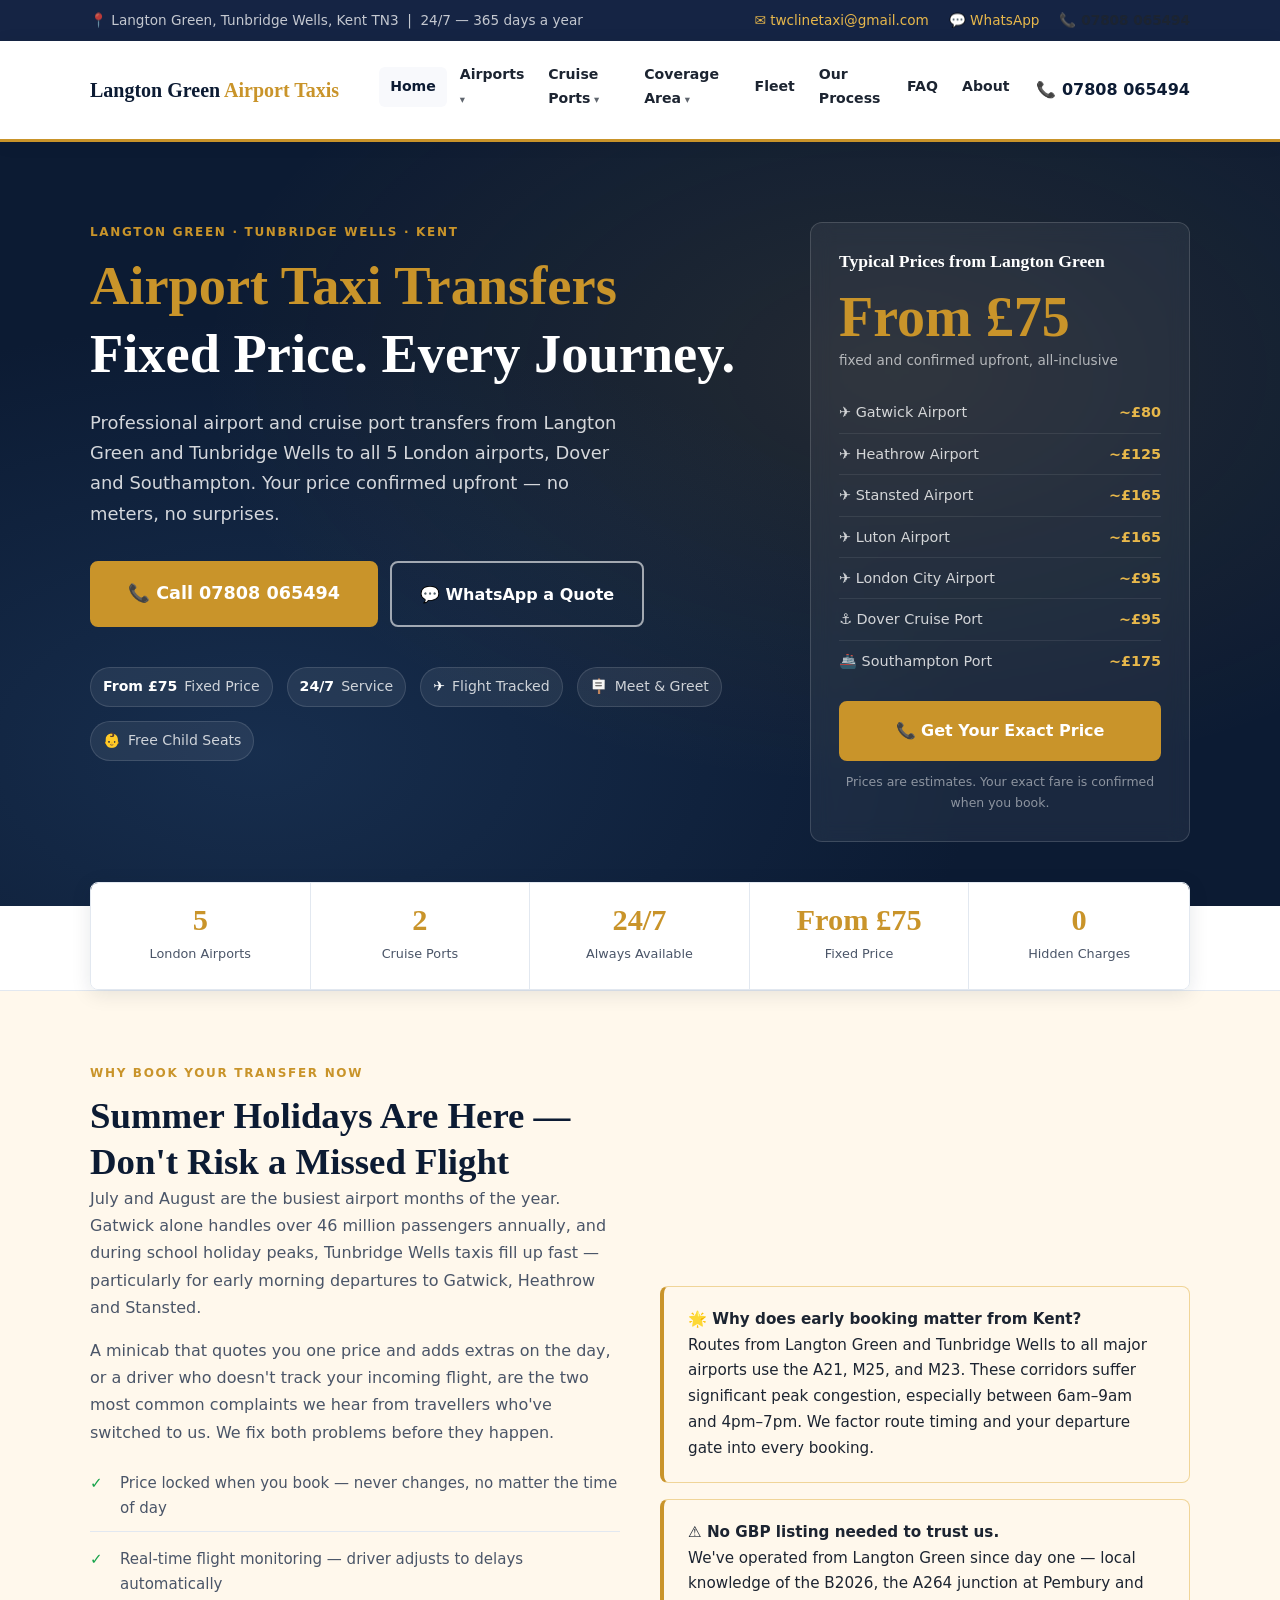
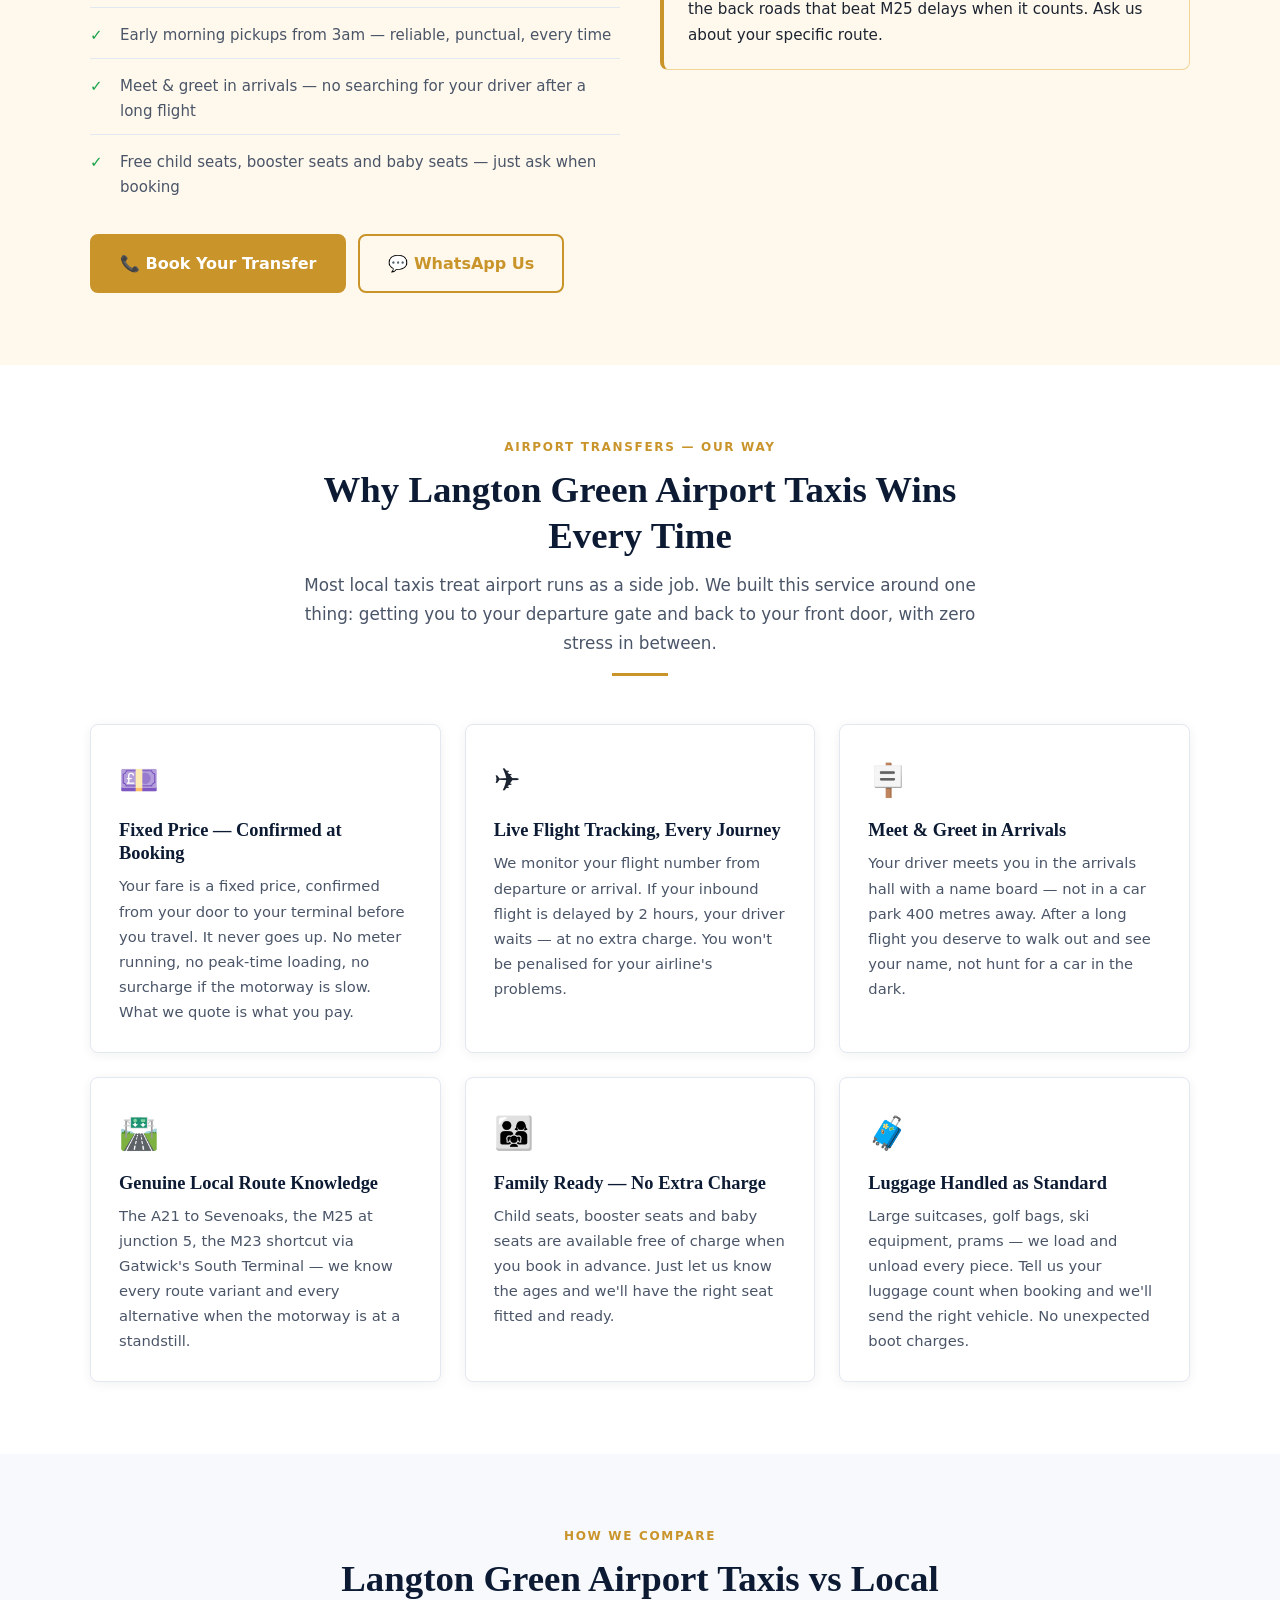
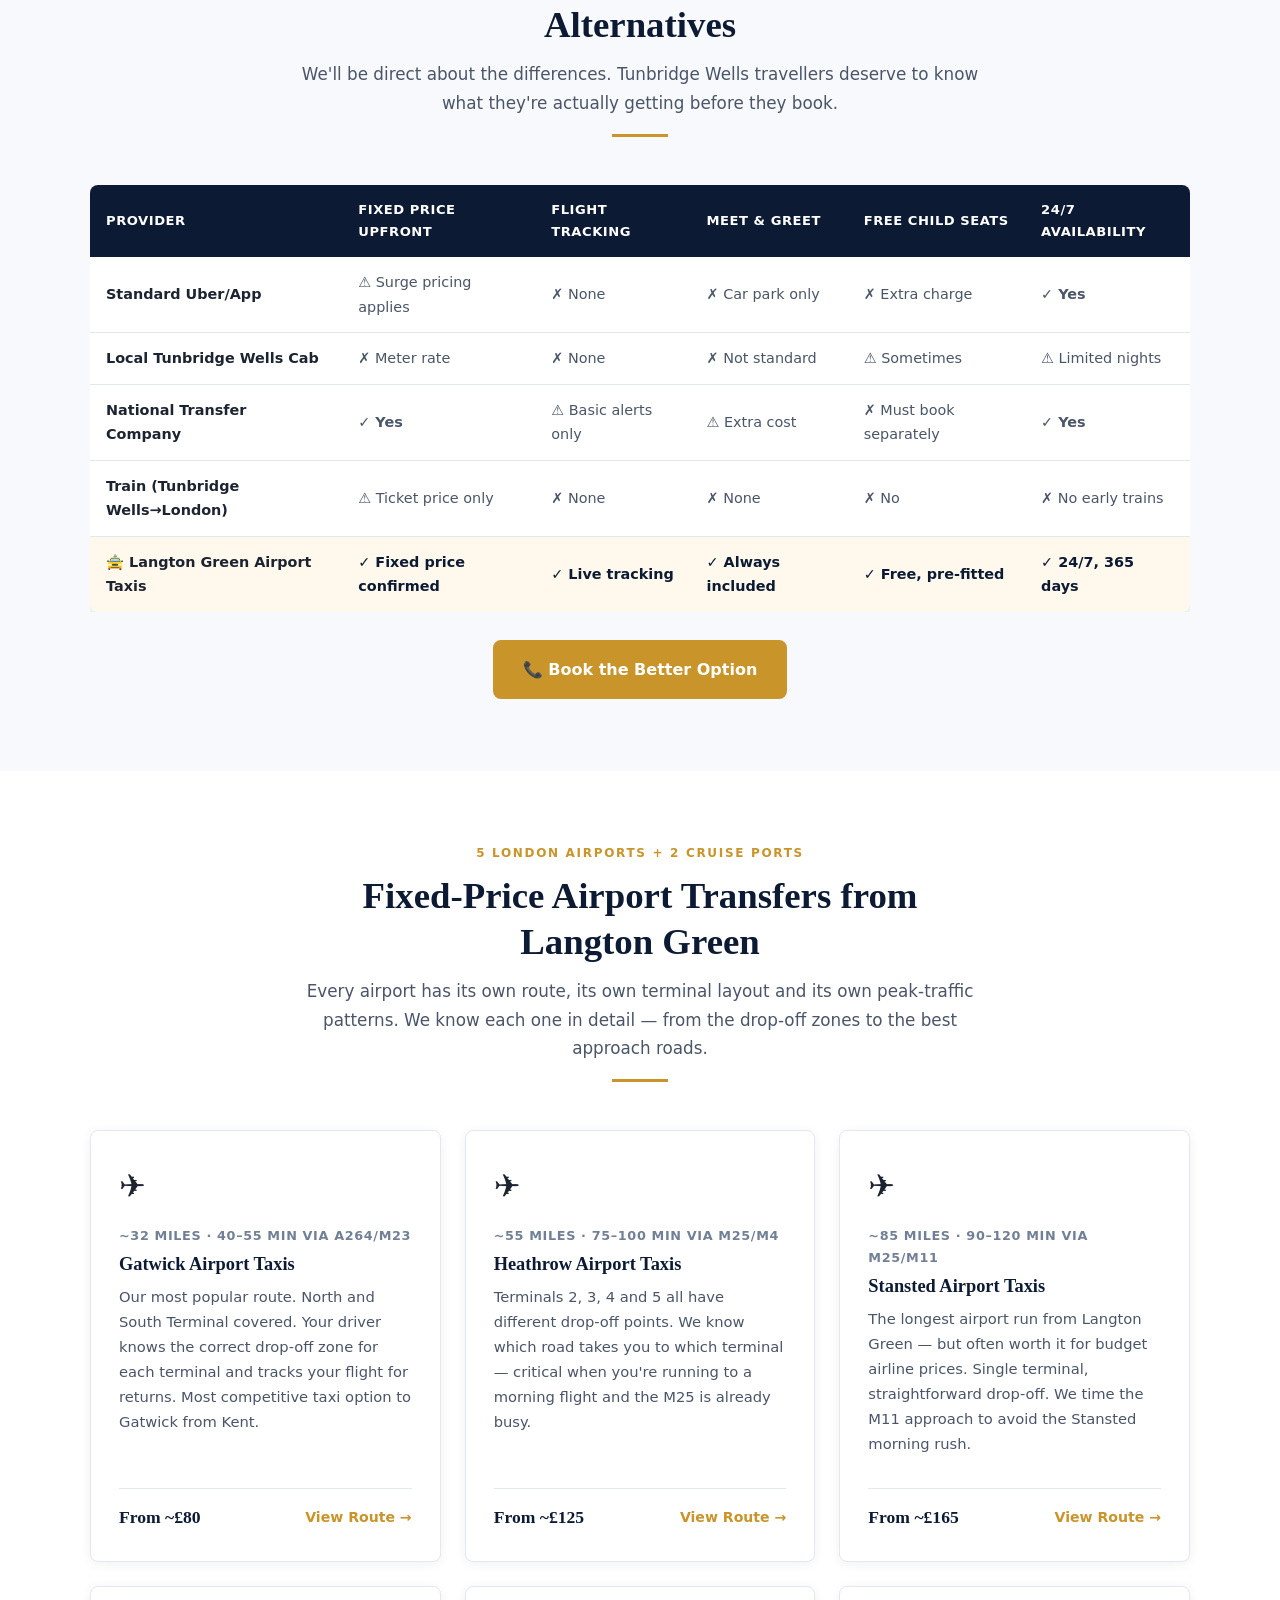
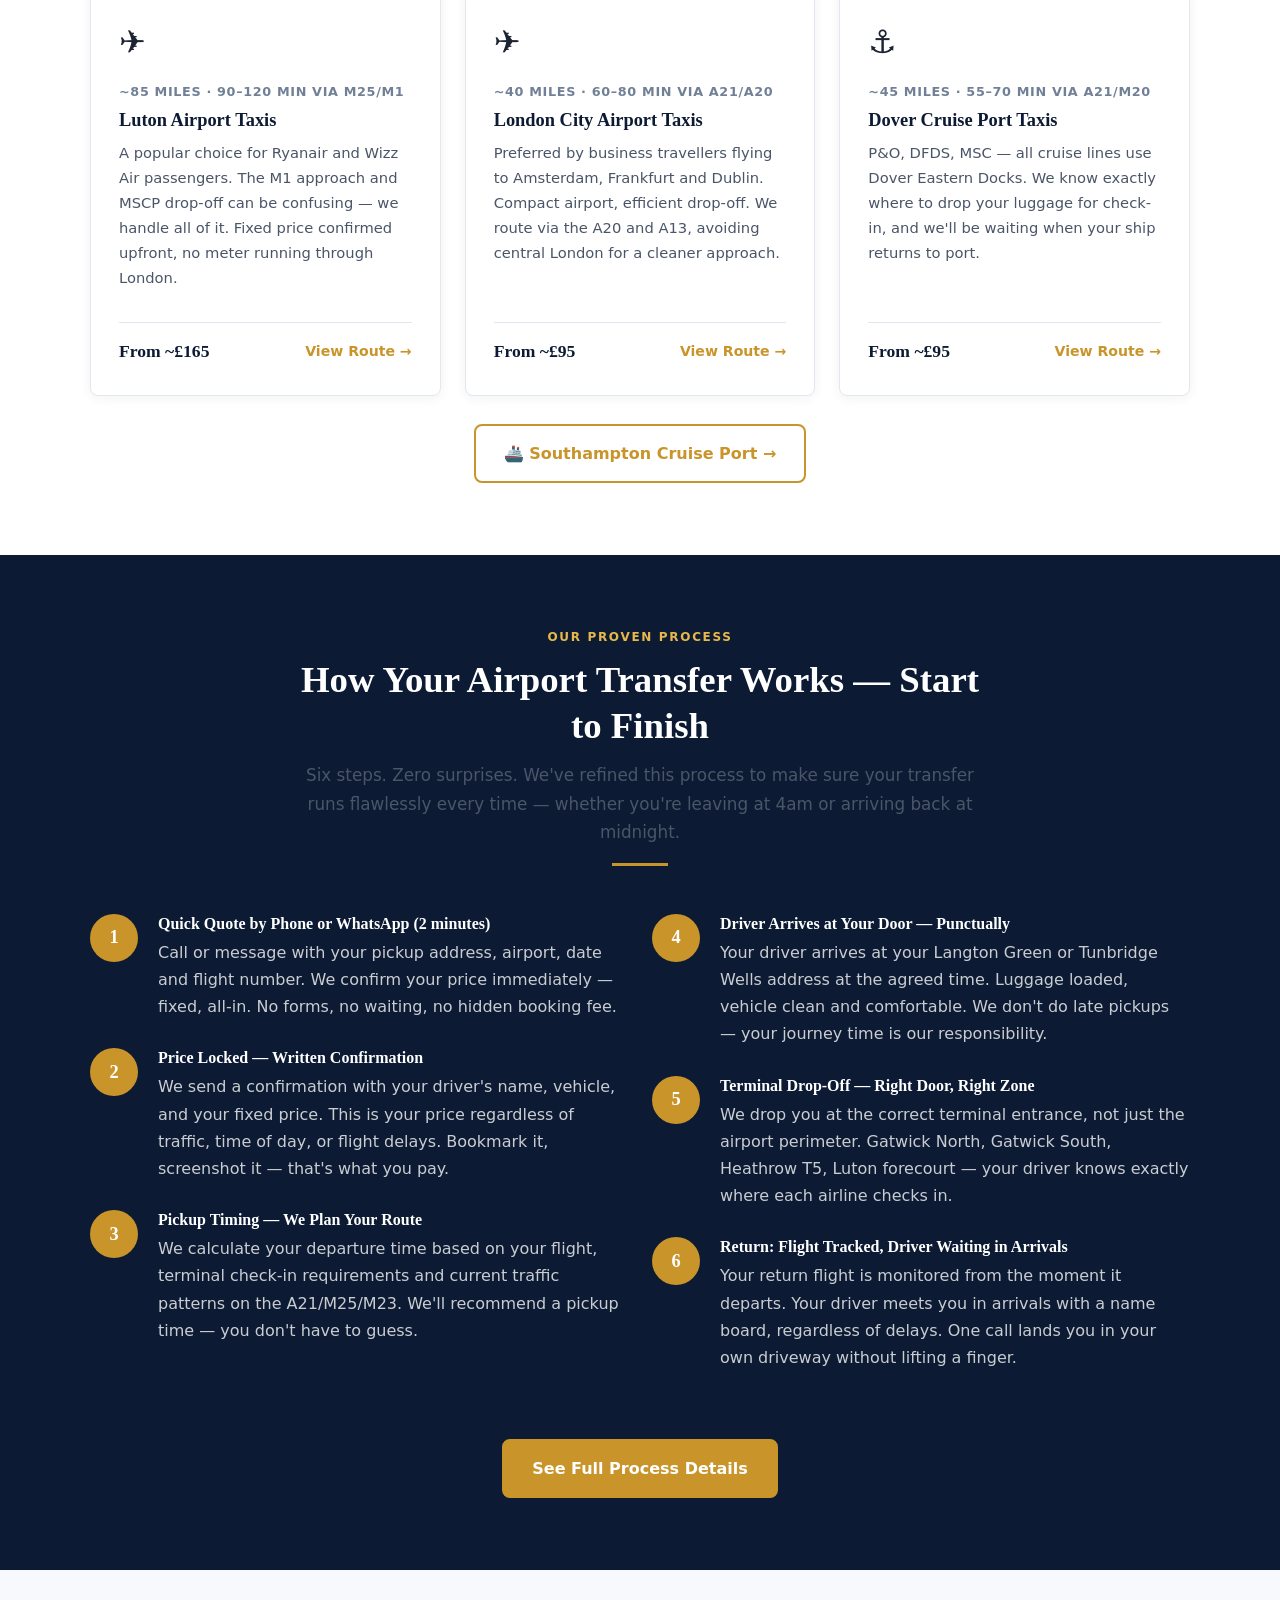
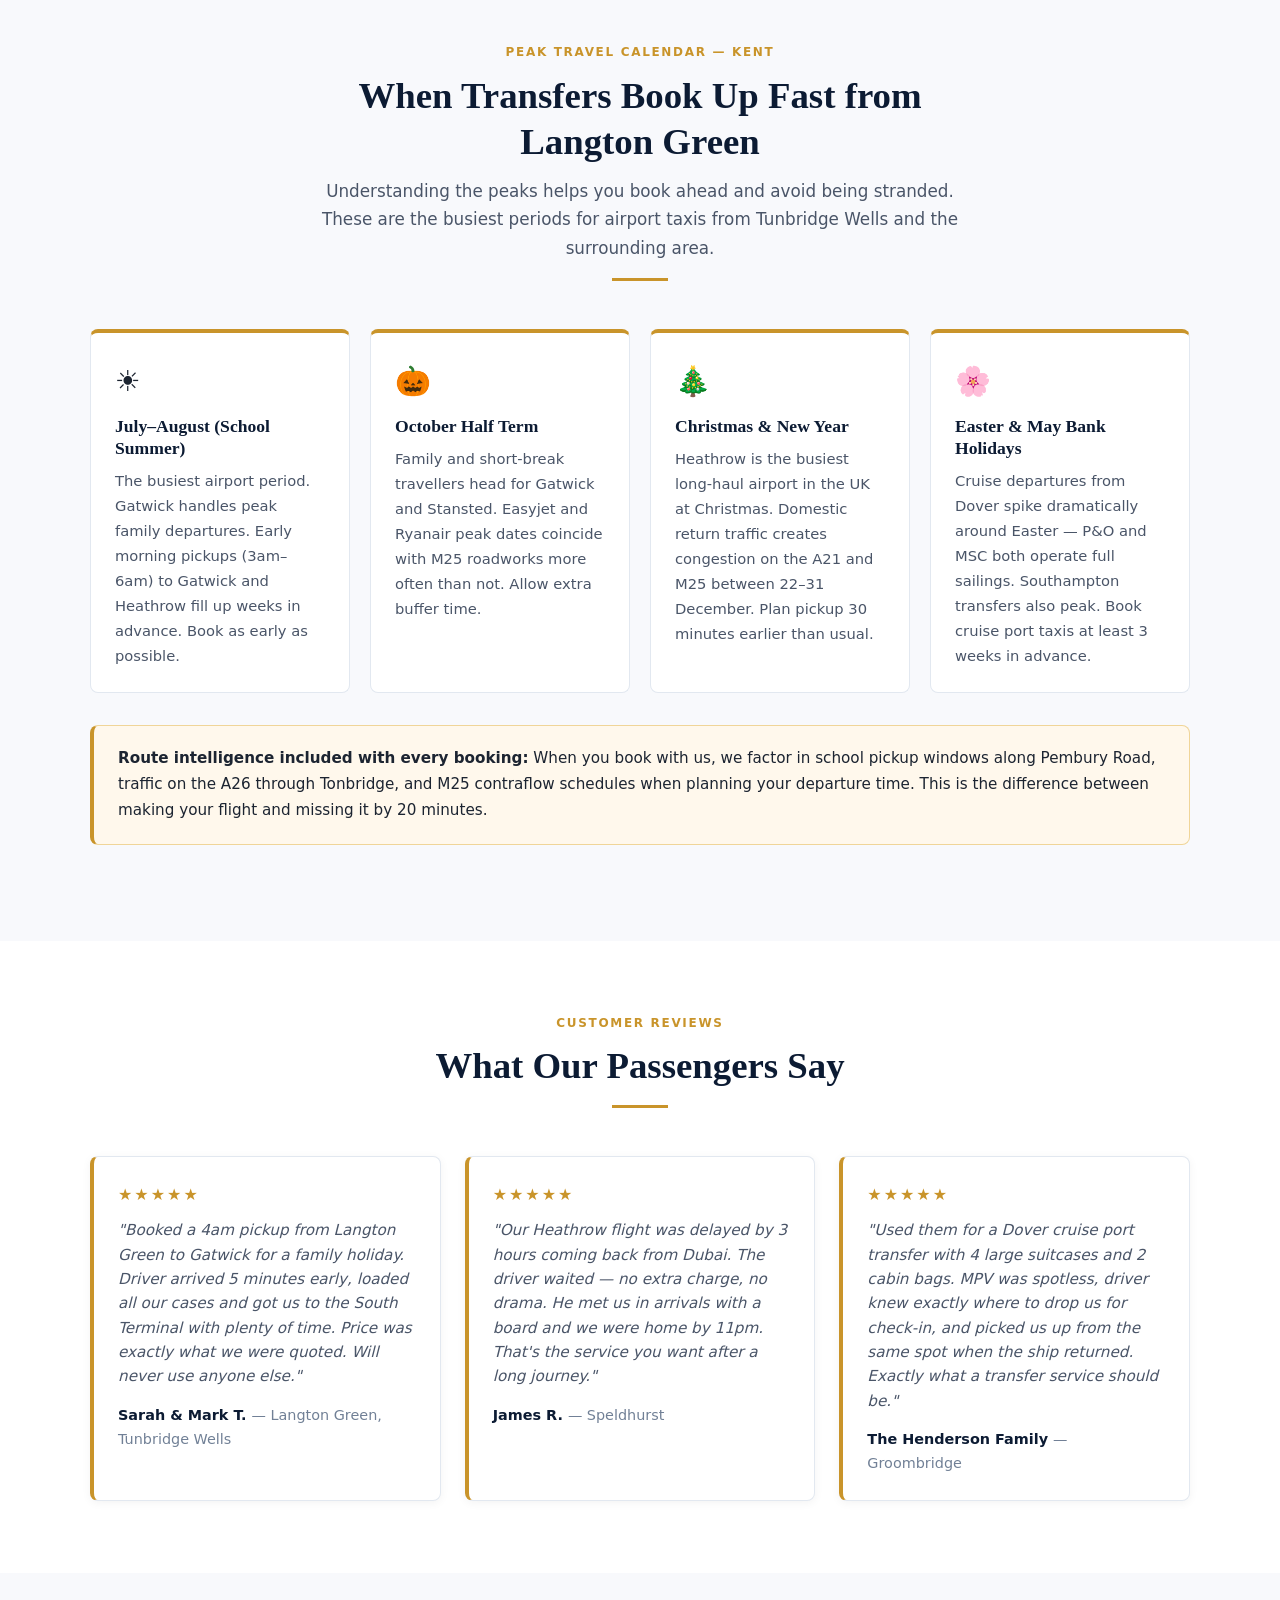
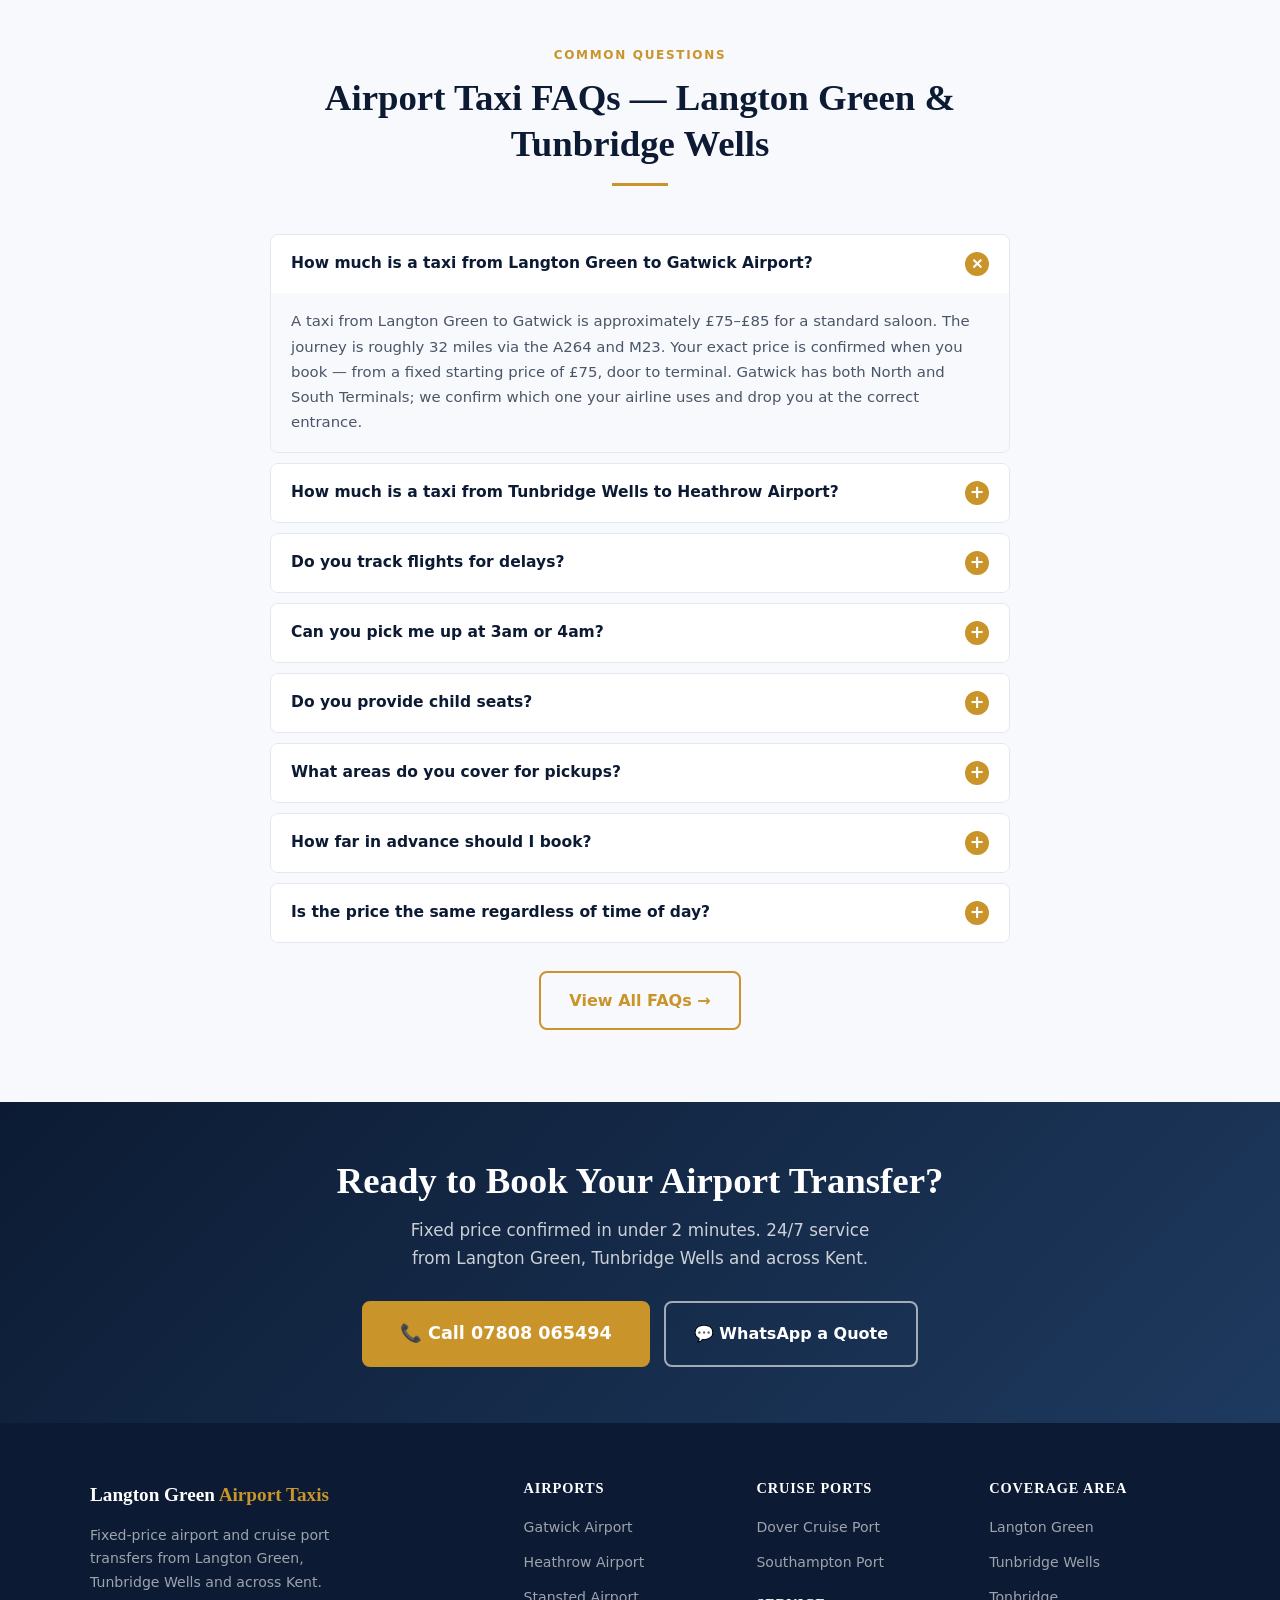
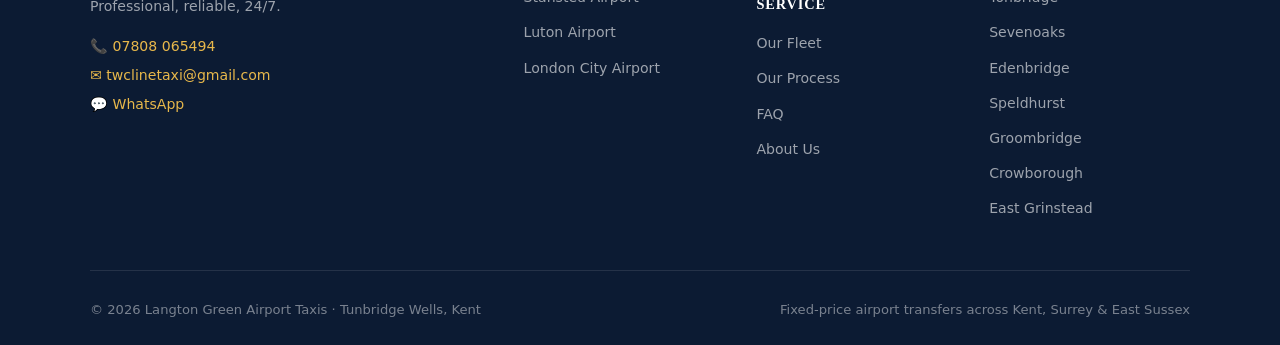
<file: index.html>
<!DOCTYPE html>
<html lang="en">
<head>
<meta charset="UTF-8">
<meta name="viewport" content="width=device-width, initial-scale=1.0">
<meta name="google-site-verification" content="K6M7xZlvAvr0ytrG1b_oMGAnGDMA5GBLVTsDiV_0CNE" />
<title>Langton Green Airport Taxis | Fixed-Price Kent Transfers</title>
<meta name="description" content="Airport taxi from Langton Green & Tunbridge Wells. Fixed prices to Gatwick, Heathrow, Stansted, Luton, London City, Dover & Southampton. 24/7. Call 07808 065494.">
<meta name="keywords" content="airport taxi Langton Green, airport transfers Tunbridge Wells, Gatwick taxi Kent, Heathrow taxi Langton Green, airport transfers Kent, cruise transfer Kent, taxi 07808 065494">
<meta property="og:type" content="website">
<meta property="og:title" content="Langton Green Airport Taxis — Fixed Price to All 5 London Airports">
<meta property="og:description" content="Professional airport transfers from Langton Green & Tunbridge Wells. Fixed prices, flight tracked, meet & greet. 24/7.">
<meta property="og:url" content="https://langtongreenairporttaxis.co.uk/">
<meta property="og:site_name" content="Langton Green Airport Taxis">
<meta name="twitter:card" content="summary">
<meta name="twitter:title" content="Langton Green Airport Taxis — Fixed Price to All 5 London Airports">
<meta name="twitter:description" content="Professional airport transfers from Langton Green & Tunbridge Wells. Fixed prices, flight tracked, meet & greet. 24/7.">
<link rel="canonical" href="https://langtongreenairporttaxis.co.uk/">
<link rel="stylesheet" href="style.css">
<script type="application/ld+json">
{
  "@context": "https://schema.org",
  "@type": "TaxiService",
  "name": "Langton Green Airport Taxis",
  "description": "Fixed-price airport and cruise port taxi transfers from Langton Green and Tunbridge Wells, Kent to all 5 London airports, Dover and Southampton.",
  "url": "https://langtongreenairporttaxis.co.uk/",
  "telephone": "+447808065494",
  "email": "twclinetaxi@gmail.com",
  "areaServed": ["Langton Green", "Tunbridge Wells", "Tonbridge", "Sevenoaks", "Edenbridge", "Penshurst", "Speldhurst", "Groombridge", "Rusthall", "Crowborough", "Uckfield", "East Grinstead", "Forest Row"],
  "priceRange": "From £60",
  "openingHours": "Mo-Su 00:00-23:59",
  "serviceType": ["Airport Transfer", "Cruise Port Transfer", "Executive Taxi"],
  "hasOfferCatalog": {
    "@type": "OfferCatalog",
    "name": "Airport Transfer Services",
    "itemListElement": [
      {"@type": "Offer", "itemOffered": {"@type": "Service", "name": "Gatwick Airport Taxi from Langton Green"}},
      {"@type": "Offer", "itemOffered": {"@type": "Service", "name": "Heathrow Airport Taxi from Langton Green"}},
      {"@type": "Offer", "itemOffered": {"@type": "Service", "name": "Stansted Airport Taxi from Langton Green"}},
      {"@type": "Offer", "itemOffered": {"@type": "Service", "name": "Luton Airport Taxi from Langton Green"}},
      {"@type": "Offer", "itemOffered": {"@type": "Service", "name": "London City Airport Taxi from Langton Green"}}
    ]
  }
}
</script>
<script type="application/ld+json">
{
  "@context": "https://schema.org",
  "@type": "FAQPage",
  "mainEntity": [
    {
      "@type": "Question",
      "name": "How much is a taxi from Langton Green to Gatwick Airport?",
      "acceptedAnswer": {"@type": "Answer", "text": "A taxi from Langton Green to Gatwick Airport is approximately £75–£85 for a standard saloon at a fixed starting price of £75. The journey is roughly 32 miles via the A264 and M23. Your exact price is confirmed before you book — no surprises."}
    },
    {
      "@type": "Question",
      "name": "Do you offer fixed-price airport transfers from Tunbridge Wells?",
      "acceptedAnswer": {"@type": "Answer", "text": "Yes. All our airport transfers are offered at a fixed price agreed before you travel, calculated from your exact pickup address to the airport terminal. The price is confirmed before you travel — no meter running, no peak-time surcharges."}
    },
    {
      "@type": "Question",
      "name": "Do you track flights for delays?",
      "acceptedAnswer": {"@type": "Answer", "text": "Yes. We monitor your flight in real time. If your flight is delayed, your driver adjusts automatically — you are never charged waiting time for delays caused by the airline."}
    },
    {
      "@type": "Question",
      "name": "Can you pick up from any address in Kent?",
      "acceptedAnswer": {"@type": "Answer", "text": "We pick up from Langton Green, Tunbridge Wells, Tonbridge, Sevenoaks, Edenbridge, Crowborough, Uckfield, East Grinstead and surrounding villages in Kent, Surrey and East Sussex. Call or WhatsApp to confirm your address."}
    }
  ]
}
</script>
</head>
<body>

<!-- TOPBAR -->
<div class="topbar">
  <div class="container topbar-inner">
    <span>📍 Langton Green, Tunbridge Wells, Kent TN3 &nbsp;|&nbsp; 24/7 — 365 days a year</span>
    <div class="topbar-right">
      <a href="mailto:twclinetaxi@gmail.com">✉ twclinetaxi@gmail.com</a>
      <a href="https://wa.me/447808065494">💬 WhatsApp</a>
      <a href="tel:+447808065494"><strong>📞 07808 065494</strong></a>
    </div>
  </div>
</div>

<!-- NAV -->
<nav>
  <div class="nav-inner">
    <a href="/" class="logo">Langton Green <span>Airport Taxis</span></a>
    <ul class="nav-links" id="navLinks">
      <li><a href="/" class="active">Home</a></li>
      <li class="has-dropdown">
        <a href="#">Airports</a>
        <div class="dropdown">
          <a href="gatwick.html">✈️ Gatwick Airport</a>
          <a href="heathrow.html">✈️ Heathrow Airport</a>
          <a href="stansted.html">✈️ Stansted Airport</a>
          <a href="luton.html">✈️ Luton Airport</a>
          <a href="london-city.html">✈️ London City Airport</a>
        </div>
      </li>
      <li class="has-dropdown">
        <a href="#">Cruise Ports</a>
        <div class="dropdown">
          <a href="dover.html">⚓ Dover Cruise Port</a>
          <a href="southampton.html">🚢 Southampton Cruise Port</a>
        </div>
      </li>
      <li class="has-dropdown">
        <a href="#">Coverage Area</a>
        <div class="dropdown">
          <a href="tonbridge.html">📍 Tonbridge</a>
          <a href="sevenoaks.html">📍 Sevenoaks</a>
        </div>
      </li>
      <li><a href="fleet.html">Fleet</a></li>
      <li><a href="process.html">Our Process</a></li>
      <li><a href="faq.html">FAQ</a></li>
      <li><a href="about.html">About</a></li>
    </ul>
    <div class="nav-cta">
      <a href="tel:+447808065494" class="nav-phone-link">📞 07808 065494</a>
      <button class="hamburger" id="menuBtn" aria-label="Menu">
        <span></span><span></span><span></span>
      </button>
    </div>
  </div>
</nav>

<!-- HERO -->
<section class="hero">
  <div class="container">
    <div class="hero-grid">
      <div class="hero-content">
        <span class="eyebrow">Langton Green · Tunbridge Wells · Kent</span>
        <h1><em>Airport Taxi Transfers</em><br>Fixed Price. Every Journey.</h1>
        <p class="hero-lead">Professional airport and cruise port transfers from Langton Green and Tunbridge Wells to all 5 London airports, Dover and Southampton. Your price confirmed upfront — no meters, no surprises.</p>
        <div class="hero-ctas">
          <a href="tel:+447808065494" class="btn btn-gold btn-lg">📞 Call 07808 065494</a>
          <a href="https://wa.me/447808065494?text=Hi, I need an airport transfer quote" class="btn btn-outline-white">💬 WhatsApp a Quote</a>
        </div>
        <div class="hero-badges">
          <span class="h-badge"><strong>From £75</strong> Fixed Price</span>
          <span class="h-badge"><strong>24/7</strong> Service</span>
          <span class="h-badge"><strong>✈</strong> Flight Tracked</span>
          <span class="h-badge"><strong>🪧</strong> Meet & Greet</span>
          <span class="h-badge"><strong>👶</strong> Free Child Seats</span>
        </div>
      </div>
      <div class="hero-card">
        <h3>Typical Prices from Langton Green</h3>
        <div class="price-big">From £75</div>
        <div class="price-label">fixed and confirmed upfront, all-inclusive</div>
        <ul class="airport-list">
          <li>✈️ Gatwick Airport <span>~£80</span></li>
          <li>✈️ Heathrow Airport <span>~£125</span></li>
          <li>✈️ Stansted Airport <span>~£165</span></li>
          <li>✈️ Luton Airport <span>~£165</span></li>
          <li>✈️ London City Airport <span>~£95</span></li>
          <li>⚓ Dover Cruise Port <span>~£95</span></li>
          <li>🚢 Southampton Port <span>~£175</span></li>
        </ul>
        <a href="tel:+447808065494" class="btn btn-gold" style="width:100%; justify-content:center;">📞 Get Your Exact Price</a>
        <p style="color:rgba(255,255,255,0.5); font-size:0.78rem; margin-top:10px; text-align:center;">Prices are estimates. Your exact fare is confirmed when you book.</p>
      </div>
    </div>
  </div>
</section>

<!-- TRUST STRIP -->
<div class="trust-strip">
  <div class="container">
    <div class="trust-grid">
      <div class="t-item"><span class="t-num">5</span><span class="t-label">London Airports</span></div>
      <div class="t-item"><span class="t-num">2</span><span class="t-label">Cruise Ports</span></div>
      <div class="t-item"><span class="t-num">24/7</span><span class="t-label">Always Available</span></div>
      <div class="t-item"><span class="t-num">From £75</span><span class="t-label">Fixed Price</span></div>
      <div class="t-item"><span class="t-num">0</span><span class="t-label">Hidden Charges</span></div>
    </div>
  </div>
</div>

<!-- WHAT SETS US APART (urgency / why act now — mirrors teacher site's seasonal urgency) -->
<section class="section section-gold-pale">
  <div class="container">
    <div class="grid-2" style="align-items:center; gap:40px;">
      <div>
        <span class="eyebrow">Why Book Your Transfer Now</span>
        <h2>Summer Holidays Are Here — Don't Risk a Missed Flight</h2>
        <p>July and August are the busiest airport months of the year. Gatwick alone handles over 46 million passengers annually, and during school holiday peaks, Tunbridge Wells taxis fill up fast — particularly for early morning departures to Gatwick, Heathrow and Stansted.</p>
        <p>A minicab that quotes you one price and adds extras on the day, or a driver who doesn't track your incoming flight, are the two most common complaints we hear from travellers who've switched to us. We fix both problems before they happen.</p>
        <ul class="check-list">
          <li>Price locked when you book — never changes, no matter the time of day</li>
          <li>Real-time flight monitoring — driver adjusts to delays automatically</li>
          <li>Early morning pickups from 3am — reliable, punctual, every time</li>
          <li>Meet & greet in arrivals — no searching for your driver after a long flight</li>
          <li>Free child seats, booster seats and baby seats — just ask when booking</li>
        </ul>
        <div style="margin-top:24px; display:flex; gap:12px; flex-wrap:wrap;">
          <a href="tel:+447808065494" class="btn btn-gold">📞 Book Your Transfer</a>
          <a href="https://wa.me/447808065494" class="btn btn-outline-gold">💬 WhatsApp Us</a>
        </div>
      </div>
      <div>
        <div class="info-box" style="margin:0 0 16px;">
          <p><strong>🌟 Why does early booking matter from Kent?</strong><br>Routes from Langton Green and Tunbridge Wells to all major airports use the A21, M25, and M23. These corridors suffer significant peak congestion, especially between 6am–9am and 4pm–7pm. We factor route timing and your departure gate into every booking.</p>
        </div>
        <div class="info-box" style="margin:0;">
          <p><strong>⚠️ No GBP listing needed to trust us.</strong><br>We've operated from Langton Green since day one — local knowledge of the B2026, the A264 junction at Pembury and the back roads that beat M25 delays when it counts. Ask us about your specific route.</p>
        </div>
      </div>
    </div>
  </div>
</section>

<!-- WHY US (mirrors teacher site differentiation section) -->
<section class="section">
  <div class="container">
    <div class="section-header">
      <span class="eyebrow">Airport Transfers — Our Way</span>
      <h2>Why Langton Green Airport Taxis Wins Every Time</h2>
      <p>Most local taxis treat airport runs as a side job. We built this service around one thing: getting you to your departure gate and back to your front door, with zero stress in between.</p>
      <div class="divider"></div>
    </div>
    <div class="grid-3">
      <div class="service-card">
        <span class="sc-icon">💷</span>
        <h3>Fixed Price — Confirmed at Booking</h3>
        <p>Your fare is a fixed price, confirmed from your door to your terminal before you travel. It never goes up. No meter running, no peak-time loading, no surcharge if the motorway is slow. What we quote is what you pay.</p>
      </div>
      <div class="service-card">
        <span class="sc-icon">✈️</span>
        <h3>Live Flight Tracking, Every Journey</h3>
        <p>We monitor your flight number from departure or arrival. If your inbound flight is delayed by 2 hours, your driver waits — at no extra charge. You won't be penalised for your airline's problems.</p>
      </div>
      <div class="service-card">
        <span class="sc-icon">🪧</span>
        <h3>Meet & Greet in Arrivals</h3>
        <p>Your driver meets you in the arrivals hall with a name board — not in a car park 400 metres away. After a long flight you deserve to walk out and see your name, not hunt for a car in the dark.</p>
      </div>
      <div class="service-card">
        <span class="sc-icon">🛣️</span>
        <h3>Genuine Local Route Knowledge</h3>
        <p>The A21 to Sevenoaks, the M25 at junction 5, the M23 shortcut via Gatwick's South Terminal — we know every route variant and every alternative when the motorway is at a standstill.</p>
      </div>
      <div class="service-card">
        <span class="sc-icon">👨‍👩‍👧</span>
        <h3>Family Ready — No Extra Charge</h3>
        <p>Child seats, booster seats and baby seats are available free of charge when you book in advance. Just let us know the ages and we'll have the right seat fitted and ready.</p>
      </div>
      <div class="service-card">
        <span class="sc-icon">🧳</span>
        <h3>Luggage Handled as Standard</h3>
        <p>Large suitcases, golf bags, ski equipment, prams — we load and unload every piece. Tell us your luggage count when booking and we'll send the right vehicle. No unexpected boot charges.</p>
      </div>
    </div>
  </div>
</section>

<!-- COMPARE TABLE (mirrors teacher site) -->
<section class="section section-light">
  <div class="container">
    <div class="section-header">
      <span class="eyebrow">How We Compare</span>
      <h2>Langton Green Airport Taxis vs Local Alternatives</h2>
      <p>We'll be direct about the differences. Tunbridge Wells travellers deserve to know what they're actually getting before they book.</p>
      <div class="divider"></div>
    </div>
    <div class="compare-wrap">
      <table class="compare-table">
        <thead>
          <tr>
            <th>Provider</th>
            <th>Fixed Price Upfront</th>
            <th>Flight Tracking</th>
            <th>Meet & Greet</th>
            <th>Free Child Seats</th>
            <th>24/7 Availability</th>
          </tr>
        </thead>
        <tbody>
          <tr>
            <td><strong>Standard Uber/App</strong></td>
            <td class="maybe">⚠️ Surge pricing applies</td>
            <td class="no">✗ None</td>
            <td class="no">✗ Car park only</td>
            <td class="no">✗ Extra charge</td>
            <td class="yes">✓ Yes</td>
          </tr>
          <tr>
            <td><strong>Local Tunbridge Wells Cab</strong></td>
            <td class="no">✗ Meter rate</td>
            <td class="no">✗ None</td>
            <td class="no">✗ Not standard</td>
            <td class="maybe">⚠️ Sometimes</td>
            <td class="maybe">⚠️ Limited nights</td>
          </tr>
          <tr>
            <td><strong>National Transfer Company</strong></td>
            <td class="yes">✓ Yes</td>
            <td class="maybe">⚠️ Basic alerts only</td>
            <td class="maybe">⚠️ Extra cost</td>
            <td class="no">✗ Must book separately</td>
            <td class="yes">✓ Yes</td>
          </tr>
          <tr>
            <td><strong>Train (Tunbridge Wells→London)</strong></td>
            <td class="maybe">⚠️ Ticket price only</td>
            <td class="no">✗ None</td>
            <td class="no">✗ None</td>
            <td class="no">✗ No</td>
            <td class="no">✗ No early trains</td>
          </tr>
          <tr class="us-row">
            <td><strong>🚖 Langton Green Airport Taxis</strong></td>
            <td class="yes">✓ Fixed price confirmed</td>
            <td class="yes">✓ Live tracking</td>
            <td class="yes">✓ Always included</td>
            <td class="yes">✓ Free, pre-fitted</td>
            <td class="yes">✓ 24/7, 365 days</td>
          </tr>
        </tbody>
      </table>
    </div>
    <div style="text-align:center; margin-top:28px;">
      <a href="tel:+447808065494" class="btn btn-gold">📞 Book the Better Option</a>
    </div>
  </div>
</section>

<!-- AIRPORTS SECTION -->
<section class="section">
  <div class="container">
    <div class="section-header">
      <span class="eyebrow">5 London Airports + 2 Cruise Ports</span>
      <h2>Fixed-Price Airport Transfers from Langton Green</h2>
      <p>Every airport has its own route, its own terminal layout and its own peak-traffic patterns. We know each one in detail — from the drop-off zones to the best approach roads.</p>
      <div class="divider"></div>
    </div>
    <div class="grid-3">
      <a href="gatwick.html" class="service-card" style="text-decoration:none; color:inherit;">
        <span class="sc-icon">✈️</span>
        <span class="sc-dist">~32 miles · 40–55 min via A264/M23</span>
        <h3>Gatwick Airport Taxis</h3>
        <p>Our most popular route. North and South Terminal covered. Your driver knows the correct drop-off zone for each terminal and tracks your flight for returns. Most competitive taxi option to Gatwick from Kent.</p>
        <div class="sc-price"><span class="sc-price-val">From ~£80</span><span class="sc-link">View Route →</span></div>
      </a>
      <a href="heathrow.html" class="service-card" style="text-decoration:none; color:inherit;">
        <span class="sc-icon">✈️</span>
        <span class="sc-dist">~55 miles · 75–100 min via M25/M4</span>
        <h3>Heathrow Airport Taxis</h3>
        <p>Terminals 2, 3, 4 and 5 all have different drop-off points. We know which road takes you to which terminal — critical when you're running to a morning flight and the M25 is already busy.</p>
        <div class="sc-price"><span class="sc-price-val">From ~£125</span><span class="sc-link">View Route →</span></div>
      </a>
      <a href="stansted.html" class="service-card" style="text-decoration:none; color:inherit;">
        <span class="sc-icon">✈️</span>
        <span class="sc-dist">~85 miles · 90–120 min via M25/M11</span>
        <h3>Stansted Airport Taxis</h3>
        <p>The longest airport run from Langton Green — but often worth it for budget airline prices. Single terminal, straightforward drop-off. We time the M11 approach to avoid the Stansted morning rush.</p>
        <div class="sc-price"><span class="sc-price-val">From ~£165</span><span class="sc-link">View Route →</span></div>
      </a>
      <a href="luton.html" class="service-card" style="text-decoration:none; color:inherit;">
        <span class="sc-icon">✈️</span>
        <span class="sc-dist">~85 miles · 90–120 min via M25/M1</span>
        <h3>Luton Airport Taxis</h3>
        <p>A popular choice for Ryanair and Wizz Air passengers. The M1 approach and MSCP drop-off can be confusing — we handle all of it. Fixed price confirmed upfront, no meter running through London.</p>
        <div class="sc-price"><span class="sc-price-val">From ~£165</span><span class="sc-link">View Route →</span></div>
      </a>
      <a href="london-city.html" class="service-card" style="text-decoration:none; color:inherit;">
        <span class="sc-icon">✈️</span>
        <span class="sc-dist">~40 miles · 60–80 min via A21/A20</span>
        <h3>London City Airport Taxis</h3>
        <p>Preferred by business travellers flying to Amsterdam, Frankfurt and Dublin. Compact airport, efficient drop-off. We route via the A20 and A13, avoiding central London for a cleaner approach.</p>
        <div class="sc-price"><span class="sc-price-val">From ~£95</span><span class="sc-link">View Route →</span></div>
      </a>
      <a href="dover.html" class="service-card" style="text-decoration:none; color:inherit;">
        <span class="sc-icon">⚓</span>
        <span class="sc-dist">~45 miles · 55–70 min via A21/M20</span>
        <h3>Dover Cruise Port Taxis</h3>
        <p>P&O, DFDS, MSC — all cruise lines use Dover Eastern Docks. We know exactly where to drop your luggage for check-in, and we'll be waiting when your ship returns to port.</p>
        <div class="sc-price"><span class="sc-price-val">From ~£95</span><span class="sc-link">View Route →</span></div>
      </a>
    </div>
    <div style="text-align:center; margin-top:28px;">
      <a href="southampton.html" class="btn btn-outline-gold">🚢 Southampton Cruise Port →</a>
    </div>
  </div>
</section>

<!-- 6-STEP PROCESS (mirrors teacher site) -->
<section class="section section-dark">
  <div class="container">
    <div class="section-header">
      <span class="eyebrow">Our Proven Process</span>
      <h2>How Your Airport Transfer Works — Start to Finish</h2>
      <p>Six steps. Zero surprises. We've refined this process to make sure your transfer runs flawlessly every time — whether you're leaving at 4am or arriving back at midnight.</p>
      <div class="divider"></div>
    </div>
    <div class="grid-2">
      <div>
        <div class="step-row">
          <div class="step-num-circle">1</div>
          <div class="step-body">
            <h4>Quick Quote by Phone or WhatsApp (2 minutes)</h4>
            <p>Call or message with your pickup address, airport, date and flight number. We confirm your price immediately — fixed, all-in. No forms, no waiting, no hidden booking fee.</p>
          </div>
        </div>
        <div class="step-row">
          <div class="step-num-circle">2</div>
          <div class="step-body">
            <h4>Price Locked — Written Confirmation</h4>
            <p>We send a confirmation with your driver's name, vehicle, and your fixed price. This is your price regardless of traffic, time of day, or flight delays. Bookmark it, screenshot it — that's what you pay.</p>
          </div>
        </div>
        <div class="step-row">
          <div class="step-num-circle">3</div>
          <div class="step-body">
            <h4>Pickup Timing — We Plan Your Route</h4>
            <p>We calculate your departure time based on your flight, terminal check-in requirements and current traffic patterns on the A21/M25/M23. We'll recommend a pickup time — you don't have to guess.</p>
          </div>
        </div>
      </div>
      <div>
        <div class="step-row">
          <div class="step-num-circle">4</div>
          <div class="step-body">
            <h4>Driver Arrives at Your Door — Punctually</h4>
            <p>Your driver arrives at your Langton Green or Tunbridge Wells address at the agreed time. Luggage loaded, vehicle clean and comfortable. We don't do late pickups — your journey time is our responsibility.</p>
          </div>
        </div>
        <div class="step-row">
          <div class="step-num-circle">5</div>
          <div class="step-body">
            <h4>Terminal Drop-Off — Right Door, Right Zone</h4>
            <p>We drop you at the correct terminal entrance, not just the airport perimeter. Gatwick North, Gatwick South, Heathrow T5, Luton forecourt — your driver knows exactly where each airline checks in.</p>
          </div>
        </div>
        <div class="step-row">
          <div class="step-num-circle">6</div>
          <div class="step-body">
            <h4>Return: Flight Tracked, Driver Waiting in Arrivals</h4>
            <p>Your return flight is monitored from the moment it departs. Your driver meets you in arrivals with a name board, regardless of delays. One call lands you in your own driveway without lifting a finger.</p>
          </div>
        </div>
      </div>
    </div>
    <div style="text-align:center; margin-top:40px;">
      <a href="process.html" class="btn btn-gold">See Full Process Details</a>
    </div>
  </div>
</section>

<!-- SEASONAL / TIMING SECTION -->
<section class="section section-light">
  <div class="container">
    <div class="section-header">
      <span class="eyebrow">Peak Travel Calendar — Kent</span>
      <h2>When Transfers Book Up Fast from Langton Green</h2>
      <p>Understanding the peaks helps you book ahead and avoid being stranded. These are the busiest periods for airport taxis from Tunbridge Wells and the surrounding area.</p>
      <div class="divider"></div>
    </div>
    <div class="grid-4">
      <div class="season-card">
        <span class="season-emoji">☀️</span>
        <h3>July–August (School Summer)</h3>
        <p>The busiest airport period. Gatwick handles peak family departures. Early morning pickups (3am–6am) to Gatwick and Heathrow fill up weeks in advance. Book as early as possible.</p>
      </div>
      <div class="season-card">
        <span class="season-emoji">🎃</span>
        <h3>October Half Term</h3>
        <p>Family and short-break travellers head for Gatwick and Stansted. Easyjet and Ryanair peak dates coincide with M25 roadworks more often than not. Allow extra buffer time.</p>
      </div>
      <div class="season-card">
        <span class="season-emoji">🎄</span>
        <h3>Christmas & New Year</h3>
        <p>Heathrow is the busiest long-haul airport in the UK at Christmas. Domestic return traffic creates congestion on the A21 and M25 between 22–31 December. Plan pickup 30 minutes earlier than usual.</p>
      </div>
      <div class="season-card">
        <span class="season-emoji">🌸</span>
        <h3>Easter & May Bank Holidays</h3>
        <p>Cruise departures from Dover spike dramatically around Easter — P&O and MSC both operate full sailings. Southampton transfers also peak. Book cruise port taxis at least 3 weeks in advance.</p>
      </div>
    </div>
    <div class="info-box mt-32">
      <p><strong>Route intelligence included with every booking:</strong> When you book with us, we factor in school pickup windows along Pembury Road, traffic on the A26 through Tonbridge, and M25 contraflow schedules when planning your departure time. This is the difference between making your flight and missing it by 20 minutes.</p>
    </div>
  </div>
</section>

<!-- REVIEWS (mirrors teacher testimonials) -->
<section class="section">
  <div class="container">
    <div class="section-header">
      <span class="eyebrow">Customer Reviews</span>
      <h2>What Our Passengers Say</h2>
      <div class="divider"></div>
    </div>
    <div class="grid-3">
      <div class="review-card">
        <div class="stars">★★★★★</div>
        <p class="review-text">"Booked a 4am pickup from Langton Green to Gatwick for a family holiday. Driver arrived 5 minutes early, loaded all our cases and got us to the South Terminal with plenty of time. Price was exactly what we were quoted. Will never use anyone else."</p>
        <div class="review-meta">Sarah & Mark T. <span>— Langton Green, Tunbridge Wells</span></div>
      </div>
      <div class="review-card">
        <div class="stars">★★★★★</div>
        <p class="review-text">"Our Heathrow flight was delayed by 3 hours coming back from Dubai. The driver waited — no extra charge, no drama. He met us in arrivals with a board and we were home by 11pm. That's the service you want after a long journey."</p>
        <div class="review-meta">James R. <span>— Speldhurst</span></div>
      </div>
      <div class="review-card">
        <div class="stars">★★★★★</div>
        <p class="review-text">"Used them for a Dover cruise port transfer with 4 large suitcases and 2 cabin bags. MPV was spotless, driver knew exactly where to drop us for check-in, and picked us up from the same spot when the ship returned. Exactly what a transfer service should be."</p>
        <div class="review-meta">The Henderson Family <span>— Groombridge</span></div>
      </div>
    </div>
  </div>
</section>

<!-- FAQ SECTION -->
<section class="section section-light">
  <div class="container">
    <div class="section-header">
      <span class="eyebrow">Common Questions</span>
      <h2>Airport Taxi FAQs — Langton Green & Tunbridge Wells</h2>
      <div class="divider"></div>
    </div>
    <div style="max-width:740px; margin:0 auto;">
      <div class="faq-item open">
        <div class="faq-q" onclick="toggleFaq(this)">How much is a taxi from Langton Green to Gatwick Airport?<span class="faq-toggle">+</span></div>
        <div class="faq-a"><p>A taxi from Langton Green to Gatwick is approximately £75–£85 for a standard saloon. The journey is roughly 32 miles via the A264 and M23. Your exact price is confirmed when you book — from a fixed starting price of £75, door to terminal. Gatwick has both North and South Terminals; we confirm which one your airline uses and drop you at the correct entrance.</p></div>
      </div>
      <div class="faq-item">
        <div class="faq-q" onclick="toggleFaq(this)">How much is a taxi from Tunbridge Wells to Heathrow Airport?<span class="faq-toggle">+</span></div>
        <div class="faq-a"><p>A taxi from Tunbridge Wells to Heathrow Airport is typically £120–£135 for a saloon. The route goes via the A21 to the M25 (junction 5) and then west on the M25 to the M4 slip for Heathrow. Travel time is usually 75–100 minutes outside peak hours — we recommend allowing 2 hours if your flight departs between 6am and 9am due to M25 traffic around the Godstone and Clacket Lane sections.</p></div>
      </div>
      <div class="faq-item">
        <div class="faq-q" onclick="toggleFaq(this)">Do you track flights for delays?<span class="faq-toggle">+</span></div>
        <div class="faq-a"><p>Yes, always. We monitor your flight number in real time for both departures and arrivals. If your inbound flight is delayed, your driver adjusts automatically — you're never charged for waiting caused by airline delays. We ask for your flight number at the time of booking, and we monitor it from the moment you provide it.</p></div>
      </div>
      <div class="faq-item">
        <div class="faq-q" onclick="toggleFaq(this)">Can you pick me up at 3am or 4am?<span class="faq-toggle">+</span></div>
        <div class="faq-a"><p>Yes. We operate 24 hours a day, 365 days a year. Early morning pickups — 3am, 4am, 5am — are among our most common bookings from the Langton Green and Tunbridge Wells area. The road is clear at that hour and the journey to Gatwick typically takes 35–40 minutes at that time of day. We simply ask that you book in advance so we can confirm your driver and vehicle.</p></div>
      </div>
      <div class="faq-item">
        <div class="faq-q" onclick="toggleFaq(this)">Do you provide child seats?<span class="faq-toggle">+</span></div>
        <div class="faq-a"><p>Yes, free of charge. We carry infant carriers, child seats and booster seats. When you book, tell us the ages of the children travelling and we'll fit the correct seat. Child seats are fitted before your driver arrives at your address — not installed in the car park at the airport.</p></div>
      </div>
      <div class="faq-item">
        <div class="faq-q" onclick="toggleFaq(this)">What areas do you cover for pickups?<span class="faq-toggle">+</span></div>
        <div class="faq-a"><p>We pick up from Langton Green, Tunbridge Wells, Tonbridge, Sevenoaks, Edenbridge, Penshurst, Speldhurst, Groombridge, Rusthall, Crowborough, Uckfield, East Grinstead, Forest Row and surrounding villages in Kent, Surrey and East Sussex. If you're unsure whether we cover your address, call or WhatsApp us — we'll confirm within minutes.</p></div>
      </div>
      <div class="faq-item">
        <div class="faq-q" onclick="toggleFaq(this)">How far in advance should I book?<span class="faq-toggle">+</span></div>
        <div class="faq-a"><p>For regular transfers, 24–48 hours notice is usually sufficient. For peak periods — school summer holidays (July–August), Christmas and New Year, Easter, and May bank holidays — we recommend booking 1–3 weeks ahead. Early morning slots (3am–6am) to Gatwick and Heathrow fill up particularly fast during school holidays.</p></div>
      </div>
      <div class="faq-item">
        <div class="faq-q" onclick="toggleFaq(this)">Is the price the same regardless of time of day?<span class="faq-toggle">+</span></div>
        <div class="faq-a"><p>Yes. Our fixed prices apply 24 hours a day, 7 days a week, 365 days a year. There are no peak surcharges, no night rates and no Sunday premiums. The price you're quoted when you book is the price you pay when you arrive.</p></div>
      </div>
    </div>
    <div style="text-align:center; margin-top:28px;">
      <a href="faq.html" class="btn btn-outline-gold">View All FAQs →</a>
    </div>
  </div>
</section>

<!-- CTA STRIP -->
<section class="cta-strip">
  <div class="container">
    <h2>Ready to Book Your Airport Transfer?</h2>
    <p>Fixed price confirmed in under 2 minutes. 24/7 service from Langton Green, Tunbridge Wells and across Kent.</p>
    <div class="btn-ctas">
      <a href="tel:+447808065494" class="btn btn-gold btn-lg">📞 Call 07808 065494</a>
      <a href="https://wa.me/447808065494?text=Hi, I need an airport transfer from Langton Green" class="btn btn-outline-white">💬 WhatsApp a Quote</a>
    </div>
  </div>
</section>

<!-- FOOTER -->
<footer>
  <div class="container">
    <div class="footer-grid">
      <div class="footer-brand">
        <span class="footer-logo-txt">Langton Green <span>Airport Taxis</span></span>
        <p>Fixed-price airport and cruise port transfers from Langton Green, Tunbridge Wells and across Kent. Professional, reliable, 24/7.</p>
        <div class="footer-contact">
          <a href="tel:+447808065494">📞 07808 065494</a>
          <a href="mailto:twclinetaxi@gmail.com">✉ twclinetaxi@gmail.com</a>
          <a href="https://wa.me/447808065494">💬 WhatsApp</a>
        </div>
      </div>
      <div>
        <h4>Airports</h4>
        <ul>
          <li><a href="gatwick.html">Gatwick Airport</a></li>
          <li><a href="heathrow.html">Heathrow Airport</a></li>
          <li><a href="stansted.html">Stansted Airport</a></li>
          <li><a href="luton.html">Luton Airport</a></li>
          <li><a href="london-city.html">London City Airport</a></li>
        </ul>
      </div>
      <div>
        <h4>Cruise Ports</h4>
        <ul>
          <li><a href="dover.html">Dover Cruise Port</a></li>
          <li><a href="southampton.html">Southampton Port</a></li>
        </ul>
        <h4 style="margin-top:20px;">Service</h4>
        <ul>
          <li><a href="fleet.html">Our Fleet</a></li>
          <li><a href="process.html">Our Process</a></li>
          <li><a href="faq.html">FAQ</a></li>
          <li><a href="about.html">About Us</a></li>
        </ul>
      </div>
      <div>
        <h4>Coverage Area</h4>
        <ul>
          <li><a href="/">Langton Green</a></li>
          <li><a href="/">Tunbridge Wells</a></li>
          <li><a href="tonbridge.html">Tonbridge</a></li>
          <li><a href="sevenoaks.html">Sevenoaks</a></li>
          <li><a href="/">Edenbridge</a></li>
          <li><a href="/">Speldhurst</a></li>
          <li><a href="/">Groombridge</a></li>
          <li><a href="/">Crowborough</a></li>
          <li><a href="/">East Grinstead</a></li>
        </ul>
      </div>
    </div>
    <div class="footer-bottom">
      <span>© 2026 Langton Green Airport Taxis · Tunbridge Wells, Kent</span>
      <span>Fixed-price airport transfers across Kent, Surrey & East Sussex</span>
    </div>
  </div>
</footer>

<script>
// Mobile menu
const menuBtn = document.getElementById('menuBtn');
const navLinks = document.getElementById('navLinks');
menuBtn.addEventListener('click', () => navLinks.classList.toggle('open'));

// FAQ toggle
function toggleFaq(el) {
  const item = el.parentElement;
  const isOpen = item.classList.contains('open');
  document.querySelectorAll('.faq-item').forEach(i => i.classList.remove('open'));
  if (!isOpen) item.classList.add('open');
}
</script>
</body>
</html>
</file>
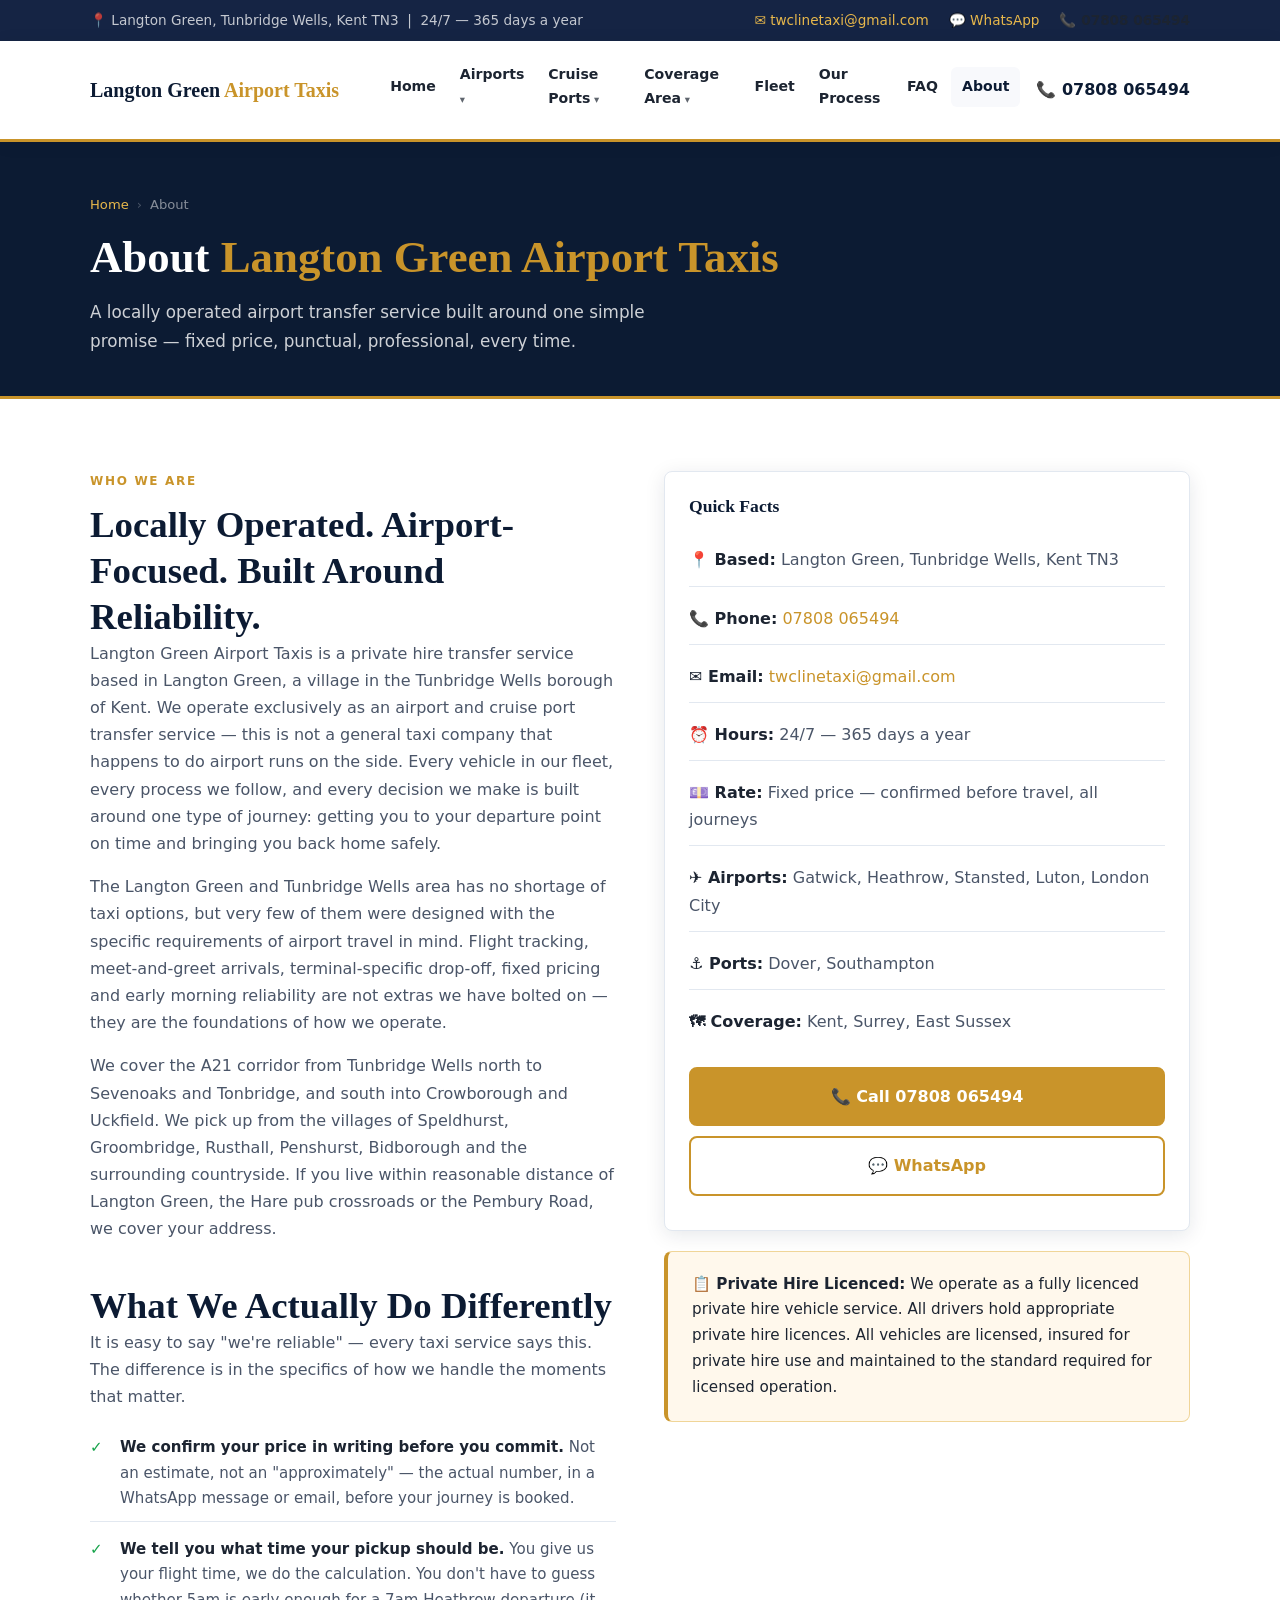
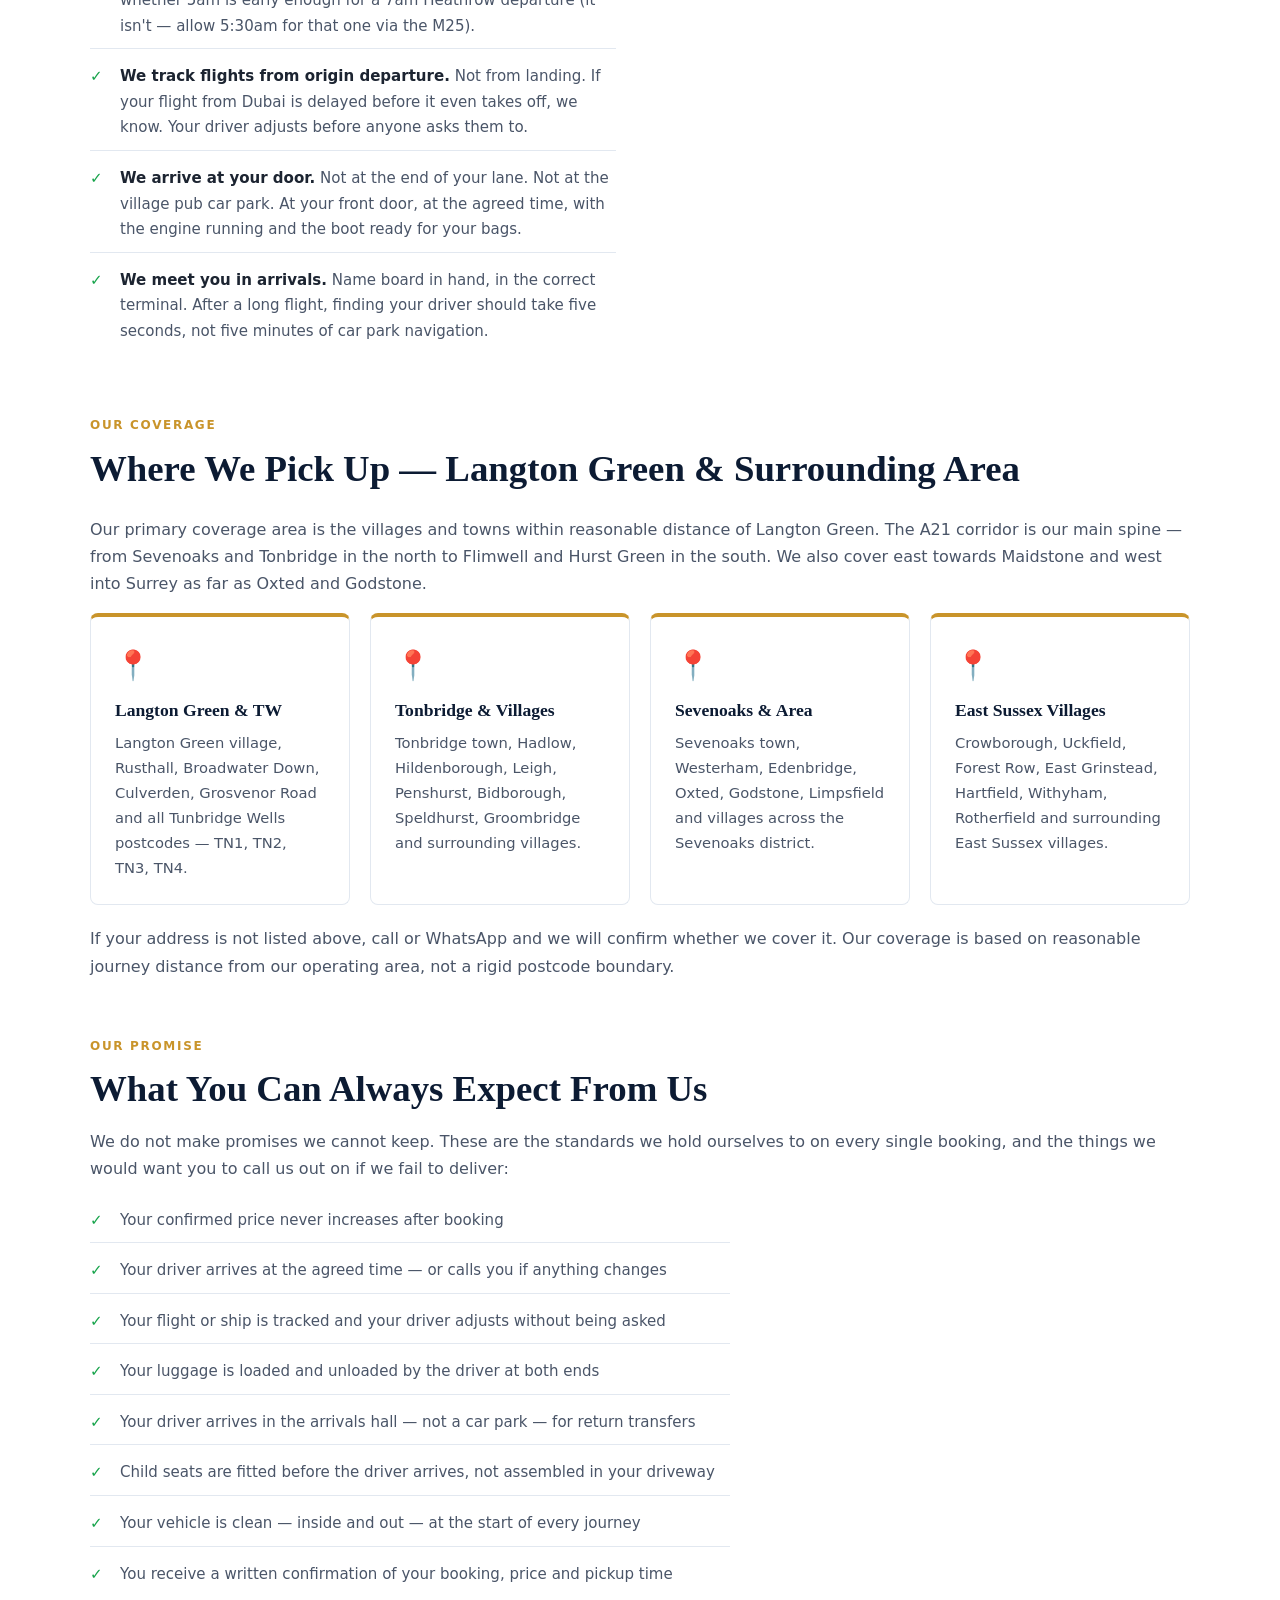
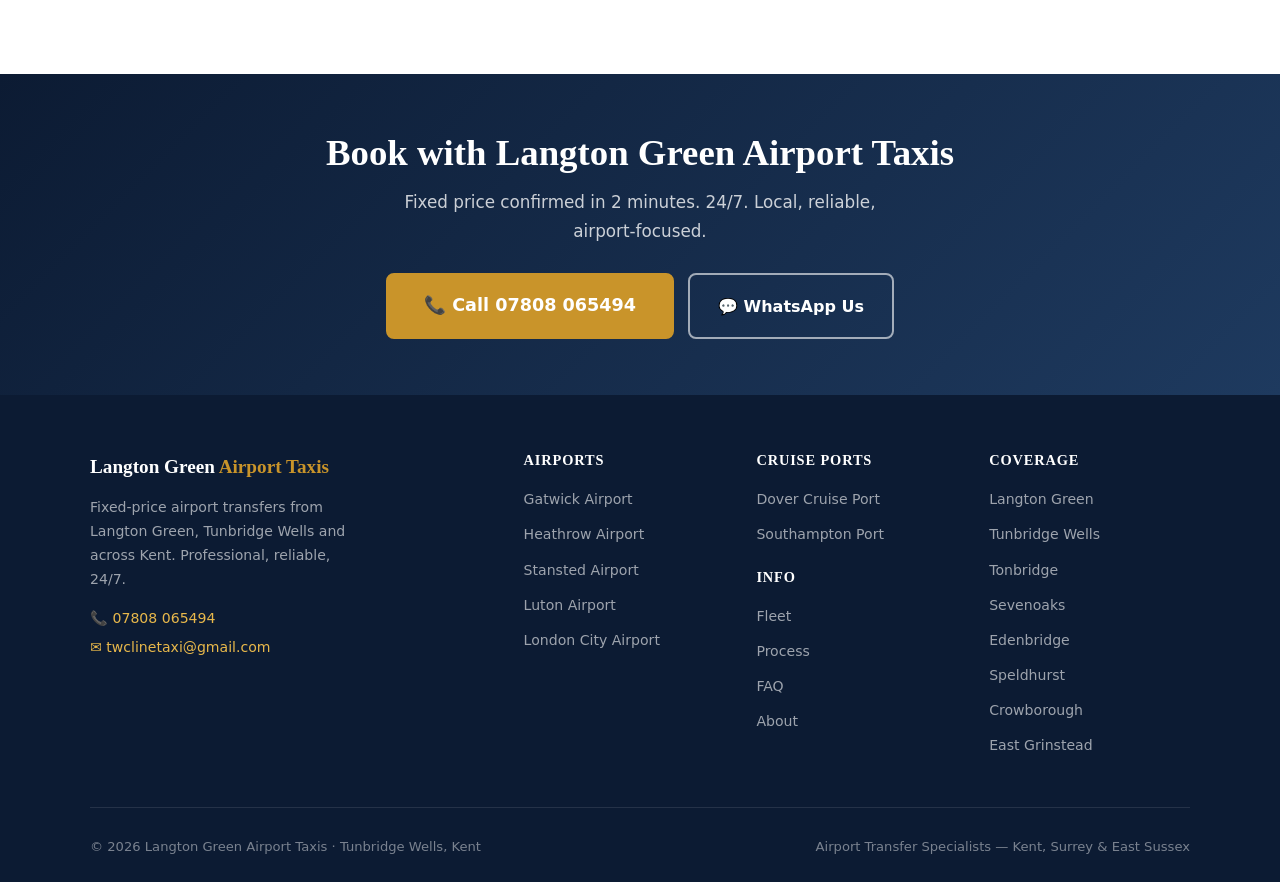
<file: about.html>
<!DOCTYPE html>
<html lang="en">
<head>
<meta charset="UTF-8">
<meta name="viewport" content="width=device-width, initial-scale=1.0">
<title>About Us | Langton Green Airport Taxis | Kent</title>
<meta name="description" content="Langton Green Airport Taxis — locally operated fixed-price transfer service for Tunbridge Wells, Kent, Surrey and East Sussex. 24/7. Call 07808 065494.">
<meta property="og:type" content="website">
<meta property="og:title" content="About Langton Green Airport Taxis">
<meta property="og:description" content="Locally operated airport transfer service from Langton Green. Fixed price, 24/7, flight tracked. Covering Kent, Surrey & East Sussex.">
<meta property="og:url" content="https://langtongreenairporttaxis.co.uk/about.html">
<meta property="og:site_name" content="Langton Green Airport Taxis">
<meta name="twitter:card" content="summary">
<meta name="twitter:title" content="About Langton Green Airport Taxis">
<meta name="twitter:description" content="Locally operated airport transfer service from Langton Green. Fixed price, 24/7, flight tracked. Covering Kent, Surrey & East Sussex.">
<link rel="canonical" href="https://langtongreenairporttaxis.co.uk/about.html">
<link rel="stylesheet" href="style.css">
<script type="application/ld+json">
{
  "@context": "https://schema.org",
  "@type": "LocalBusiness",
  "name": "Langton Green Airport Taxis",
  "url": "https://langtongreenairporttaxis.co.uk/",
  "telephone": "+447808065494",
  "email": "twclinetaxi@gmail.com",
  "description": "Fixed-price airport and cruise port transfers from Langton Green and Tunbridge Wells, Kent.",
  "areaServed": ["Langton Green", "Tunbridge Wells", "Tonbridge", "Sevenoaks", "Edenbridge", "Penshurst", "Speldhurst", "Groombridge", "Rusthall", "Crowborough", "Uckfield", "East Grinstead", "Forest Row"]
}
</script>
</head>
<body>
<div class="topbar"><div class="container topbar-inner"><span>📍 Langton Green, Tunbridge Wells, Kent TN3 &nbsp;|&nbsp; 24/7 — 365 days a year</span><div class="topbar-right"><a href="mailto:twclinetaxi@gmail.com">✉ twclinetaxi@gmail.com</a><a href="https://wa.me/447808065494">💬 WhatsApp</a><a href="tel:+447808065494"><strong>📞 07808 065494</strong></a></div></div></div>
<nav><div class="nav-inner"><a href="/" class="logo">Langton Green <span>Airport Taxis</span></a><ul class="nav-links" id="navLinks"><li><a href="/">Home</a></li><li class="has-dropdown"><a href="#">Airports</a><div class="dropdown"><a href="gatwick.html">✈️ Gatwick Airport</a><a href="heathrow.html">✈️ Heathrow Airport</a><a href="stansted.html">✈️ Stansted Airport</a><a href="luton.html">✈️ Luton Airport</a><a href="london-city.html">✈️ London City Airport</a></div></li><li class="has-dropdown"><a href="#">Cruise Ports</a><div class="dropdown"><a href="dover.html">⚓ Dover Cruise Port</a><a href="southampton.html">🚢 Southampton Cruise Port</a></div></li><li class="has-dropdown"><a href="#">Coverage Area</a><div class="dropdown"><a href="tonbridge.html">📍 Tonbridge</a><a href="sevenoaks.html">📍 Sevenoaks</a></div></li><li><a href="fleet.html">Fleet</a></li><li><a href="process.html">Our Process</a></li><li><a href="faq.html">FAQ</a></li><li><a href="about.html" class="active">About</a></li></ul><div class="nav-cta"><a href="tel:+447808065494" class="nav-phone-link">📞 07808 065494</a><button class="hamburger" id="menuBtn" aria-label="Menu"><span></span><span></span><span></span></button></div></div></nav>

<section class="page-hero">
  <div class="container">
    <div class="breadcrumb"><a href="/">Home</a> <span>›</span> About</div>
    <h1>About <em>Langton Green Airport Taxis</em></h1>
    <p>A locally operated airport transfer service built around one simple promise — fixed price, punctual, professional, every time.</p>
  </div>
</section>

<section class="section">
  <div class="container">
    <div class="grid-2" style="gap:48px; align-items:start;">
      <div>
        <span class="eyebrow">Who We Are</span>
        <h2>Locally Operated. Airport-Focused. Built Around Reliability.</h2>
        <p>Langton Green Airport Taxis is a private hire transfer service based in Langton Green, a village in the Tunbridge Wells borough of Kent. We operate exclusively as an airport and cruise port transfer service — this is not a general taxi company that happens to do airport runs on the side. Every vehicle in our fleet, every process we follow, and every decision we make is built around one type of journey: getting you to your departure point on time and bringing you back home safely.</p>
        <p>The Langton Green and Tunbridge Wells area has no shortage of taxi options, but very few of them were designed with the specific requirements of airport travel in mind. Flight tracking, meet-and-greet arrivals, terminal-specific drop-off, fixed pricing and early morning reliability are not extras we have bolted on — they are the foundations of how we operate.</p>
        <p>We cover the A21 corridor from Tunbridge Wells north to Sevenoaks and Tonbridge, and south into Crowborough and Uckfield. We pick up from the villages of Speldhurst, Groombridge, Rusthall, Penshurst, Bidborough and the surrounding countryside. If you live within reasonable distance of Langton Green, the Hare pub crossroads or the Pembury Road, we cover your address.</p>

        <h2 style="margin-top:40px;">What We Actually Do Differently</h2>
        <p>It is easy to say "we're reliable" — every taxi service says this. The difference is in the specifics of how we handle the moments that matter.</p>
        <ul class="check-list">
          <li><strong>We confirm your price in writing before you commit.</strong> Not an estimate, not an "approximately" — the actual number, in a WhatsApp message or email, before your journey is booked.</li>
          <li><strong>We tell you what time your pickup should be.</strong> You give us your flight time, we do the calculation. You don't have to guess whether 5am is early enough for a 7am Heathrow departure (it isn't — allow 5:30am for that one via the M25).</li>
          <li><strong>We track flights from origin departure.</strong> Not from landing. If your flight from Dubai is delayed before it even takes off, we know. Your driver adjusts before anyone asks them to.</li>
          <li><strong>We arrive at your door.</strong> Not at the end of your lane. Not at the village pub car park. At your front door, at the agreed time, with the engine running and the boot ready for your bags.</li>
          <li><strong>We meet you in arrivals.</strong> Name board in hand, in the correct terminal. After a long flight, finding your driver should take five seconds, not five minutes of car park navigation.</li>
        </ul>
      </div>

      <div>
        <div class="sidebar-card" style="position:static;">
          <h3>Quick Facts</h3>
          <ul style="list-style:none; padding:0;">
            <li style="padding:12px 0; border-bottom:1px solid var(--border);"><strong>📍 Based:</strong> Langton Green, Tunbridge Wells, Kent TN3</li>
            <li style="padding:12px 0; border-bottom:1px solid var(--border);"><strong>📞 Phone:</strong> <a href="tel:+447808065494">07808 065494</a></li>
            <li style="padding:12px 0; border-bottom:1px solid var(--border);"><strong>✉ Email:</strong> <a href="mailto:twclinetaxi@gmail.com">twclinetaxi@gmail.com</a></li>
            <li style="padding:12px 0; border-bottom:1px solid var(--border);"><strong>⏰ Hours:</strong> 24/7 — 365 days a year</li>
            <li style="padding:12px 0; border-bottom:1px solid var(--border);"><strong>💷 Rate:</strong> Fixed price — confirmed before travel, all journeys</li>
            <li style="padding:12px 0; border-bottom:1px solid var(--border);"><strong>✈ Airports:</strong> Gatwick, Heathrow, Stansted, Luton, London City</li>
            <li style="padding:12px 0; border-bottom:1px solid var(--border);"><strong>⚓ Ports:</strong> Dover, Southampton</li>
            <li style="padding:12px 0;"><strong>🗺 Coverage:</strong> Kent, Surrey, East Sussex</li>
          </ul>
          <div style="margin-top:20px;">
            <a href="tel:+447808065494" class="btn btn-gold" style="width:100%; justify-content:center; margin-bottom:10px;">📞 Call 07808 065494</a>
            <a href="https://wa.me/447808065494" class="btn btn-outline-gold" style="width:100%; justify-content:center;">💬 WhatsApp</a>
          </div>
        </div>

        <div class="info-box" style="margin-top:20px;">
          <p><strong>📋 Private Hire Licenced:</strong> We operate as a fully licenced private hire vehicle service. All drivers hold appropriate private hire licences. All vehicles are licensed, insured for private hire use and maintained to the standard required for licensed operation.</p>
        </div>
      </div>
    </div>

    <div style="margin-top:56px;">
      <span class="eyebrow">Our Coverage</span>
      <h2 class="mb-24">Where We Pick Up — Langton Green & Surrounding Area</h2>
      <p>Our primary coverage area is the villages and towns within reasonable distance of Langton Green. The A21 corridor is our main spine — from Sevenoaks and Tonbridge in the north to Flimwell and Hurst Green in the south. We also cover east towards Maidstone and west into Surrey as far as Oxted and Godstone.</p>

      <div class="grid-4">
        <div class="season-card">
          <span class="season-emoji">📍</span>
          <h3>Langton Green & TW</h3>
          <p>Langton Green village, Rusthall, Broadwater Down, Culverden, Grosvenor Road and all Tunbridge Wells postcodes — TN1, TN2, TN3, TN4.</p>
        </div>
        <div class="season-card">
          <span class="season-emoji">📍</span>
          <h3>Tonbridge & Villages</h3>
          <p>Tonbridge town, Hadlow, Hildenborough, Leigh, Penshurst, Bidborough, Speldhurst, Groombridge and surrounding villages.</p>
        </div>
        <div class="season-card">
          <span class="season-emoji">📍</span>
          <h3>Sevenoaks & Area</h3>
          <p>Sevenoaks town, Westerham, Edenbridge, Oxted, Godstone, Limpsfield and villages across the Sevenoaks district.</p>
        </div>
        <div class="season-card">
          <span class="season-emoji">📍</span>
          <h3>East Sussex Villages</h3>
          <p>Crowborough, Uckfield, Forest Row, East Grinstead, Hartfield, Withyham, Rotherfield and surrounding East Sussex villages.</p>
        </div>
      </div>
      <p style="margin-top:20px;">If your address is not listed above, call or WhatsApp and we will confirm whether we cover it. Our coverage is based on reasonable journey distance from our operating area, not a rigid postcode boundary.</p>
    </div>

    <div style="margin-top:56px;">
      <span class="eyebrow">Our Promise</span>
      <h2 class="mb-16">What You Can Always Expect From Us</h2>
      <p>We do not make promises we cannot keep. These are the standards we hold ourselves to on every single booking, and the things we would want you to call us out on if we fail to deliver:</p>
      <ul class="check-list" style="max-width:640px;">
        <li>Your confirmed price never increases after booking</li>
        <li>Your driver arrives at the agreed time — or calls you if anything changes</li>
        <li>Your flight or ship is tracked and your driver adjusts without being asked</li>
        <li>Your luggage is loaded and unloaded by the driver at both ends</li>
        <li>Your driver arrives in the arrivals hall — not a car park — for return transfers</li>
        <li>Child seats are fitted before the driver arrives, not assembled in your driveway</li>
        <li>Your vehicle is clean — inside and out — at the start of every journey</li>
        <li>You receive a written confirmation of your booking, price and pickup time</li>
      </ul>
    </div>

  </div>
</section>

<section class="cta-strip"><div class="container"><h2>Book with Langton Green Airport Taxis</h2><p>Fixed price confirmed in 2 minutes. 24/7. Local, reliable, airport-focused.</p><div class="btn-ctas"><a href="tel:+447808065494" class="btn btn-gold btn-lg">📞 Call 07808 065494</a><a href="https://wa.me/447808065494" class="btn btn-outline-white">💬 WhatsApp Us</a></div></div></section>

<footer><div class="container"><div class="footer-grid"><div class="footer-brand"><span class="footer-logo-txt">Langton Green <span>Airport Taxis</span></span><p>Fixed-price airport transfers from Langton Green, Tunbridge Wells and across Kent. Professional, reliable, 24/7.</p><div class="footer-contact"><a href="tel:+447808065494">📞 07808 065494</a><a href="mailto:twclinetaxi@gmail.com">✉ twclinetaxi@gmail.com</a></div></div><div><h4>Airports</h4><ul><li><a href="gatwick.html">Gatwick Airport</a></li><li><a href="heathrow.html">Heathrow Airport</a></li><li><a href="stansted.html">Stansted Airport</a></li><li><a href="luton.html">Luton Airport</a></li><li><a href="london-city.html">London City Airport</a></li></ul></div><div><h4>Cruise Ports</h4><ul><li><a href="dover.html">Dover Cruise Port</a></li><li><a href="southampton.html">Southampton Port</a></li></ul><h4 style="margin-top:20px;">Info</h4><ul><li><a href="fleet.html">Fleet</a></li><li><a href="process.html">Process</a></li><li><a href="faq.html">FAQ</a></li><li><a href="about.html">About</a></li></ul></div><div><h4>Coverage</h4><ul><li><a href="/">Langton Green</a></li><li><a href="/">Tunbridge Wells</a></li><li><a href="tonbridge.html">Tonbridge</a></li><li><a href="sevenoaks.html">Sevenoaks</a></li><li><a href="/">Edenbridge</a></li><li><a href="/">Speldhurst</a></li><li><a href="/">Crowborough</a></li><li><a href="/">East Grinstead</a></li></ul></div></div><div class="footer-bottom"><span>© 2026 Langton Green Airport Taxis · Tunbridge Wells, Kent</span><span>Airport Transfer Specialists — Kent, Surrey & East Sussex</span></div></div></footer>
<script>const menuBtn=document.getElementById('menuBtn');const navLinks=document.getElementById('navLinks');menuBtn.addEventListener('click',()=>navLinks.classList.toggle('open'));</script>
</body>
</html>
</file>
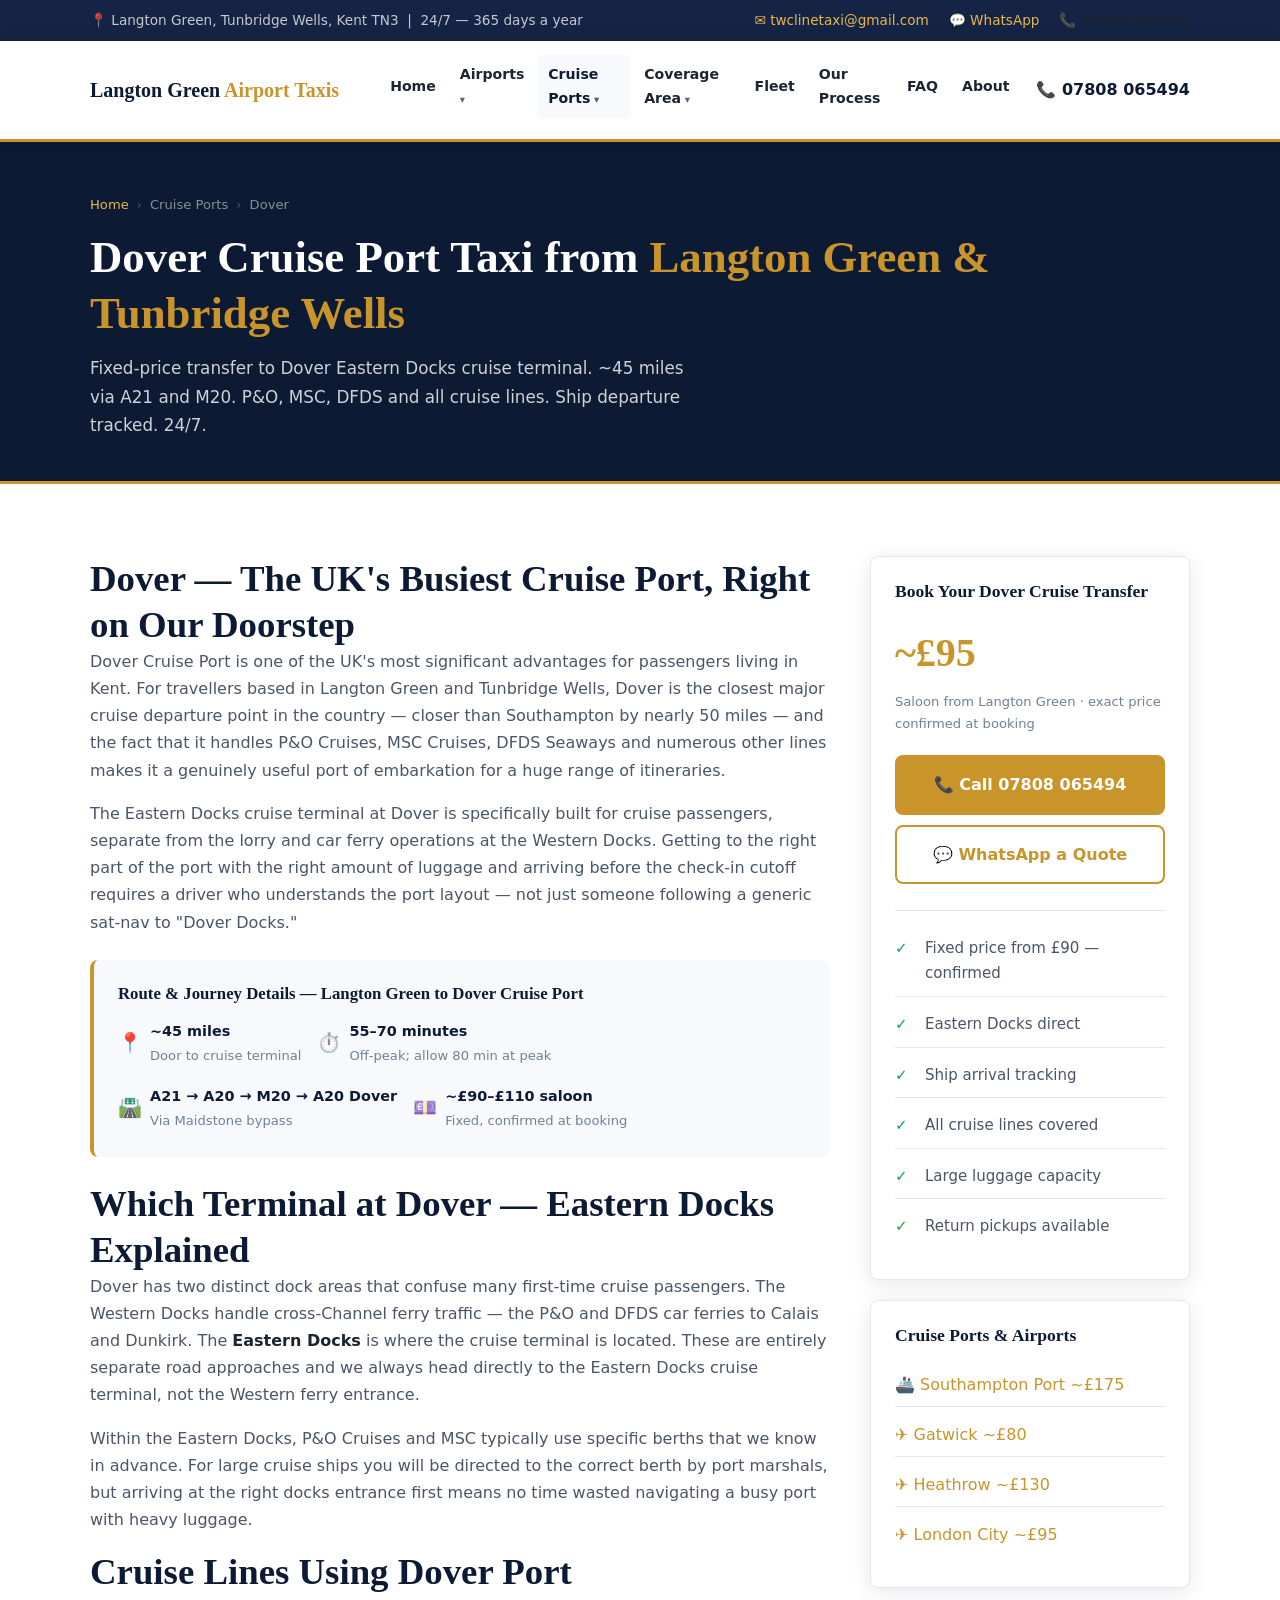
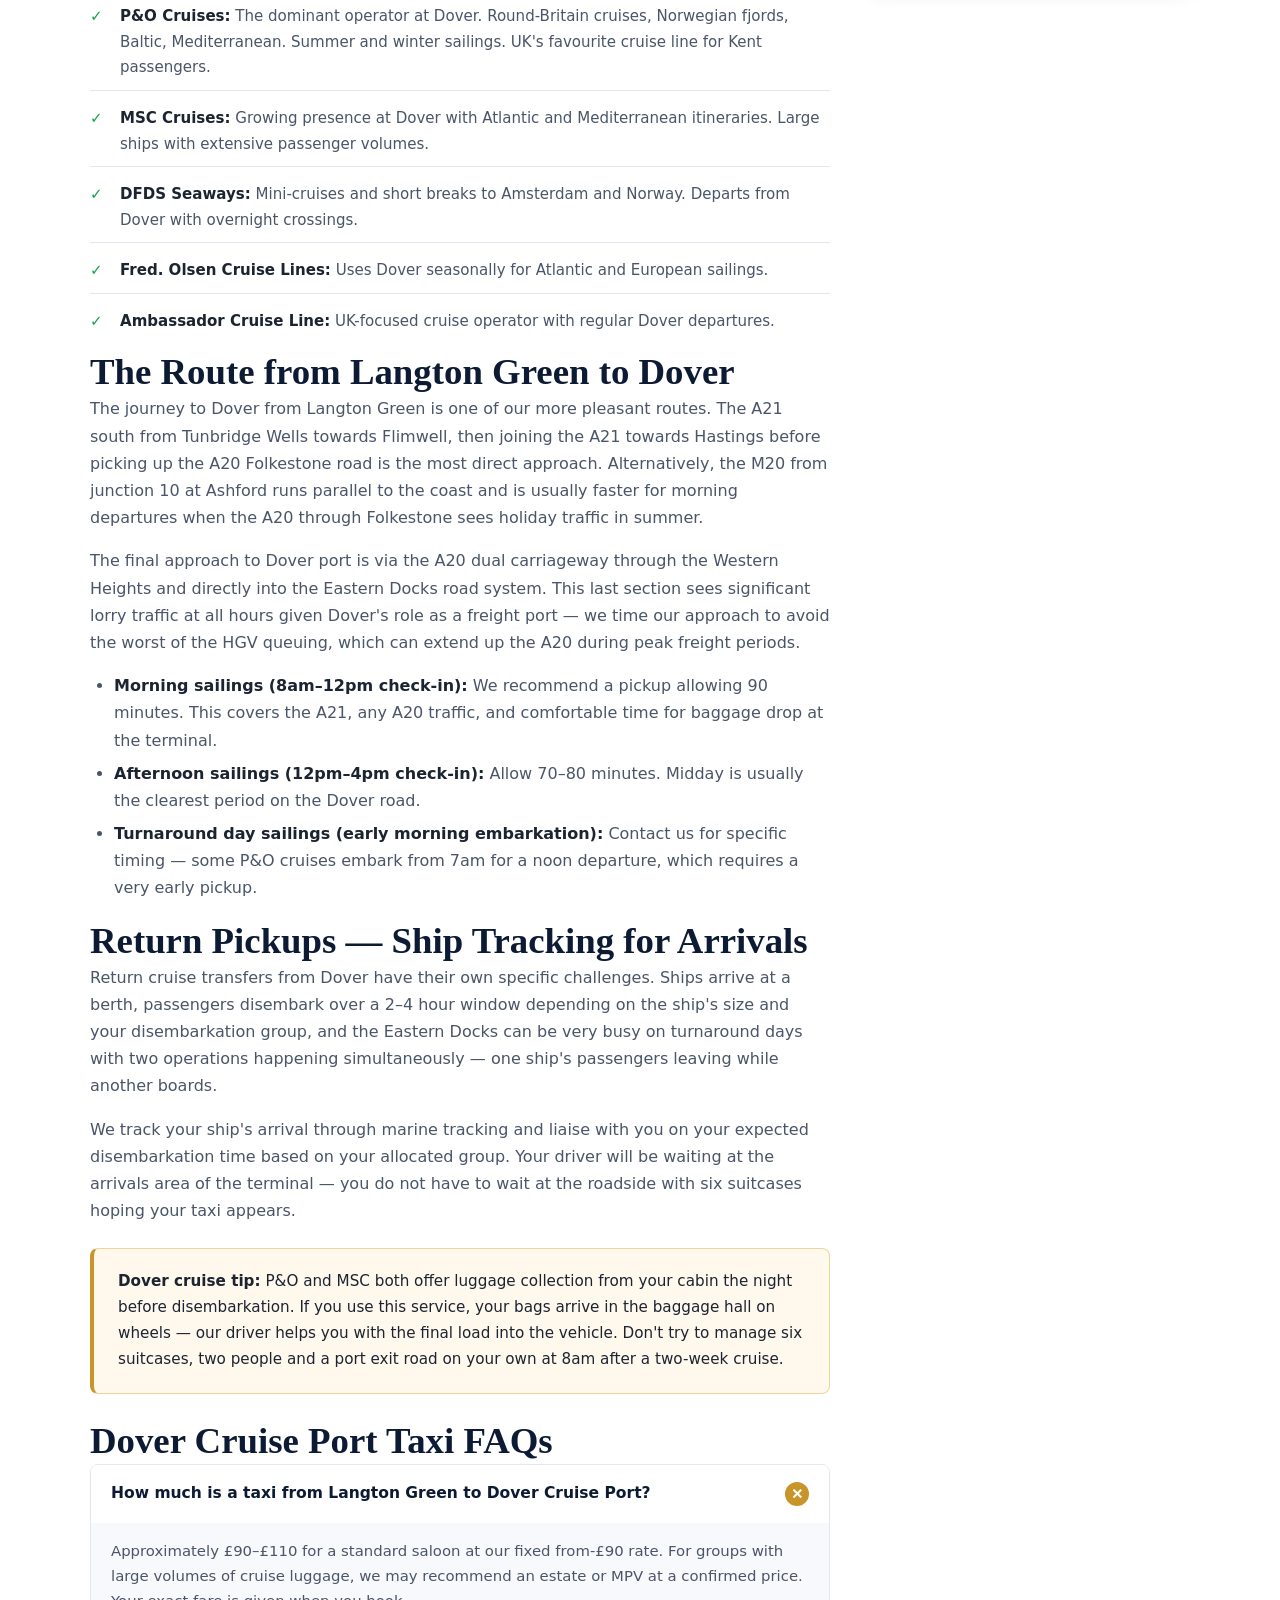
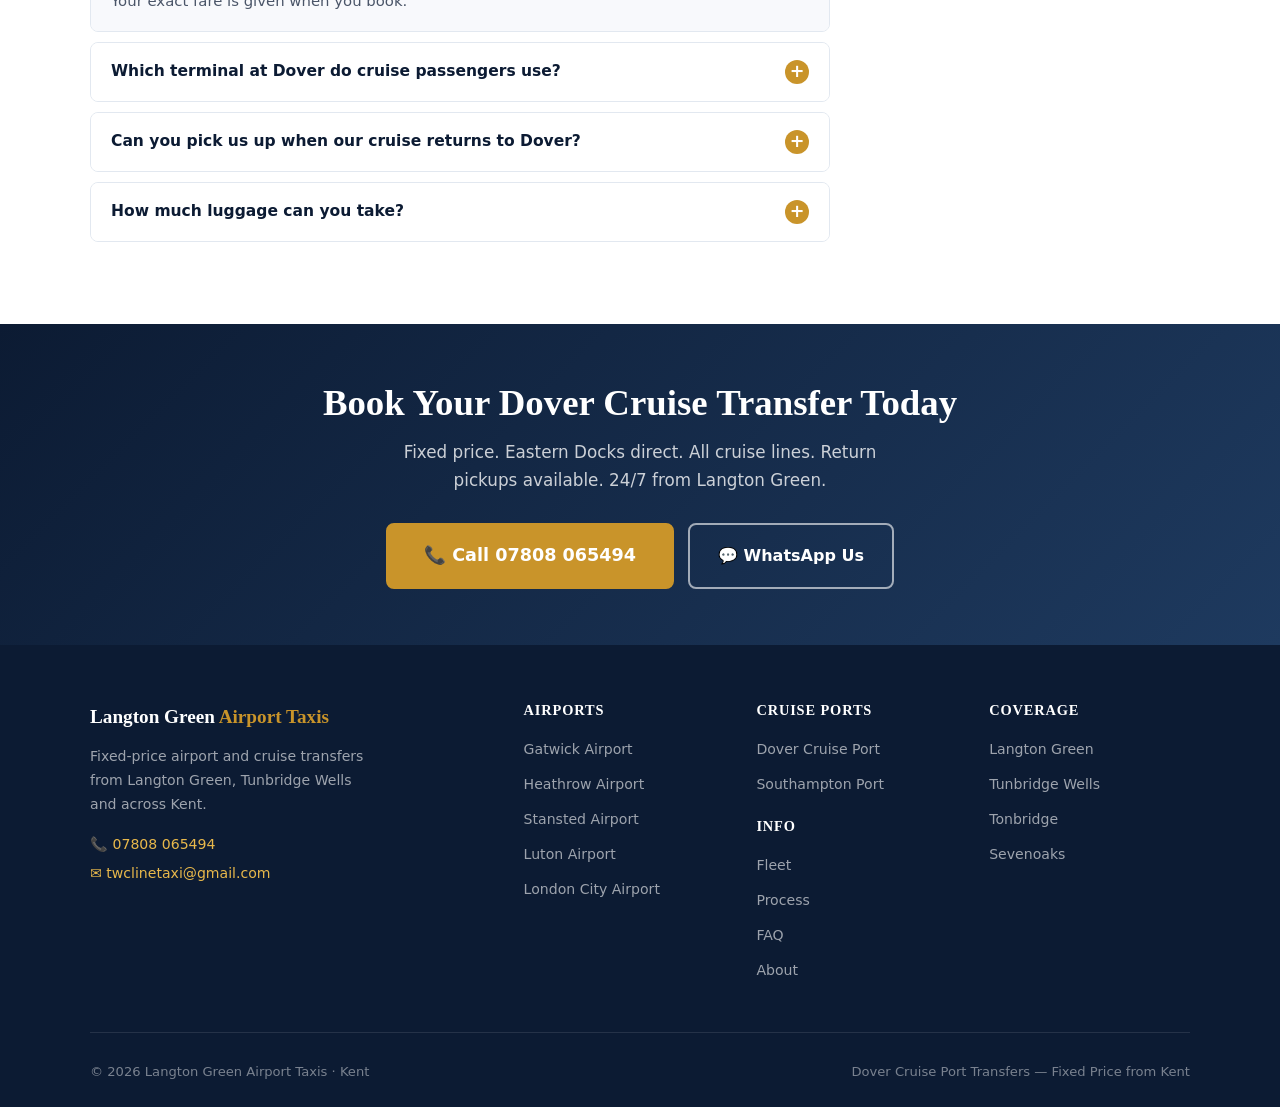
<file: dover.html>
<!DOCTYPE html>
<html lang="en">
<head>
<meta charset="UTF-8">
<meta name="viewport" content="width=device-width, initial-scale=1.0">
<title>Dover Cruise Port Taxi from Langton Green | Fixed Price</title>
<meta name="description" content="Fixed-price Dover cruise taxi from Langton Green & Tunbridge Wells. P&O, MSC, DFDS. from £90, ship tracking, meet & greet. 24/7. Call 07808 065494.">
<meta property="og:type" content="website">
<meta property="og:title" content="Dover Cruise Port Taxi from Langton Green — Fixed Price">
<meta property="og:description" content="Fixed price from £90 to Dover Eastern Docks cruise terminal. All cruise lines. Ship tracked. Return pickups. 24/7.">
<meta property="og:url" content="https://langtongreenairporttaxis.co.uk/dover.html">
<meta property="og:site_name" content="Langton Green Airport Taxis">
<meta name="twitter:card" content="summary">
<meta name="twitter:title" content="Dover Cruise Port Taxi from Langton Green — Fixed Price">
<meta name="twitter:description" content="Fixed price from £90 to Dover Eastern Docks cruise terminal. All cruise lines. Ship tracked. Return pickups. 24/7.">
<link rel="canonical" href="https://langtongreenairporttaxis.co.uk/dover.html">
<link rel="stylesheet" href="style.css">
<script type="application/ld+json">
{
  "@context": "https://schema.org",
  "@type": "TaxiService",
  "name": "Langton Green Airport Taxis",
  "url": "https://langtongreenairporttaxis.co.uk/",
  "telephone": "+447808065494",
  "email": "twclinetaxi@gmail.com",
  "description": "Fixed-price airport and cruise port transfers from Langton Green and Tunbridge Wells, Kent.",
  "areaServed": ["Langton Green", "Tunbridge Wells", "Tonbridge", "Sevenoaks", "Edenbridge", "Penshurst", "Speldhurst", "Groombridge", "Rusthall", "Crowborough", "Uckfield", "East Grinstead", "Forest Row"],
  "openingHours": "Mo-Su 00:00-23:59",
  "priceRange": "From £60"
}
</script>
</head>
<body>
<div class="topbar"><div class="container topbar-inner"><span>📍 Langton Green, Tunbridge Wells, Kent TN3 &nbsp;|&nbsp; 24/7 — 365 days a year</span><div class="topbar-right"><a href="mailto:twclinetaxi@gmail.com">✉ twclinetaxi@gmail.com</a><a href="https://wa.me/447808065494">💬 WhatsApp</a><a href="tel:+447808065494"><strong>📞 07808 065494</strong></a></div></div></div>
<nav><div class="nav-inner"><a href="/" class="logo">Langton Green <span>Airport Taxis</span></a><ul class="nav-links" id="navLinks"><li><a href="/">Home</a></li><li class="has-dropdown"><a href="#">Airports</a><div class="dropdown"><a href="gatwick.html">✈️ Gatwick Airport</a><a href="heathrow.html">✈️ Heathrow Airport</a><a href="stansted.html">✈️ Stansted Airport</a><a href="luton.html">✈️ Luton Airport</a><a href="london-city.html">✈️ London City Airport</a></div></li><li class="has-dropdown"><a href="#" class="active">Cruise Ports</a><div class="dropdown"><a href="dover.html">⚓ Dover Cruise Port</a><a href="southampton.html">🚢 Southampton Cruise Port</a></div></li><li class="has-dropdown"><a href="#">Coverage Area</a><div class="dropdown"><a href="tonbridge.html">📍 Tonbridge</a><a href="sevenoaks.html">📍 Sevenoaks</a></div></li><li><a href="fleet.html">Fleet</a></li><li><a href="process.html">Our Process</a></li><li><a href="faq.html">FAQ</a></li><li><a href="about.html">About</a></li></ul><div class="nav-cta"><a href="tel:+447808065494" class="nav-phone-link">📞 07808 065494</a><button class="hamburger" id="menuBtn" aria-label="Menu"><span></span><span></span><span></span></button></div></div></nav>

<section class="page-hero">
  <div class="container">
    <div class="breadcrumb"><a href="/">Home</a> <span>›</span> Cruise Ports <span>›</span> Dover</div>
    <h1>Dover Cruise Port Taxi from <em>Langton Green & Tunbridge Wells</em></h1>
    <p>Fixed-price transfer to Dover Eastern Docks cruise terminal. ~45 miles via A21 and M20. P&O, MSC, DFDS and all cruise lines. Ship departure tracked. 24/7.</p>
  </div>
</section>

<section class="section">
  <div class="container">
    <div class="content-layout">
      <div>
        <h2>Dover — The UK's Busiest Cruise Port, Right on Our Doorstep</h2>
        <p>Dover Cruise Port is one of the UK's most significant advantages for passengers living in Kent. For travellers based in Langton Green and Tunbridge Wells, Dover is the closest major cruise departure point in the country — closer than Southampton by nearly 50 miles — and the fact that it handles P&O Cruises, MSC Cruises, DFDS Seaways and numerous other lines makes it a genuinely useful port of embarkation for a huge range of itineraries.</p>
        <p>The Eastern Docks cruise terminal at Dover is specifically built for cruise passengers, separate from the lorry and car ferry operations at the Western Docks. Getting to the right part of the port with the right amount of luggage and arriving before the check-in cutoff requires a driver who understands the port layout — not just someone following a generic sat-nav to "Dover Docks."</p>

        <div class="route-box">
          <h4>Route & Journey Details — Langton Green to Dover Cruise Port</h4>
          <div class="route-stats">
            <div class="r-stat"><span class="icon">📍</span><div><strong>~45 miles</strong><span>Door to cruise terminal</span></div></div>
            <div class="r-stat"><span class="icon">⏱️</span><div><strong>55–70 minutes</strong><span>Off-peak; allow 80 min at peak</span></div></div>
            <div class="r-stat"><span class="icon">🛣️</span><div><strong>A21 → A20 → M20 → A20 Dover</strong><span>Via Maidstone bypass</span></div></div>
            <div class="r-stat"><span class="icon">💷</span><div><strong>~£90–£110 saloon</strong><span>Fixed, confirmed at booking</span></div></div>
          </div>
        </div>

        <h2>Which Terminal at Dover — Eastern Docks Explained</h2>
        <p>Dover has two distinct dock areas that confuse many first-time cruise passengers. The Western Docks handle cross-Channel ferry traffic — the P&O and DFDS car ferries to Calais and Dunkirk. The <strong>Eastern Docks</strong> is where the cruise terminal is located. These are entirely separate road approaches and we always head directly to the Eastern Docks cruise terminal, not the Western ferry entrance.</p>
        <p>Within the Eastern Docks, P&O Cruises and MSC typically use specific berths that we know in advance. For large cruise ships you will be directed to the correct berth by port marshals, but arriving at the right docks entrance first means no time wasted navigating a busy port with heavy luggage.</p>

        <h2>Cruise Lines Using Dover Port</h2>
        <ul class="check-list">
          <li><strong>P&O Cruises:</strong> The dominant operator at Dover. Round-Britain cruises, Norwegian fjords, Baltic, Mediterranean. Summer and winter sailings. UK's favourite cruise line for Kent passengers.</li>
          <li><strong>MSC Cruises:</strong> Growing presence at Dover with Atlantic and Mediterranean itineraries. Large ships with extensive passenger volumes.</li>
          <li><strong>DFDS Seaways:</strong> Mini-cruises and short breaks to Amsterdam and Norway. Departs from Dover with overnight crossings.</li>
          <li><strong>Fred. Olsen Cruise Lines:</strong> Uses Dover seasonally for Atlantic and European sailings.</li>
          <li><strong>Ambassador Cruise Line:</strong> UK-focused cruise operator with regular Dover departures.</li>
        </ul>

        <h2>The Route from Langton Green to Dover</h2>
        <p>The journey to Dover from Langton Green is one of our more pleasant routes. The A21 south from Tunbridge Wells towards Flimwell, then joining the A21 towards Hastings before picking up the A20 Folkestone road is the most direct approach. Alternatively, the M20 from junction 10 at Ashford runs parallel to the coast and is usually faster for morning departures when the A20 through Folkestone sees holiday traffic in summer.</p>
        <p>The final approach to Dover port is via the A20 dual carriageway through the Western Heights and directly into the Eastern Docks road system. This last section sees significant lorry traffic at all hours given Dover's role as a freight port — we time our approach to avoid the worst of the HGV queuing, which can extend up the A20 during peak freight periods.</p>
        <ul style="margin:16px 0;">
          <li><strong>Morning sailings (8am–12pm check-in):</strong> We recommend a pickup allowing 90 minutes. This covers the A21, any A20 traffic, and comfortable time for baggage drop at the terminal.</li>
          <li><strong>Afternoon sailings (12pm–4pm check-in):</strong> Allow 70–80 minutes. Midday is usually the clearest period on the Dover road.</li>
          <li><strong>Turnaround day sailings (early morning embarkation):</strong> Contact us for specific timing — some P&O cruises embark from 7am for a noon departure, which requires a very early pickup.</li>
        </ul>

        <h2>Return Pickups — Ship Tracking for Arrivals</h2>
        <p>Return cruise transfers from Dover have their own specific challenges. Ships arrive at a berth, passengers disembark over a 2–4 hour window depending on the ship's size and your disembarkation group, and the Eastern Docks can be very busy on turnaround days with two operations happening simultaneously — one ship's passengers leaving while another boards.</p>
        <p>We track your ship's arrival through marine tracking and liaise with you on your expected disembarkation time based on your allocated group. Your driver will be waiting at the arrivals area of the terminal — you do not have to wait at the roadside with six suitcases hoping your taxi appears.</p>

        <div class="info-box">
          <p><strong>Dover cruise tip:</strong> P&O and MSC both offer luggage collection from your cabin the night before disembarkation. If you use this service, your bags arrive in the baggage hall on wheels — our driver helps you with the final load into the vehicle. Don't try to manage six suitcases, two people and a port exit road on your own at 8am after a two-week cruise.</p>
        </div>

        <h2>Dover Cruise Port Taxi FAQs</h2>
        <div class="faq-item open">
          <div class="faq-q" onclick="toggleFaq(this)">How much is a taxi from Langton Green to Dover Cruise Port?<span class="faq-toggle">+</span></div>
          <div class="faq-a"><p>Approximately £90–£110 for a standard saloon at our fixed from-£90 rate. For groups with large volumes of cruise luggage, we may recommend an estate or MPV at a confirmed price. Your exact fare is given when you book.</p></div>
        </div>
        <div class="faq-item">
          <div class="faq-q" onclick="toggleFaq(this)">Which terminal at Dover do cruise passengers use?<span class="faq-toggle">+</span></div>
          <div class="faq-a"><p>Cruise passengers use the Eastern Docks cruise terminal, not the Western Docks (which handle car ferries to France). We always drive directly to the Eastern Docks. Within the terminal, you'll be directed to your cruise line's specific berth by port staff on arrival.</p></div>
        </div>
        <div class="faq-item">
          <div class="faq-q" onclick="toggleFaq(this)">Can you pick us up when our cruise returns to Dover?<span class="faq-toggle">+</span></div>
          <div class="faq-a"><p>Yes. We track your ship's arrival and work with you on your disembarkation group timing. Your driver will be at the Eastern Docks arrivals area when you come through. Disembarkation days at Dover can be very busy — having a driver waiting means you don't wait at the roadside with all your luggage.</p></div>
        </div>
        <div class="faq-item">
          <div class="faq-q" onclick="toggleFaq(this)">How much luggage can you take?<span class="faq-toggle">+</span></div>
          <div class="faq-a"><p>Tell us your passenger count and luggage volumes when booking and we'll send the right vehicle. A saloon handles 2–3 large suitcases plus hand luggage. An estate handles 4–5 large cases. An MPV is ideal for groups with 6+ large suitcases. We accommodate everything — no luggage charge.</p></div>
        </div>
      </div>
      <div>
        <div class="sidebar-card">
          <h3>Book Your Dover Cruise Transfer</h3>
          <div class="price-display">~£95</div>
          <div class="price-note">Saloon from Langton Green · exact price confirmed at booking</div>
          <a href="tel:+447808065494" class="btn btn-gold">📞 Call 07808 065494</a>
          <a href="https://wa.me/447808065494?text=Hi, I need a Dover cruise port transfer from Langton Green" class="btn btn-outline-gold">💬 WhatsApp a Quote</a>
          <hr class="sidebar-divider">
          <ul class="check-list"><li>Fixed price from £90 — confirmed</li><li>Eastern Docks direct</li><li>Ship arrival tracking</li><li>All cruise lines covered</li><li>Large luggage capacity</li><li>Return pickups available</li></ul>
        </div>
        <div class="sidebar-card" style="margin-top:20px;"><h3>Cruise Ports & Airports</h3><ul style="list-style:none; padding:0;"><li style="padding:8px 0; border-bottom:1px solid var(--border);"><a href="southampton.html">🚢 Southampton Port ~£175</a></li><li style="padding:8px 0; border-bottom:1px solid var(--border);"><a href="gatwick.html">✈️ Gatwick ~£80</a></li><li style="padding:8px 0; border-bottom:1px solid var(--border);"><a href="heathrow.html">✈️ Heathrow ~£130</a></li><li style="padding:8px 0;"><a href="london-city.html">✈️ London City ~£95</a></li></ul></div>
      </div>
    </div>
  </div>
</section>
<section class="cta-strip"><div class="container"><h2>Book Your Dover Cruise Transfer Today</h2><p>Fixed price. Eastern Docks direct. All cruise lines. Return pickups available. 24/7 from Langton Green.</p><div class="btn-ctas"><a href="tel:+447808065494" class="btn btn-gold btn-lg">📞 Call 07808 065494</a><a href="https://wa.me/447808065494" class="btn btn-outline-white">💬 WhatsApp Us</a></div></div></section>
<footer><div class="container"><div class="footer-grid"><div class="footer-brand"><span class="footer-logo-txt">Langton Green <span>Airport Taxis</span></span><p>Fixed-price airport and cruise transfers from Langton Green, Tunbridge Wells and across Kent.</p><div class="footer-contact"><a href="tel:+447808065494">📞 07808 065494</a><a href="mailto:twclinetaxi@gmail.com">✉ twclinetaxi@gmail.com</a></div></div><div><h4>Airports</h4><ul><li><a href="gatwick.html">Gatwick Airport</a></li><li><a href="heathrow.html">Heathrow Airport</a></li><li><a href="stansted.html">Stansted Airport</a></li><li><a href="luton.html">Luton Airport</a></li><li><a href="london-city.html">London City Airport</a></li></ul></div><div><h4>Cruise Ports</h4><ul><li><a href="dover.html">Dover Cruise Port</a></li><li><a href="southampton.html">Southampton Port</a></li></ul><h4 style="margin-top:20px;">Info</h4><ul><li><a href="fleet.html">Fleet</a></li><li><a href="process.html">Process</a></li><li><a href="faq.html">FAQ</a></li><li><a href="about.html">About</a></li></ul></div><div><h4>Coverage</h4><ul><li><a href="/">Langton Green</a></li><li><a href="/">Tunbridge Wells</a></li><li><a href="tonbridge.html">Tonbridge</a></li><li><a href="sevenoaks.html">Sevenoaks</a></li></ul></div></div><div class="footer-bottom"><span>© 2026 Langton Green Airport Taxis · Kent</span><span>Dover Cruise Port Transfers — Fixed Price from Kent</span></div></div></footer>
<script>const menuBtn=document.getElementById('menuBtn');const navLinks=document.getElementById('navLinks');menuBtn.addEventListener('click',()=>navLinks.classList.toggle('open'));function toggleFaq(el){const item=el.parentElement;const isOpen=item.classList.contains('open');document.querySelectorAll('.faq-item').forEach(i=>i.classList.remove('open'));if(!isOpen)item.classList.add('open');}</script>
</body>
</html>
</file>
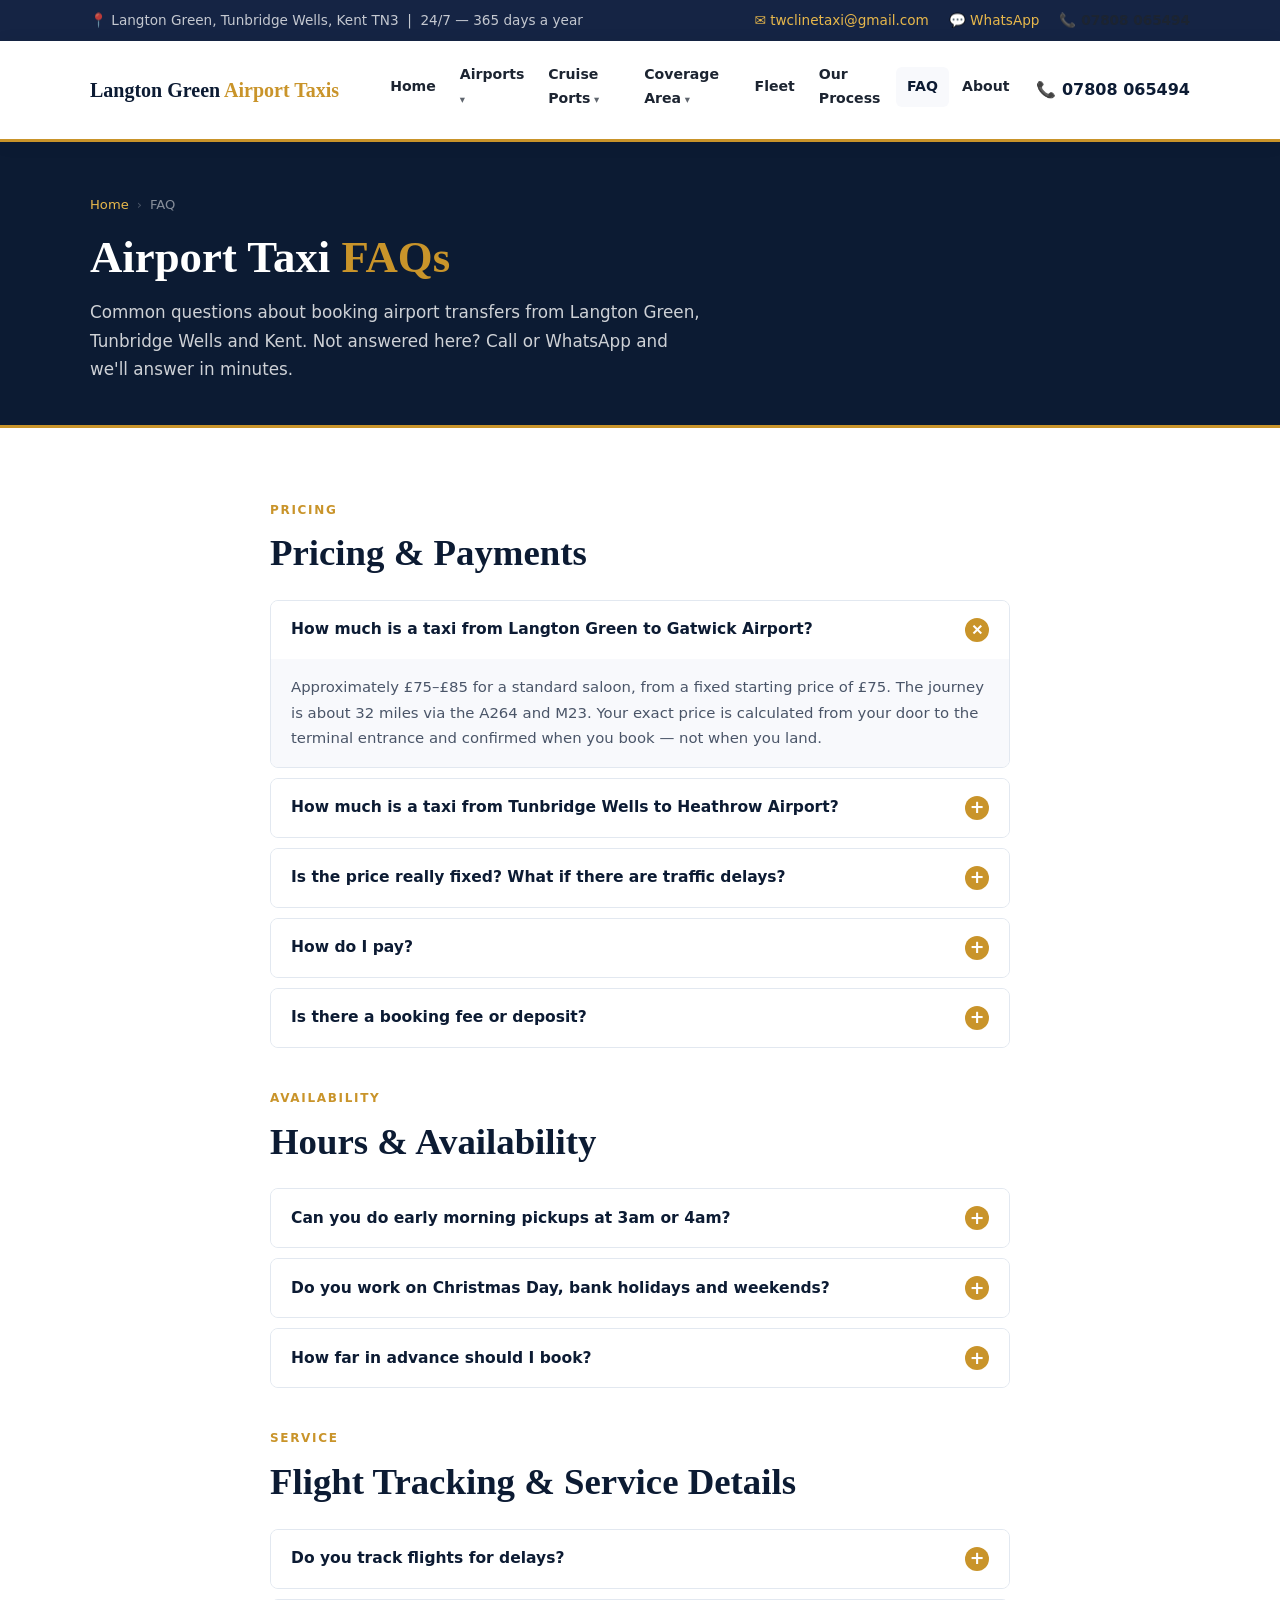
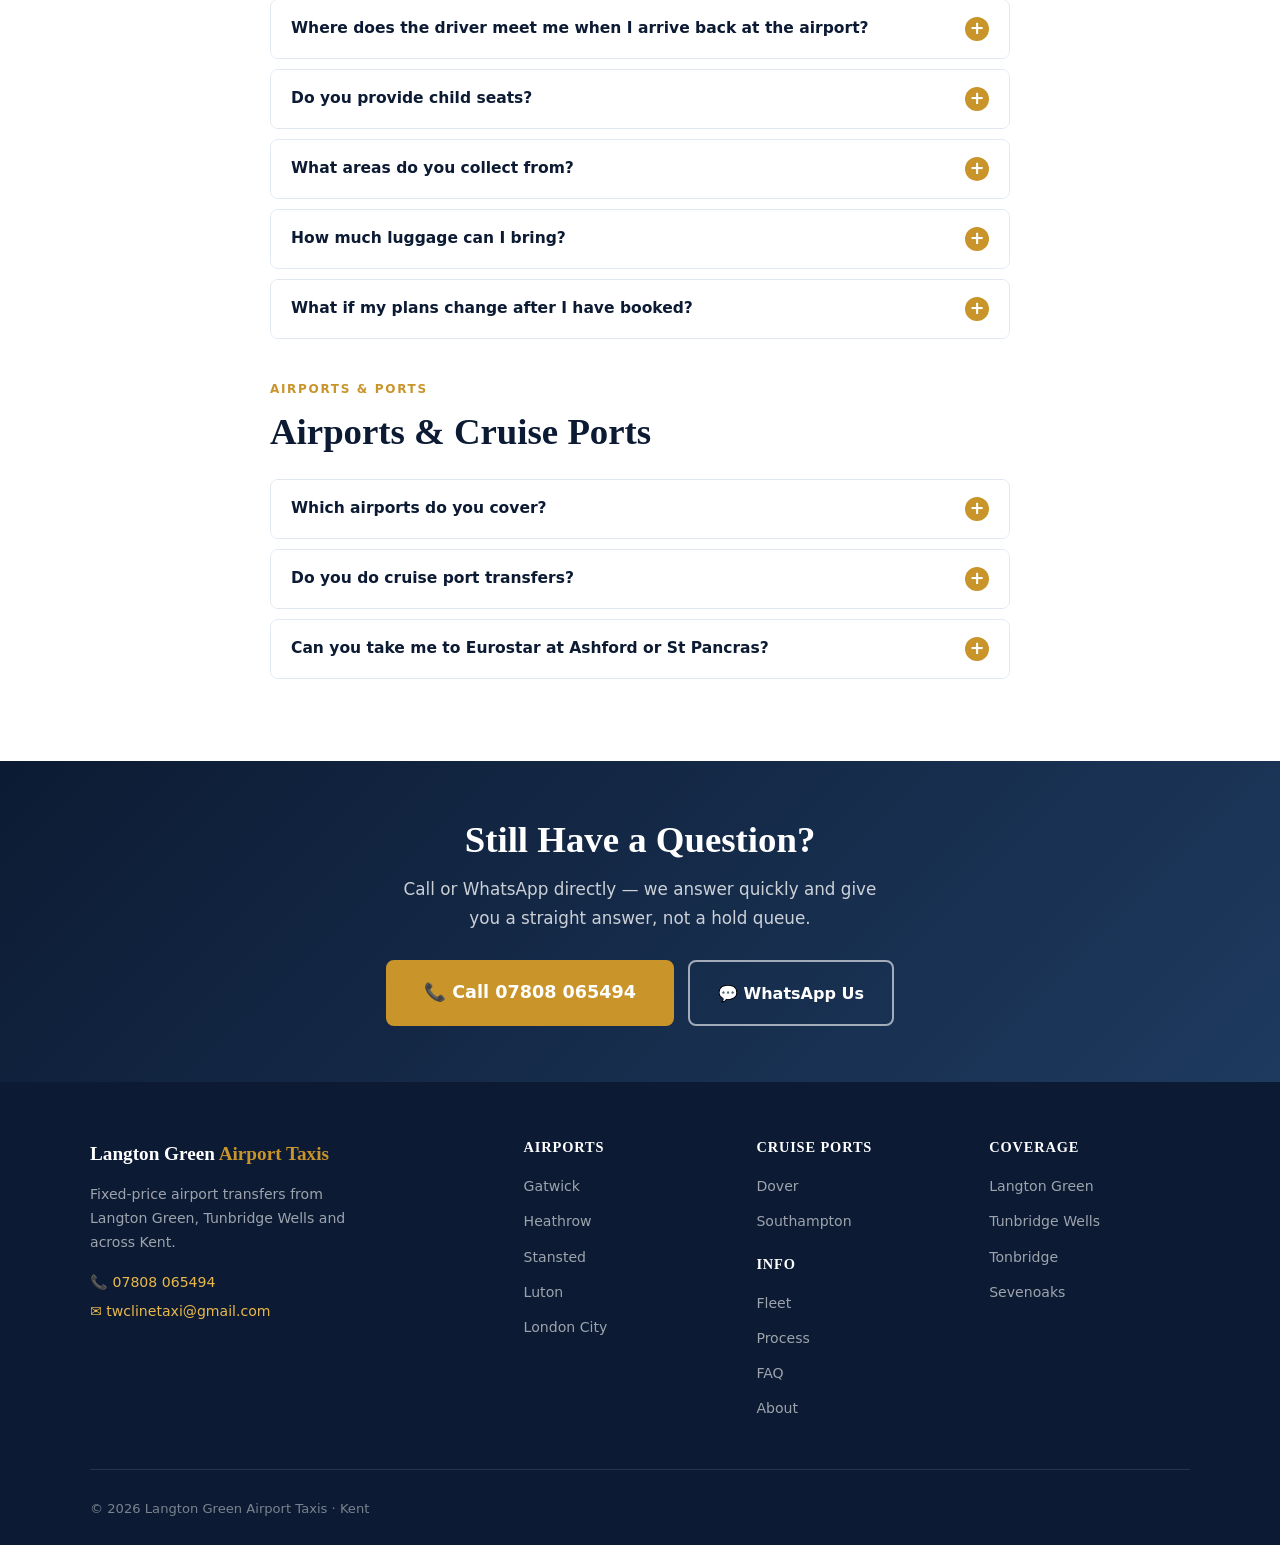
<file: faq.html>
<!DOCTYPE html>
<html lang="en">
<head>
<meta charset="UTF-8">
<meta name="viewport" content="width=device-width, initial-scale=1.0">
<title>Airport Taxi FAQs | Langton Green Taxis | Kent</title>
<meta name="description" content="Common questions about airport transfers from Langton Green & Tunbridge Wells. Pricing, flight tracking, child seats, timing, coverage and more.">
<meta property="og:type" content="website">
<meta property="og:title" content="Airport Taxi FAQs — Langton Green Airport Taxis">
<meta property="og:description" content="Pricing, timing, flight tracking, child seats, coverage — all your airport taxi questions answered for Kent passengers.">
<meta property="og:url" content="https://langtongreenairporttaxis.co.uk/faq.html">
<meta property="og:site_name" content="Langton Green Airport Taxis">
<meta name="twitter:card" content="summary">
<meta name="twitter:title" content="Airport Taxi FAQs — Langton Green Airport Taxis">
<meta name="twitter:description" content="Pricing, timing, flight tracking, child seats, coverage — all your airport taxi questions answered for Kent passengers.">
<link rel="canonical" href="https://langtongreenairporttaxis.co.uk/faq.html">
<link rel="stylesheet" href="style.css">
<script type="application/ld+json">
{
  "@context": "https://schema.org",
  "@type": "FAQPage",
  "mainEntity": [
    {"@type":"Question","name":"How much is a taxi from Langton Green to Gatwick Airport?","acceptedAnswer":{"@type":"Answer","text":"Approximately £75–£85 for a standard saloon, from a fixed starting price of £75. The journey is about 32 miles via the A264 and M23. Your exact price is confirmed when you book."}},
    {"@type":"Question","name":"How much is a taxi from Tunbridge Wells to Heathrow Airport?","acceptedAnswer":{"@type":"Answer","text":"Approximately £120–£135 for a standard saloon, from a fixed starting price of £120. The route goes via the A21, M25 and M4. Your exact price is confirmed before you travel."}},
    {"@type":"Question","name":"Do you track flights for delays?","acceptedAnswer":{"@type":"Answer","text":"Yes. We monitor your flight from departure. If your flight is delayed, your driver adjusts automatically at no extra charge. We ask for your flight number at booking and monitor it actively."}},
    {"@type":"Question","name":"Is the price really fixed? No hidden charges?","acceptedAnswer":{"@type":"Answer","text":"Yes. The price is a fixed fare calculated from your door to your terminal. It is confirmed in writing when you book and does not change. No peak surcharges, no night rates, no traffic surcharges, no waiting charges for airline delays."}},
    {"@type":"Question","name":"Can you do early morning pickups at 3am or 4am?","acceptedAnswer":{"@type":"Answer","text":"Yes. We operate 24 hours a day, 365 days a year. Early morning pickups (3am, 4am, 5am) are among our most common bookings from the Langton Green and Tunbridge Wells area. We ask you to book in advance to confirm your driver and vehicle."}},
    {"@type":"Question","name":"Do you provide child seats?","acceptedAnswer":{"@type":"Answer","text":"Yes, free of charge. Infant carriers, child seats and booster seats are available. Tell us the ages of the children when booking and we fit the correct seat before arriving at your address."}},
    {"@type":"Question","name":"What areas do you collect from?","acceptedAnswer":{"@type":"Answer","text":"We collect from Langton Green, Tunbridge Wells, Tonbridge, Sevenoaks, Edenbridge, Speldhurst, Groombridge, Rusthall, Crowborough, Uckfield, East Grinstead and surrounding villages in Kent, Surrey and East Sussex."}},
    {"@type":"Question","name":"How far in advance should I book?","acceptedAnswer":{"@type":"Answer","text":"24–48 hours is usually sufficient for regular transfers. For peak periods (July–August, Christmas, Easter) and early morning slots, 1–3 weeks advance booking is recommended."}},
    {"@type":"Question","name":"What if my plans change?","acceptedAnswer":{"@type":"Answer","text":"Contact us as soon as possible. Flight number changes are updated in our tracking system immediately. Date or time changes are accommodated where availability allows. Cancellations with 24 hours notice receive a full refund where a deposit has been taken."}}
  ]
}
</script>
</head>
<body>
<div class="topbar"><div class="container topbar-inner"><span>📍 Langton Green, Tunbridge Wells, Kent TN3 &nbsp;|&nbsp; 24/7 — 365 days a year</span><div class="topbar-right"><a href="mailto:twclinetaxi@gmail.com">✉ twclinetaxi@gmail.com</a><a href="https://wa.me/447808065494">💬 WhatsApp</a><a href="tel:+447808065494"><strong>📞 07808 065494</strong></a></div></div></div>
<nav><div class="nav-inner"><a href="/" class="logo">Langton Green <span>Airport Taxis</span></a><ul class="nav-links" id="navLinks"><li><a href="/">Home</a></li><li class="has-dropdown"><a href="#">Airports</a><div class="dropdown"><a href="gatwick.html">✈️ Gatwick Airport</a><a href="heathrow.html">✈️ Heathrow Airport</a><a href="stansted.html">✈️ Stansted Airport</a><a href="luton.html">✈️ Luton Airport</a><a href="london-city.html">✈️ London City Airport</a></div></li><li class="has-dropdown"><a href="#">Cruise Ports</a><div class="dropdown"><a href="dover.html">⚓ Dover Cruise Port</a><a href="southampton.html">🚢 Southampton Cruise Port</a></div></li><li class="has-dropdown"><a href="#">Coverage Area</a><div class="dropdown"><a href="tonbridge.html">📍 Tonbridge</a><a href="sevenoaks.html">📍 Sevenoaks</a></div></li><li><a href="fleet.html">Fleet</a></li><li><a href="process.html">Our Process</a></li><li><a href="faq.html" class="active">FAQ</a></li><li><a href="about.html">About</a></li></ul><div class="nav-cta"><a href="tel:+447808065494" class="nav-phone-link">📞 07808 065494</a><button class="hamburger" id="menuBtn" aria-label="Menu"><span></span><span></span><span></span></button></div></div></nav>

<section class="page-hero">
  <div class="container">
    <div class="breadcrumb"><a href="/">Home</a> <span>›</span> FAQ</div>
    <h1>Airport Taxi <em>FAQs</em></h1>
    <p>Common questions about booking airport transfers from Langton Green, Tunbridge Wells and Kent. Not answered here? Call or WhatsApp and we'll answer in minutes.</p>
  </div>
</section>

<section class="section">
  <div class="container">
    <div style="max-width:740px; margin:0 auto;">

      <span class="eyebrow">Pricing</span>
      <h2 class="mb-24">Pricing & Payments</h2>

      <div class="faq-item open">
        <div class="faq-q" onclick="toggleFaq(this)">How much is a taxi from Langton Green to Gatwick Airport?<span class="faq-toggle">+</span></div>
        <div class="faq-a"><p>Approximately £75–£85 for a standard saloon, from a fixed starting price of £75. The journey is about 32 miles via the A264 and M23. Your exact price is calculated from your door to the terminal entrance and confirmed when you book — not when you land.</p></div>
      </div>
      <div class="faq-item">
        <div class="faq-q" onclick="toggleFaq(this)">How much is a taxi from Tunbridge Wells to Heathrow Airport?<span class="faq-toggle">+</span></div>
        <div class="faq-a"><p>Approximately £120–£135 for a standard saloon. The route goes via the A21, M25 Junction 5 and M4 to Heathrow. Your confirmed price includes the correct terminal drop-off — no extra charge for T5 via the Junction 14 spur.</p></div>
      </div>
      <div class="faq-item">
        <div class="faq-q" onclick="toggleFaq(this)">Is the price really fixed? What if there are traffic delays?<span class="faq-toggle">+</span></div>
        <div class="faq-a"><p>Yes. Genuinely fixed. The price is a fixed fare from your door to your terminal, calculated at booking and confirmed in writing. If the M25 adds 45 minutes to your Heathrow journey, you pay the same confirmed price. There are no peak surcharges, no night rates, no traffic supplements and no waiting charges for airline delays. The number in your confirmation is the number you pay.</p></div>
      </div>
      <div class="faq-item">
        <div class="faq-q" onclick="toggleFaq(this)">How do I pay?<span class="faq-toggle">+</span></div>
        <div class="faq-a"><p>Payment is made at the end of the journey in cash or by bank transfer. We can provide an invoice and VAT receipt for business travellers who need to claim on expenses. We do not accept card payments at the vehicle currently — please have cash or be prepared to transfer on the day.</p></div>
      </div>
      <div class="faq-item">
        <div class="faq-q" onclick="toggleFaq(this)">Is there a booking fee or deposit?<span class="faq-toggle">+</span></div>
        <div class="faq-a"><p>For most standard bookings, no deposit is required. For longer transfers (Stansted, Luton, Southampton) or peak period bookings where driver commitment is required well in advance, we may ask for a small deposit to secure the booking. This is confirmed at the time of booking.</p></div>
      </div>

      <span class="eyebrow" style="margin-top:40px; display:block;">Availability</span>
      <h2 class="mb-24">Hours & Availability</h2>

      <div class="faq-item">
        <div class="faq-q" onclick="toggleFaq(this)">Can you do early morning pickups at 3am or 4am?<span class="faq-toggle">+</span></div>
        <div class="faq-a"><p>Yes. We operate 24 hours a day, 365 days a year. Early morning pickups — 3am, 4am and 5am — are among our most frequently booked slots from Langton Green and Tunbridge Wells, particularly for Gatwick and Heathrow. A 4am pickup from Langton Green puts you at Gatwick by 4:40–4:50am in clear conditions. We simply ask you to book in advance so we can confirm your driver and vehicle.</p></div>
      </div>
      <div class="faq-item">
        <div class="faq-q" onclick="toggleFaq(this)">Do you work on Christmas Day, bank holidays and weekends?<span class="faq-toggle">+</span></div>
        <div class="faq-a"><p>Yes. 365 days a year includes Christmas Day, Boxing Day, New Year's Day and all bank holidays. The price does not change on bank holidays — our fixed prices apply every day of the year. We recommend booking Christmas and New Year transfers well in advance as slots fill quickly.</p></div>
      </div>
      <div class="faq-item">
        <div class="faq-q" onclick="toggleFaq(this)">How far in advance should I book?<span class="faq-toggle">+</span></div>
        <div class="faq-a"><p>For regular transfers, 24–48 hours notice is usually sufficient. For peak periods — school summer holidays (July–August), Christmas and New Year, Easter and May bank holidays — we recommend 1–3 weeks advance booking. Early morning slots (3am–6am) to Gatwick and Heathrow during school holidays fill up particularly quickly. As a rule, book as early as you know your travel dates.</p></div>
      </div>

      <span class="eyebrow" style="margin-top:40px; display:block;">Service</span>
      <h2 class="mb-24">Flight Tracking & Service Details</h2>

      <div class="faq-item">
        <div class="faq-q" onclick="toggleFaq(this)">Do you track flights for delays?<span class="faq-toggle">+</span></div>
        <div class="faq-a"><p>Yes, always. We monitor your flight number from the moment it departs its origin airport. If your inbound flight from Barcelona is delayed by 2 hours, we know before you do and your driver adjusts automatically. You are never charged extra for delays caused by your airline. We ask for your flight number at the time of booking and it is monitored actively until you are collected.</p></div>
      </div>
      <div class="faq-item">
        <div class="faq-q" onclick="toggleFaq(this)">Where does the driver meet me when I arrive back at the airport?<span class="faq-toggle">+</span></div>
        <div class="faq-a"><p>Your driver meets you inside the terminal arrivals hall with a name board bearing your name. Not in a car park, not at a roadside pick-up zone — in the arrivals hall itself. You walk out of customs and your driver is waiting. For Gatwick, we specify North or South Terminal. For Heathrow, we go to the arrivals area of your specific terminal (T2, T3, T4 or T5). For Luton, we meet you inside and then collect the vehicle from the MSCP.</p></div>
      </div>
      <div class="faq-item">
        <div class="faq-q" onclick="toggleFaq(this)">Do you provide child seats?<span class="faq-toggle">+</span></div>
        <div class="faq-a"><p>Yes, free of charge. We carry infant carriers (rearward-facing for newborns to approximately 13kg), forward-facing child seats (approximately 9kg–18kg) and high-back booster seats (approximately 15kg–36kg). Tell us the ages and approximate weights of the children when booking and we will fit the correct seats before the driver arrives at your address.</p></div>
      </div>
      <div class="faq-item">
        <div class="faq-q" onclick="toggleFaq(this)">What areas do you collect from?<span class="faq-toggle">+</span></div>
        <div class="faq-a"><p>We collect from Langton Green, Tunbridge Wells, Tonbridge, Sevenoaks, Edenbridge, Penshurst, Speldhurst, Groombridge, Rusthall, Bidborough, Southborough, Crowborough, Uckfield, Forest Row, East Grinstead and surrounding villages in Kent, Surrey and East Sussex. If you are unsure whether we cover your address, call or WhatsApp us — we confirm within minutes.</p></div>
      </div>
      <div class="faq-item">
        <div class="faq-q" onclick="toggleFaq(this)">How much luggage can I bring?<span class="faq-toggle">+</span></div>
        <div class="faq-a"><p>Tell us your passenger count and luggage load when booking. A saloon comfortably handles 2–3 large suitcases plus hand luggage. An estate handles 4–5 large suitcases. An MPV is ideal for groups with 6+ large cases. We recommend the correct vehicle based on your luggage — there is no additional luggage charge, but you do need the right size vehicle for everything to fit safely and comfortably.</p></div>
      </div>
      <div class="faq-item">
        <div class="faq-q" onclick="toggleFaq(this)">What if my plans change after I have booked?<span class="faq-toggle">+</span></div>
        <div class="faq-a"><p>Contact us as soon as possible. Flight number changes are updated in our tracking immediately. Date or time changes are accommodated where availability allows. For cancellations with 24 hours or more notice, any deposit taken is refunded in full. For cancellations with less than 24 hours notice on peak-period bookings, we may retain the deposit to cover the driver commitment.</p></div>
      </div>

      <span class="eyebrow" style="margin-top:40px; display:block;">Airports & Ports</span>
      <h2 class="mb-24">Airports & Cruise Ports</h2>

      <div class="faq-item">
        <div class="faq-q" onclick="toggleFaq(this)">Which airports do you cover?<span class="faq-toggle">+</span></div>
        <div class="faq-a"><p>We cover all five London airports: Gatwick (North and South Terminal), Heathrow (Terminals 2, 3, 4 and 5), Stansted, Luton and London City Airport. We also serve Dover Cruise Port (Eastern Docks) and Southampton Cruise Port (all four terminals).</p></div>
      </div>
      <div class="faq-item">
        <div class="faq-q" onclick="toggleFaq(this)">Do you do cruise port transfers?<span class="faq-toggle">+</span></div>
        <div class="faq-a"><p>Yes. We regularly transfer passengers to Dover Cruise Port (Eastern Docks — P&O, MSC, DFDS, Fred. Olsen) and Southampton Cruise Port (all four terminals — Cunard, Royal Caribbean, Celebrity, P&O, Norwegian and others). We track ship departure and arrival times the same way we track flights, and we handle large luggage volumes as standard.</p></div>
      </div>
      <div class="faq-item">
        <div class="faq-q" onclick="toggleFaq(this)">Can you take me to Eurostar at Ashford or St Pancras?<span class="faq-toggle">+</span></div>
        <div class="faq-a"><p>Yes. Ashford International is a straightforward run south on the A21 and A20 — approximately 35 miles from Langton Green. St Pancras International in London is accessible via the A21 and A20 into south-east London. Call us with your Eurostar departure details and we will confirm the price and pickup time.</p></div>
      </div>
    </div>
  </div>
</section>

<section class="cta-strip"><div class="container"><h2>Still Have a Question?</h2><p>Call or WhatsApp directly — we answer quickly and give you a straight answer, not a hold queue.</p><div class="btn-ctas"><a href="tel:+447808065494" class="btn btn-gold btn-lg">📞 Call 07808 065494</a><a href="https://wa.me/447808065494?text=Hi, I have a question about an airport transfer" class="btn btn-outline-white">💬 WhatsApp Us</a></div></div></section>

<footer><div class="container"><div class="footer-grid"><div class="footer-brand"><span class="footer-logo-txt">Langton Green <span>Airport Taxis</span></span><p>Fixed-price airport transfers from Langton Green, Tunbridge Wells and across Kent.</p><div class="footer-contact"><a href="tel:+447808065494">📞 07808 065494</a><a href="mailto:twclinetaxi@gmail.com">✉ twclinetaxi@gmail.com</a></div></div><div><h4>Airports</h4><ul><li><a href="gatwick.html">Gatwick</a></li><li><a href="heathrow.html">Heathrow</a></li><li><a href="stansted.html">Stansted</a></li><li><a href="luton.html">Luton</a></li><li><a href="london-city.html">London City</a></li></ul></div><div><h4>Cruise Ports</h4><ul><li><a href="dover.html">Dover</a></li><li><a href="southampton.html">Southampton</a></li></ul><h4 style="margin-top:20px;">Info</h4><ul><li><a href="fleet.html">Fleet</a></li><li><a href="process.html">Process</a></li><li><a href="faq.html">FAQ</a></li><li><a href="about.html">About</a></li></ul></div><div><h4>Coverage</h4><ul><li><a href="/">Langton Green</a></li><li><a href="/">Tunbridge Wells</a></li><li><a href="tonbridge.html">Tonbridge</a></li><li><a href="sevenoaks.html">Sevenoaks</a></li></ul></div></div><div class="footer-bottom"><span>© 2026 Langton Green Airport Taxis · Kent</span></div></div></footer>
<script>const menuBtn=document.getElementById('menuBtn');const navLinks=document.getElementById('navLinks');menuBtn.addEventListener('click',()=>navLinks.classList.toggle('open'));function toggleFaq(el){const item=el.parentElement;const isOpen=item.classList.contains('open');document.querySelectorAll('.faq-item').forEach(i=>i.classList.remove('open'));if(!isOpen)item.classList.add('open');}</script>
</body>
</html>
</file>
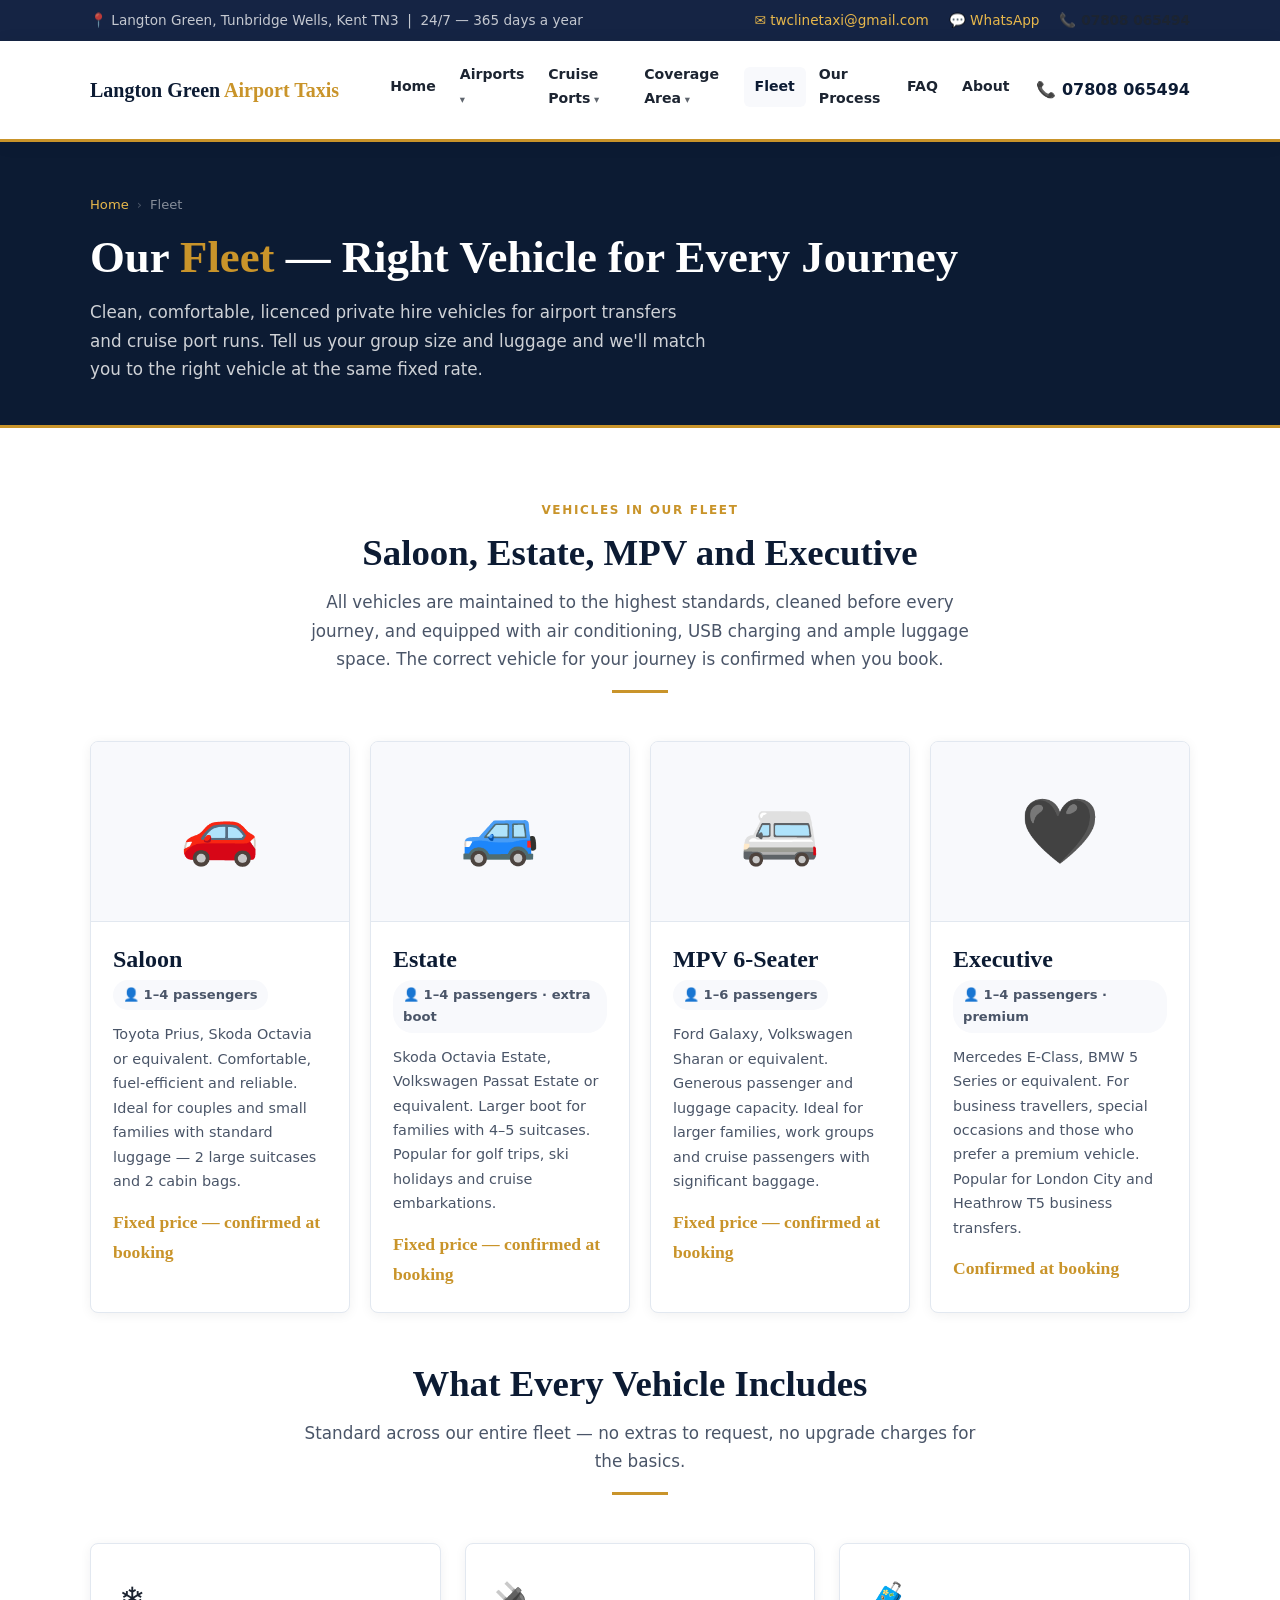
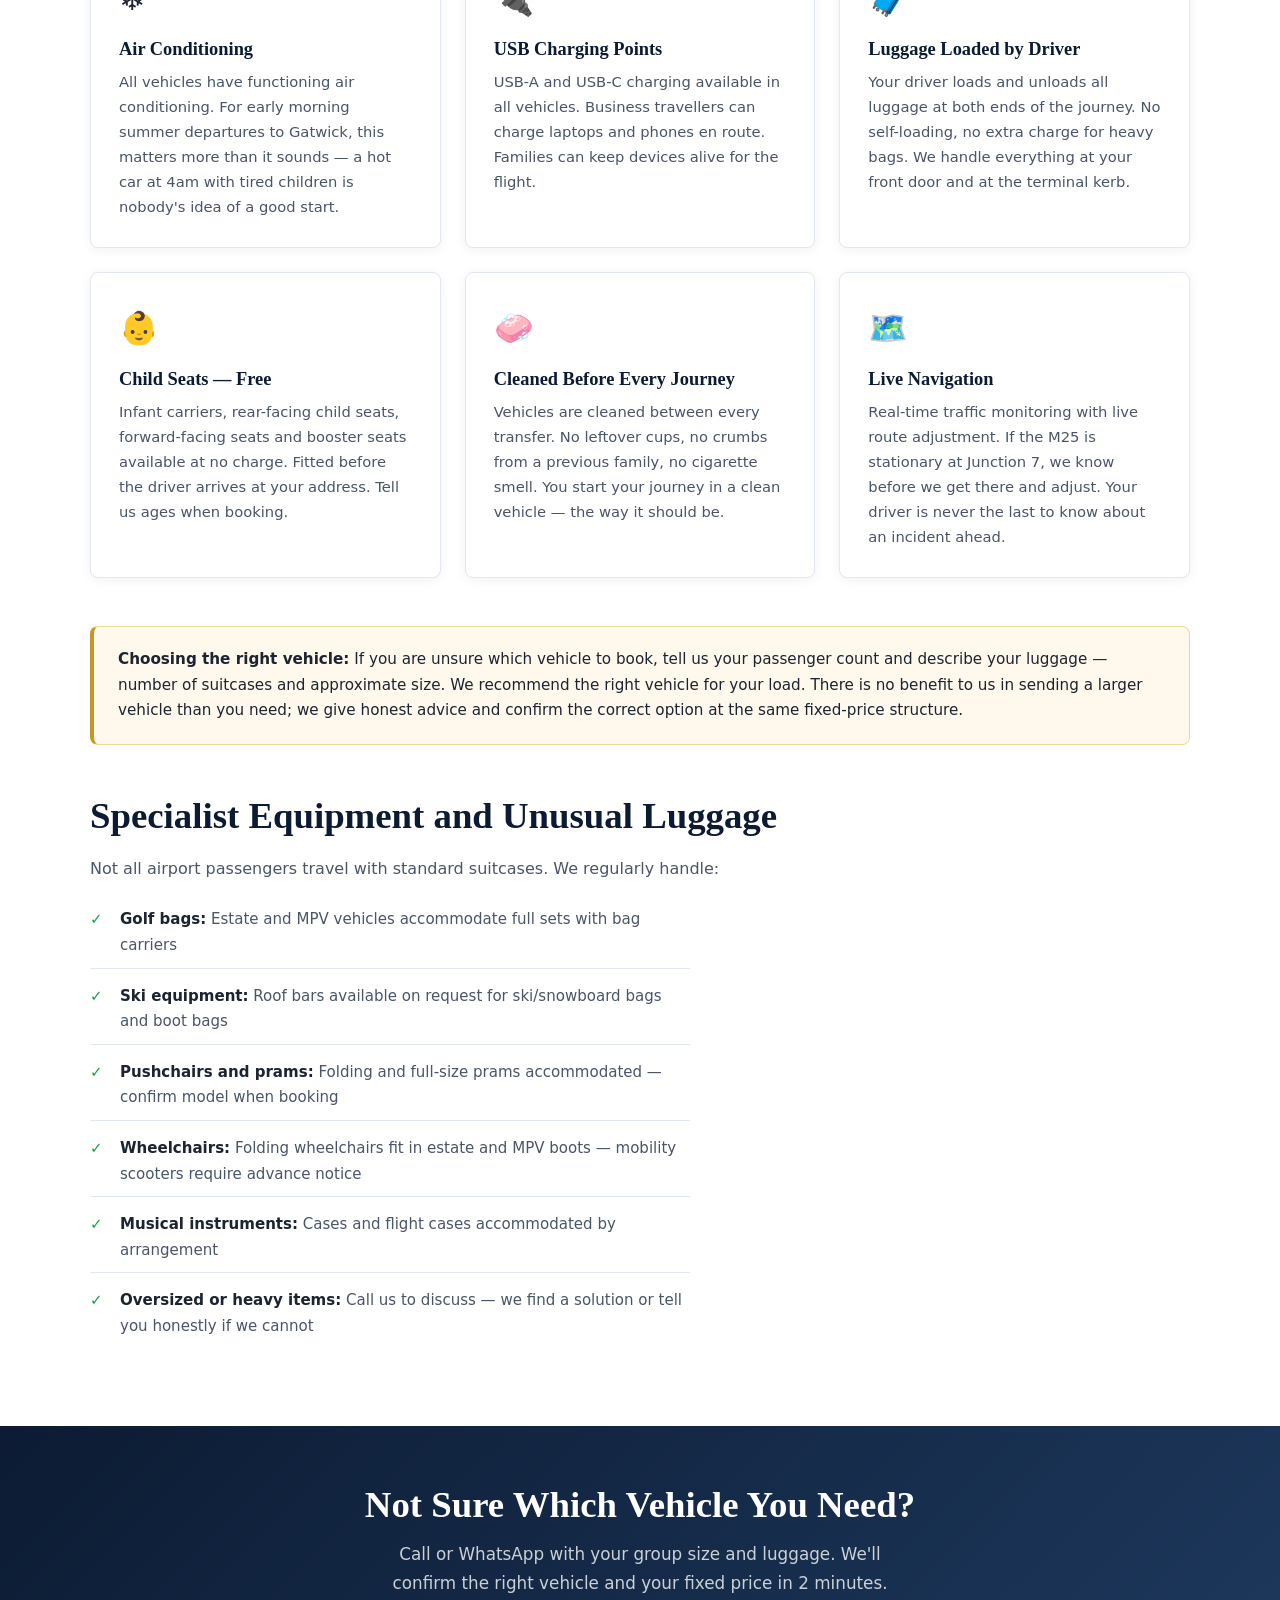
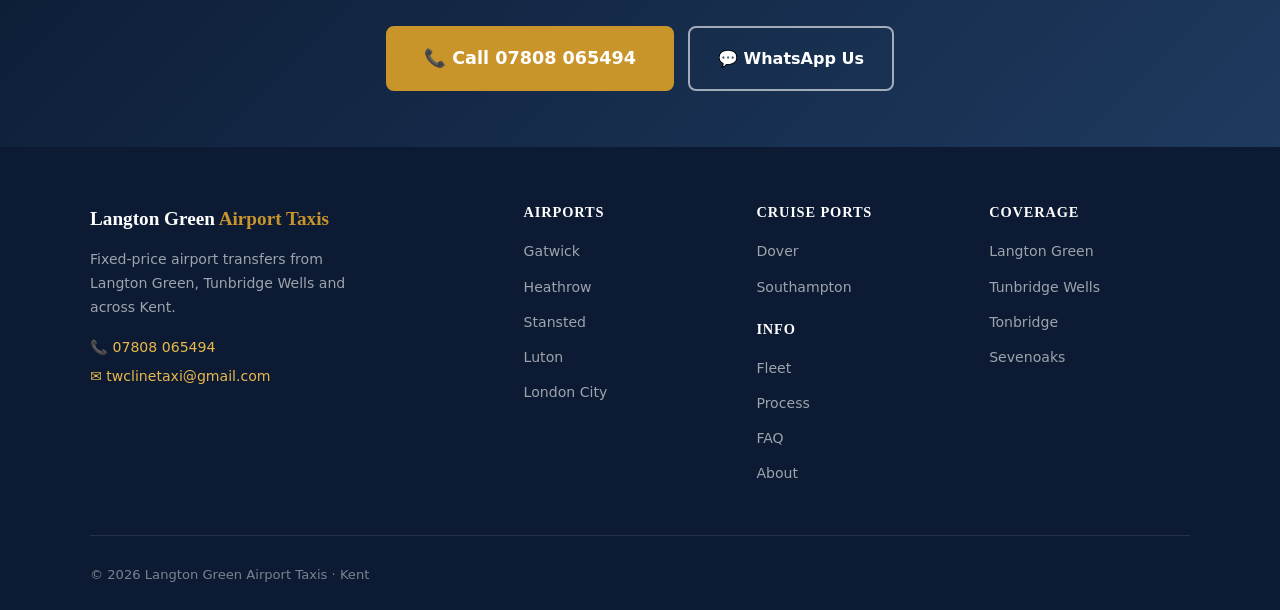
<file: fleet.html>
<!DOCTYPE html>
<html lang="en">
<head>
<meta charset="UTF-8">
<meta name="viewport" content="width=device-width, initial-scale=1.0">
<title>Our Fleet | Langton Green Airport Taxis | Kent</title>
<meta name="description" content="Saloon, estate, MPV and executive vehicles for airport transfers from Langton Green. Free child seats, luggage loaded. Fixed price. Call 07808 065494.">
<meta property="og:type" content="website">
<meta property="og:title" content="Our Fleet — Langton Green Airport Taxis">
<meta property="og:description" content="Saloon, estate, MPV and executive options from Langton Green. Clean, comfortable, fixed price. Free child seats.">
<meta property="og:url" content="https://langtongreenairporttaxis.co.uk/fleet.html">
<meta property="og:site_name" content="Langton Green Airport Taxis">
<meta name="twitter:card" content="summary">
<meta name="twitter:title" content="Our Fleet — Langton Green Airport Taxis">
<meta name="twitter:description" content="Saloon, estate, MPV and executive options from Langton Green. Clean, comfortable, fixed price. Free child seats.">
<link rel="canonical" href="https://langtongreenairporttaxis.co.uk/fleet.html">
<link rel="stylesheet" href="style.css">
<script type="application/ld+json">
{
  "@context": "https://schema.org",
  "@type": "LocalBusiness",
  "name": "Langton Green Airport Taxis",
  "url": "https://langtongreenairporttaxis.co.uk/",
  "telephone": "+447808065494",
  "email": "twclinetaxi@gmail.com",
  "description": "Fixed-price airport and cruise port transfers from Langton Green and Tunbridge Wells, Kent.",
  "areaServed": ["Langton Green", "Tunbridge Wells", "Tonbridge", "Sevenoaks", "Edenbridge", "Penshurst", "Speldhurst", "Groombridge", "Rusthall", "Crowborough", "Uckfield", "East Grinstead", "Forest Row"]
}
</script>
</head>
<body>
<div class="topbar"><div class="container topbar-inner"><span>📍 Langton Green, Tunbridge Wells, Kent TN3 &nbsp;|&nbsp; 24/7 — 365 days a year</span><div class="topbar-right"><a href="mailto:twclinetaxi@gmail.com">✉ twclinetaxi@gmail.com</a><a href="https://wa.me/447808065494">💬 WhatsApp</a><a href="tel:+447808065494"><strong>📞 07808 065494</strong></a></div></div></div>
<nav><div class="nav-inner"><a href="/" class="logo">Langton Green <span>Airport Taxis</span></a><ul class="nav-links" id="navLinks"><li><a href="/">Home</a></li><li class="has-dropdown"><a href="#">Airports</a><div class="dropdown"><a href="gatwick.html">✈️ Gatwick Airport</a><a href="heathrow.html">✈️ Heathrow Airport</a><a href="stansted.html">✈️ Stansted Airport</a><a href="luton.html">✈️ Luton Airport</a><a href="london-city.html">✈️ London City Airport</a></div></li><li class="has-dropdown"><a href="#">Cruise Ports</a><div class="dropdown"><a href="dover.html">⚓ Dover Cruise Port</a><a href="southampton.html">🚢 Southampton Cruise Port</a></div></li><li class="has-dropdown"><a href="#">Coverage Area</a><div class="dropdown"><a href="tonbridge.html">📍 Tonbridge</a><a href="sevenoaks.html">📍 Sevenoaks</a></div></li><li><a href="fleet.html" class="active">Fleet</a></li><li><a href="process.html">Our Process</a></li><li><a href="faq.html">FAQ</a></li><li><a href="about.html">About</a></li></ul><div class="nav-cta"><a href="tel:+447808065494" class="nav-phone-link">📞 07808 065494</a><button class="hamburger" id="menuBtn" aria-label="Menu"><span></span><span></span><span></span></button></div></div></nav>

<section class="page-hero">
  <div class="container">
    <div class="breadcrumb"><a href="/">Home</a> <span>›</span> Fleet</div>
    <h1>Our <em>Fleet</em> — Right Vehicle for Every Journey</h1>
    <p>Clean, comfortable, licenced private hire vehicles for airport transfers and cruise port runs. Tell us your group size and luggage and we'll match you to the right vehicle at the same fixed rate.</p>
  </div>
</section>

<section class="section">
  <div class="container">

    <div class="section-header">
      <span class="eyebrow">Vehicles in Our Fleet</span>
      <h2>Saloon, Estate, MPV and Executive</h2>
      <p>All vehicles are maintained to the highest standards, cleaned before every journey, and equipped with air conditioning, USB charging and ample luggage space. The correct vehicle for your journey is confirmed when you book.</p>
      <div class="divider"></div>
    </div>

    <div class="grid-4" style="margin-bottom:48px;">
      <div class="fleet-card">
        <div class="fleet-img">🚗</div>
        <div class="fleet-body">
          <h3>Saloon</h3>
          <span class="fleet-capacity">👤 1–4 passengers</span>
          <p>Toyota Prius, Skoda Octavia or equivalent. Comfortable, fuel-efficient and reliable. Ideal for couples and small families with standard luggage — 2 large suitcases and 2 cabin bags.</p>
          <div class="fleet-price">Fixed price — confirmed at booking</div>
        </div>
      </div>
      <div class="fleet-card">
        <div class="fleet-img">🚙</div>
        <div class="fleet-body">
          <h3>Estate</h3>
          <span class="fleet-capacity">👤 1–4 passengers · extra boot</span>
          <p>Skoda Octavia Estate, Volkswagen Passat Estate or equivalent. Larger boot for families with 4–5 suitcases. Popular for golf trips, ski holidays and cruise embarkations.</p>
          <div class="fleet-price">Fixed price — confirmed at booking</div>
        </div>
      </div>
      <div class="fleet-card">
        <div class="fleet-img">🚐</div>
        <div class="fleet-body">
          <h3>MPV 6-Seater</h3>
          <span class="fleet-capacity">👤 1–6 passengers</span>
          <p>Ford Galaxy, Volkswagen Sharan or equivalent. Generous passenger and luggage capacity. Ideal for larger families, work groups and cruise passengers with significant baggage.</p>
          <div class="fleet-price">Fixed price — confirmed at booking</div>
        </div>
      </div>
      <div class="fleet-card">
        <div class="fleet-img">🖤</div>
        <div class="fleet-body">
          <h3>Executive</h3>
          <span class="fleet-capacity">👤 1–4 passengers · premium</span>
          <p>Mercedes E-Class, BMW 5 Series or equivalent. For business travellers, special occasions and those who prefer a premium vehicle. Popular for London City and Heathrow T5 business transfers.</p>
          <div class="fleet-price">Confirmed at booking</div>
        </div>
      </div>
    </div>

    <div class="section-header">
      <h2>What Every Vehicle Includes</h2>
      <p>Standard across our entire fleet — no extras to request, no upgrade charges for the basics.</p>
      <div class="divider"></div>
    </div>

    <div class="grid-3" style="margin-bottom:48px;">
      <div class="service-card">
        <span class="sc-icon">❄️</span>
        <h3>Air Conditioning</h3>
        <p>All vehicles have functioning air conditioning. For early morning summer departures to Gatwick, this matters more than it sounds — a hot car at 4am with tired children is nobody's idea of a good start.</p>
      </div>
      <div class="service-card">
        <span class="sc-icon">🔌</span>
        <h3>USB Charging Points</h3>
        <p>USB-A and USB-C charging available in all vehicles. Business travellers can charge laptops and phones en route. Families can keep devices alive for the flight.</p>
      </div>
      <div class="service-card">
        <span class="sc-icon">🧳</span>
        <h3>Luggage Loaded by Driver</h3>
        <p>Your driver loads and unloads all luggage at both ends of the journey. No self-loading, no extra charge for heavy bags. We handle everything at your front door and at the terminal kerb.</p>
      </div>
      <div class="service-card">
        <span class="sc-icon">👶</span>
        <h3>Child Seats — Free</h3>
        <p>Infant carriers, rear-facing child seats, forward-facing seats and booster seats available at no charge. Fitted before the driver arrives at your address. Tell us ages when booking.</p>
      </div>
      <div class="service-card">
        <span class="sc-icon">🧼</span>
        <h3>Cleaned Before Every Journey</h3>
        <p>Vehicles are cleaned between every transfer. No leftover cups, no crumbs from a previous family, no cigarette smell. You start your journey in a clean vehicle — the way it should be.</p>
      </div>
      <div class="service-card">
        <span class="sc-icon">🗺️</span>
        <h3>Live Navigation</h3>
        <p>Real-time traffic monitoring with live route adjustment. If the M25 is stationary at Junction 7, we know before we get there and adjust. Your driver is never the last to know about an incident ahead.</p>
      </div>
    </div>

    <div class="info-box">
      <p><strong>Choosing the right vehicle:</strong> If you are unsure which vehicle to book, tell us your passenger count and describe your luggage — number of suitcases and approximate size. We recommend the right vehicle for your load. There is no benefit to us in sending a larger vehicle than you need; we give honest advice and confirm the correct option at the same fixed-price structure.</p>
    </div>

    <h2 style="margin-top:48px; margin-bottom:16px;">Specialist Equipment and Unusual Luggage</h2>
    <p>Not all airport passengers travel with standard suitcases. We regularly handle:</p>
    <ul class="check-list" style="max-width:600px;">
      <li><strong>Golf bags:</strong> Estate and MPV vehicles accommodate full sets with bag carriers</li>
      <li><strong>Ski equipment:</strong> Roof bars available on request for ski/snowboard bags and boot bags</li>
      <li><strong>Pushchairs and prams:</strong> Folding and full-size prams accommodated — confirm model when booking</li>
      <li><strong>Wheelchairs:</strong> Folding wheelchairs fit in estate and MPV boots — mobility scooters require advance notice</li>
      <li><strong>Musical instruments:</strong> Cases and flight cases accommodated by arrangement</li>
      <li><strong>Oversized or heavy items:</strong> Call us to discuss — we find a solution or tell you honestly if we cannot</li>
    </ul>
  </div>
</section>

<section class="cta-strip"><div class="container"><h2>Not Sure Which Vehicle You Need?</h2><p>Call or WhatsApp with your group size and luggage. We'll confirm the right vehicle and your fixed price in 2 minutes.</p><div class="btn-ctas"><a href="tel:+447808065494" class="btn btn-gold btn-lg">📞 Call 07808 065494</a><a href="https://wa.me/447808065494?text=Hi, I need help choosing the right vehicle for my transfer" class="btn btn-outline-white">💬 WhatsApp Us</a></div></div></section>

<footer><div class="container"><div class="footer-grid"><div class="footer-brand"><span class="footer-logo-txt">Langton Green <span>Airport Taxis</span></span><p>Fixed-price airport transfers from Langton Green, Tunbridge Wells and across Kent.</p><div class="footer-contact"><a href="tel:+447808065494">📞 07808 065494</a><a href="mailto:twclinetaxi@gmail.com">✉ twclinetaxi@gmail.com</a></div></div><div><h4>Airports</h4><ul><li><a href="gatwick.html">Gatwick</a></li><li><a href="heathrow.html">Heathrow</a></li><li><a href="stansted.html">Stansted</a></li><li><a href="luton.html">Luton</a></li><li><a href="london-city.html">London City</a></li></ul></div><div><h4>Cruise Ports</h4><ul><li><a href="dover.html">Dover</a></li><li><a href="southampton.html">Southampton</a></li></ul><h4 style="margin-top:20px;">Info</h4><ul><li><a href="fleet.html">Fleet</a></li><li><a href="process.html">Process</a></li><li><a href="faq.html">FAQ</a></li><li><a href="about.html">About</a></li></ul></div><div><h4>Coverage</h4><ul><li><a href="/">Langton Green</a></li><li><a href="/">Tunbridge Wells</a></li><li><a href="tonbridge.html">Tonbridge</a></li><li><a href="sevenoaks.html">Sevenoaks</a></li></ul></div></div><div class="footer-bottom"><span>© 2026 Langton Green Airport Taxis · Kent</span></div></div></footer>
<script>const menuBtn=document.getElementById('menuBtn');const navLinks=document.getElementById('navLinks');menuBtn.addEventListener('click',()=>navLinks.classList.toggle('open'));</script>
</body>
</html>
</file>
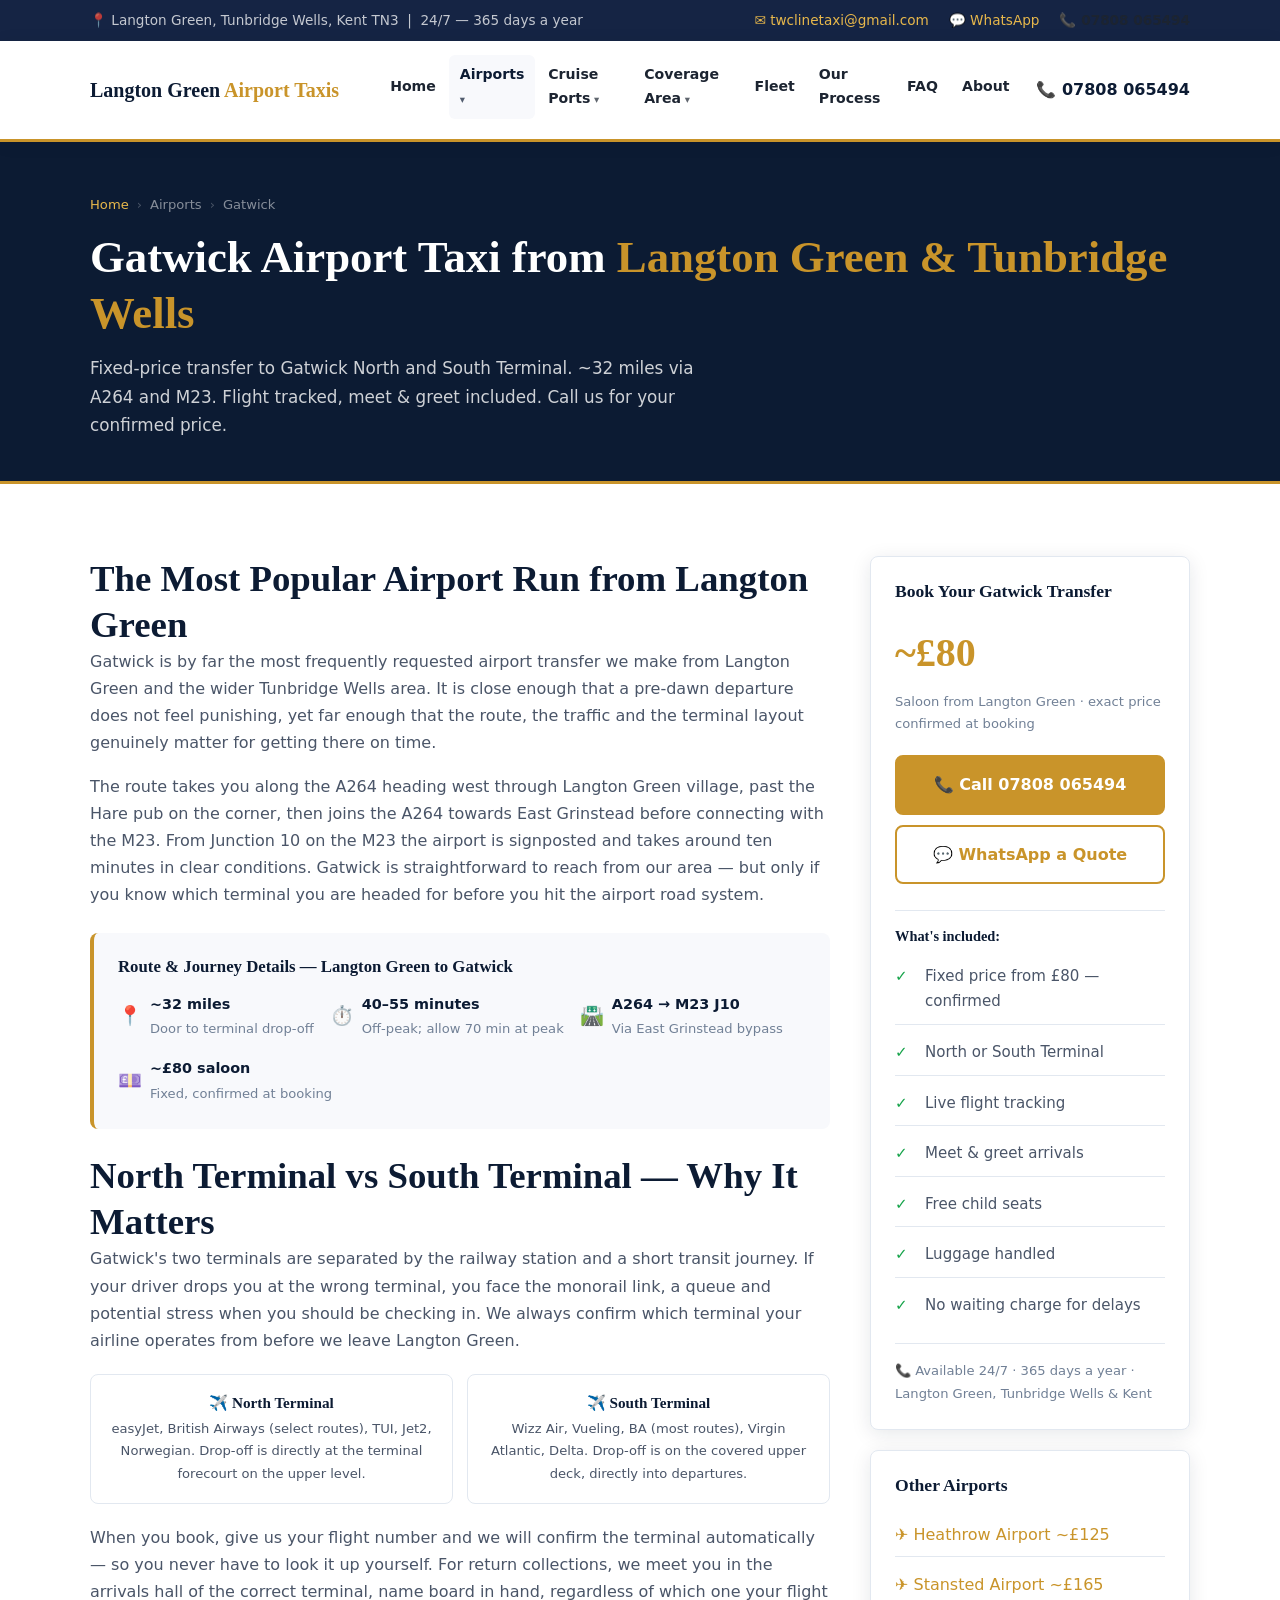
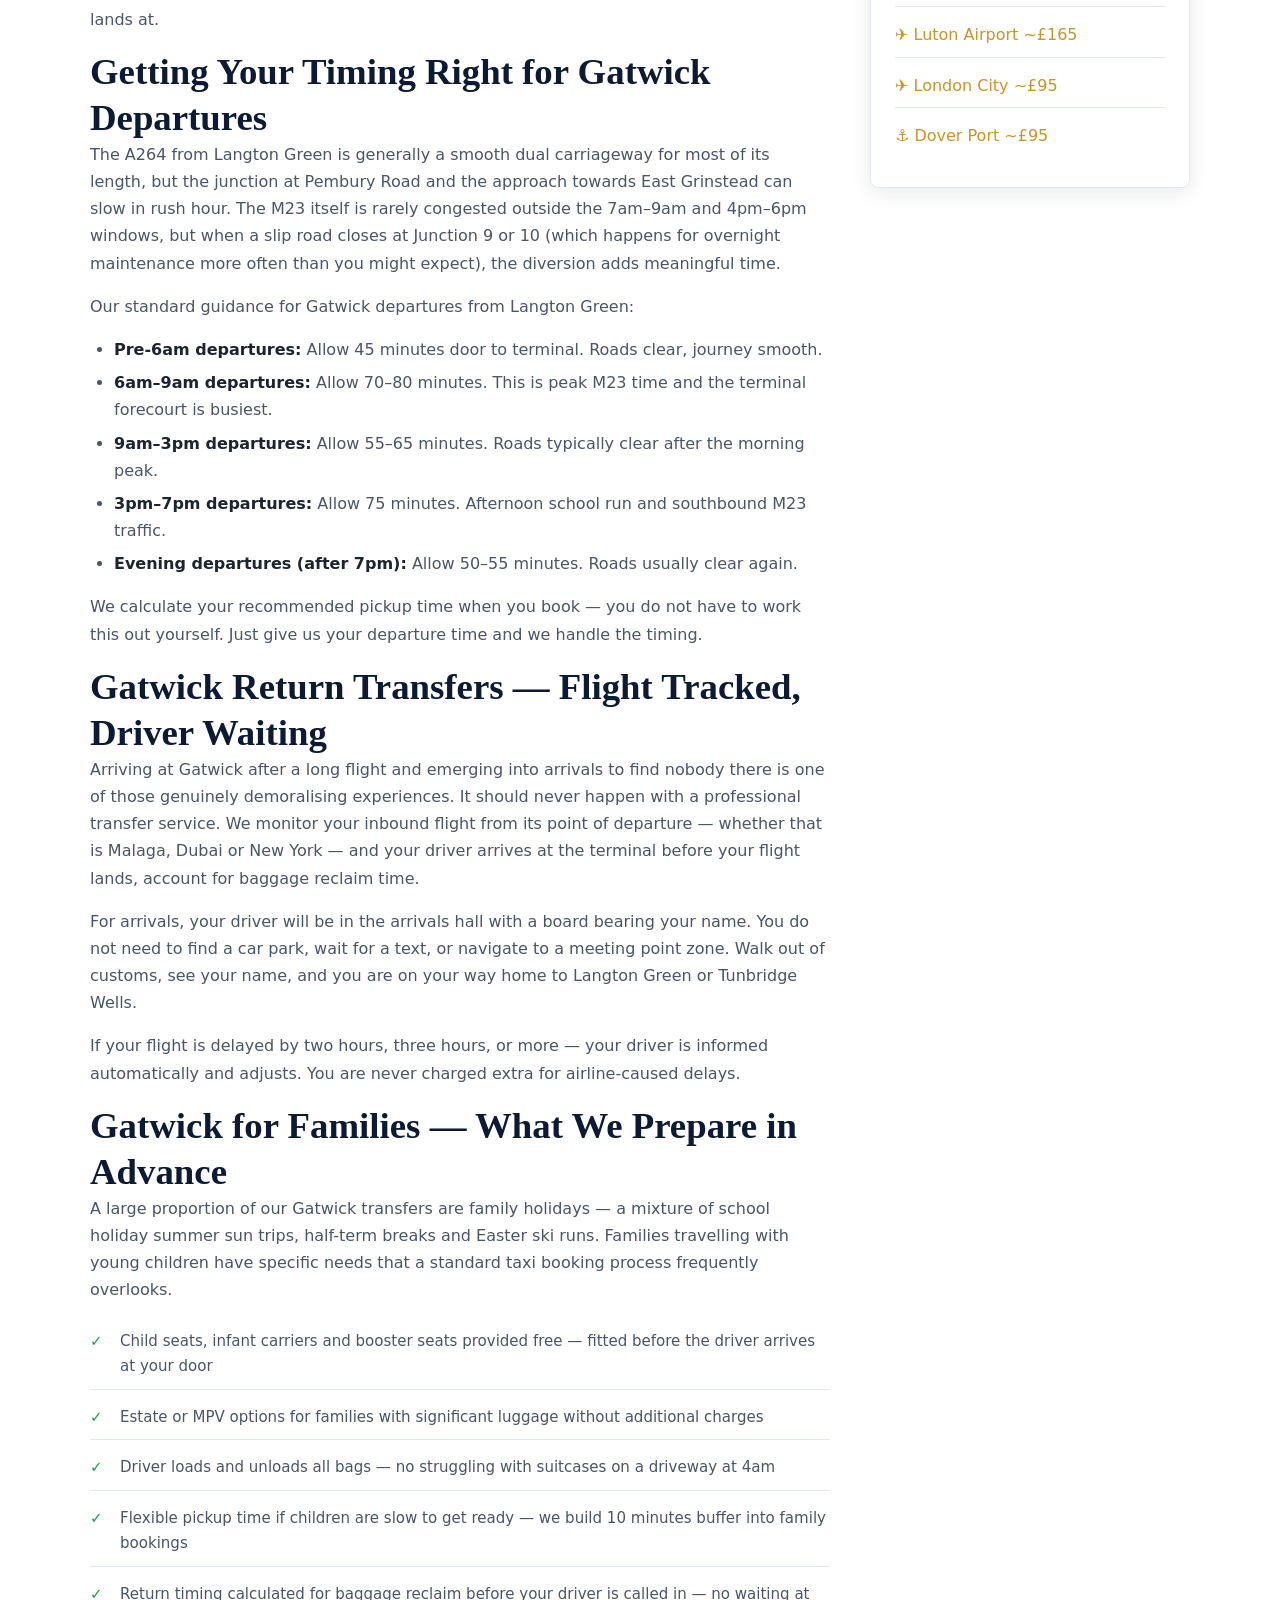
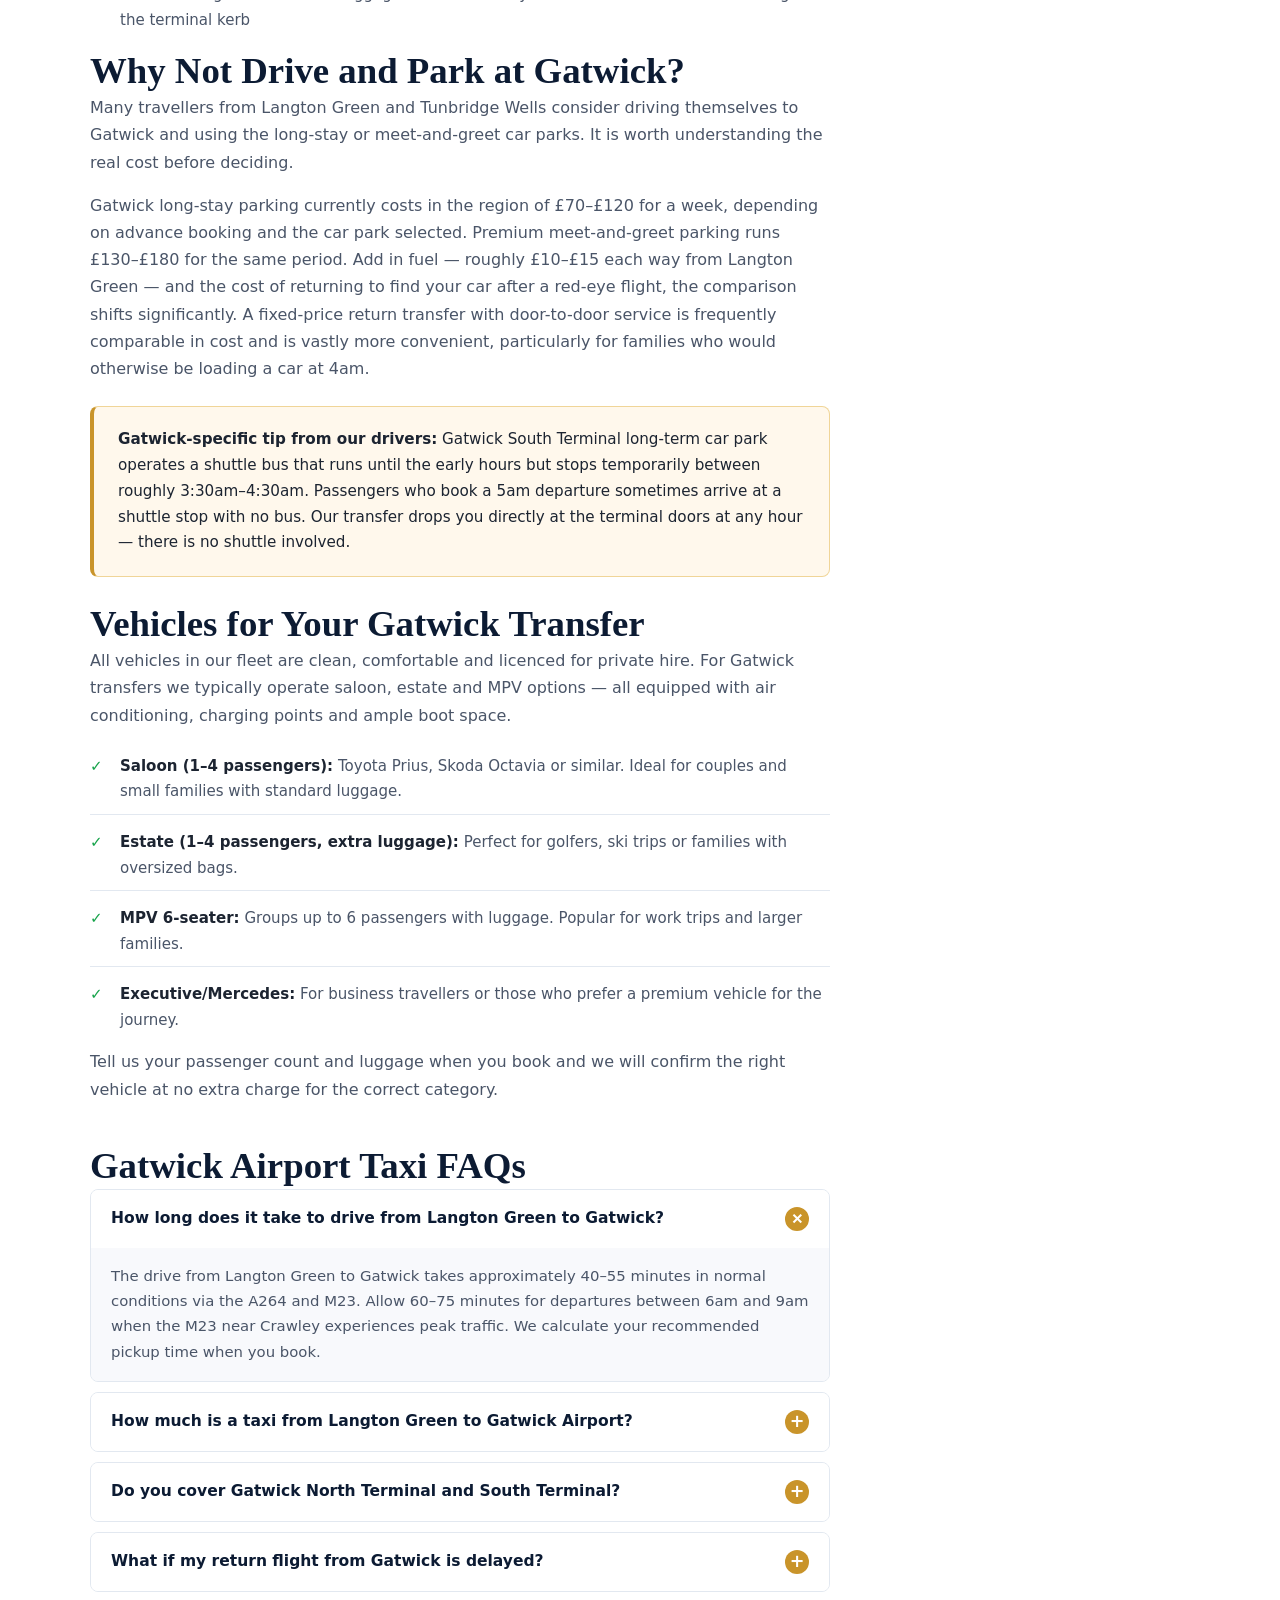
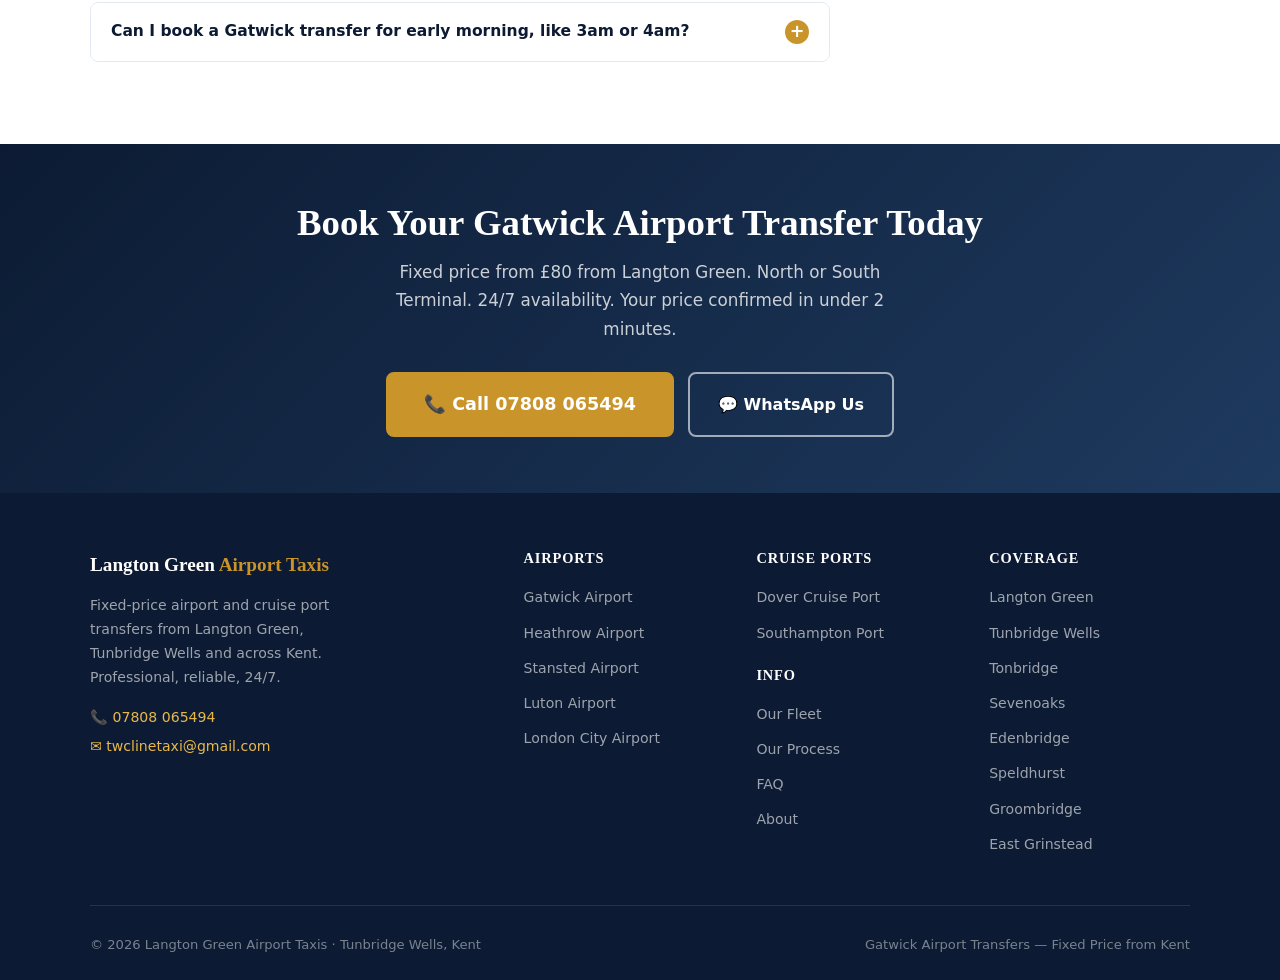
<file: gatwick.html>
<!DOCTYPE html>
<html lang="en">
<head>
<meta charset="UTF-8">
<meta name="viewport" content="width=device-width, initial-scale=1.0">
<title>Gatwick Airport Taxi from Langton Green | From £80 Fixed</title>
<meta name="description" content="Fixed-price Gatwick taxi from Langton Green & Tunbridge Wells. North & South Terminal, from £80, flight tracking, meet & greet. 24/7. Call 07808 065494.">
<meta property="og:type" content="website">
<meta property="og:title" content="Gatwick Airport Taxi from Langton Green — Fixed Price">
<meta property="og:description" content="Fixed price from £80, door to Gatwick North or South Terminal. Flight tracked, meet & greet. 24/7 from Kent.">
<meta property="og:url" content="https://langtongreenairporttaxis.co.uk/gatwick.html">
<meta property="og:site_name" content="Langton Green Airport Taxis">
<meta name="twitter:card" content="summary">
<meta name="twitter:title" content="Gatwick Airport Taxi from Langton Green — Fixed Price">
<meta name="twitter:description" content="Fixed price from £80, door to Gatwick North or South Terminal. Flight tracked, meet & greet. 24/7 from Kent.">
<link rel="canonical" href="https://langtongreenairporttaxis.co.uk/gatwick.html">
<link rel="stylesheet" href="style.css">
<script type="application/ld+json">
{
  "@context": "https://schema.org",
  "@type": "TaxiService",
  "name": "Langton Green Airport Taxis — Gatwick Service",
  "description": "Fixed-price taxi transfers from Langton Green and Tunbridge Wells to Gatwick Airport North and South Terminal.",
  "url": "https://langtongreenairporttaxis.co.uk/gatwick.html",
  "telephone": "+447808065494",
  "areaServed": ["Langton Green", "Tunbridge Wells", "Tonbridge", "Sevenoaks", "Edenbridge", "Penshurst", "Speldhurst", "Groombridge", "Rusthall", "Crowborough", "Uckfield", "East Grinstead", "Forest Row"]
}
</script>
<script type="application/ld+json">
{
  "@context": "https://schema.org",
  "@type": "FAQPage",
  "mainEntity": [
    {
      "@type": "Question",
      "name": "How long does it take to drive from Langton Green to Gatwick?",
      "acceptedAnswer": {"@type": "Answer", "text": "The drive from Langton Green to Gatwick Airport takes approximately 40–55 minutes in normal conditions via the A264 and M23. Allow 60–75 minutes for morning peak travel (6am–9am), especially if your departure is from the South Terminal which adds a short additional approach via Junction 9."}
    },
    {
      "@type": "Question",
      "name": "How much is a taxi from Langton Green to Gatwick Airport?",
      "acceptedAnswer": {"@type": "Answer", "text": "A taxi from Langton Green to Gatwick Airport costs approximately £80 for a standard saloon at our fixed £80 rate. The exact price depends on your precise pickup address and which terminal (North or South). Your fare is confirmed before you travel — no surprises."}
    },
    {
      "@type": "Question",
      "name": "Do you cover both Gatwick North and South Terminal?",
      "acceptedAnswer": {"@type": "Answer", "text": "Yes. We drop off and collect from both Gatwick North Terminal and South Terminal. The two terminals have different drop-off zones and the approach roads are separate. We confirm which terminal your airline uses at the time of booking so we take the correct route from the M23."}
    }
  ]
}
</script>
</head>
<body>

<!-- TOPBAR -->
<div class="topbar">
  <div class="container topbar-inner">
    <span>📍 Langton Green, Tunbridge Wells, Kent TN3 &nbsp;|&nbsp; 24/7 — 365 days a year</span>
    <div class="topbar-right">
      <a href="mailto:twclinetaxi@gmail.com">✉ twclinetaxi@gmail.com</a>
      <a href="https://wa.me/447808065494">💬 WhatsApp</a>
      <a href="tel:+447808065494"><strong>📞 07808 065494</strong></a>
    </div>
  </div>
</div>

<!-- NAV -->
<nav>
  <div class="nav-inner">
    <a href="/" class="logo">Langton Green <span>Airport Taxis</span></a>
    <ul class="nav-links" id="navLinks">
      <li><a href="/">Home</a></li>
      <li class="has-dropdown">
        <a href="#" class="active">Airports</a>
        <div class="dropdown">
          <a href="gatwick.html">✈️ Gatwick Airport</a>
          <a href="heathrow.html">✈️ Heathrow Airport</a>
          <a href="stansted.html">✈️ Stansted Airport</a>
          <a href="luton.html">✈️ Luton Airport</a>
          <a href="london-city.html">✈️ London City Airport</a>
        </div>
      </li>
      <li class="has-dropdown">
        <a href="#">Cruise Ports</a>
        <div class="dropdown">
          <a href="dover.html">⚓ Dover Cruise Port</a>
          <a href="southampton.html">🚢 Southampton Cruise Port</a>
        </div>
      </li>
      <li class="has-dropdown">
        <a href="#">Coverage Area</a>
        <div class="dropdown">
          <a href="tonbridge.html">📍 Tonbridge</a>
          <a href="sevenoaks.html">📍 Sevenoaks</a>
        </div>
      </li>
      <li><a href="fleet.html">Fleet</a></li>
      <li><a href="process.html">Our Process</a></li>
      <li><a href="faq.html">FAQ</a></li>
      <li><a href="about.html">About</a></li>
    </ul>
    <div class="nav-cta">
      <a href="tel:+447808065494" class="nav-phone-link">📞 07808 065494</a>
      <button class="hamburger" id="menuBtn" aria-label="Menu"><span></span><span></span><span></span></button>
    </div>
  </div>
</nav>

<!-- PAGE HERO -->
<section class="page-hero">
  <div class="container">
    <div class="breadcrumb"><a href="/">Home</a> <span>›</span> Airports <span>›</span> Gatwick</div>
    <h1>Gatwick Airport Taxi from <em>Langton Green & Tunbridge Wells</em></h1>
    <p>Fixed-price transfer to Gatwick North and South Terminal. ~32 miles via A264 and M23. Flight tracked, meet & greet included. Call us for your confirmed price.</p>
  </div>
</section>

<!-- MAIN CONTENT -->
<section class="section">
  <div class="container">
    <div class="content-layout">
      <!-- MAIN BODY -->
      <div>
        <h2>The Most Popular Airport Run from Langton Green</h2>
        <p>Gatwick is by far the most frequently requested airport transfer we make from Langton Green and the wider Tunbridge Wells area. It is close enough that a pre-dawn departure does not feel punishing, yet far enough that the route, the traffic and the terminal layout genuinely matter for getting there on time.</p>
        <p>The route takes you along the A264 heading west through Langton Green village, past the Hare pub on the corner, then joins the A264 towards East Grinstead before connecting with the M23. From Junction 10 on the M23 the airport is signposted and takes around ten minutes in clear conditions. Gatwick is straightforward to reach from our area — but only if you know which terminal you are headed for before you hit the airport road system.</p>

        <div class="route-box">
          <h4>Route & Journey Details — Langton Green to Gatwick</h4>
          <div class="route-stats">
            <div class="r-stat"><span class="icon">📍</span><div><strong>~32 miles</strong><span>Door to terminal drop-off</span></div></div>
            <div class="r-stat"><span class="icon">⏱️</span><div><strong>40–55 minutes</strong><span>Off-peak; allow 70 min at peak</span></div></div>
            <div class="r-stat"><span class="icon">🛣️</span><div><strong>A264 → M23 J10</strong><span>Via East Grinstead bypass</span></div></div>
            <div class="r-stat"><span class="icon">💷</span><div><strong>~£80 saloon</strong><span>Fixed, confirmed at booking</span></div></div>
          </div>
        </div>

        <h2>North Terminal vs South Terminal — Why It Matters</h2>
        <p>Gatwick's two terminals are separated by the railway station and a short transit journey. If your driver drops you at the wrong terminal, you face the monorail link, a queue and potential stress when you should be checking in. We always confirm which terminal your airline operates from before we leave Langton Green.</p>

        <div class="terminal-grid">
          <div class="terminal-card">
            <h4>✈️ North Terminal</h4>
            <p>easyJet, British Airways (select routes), TUI, Jet2, Norwegian. Drop-off is directly at the terminal forecourt on the upper level.</p>
          </div>
          <div class="terminal-card">
            <h4>✈️ South Terminal</h4>
            <p>Wizz Air, Vueling, BA (most routes), Virgin Atlantic, Delta. Drop-off is on the covered upper deck, directly into departures.</p>
          </div>
        </div>

        <p>When you book, give us your flight number and we will confirm the terminal automatically — so you never have to look it up yourself. For return collections, we meet you in the arrivals hall of the correct terminal, name board in hand, regardless of which one your flight lands at.</p>

        <h2>Getting Your Timing Right for Gatwick Departures</h2>
        <p>The A264 from Langton Green is generally a smooth dual carriageway for most of its length, but the junction at Pembury Road and the approach towards East Grinstead can slow in rush hour. The M23 itself is rarely congested outside the 7am–9am and 4pm–6pm windows, but when a slip road closes at Junction 9 or 10 (which happens for overnight maintenance more often than you might expect), the diversion adds meaningful time.</p>
        <p>Our standard guidance for Gatwick departures from Langton Green:</p>
        <ul style="margin:16px 0;">
          <li><strong>Pre-6am departures:</strong> Allow 45 minutes door to terminal. Roads clear, journey smooth.</li>
          <li><strong>6am–9am departures:</strong> Allow 70–80 minutes. This is peak M23 time and the terminal forecourt is busiest.</li>
          <li><strong>9am–3pm departures:</strong> Allow 55–65 minutes. Roads typically clear after the morning peak.</li>
          <li><strong>3pm–7pm departures:</strong> Allow 75 minutes. Afternoon school run and southbound M23 traffic.</li>
          <li><strong>Evening departures (after 7pm):</strong> Allow 50–55 minutes. Roads usually clear again.</li>
        </ul>
        <p>We calculate your recommended pickup time when you book — you do not have to work this out yourself. Just give us your departure time and we handle the timing.</p>

        <h2>Gatwick Return Transfers — Flight Tracked, Driver Waiting</h2>
        <p>Arriving at Gatwick after a long flight and emerging into arrivals to find nobody there is one of those genuinely demoralising experiences. It should never happen with a professional transfer service. We monitor your inbound flight from its point of departure — whether that is Malaga, Dubai or New York — and your driver arrives at the terminal before your flight lands, account for baggage reclaim time.</p>
        <p>For arrivals, your driver will be in the arrivals hall with a board bearing your name. You do not need to find a car park, wait for a text, or navigate to a meeting point zone. Walk out of customs, see your name, and you are on your way home to Langton Green or Tunbridge Wells.</p>
        <p>If your flight is delayed by two hours, three hours, or more — your driver is informed automatically and adjusts. You are never charged extra for airline-caused delays.</p>

        <h2>Gatwick for Families — What We Prepare in Advance</h2>
        <p>A large proportion of our Gatwick transfers are family holidays — a mixture of school holiday summer sun trips, half-term breaks and Easter ski runs. Families travelling with young children have specific needs that a standard taxi booking process frequently overlooks.</p>
        <ul class="check-list">
          <li>Child seats, infant carriers and booster seats provided free — fitted before the driver arrives at your door</li>
          <li>Estate or MPV options for families with significant luggage without additional charges</li>
          <li>Driver loads and unloads all bags — no struggling with suitcases on a driveway at 4am</li>
          <li>Flexible pickup time if children are slow to get ready — we build 10 minutes buffer into family bookings</li>
          <li>Return timing calculated for baggage reclaim before your driver is called in — no waiting at the terminal kerb</li>
        </ul>

        <h2>Why Not Drive and Park at Gatwick?</h2>
        <p>Many travellers from Langton Green and Tunbridge Wells consider driving themselves to Gatwick and using the long-stay or meet-and-greet car parks. It is worth understanding the real cost before deciding.</p>
        <p>Gatwick long-stay parking currently costs in the region of £70–£120 for a week, depending on advance booking and the car park selected. Premium meet-and-greet parking runs £130–£180 for the same period. Add in fuel — roughly £10–£15 each way from Langton Green — and the cost of returning to find your car after a red-eye flight, the comparison shifts significantly. A fixed-price return transfer with door-to-door service is frequently comparable in cost and is vastly more convenient, particularly for families who would otherwise be loading a car at 4am.</p>

        <div class="info-box">
          <p><strong>Gatwick-specific tip from our drivers:</strong> Gatwick South Terminal long-term car park operates a shuttle bus that runs until the early hours but stops temporarily between roughly 3:30am–4:30am. Passengers who book a 5am departure sometimes arrive at a shuttle stop with no bus. Our transfer drops you directly at the terminal doors at any hour — there is no shuttle involved.</p>
        </div>

        <h2>Vehicles for Your Gatwick Transfer</h2>
        <p>All vehicles in our fleet are clean, comfortable and licenced for private hire. For Gatwick transfers we typically operate saloon, estate and MPV options — all equipped with air conditioning, charging points and ample boot space.</p>
        <ul class="check-list">
          <li><strong>Saloon (1–4 passengers):</strong> Toyota Prius, Skoda Octavia or similar. Ideal for couples and small families with standard luggage.</li>
          <li><strong>Estate (1–4 passengers, extra luggage):</strong> Perfect for golfers, ski trips or families with oversized bags.</li>
          <li><strong>MPV 6-seater:</strong> Groups up to 6 passengers with luggage. Popular for work trips and larger families.</li>
          <li><strong>Executive/Mercedes:</strong> For business travellers or those who prefer a premium vehicle for the journey.</li>
        </ul>
        <p>Tell us your passenger count and luggage when you book and we will confirm the right vehicle at no extra charge for the correct category.</p>

        <!-- FAQs -->
        <h2 style="margin-top:40px;">Gatwick Airport Taxi FAQs</h2>
        <div class="faq-item open">
          <div class="faq-q" onclick="toggleFaq(this)">How long does it take to drive from Langton Green to Gatwick?<span class="faq-toggle">+</span></div>
          <div class="faq-a"><p>The drive from Langton Green to Gatwick takes approximately 40–55 minutes in normal conditions via the A264 and M23. Allow 60–75 minutes for departures between 6am and 9am when the M23 near Crawley experiences peak traffic. We calculate your recommended pickup time when you book.</p></div>
        </div>
        <div class="faq-item">
          <div class="faq-q" onclick="toggleFaq(this)">How much is a taxi from Langton Green to Gatwick Airport?<span class="faq-toggle">+</span></div>
          <div class="faq-a"><p>A taxi from Langton Green to Gatwick Airport costs approximately £80 for a standard saloon at our fixed £80 rate. Your exact price is confirmed when you book based on your precise pickup address. There are no hidden charges, no peak surcharges and no meter running.</p></div>
        </div>
        <div class="faq-item">
          <div class="faq-q" onclick="toggleFaq(this)">Do you cover Gatwick North Terminal and South Terminal?<span class="faq-toggle">+</span></div>
          <div class="faq-a"><p>Yes. We drop off and collect at both terminals. At the time of booking, give us your flight number and we confirm which terminal your airline uses. We drop you at the correct level and zone for departures, and for returns we meet you in the right arrivals hall.</p></div>
        </div>
        <div class="faq-item">
          <div class="faq-q" onclick="toggleFaq(this)">What if my return flight from Gatwick is delayed?<span class="faq-toggle">+</span></div>
          <div class="faq-a"><p>We monitor your inbound flight in real time. If your flight is delayed by any amount, your driver adjusts automatically. You are never charged waiting time for airline-caused delays. Our driver will be in the arrivals hall when you come through customs, regardless of when your flight actually lands.</p></div>
        </div>
        <div class="faq-item">
          <div class="faq-q" onclick="toggleFaq(this)">Can I book a Gatwick transfer for early morning, like 3am or 4am?<span class="faq-toggle">+</span></div>
          <div class="faq-a"><p>Yes. Early morning pickups are our most common Gatwick bookings. We operate 24 hours a day, 365 days a year. A 3am pickup from Langton Green means a 3:40am–3:45am arrival at Gatwick, well ahead of most 6am departures. We simply ask you to book in advance so we can confirm your driver and vehicle.</p></div>
        </div>
      </div>

      <!-- SIDEBAR -->
      <div>
        <div class="sidebar-card">
          <h3>Book Your Gatwick Transfer</h3>
          <div class="price-display">~£80</div>
          <div class="price-note">Saloon from Langton Green · exact price confirmed at booking</div>
          <a href="tel:+447808065494" class="btn btn-gold">📞 Call 07808 065494</a>
          <a href="https://wa.me/447808065494?text=Hi, I need a Gatwick airport transfer quote from Langton Green" class="btn btn-outline-gold">💬 WhatsApp a Quote</a>
          <hr class="sidebar-divider">
          <h4 style="font-size:0.9rem; margin-bottom:10px;">What's included:</h4>
          <ul class="check-list">
            <li>Fixed price from £80 — confirmed</li>
            <li>North or South Terminal</li>
            <li>Live flight tracking</li>
            <li>Meet & greet arrivals</li>
            <li>Free child seats</li>
            <li>Luggage handled</li>
            <li>No waiting charge for delays</li>
          </ul>
          <hr class="sidebar-divider">
          <p style="font-size:0.82rem; color:var(--text-light);">📞 Available 24/7 · 365 days a year · Langton Green, Tunbridge Wells & Kent</p>
        </div>
        <div class="sidebar-card" style="margin-top:20px;">
          <h3>Other Airports</h3>
          <ul style="list-style:none; padding:0;">
            <li style="padding:8px 0; border-bottom:1px solid var(--border);"><a href="heathrow.html">✈️ Heathrow Airport ~£125</a></li>
            <li style="padding:8px 0; border-bottom:1px solid var(--border);"><a href="stansted.html">✈️ Stansted Airport ~£165</a></li>
            <li style="padding:8px 0; border-bottom:1px solid var(--border);"><a href="luton.html">✈️ Luton Airport ~£165</a></li>
            <li style="padding:8px 0; border-bottom:1px solid var(--border);"><a href="london-city.html">✈️ London City ~£95</a></li>
            <li style="padding:8px 0;"><a href="dover.html">⚓ Dover Port ~£95</a></li>
          </ul>
        </div>
      </div>
    </div>
  </div>
</section>

<!-- CTA STRIP -->
<section class="cta-strip">
  <div class="container">
    <h2>Book Your Gatwick Airport Transfer Today</h2>
    <p>Fixed price from £80 from Langton Green. North or South Terminal. 24/7 availability. Your price confirmed in under 2 minutes.</p>
    <div class="btn-ctas">
      <a href="tel:+447808065494" class="btn btn-gold btn-lg">📞 Call 07808 065494</a>
      <a href="https://wa.me/447808065494?text=Hi, I need a Gatwick taxi from Langton Green" class="btn btn-outline-white">💬 WhatsApp Us</a>
    </div>
  </div>
</section>

<!-- FOOTER -->
<footer>
  <div class="container">
    <div class="footer-grid">
      <div class="footer-brand">
        <span class="footer-logo-txt">Langton Green <span>Airport Taxis</span></span>
        <p>Fixed-price airport and cruise port transfers from Langton Green, Tunbridge Wells and across Kent. Professional, reliable, 24/7.</p>
        <div class="footer-contact">
          <a href="tel:+447808065494">📞 07808 065494</a>
          <a href="mailto:twclinetaxi@gmail.com">✉ twclinetaxi@gmail.com</a>
        </div>
      </div>
      <div>
        <h4>Airports</h4>
        <ul>
          <li><a href="gatwick.html">Gatwick Airport</a></li>
          <li><a href="heathrow.html">Heathrow Airport</a></li>
          <li><a href="stansted.html">Stansted Airport</a></li>
          <li><a href="luton.html">Luton Airport</a></li>
          <li><a href="london-city.html">London City Airport</a></li>
        </ul>
      </div>
      <div>
        <h4>Cruise Ports</h4>
        <ul>
          <li><a href="dover.html">Dover Cruise Port</a></li>
          <li><a href="southampton.html">Southampton Port</a></li>
        </ul>
        <h4 style="margin-top:20px;">Info</h4>
        <ul>
          <li><a href="fleet.html">Our Fleet</a></li>
          <li><a href="process.html">Our Process</a></li>
          <li><a href="faq.html">FAQ</a></li>
          <li><a href="about.html">About</a></li>
        </ul>
      </div>
      <div>
        <h4>Coverage</h4>
        <ul>
          <li><a href="/">Langton Green</a></li>
          <li><a href="/">Tunbridge Wells</a></li>
          <li><a href="tonbridge.html">Tonbridge</a></li>
          <li><a href="sevenoaks.html">Sevenoaks</a></li>
          <li><a href="/">Edenbridge</a></li>
          <li><a href="/">Speldhurst</a></li>
          <li><a href="/">Groombridge</a></li>
          <li><a href="/">East Grinstead</a></li>
        </ul>
      </div>
    </div>
    <div class="footer-bottom">
      <span>© 2026 Langton Green Airport Taxis · Tunbridge Wells, Kent</span>
      <span>Gatwick Airport Transfers — Fixed Price from Kent</span>
    </div>
  </div>
</footer>
<script>
const menuBtn = document.getElementById('menuBtn');
const navLinks = document.getElementById('navLinks');
menuBtn.addEventListener('click', () => navLinks.classList.toggle('open'));
function toggleFaq(el) {
  const item = el.parentElement;
  const isOpen = item.classList.contains('open');
  document.querySelectorAll('.faq-item').forEach(i => i.classList.remove('open'));
  if (!isOpen) item.classList.add('open');
}
</script>
</body>
</html>
</file>
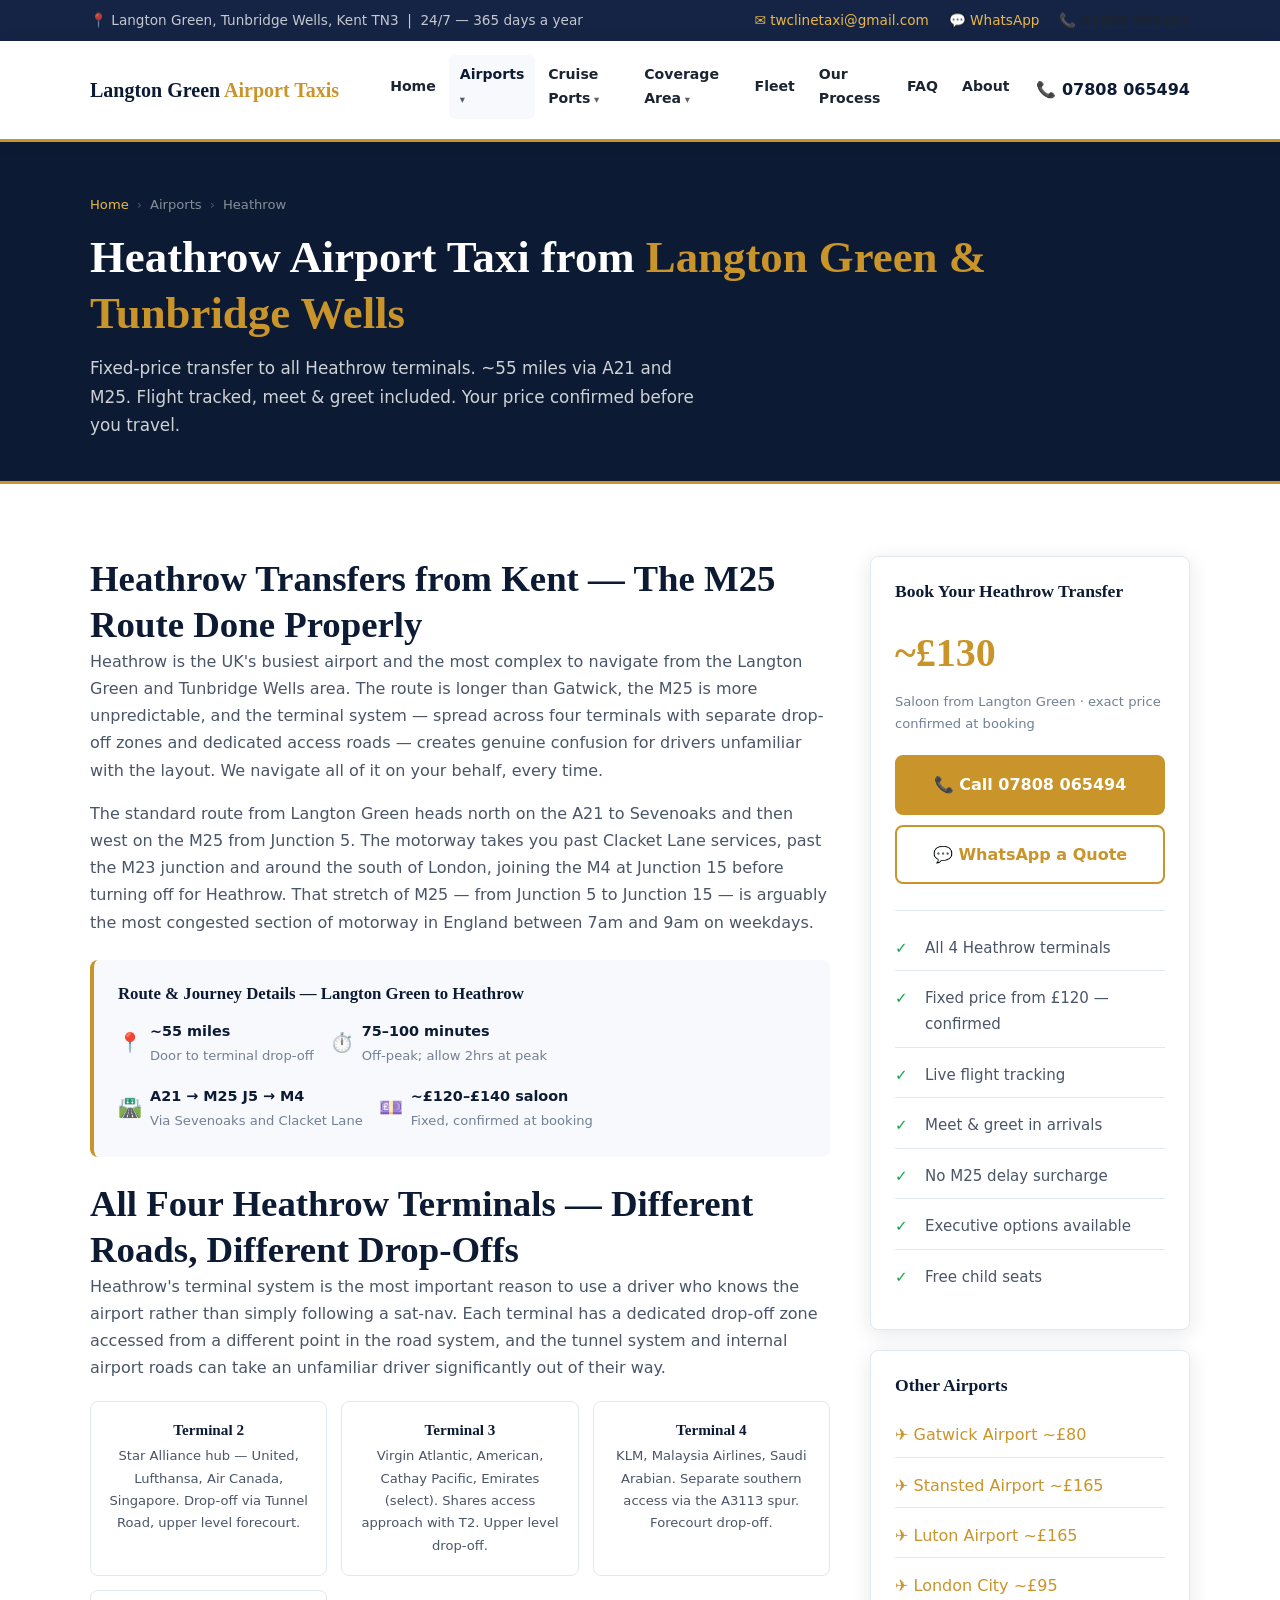
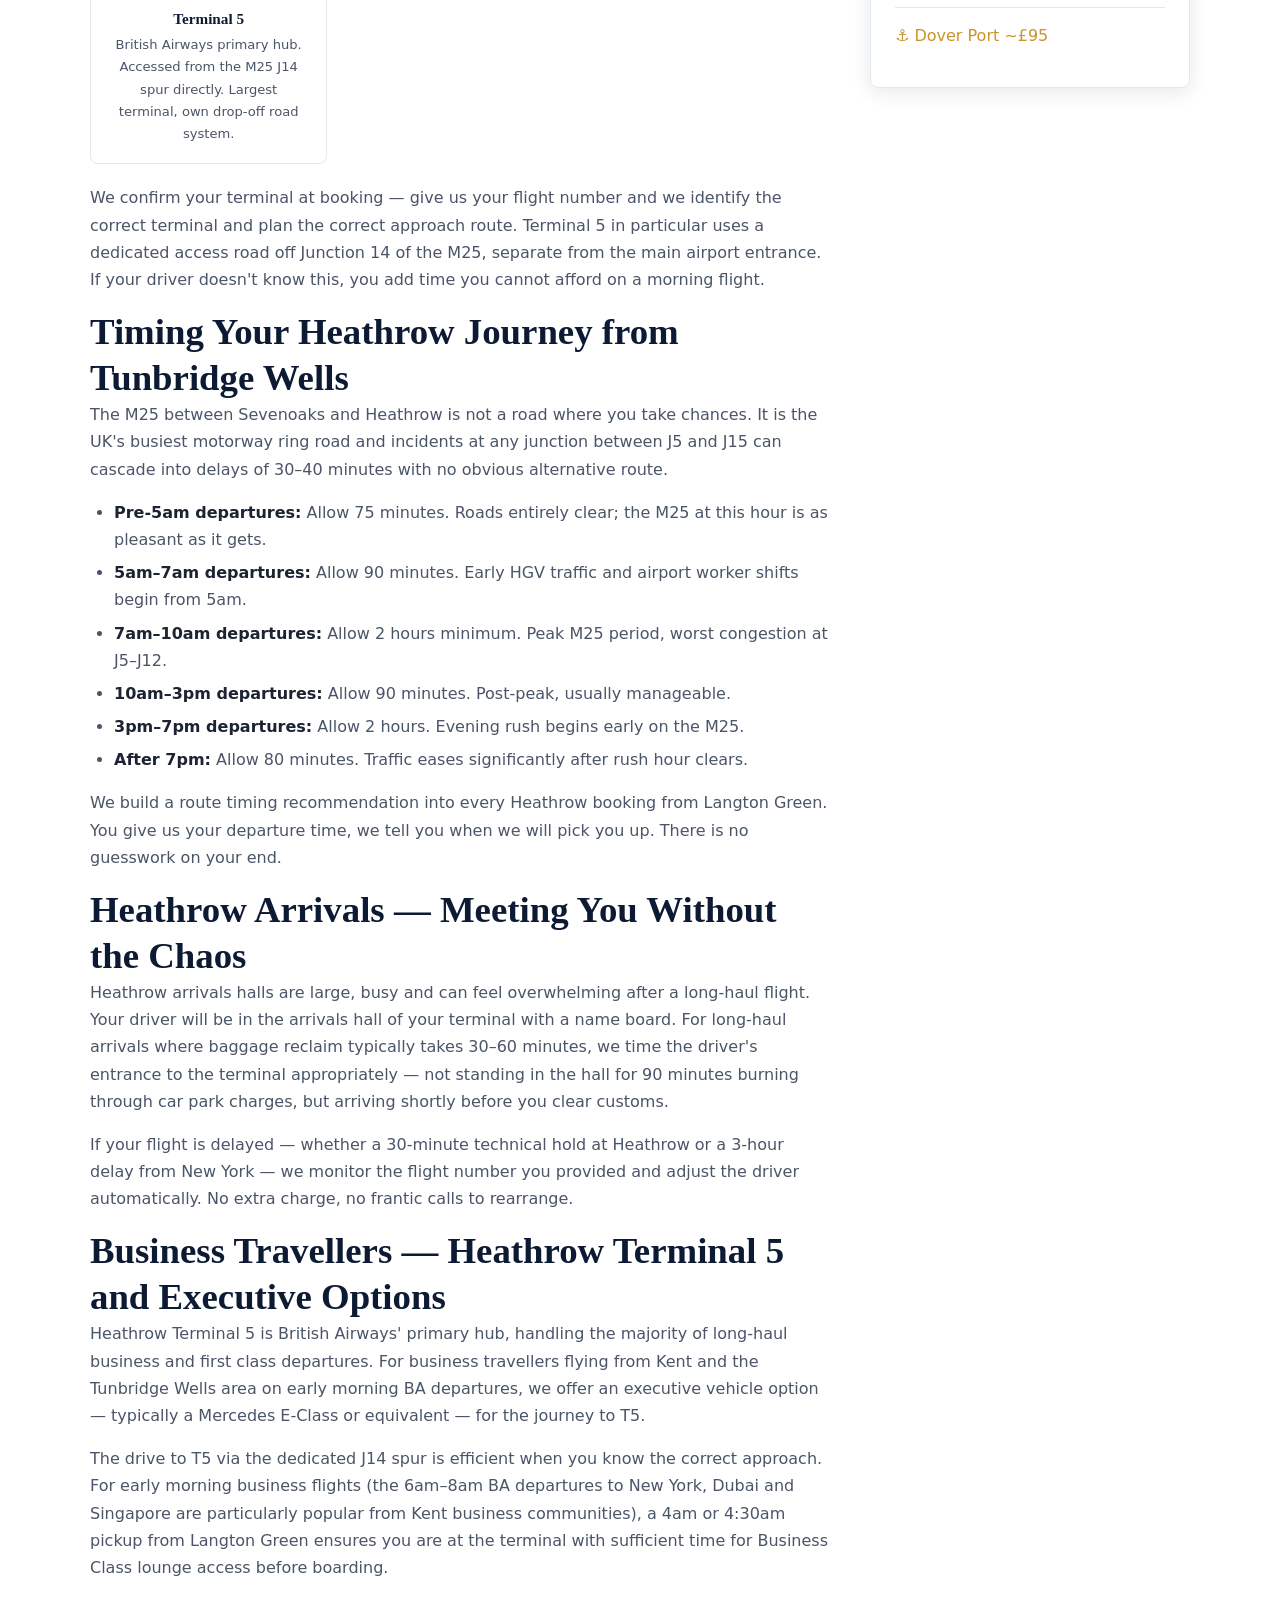
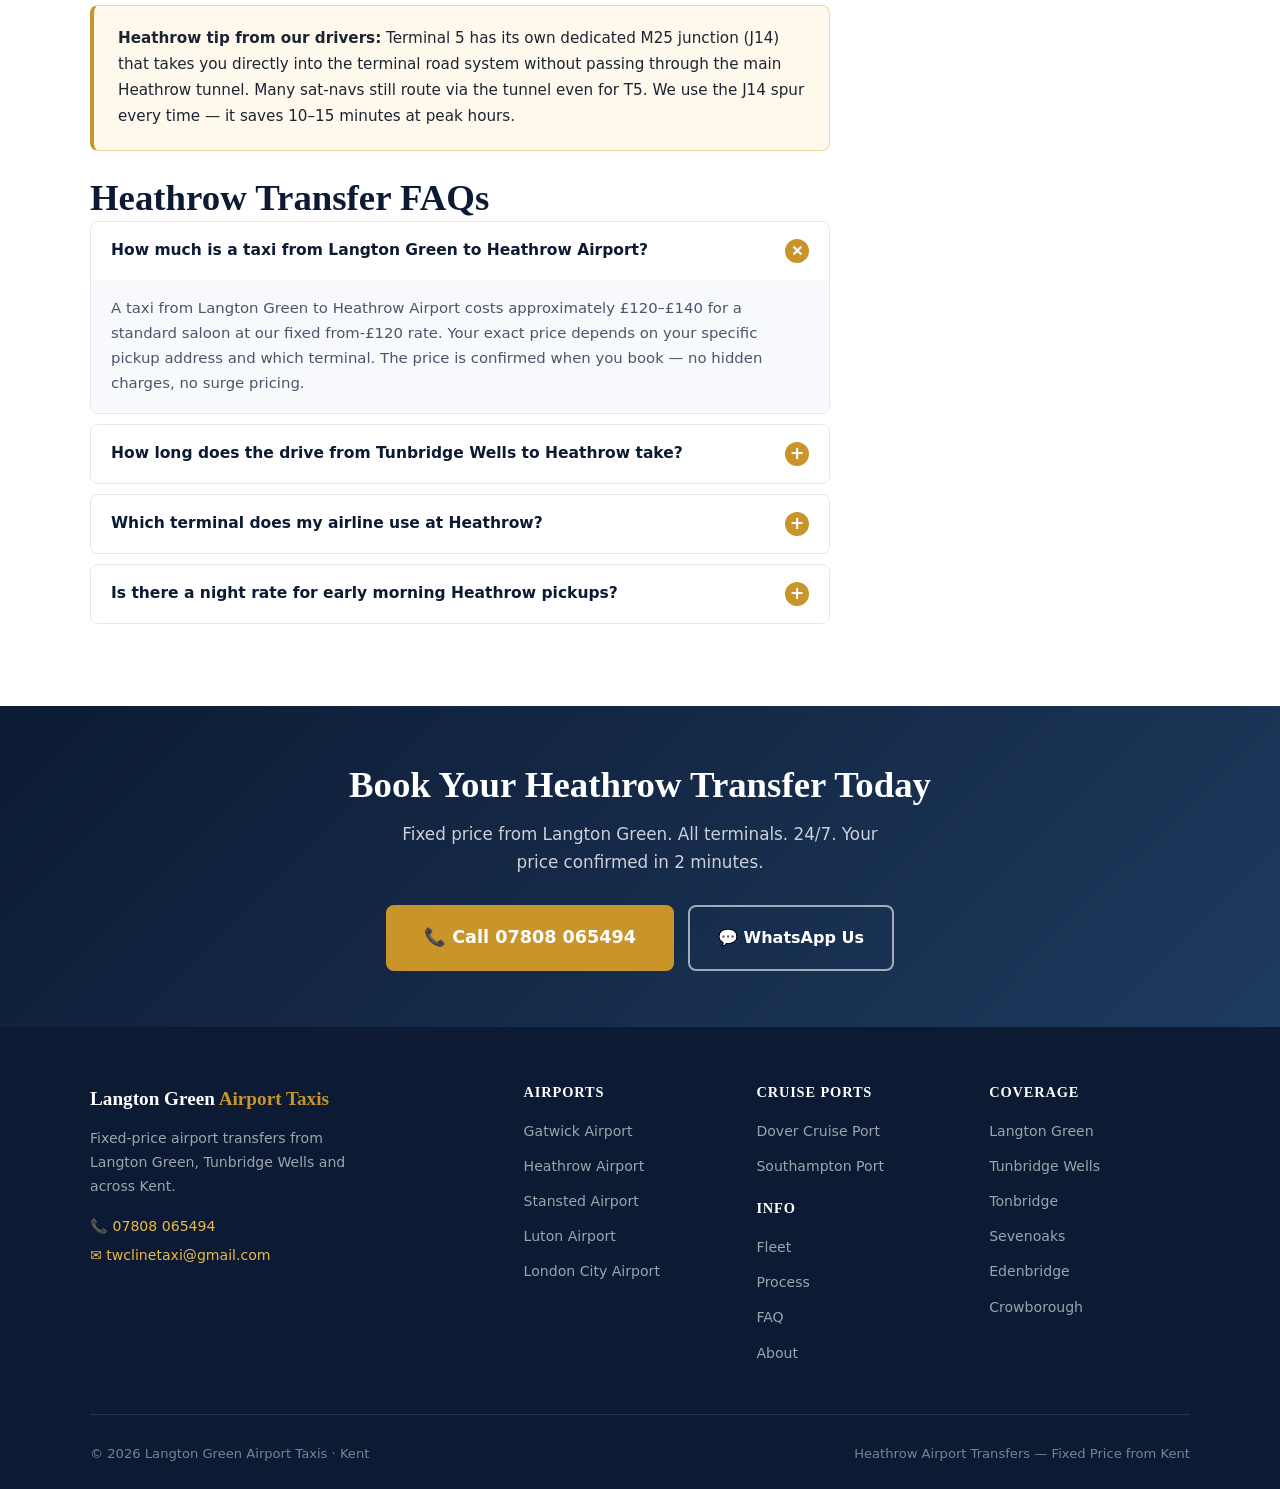
<file: heathrow.html>
<!DOCTYPE html>
<html lang="en">
<head>
<meta charset="UTF-8">
<meta name="viewport" content="width=device-width, initial-scale=1.0">
<title>Heathrow Airport Taxi from Langton Green | Fixed Price</title>
<meta name="description" content="Fixed-price Heathrow taxi from Langton Green & Tunbridge Wells. All 4 terminals, from £120, live flight tracking, meet & greet. 24/7. Call 07808 065494.">
<meta property="og:type" content="website">
<meta property="og:title" content="Heathrow Airport Taxi from Langton Green — Fixed Price">
<meta property="og:description" content="Fixed price from £120, Langton Green to all Heathrow terminals. Flight tracked, meet & greet. 24/7 from Kent.">
<meta property="og:url" content="https://langtongreenairporttaxis.co.uk/heathrow.html">
<meta property="og:site_name" content="Langton Green Airport Taxis">
<meta name="twitter:card" content="summary">
<meta name="twitter:title" content="Heathrow Airport Taxi from Langton Green — Fixed Price">
<meta name="twitter:description" content="Fixed price from £120, Langton Green to all Heathrow terminals. Flight tracked, meet & greet. 24/7 from Kent.">
<link rel="canonical" href="https://langtongreenairporttaxis.co.uk/heathrow.html">
<link rel="stylesheet" href="style.css">
<script type="application/ld+json">
{
  "@context": "https://schema.org",
  "@type": "FAQPage",
  "mainEntity": [
    {
      "@type": "Question",
      "name": "How much is a taxi from Langton Green to Heathrow Airport?",
      "acceptedAnswer": {"@type": "Answer", "text": "A taxi from Langton Green to Heathrow Airport is approximately £120–£140 for a standard saloon at our fixed from-£120 rate. The journey is roughly 55 miles via the A21, M25 and M4. Your exact price is confirmed at booking — no meter, no surcharge."}
    },
    {
      "@type": "Question",
      "name": "How long is the drive from Tunbridge Wells to Heathrow?",
      "acceptedAnswer": {"@type": "Answer", "text": "The drive from Tunbridge Wells to Heathrow takes 75–100 minutes outside peak hours. Allow 2 hours for morning departures between 6am and 9am. The M25 between Junction 5 (Sevenoaks) and the M4 junction is the most variable section of the journey."}
    }
  ]
}
</script>
</head>
<body>
<div class="topbar"><div class="container topbar-inner"><span>📍 Langton Green, Tunbridge Wells, Kent TN3 &nbsp;|&nbsp; 24/7 — 365 days a year</span><div class="topbar-right"><a href="mailto:twclinetaxi@gmail.com">✉ twclinetaxi@gmail.com</a><a href="https://wa.me/447808065494">💬 WhatsApp</a><a href="tel:+447808065494"><strong>📞 07808 065494</strong></a></div></div></div>
<nav><div class="nav-inner"><a href="/" class="logo">Langton Green <span>Airport Taxis</span></a><ul class="nav-links" id="navLinks"><li><a href="/">Home</a></li><li class="has-dropdown"><a href="#" class="active">Airports</a><div class="dropdown"><a href="gatwick.html">✈️ Gatwick Airport</a><a href="heathrow.html">✈️ Heathrow Airport</a><a href="stansted.html">✈️ Stansted Airport</a><a href="luton.html">✈️ Luton Airport</a><a href="london-city.html">✈️ London City Airport</a></div></li><li class="has-dropdown"><a href="#">Cruise Ports</a><div class="dropdown"><a href="dover.html">⚓ Dover Cruise Port</a><a href="southampton.html">🚢 Southampton Cruise Port</a></div></li><li class="has-dropdown"><a href="#">Coverage Area</a><div class="dropdown"><a href="tonbridge.html">📍 Tonbridge</a><a href="sevenoaks.html">📍 Sevenoaks</a></div></li><li><a href="fleet.html">Fleet</a></li><li><a href="process.html">Our Process</a></li><li><a href="faq.html">FAQ</a></li><li><a href="about.html">About</a></li></ul><div class="nav-cta"><a href="tel:+447808065494" class="nav-phone-link">📞 07808 065494</a><button class="hamburger" id="menuBtn" aria-label="Menu"><span></span><span></span><span></span></button></div></div></nav>

<section class="page-hero">
  <div class="container">
    <div class="breadcrumb"><a href="/">Home</a> <span>›</span> Airports <span>›</span> Heathrow</div>
    <h1>Heathrow Airport Taxi from <em>Langton Green & Tunbridge Wells</em></h1>
    <p>Fixed-price transfer to all Heathrow terminals. ~55 miles via A21 and M25. Flight tracked, meet & greet included. Your price confirmed before you travel.</p>
  </div>
</section>

<section class="section">
  <div class="container">
    <div class="content-layout">
      <div>
        <h2>Heathrow Transfers from Kent — The M25 Route Done Properly</h2>
        <p>Heathrow is the UK's busiest airport and the most complex to navigate from the Langton Green and Tunbridge Wells area. The route is longer than Gatwick, the M25 is more unpredictable, and the terminal system — spread across four terminals with separate drop-off zones and dedicated access roads — creates genuine confusion for drivers unfamiliar with the layout. We navigate all of it on your behalf, every time.</p>
        <p>The standard route from Langton Green heads north on the A21 to Sevenoaks and then west on the M25 from Junction 5. The motorway takes you past Clacket Lane services, past the M23 junction and around the south of London, joining the M4 at Junction 15 before turning off for Heathrow. That stretch of M25 — from Junction 5 to Junction 15 — is arguably the most congested section of motorway in England between 7am and 9am on weekdays.</p>

        <div class="route-box">
          <h4>Route & Journey Details — Langton Green to Heathrow</h4>
          <div class="route-stats">
            <div class="r-stat"><span class="icon">📍</span><div><strong>~55 miles</strong><span>Door to terminal drop-off</span></div></div>
            <div class="r-stat"><span class="icon">⏱️</span><div><strong>75–100 minutes</strong><span>Off-peak; allow 2hrs at peak</span></div></div>
            <div class="r-stat"><span class="icon">🛣️</span><div><strong>A21 → M25 J5 → M4</strong><span>Via Sevenoaks and Clacket Lane</span></div></div>
            <div class="r-stat"><span class="icon">💷</span><div><strong>~£120–£140 saloon</strong><span>Fixed, confirmed at booking</span></div></div>
          </div>
        </div>

        <h2>All Four Heathrow Terminals — Different Roads, Different Drop-Offs</h2>
        <p>Heathrow's terminal system is the most important reason to use a driver who knows the airport rather than simply following a sat-nav. Each terminal has a dedicated drop-off zone accessed from a different point in the road system, and the tunnel system and internal airport roads can take an unfamiliar driver significantly out of their way.</p>

        <div class="terminal-grid">
          <div class="terminal-card">
            <h4>Terminal 2</h4>
            <p>Star Alliance hub — United, Lufthansa, Air Canada, Singapore. Drop-off via Tunnel Road, upper level forecourt.</p>
          </div>
          <div class="terminal-card">
            <h4>Terminal 3</h4>
            <p>Virgin Atlantic, American, Cathay Pacific, Emirates (select). Shares access approach with T2. Upper level drop-off.</p>
          </div>
          <div class="terminal-card">
            <h4>Terminal 4</h4>
            <p>KLM, Malaysia Airlines, Saudi Arabian. Separate southern access via the A3113 spur. Forecourt drop-off.</p>
          </div>
          <div class="terminal-card">
            <h4>Terminal 5</h4>
            <p>British Airways primary hub. Accessed from the M25 J14 spur directly. Largest terminal, own drop-off road system.</p>
          </div>
        </div>

        <p>We confirm your terminal at booking — give us your flight number and we identify the correct terminal and plan the correct approach route. Terminal 5 in particular uses a dedicated access road off Junction 14 of the M25, separate from the main airport entrance. If your driver doesn't know this, you add time you cannot afford on a morning flight.</p>

        <h2>Timing Your Heathrow Journey from Tunbridge Wells</h2>
        <p>The M25 between Sevenoaks and Heathrow is not a road where you take chances. It is the UK's busiest motorway ring road and incidents at any junction between J5 and J15 can cascade into delays of 30–40 minutes with no obvious alternative route.</p>
        <ul style="margin:16px 0;">
          <li><strong>Pre-5am departures:</strong> Allow 75 minutes. Roads entirely clear; the M25 at this hour is as pleasant as it gets.</li>
          <li><strong>5am–7am departures:</strong> Allow 90 minutes. Early HGV traffic and airport worker shifts begin from 5am.</li>
          <li><strong>7am–10am departures:</strong> Allow 2 hours minimum. Peak M25 period, worst congestion at J5–J12.</li>
          <li><strong>10am–3pm departures:</strong> Allow 90 minutes. Post-peak, usually manageable.</li>
          <li><strong>3pm–7pm departures:</strong> Allow 2 hours. Evening rush begins early on the M25.</li>
          <li><strong>After 7pm:</strong> Allow 80 minutes. Traffic eases significantly after rush hour clears.</li>
        </ul>
        <p>We build a route timing recommendation into every Heathrow booking from Langton Green. You give us your departure time, we tell you when we will pick you up. There is no guesswork on your end.</p>

        <h2>Heathrow Arrivals — Meeting You Without the Chaos</h2>
        <p>Heathrow arrivals halls are large, busy and can feel overwhelming after a long-haul flight. Your driver will be in the arrivals hall of your terminal with a name board. For long-haul arrivals where baggage reclaim typically takes 30–60 minutes, we time the driver's entrance to the terminal appropriately — not standing in the hall for 90 minutes burning through car park charges, but arriving shortly before you clear customs.</p>
        <p>If your flight is delayed — whether a 30-minute technical hold at Heathrow or a 3-hour delay from New York — we monitor the flight number you provided and adjust the driver automatically. No extra charge, no frantic calls to rearrange.</p>

        <h2>Business Travellers — Heathrow Terminal 5 and Executive Options</h2>
        <p>Heathrow Terminal 5 is British Airways' primary hub, handling the majority of long-haul business and first class departures. For business travellers flying from Kent and the Tunbridge Wells area on early morning BA departures, we offer an executive vehicle option — typically a Mercedes E-Class or equivalent — for the journey to T5.</p>
        <p>The drive to T5 via the dedicated J14 spur is efficient when you know the correct approach. For early morning business flights (the 6am–8am BA departures to New York, Dubai and Singapore are particularly popular from Kent business communities), a 4am or 4:30am pickup from Langton Green ensures you are at the terminal with sufficient time for Business Class lounge access before boarding.</p>

        <div class="info-box">
          <p><strong>Heathrow tip from our drivers:</strong> Terminal 5 has its own dedicated M25 junction (J14) that takes you directly into the terminal road system without passing through the main Heathrow tunnel. Many sat-navs still route via the tunnel even for T5. We use the J14 spur every time — it saves 10–15 minutes at peak hours.</p>
        </div>

        <h2>Heathrow Transfer FAQs</h2>
        <div class="faq-item open">
          <div class="faq-q" onclick="toggleFaq(this)">How much is a taxi from Langton Green to Heathrow Airport?<span class="faq-toggle">+</span></div>
          <div class="faq-a"><p>A taxi from Langton Green to Heathrow Airport costs approximately £120–£140 for a standard saloon at our fixed from-£120 rate. Your exact price depends on your specific pickup address and which terminal. The price is confirmed when you book — no hidden charges, no surge pricing.</p></div>
        </div>
        <div class="faq-item">
          <div class="faq-q" onclick="toggleFaq(this)">How long does the drive from Tunbridge Wells to Heathrow take?<span class="faq-toggle">+</span></div>
          <div class="faq-a"><p>75–100 minutes outside peak hours. Allow a full 2 hours for 7am–10am departures due to M25 congestion between Junction 5 (Sevenoaks) and the M4 turnoff. We recommend your pickup time based on your flight and terminal when you book.</p></div>
        </div>
        <div class="faq-item">
          <div class="faq-q" onclick="toggleFaq(this)">Which terminal does my airline use at Heathrow?<span class="faq-toggle">+</span></div>
          <div class="faq-a"><p>Give us your flight number when you book and we confirm your terminal. As a guide: British Airways is mainly T5, Virgin Atlantic and American are T3, most Star Alliance carriers use T2, and KLM uses T4. T5 has a dedicated M25 approach via Junction 14 which we always use.</p></div>
        </div>
        <div class="faq-item">
          <div class="faq-q" onclick="toggleFaq(this)">Is there a night rate for early morning Heathrow pickups?<span class="faq-toggle">+</span></div>
          <div class="faq-a"><p>No. Our fixed prices apply at any time of day or night. A 3am pickup from Langton Green to Heathrow costs exactly the same as a 10am pickup. There are no night rates, no unsociable hours surcharges and no weekend premiums.</p></div>
        </div>
      </div>

      <!-- SIDEBAR -->
      <div>
        <div class="sidebar-card">
          <h3>Book Your Heathrow Transfer</h3>
          <div class="price-display">~£130</div>
          <div class="price-note">Saloon from Langton Green · exact price confirmed at booking</div>
          <a href="tel:+447808065494" class="btn btn-gold">📞 Call 07808 065494</a>
          <a href="https://wa.me/447808065494?text=Hi, I need a Heathrow airport transfer quote from Langton Green" class="btn btn-outline-gold">💬 WhatsApp a Quote</a>
          <hr class="sidebar-divider">
          <ul class="check-list">
            <li>All 4 Heathrow terminals</li>
            <li>Fixed price from £120 — confirmed</li>
            <li>Live flight tracking</li>
            <li>Meet & greet in arrivals</li>
            <li>No M25 delay surcharge</li>
            <li>Executive options available</li>
            <li>Free child seats</li>
          </ul>
        </div>
        <div class="sidebar-card" style="margin-top:20px;">
          <h3>Other Airports</h3>
          <ul style="list-style:none; padding:0;">
            <li style="padding:8px 0; border-bottom:1px solid var(--border);"><a href="gatwick.html">✈️ Gatwick Airport ~£80</a></li>
            <li style="padding:8px 0; border-bottom:1px solid var(--border);"><a href="stansted.html">✈️ Stansted Airport ~£165</a></li>
            <li style="padding:8px 0; border-bottom:1px solid var(--border);"><a href="luton.html">✈️ Luton Airport ~£165</a></li>
            <li style="padding:8px 0; border-bottom:1px solid var(--border);"><a href="london-city.html">✈️ London City ~£95</a></li>
            <li style="padding:8px 0;"><a href="dover.html">⚓ Dover Port ~£95</a></li>
          </ul>
        </div>
      </div>
    </div>
  </div>
</section>

<section class="cta-strip"><div class="container"><h2>Book Your Heathrow Transfer Today</h2><p>Fixed price from Langton Green. All terminals. 24/7. Your price confirmed in 2 minutes.</p><div class="btn-ctas"><a href="tel:+447808065494" class="btn btn-gold btn-lg">📞 Call 07808 065494</a><a href="https://wa.me/447808065494" class="btn btn-outline-white">💬 WhatsApp Us</a></div></div></section>

<footer><div class="container"><div class="footer-grid"><div class="footer-brand"><span class="footer-logo-txt">Langton Green <span>Airport Taxis</span></span><p>Fixed-price airport transfers from Langton Green, Tunbridge Wells and across Kent.</p><div class="footer-contact"><a href="tel:+447808065494">📞 07808 065494</a><a href="mailto:twclinetaxi@gmail.com">✉ twclinetaxi@gmail.com</a></div></div><div><h4>Airports</h4><ul><li><a href="gatwick.html">Gatwick Airport</a></li><li><a href="heathrow.html">Heathrow Airport</a></li><li><a href="stansted.html">Stansted Airport</a></li><li><a href="luton.html">Luton Airport</a></li><li><a href="london-city.html">London City Airport</a></li></ul></div><div><h4>Cruise Ports</h4><ul><li><a href="dover.html">Dover Cruise Port</a></li><li><a href="southampton.html">Southampton Port</a></li></ul><h4 style="margin-top:20px;">Info</h4><ul><li><a href="fleet.html">Fleet</a></li><li><a href="process.html">Process</a></li><li><a href="faq.html">FAQ</a></li><li><a href="about.html">About</a></li></ul></div><div><h4>Coverage</h4><ul><li><a href="/">Langton Green</a></li><li><a href="/">Tunbridge Wells</a></li><li><a href="tonbridge.html">Tonbridge</a></li><li><a href="sevenoaks.html">Sevenoaks</a></li><li><a href="/">Edenbridge</a></li><li><a href="/">Crowborough</a></li></ul></div></div><div class="footer-bottom"><span>© 2026 Langton Green Airport Taxis · Kent</span><span>Heathrow Airport Transfers — Fixed Price from Kent</span></div></div></footer>
<script>
const menuBtn = document.getElementById('menuBtn');
const navLinks = document.getElementById('navLinks');
menuBtn.addEventListener('click', () => navLinks.classList.toggle('open'));
function toggleFaq(el) {
  const item = el.parentElement;
  const isOpen = item.classList.contains('open');
  document.querySelectorAll('.faq-item').forEach(i => i.classList.remove('open'));
  if (!isOpen) item.classList.add('open');
}
</script>
</body>
</html>
</file>
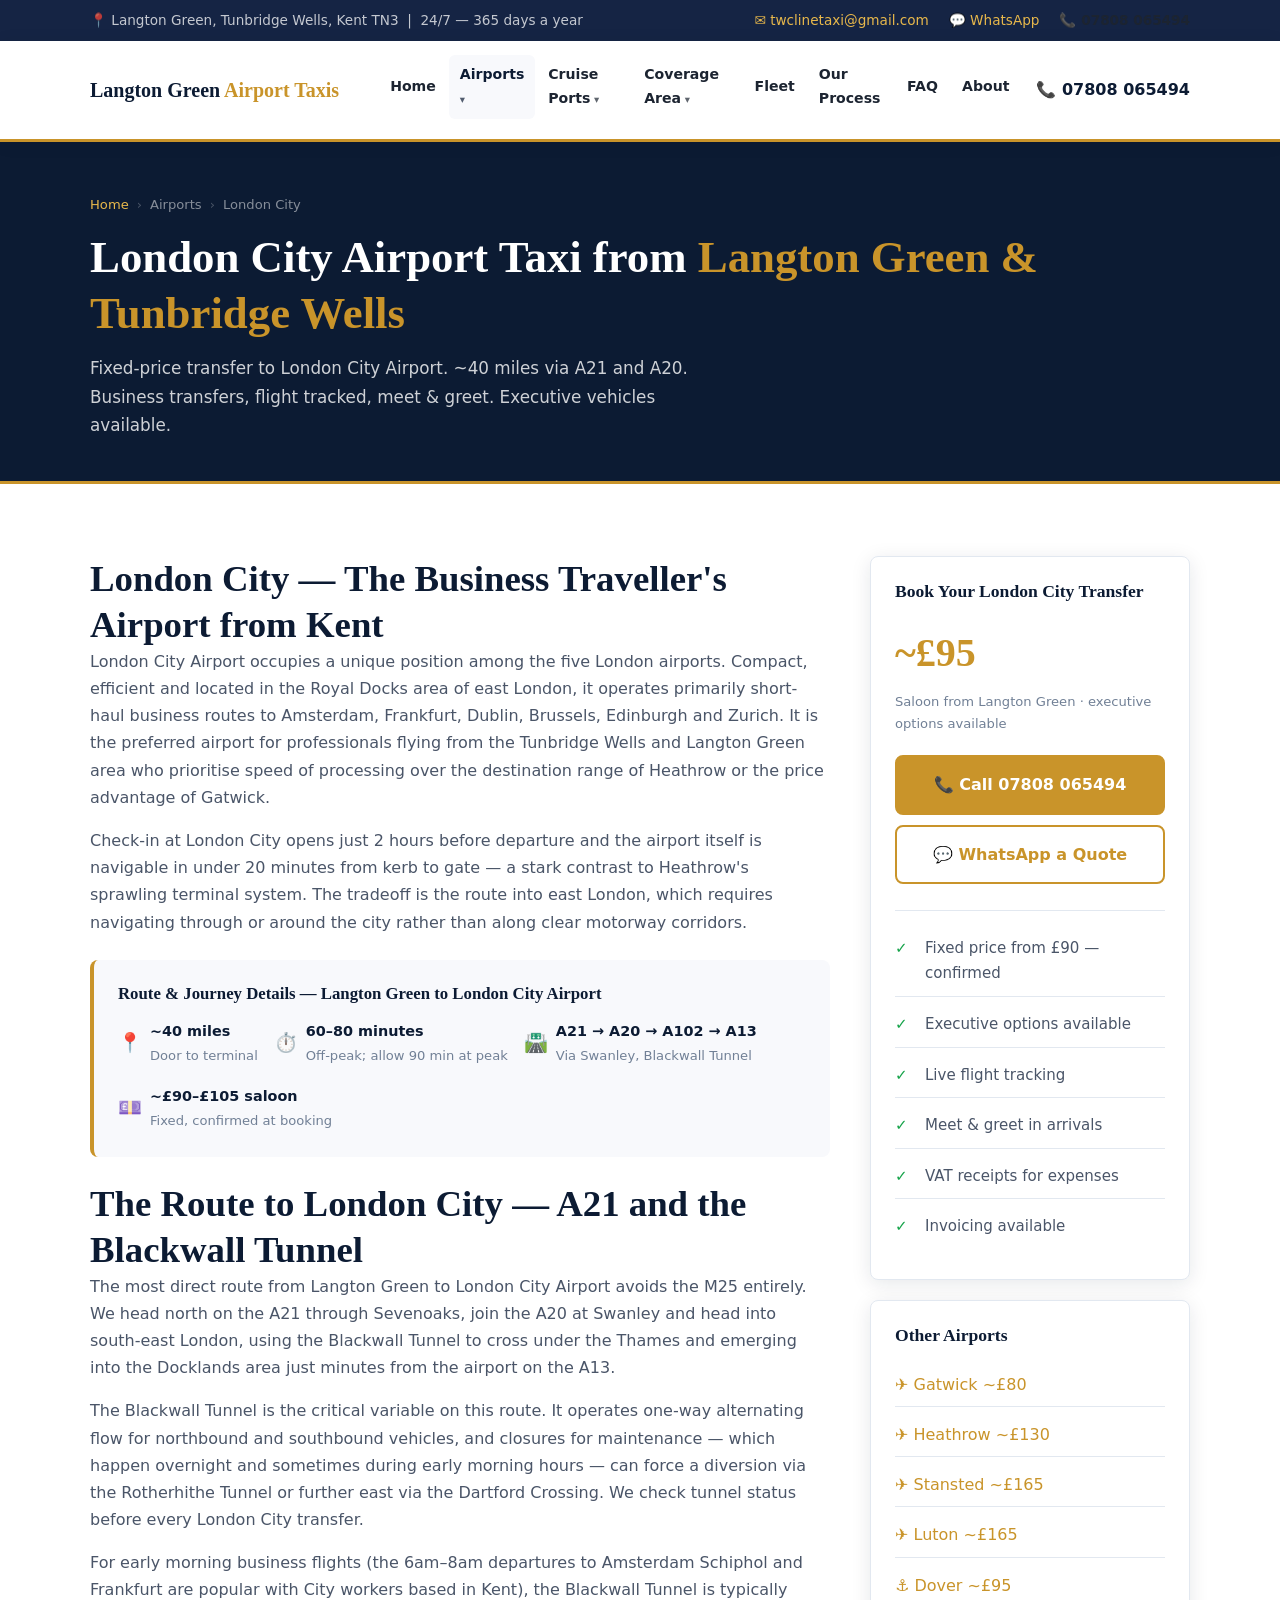
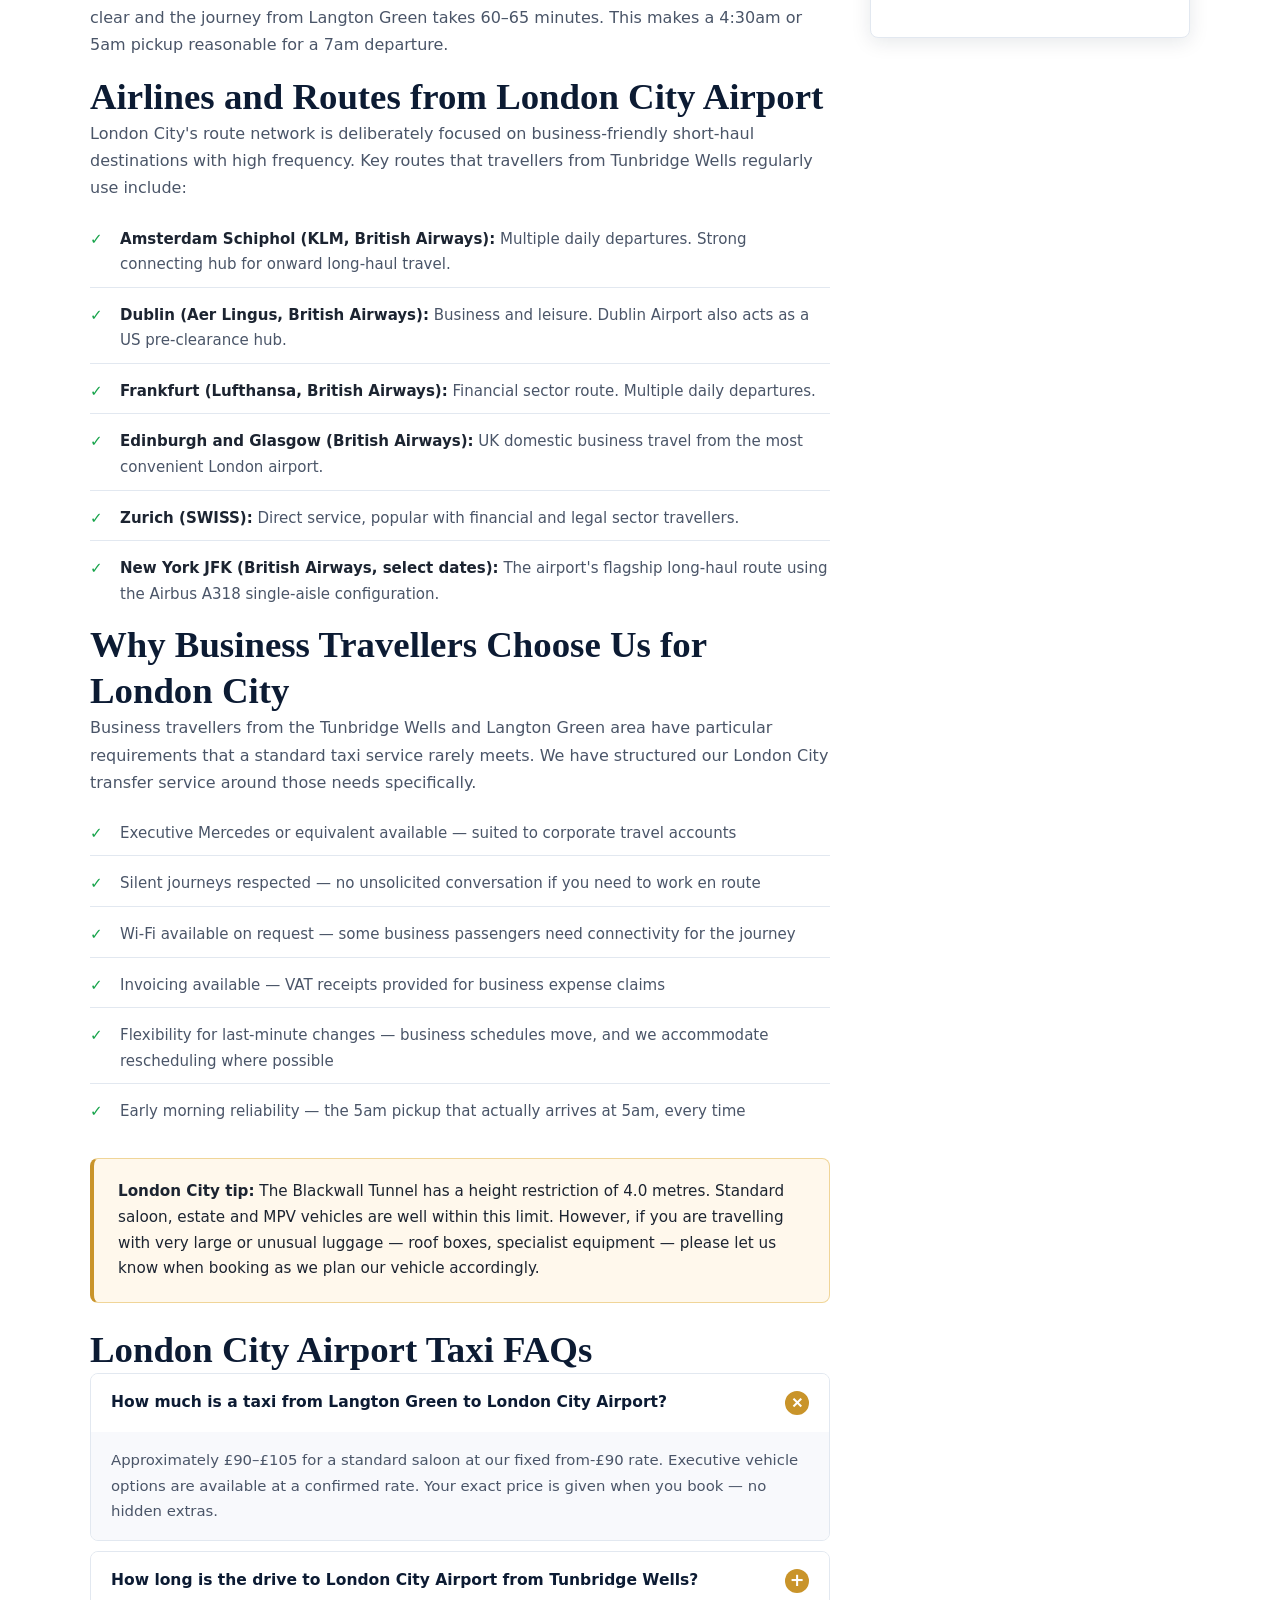
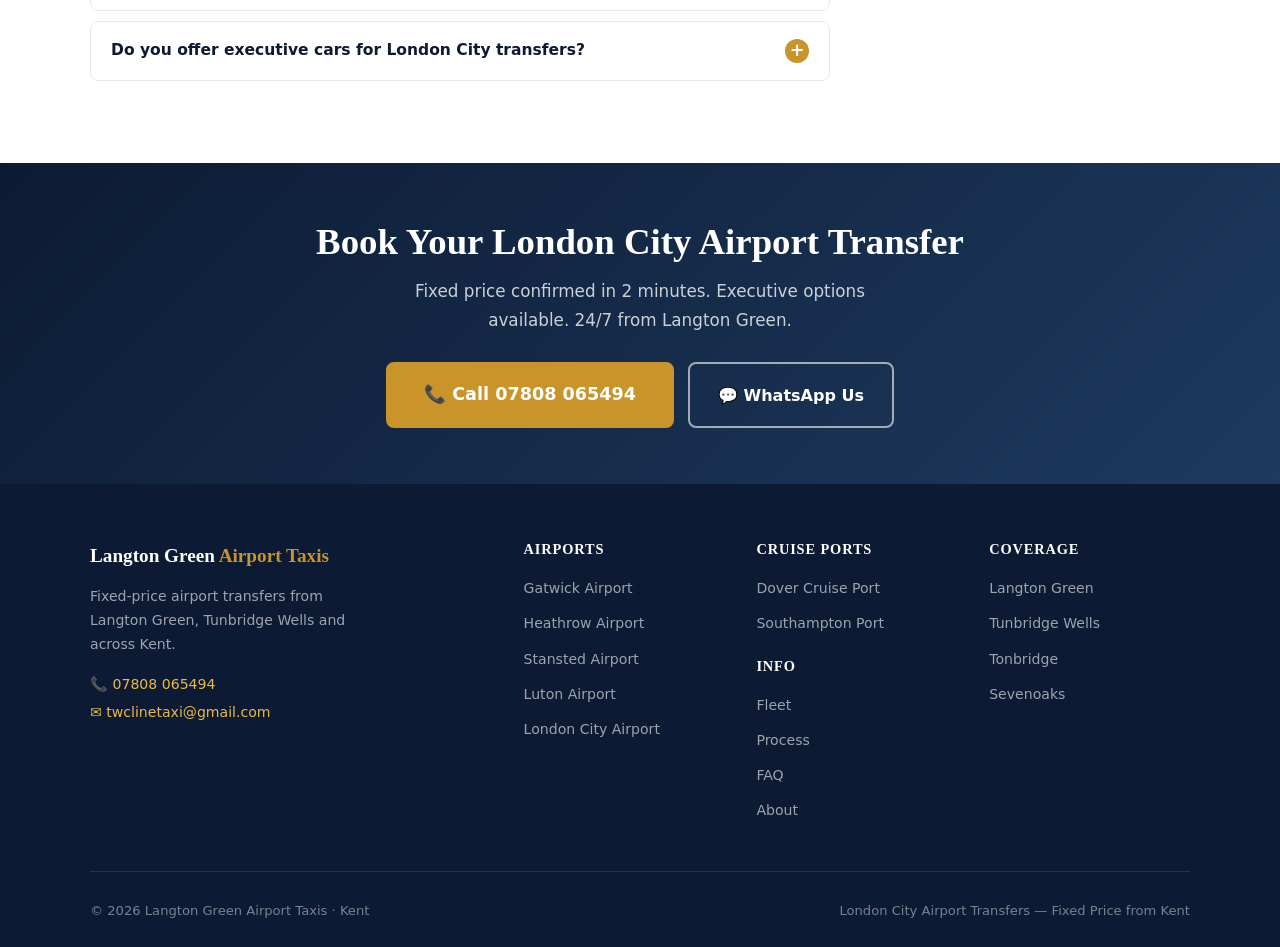
<file: london-city.html>
<!DOCTYPE html>
<html lang="en">
<head>
<meta charset="UTF-8">
<meta name="viewport" content="width=device-width, initial-scale=1.0">
<title>London City Airport Taxi from Langton Green | Fixed</title>
<meta name="description" content="Fixed-price London City Airport taxi from Langton Green & Tunbridge Wells. From £90, business transfers, flight tracking, meet & greet. 24/7. Call 07808 065494.">
<meta property="og:type" content="website">
<meta property="og:title" content="London City Airport Taxi from Langton Green — Fixed Price">
<meta property="og:description" content="Fixed price from £90, Langton Green to London City Airport. Executive options. Business transfers. 24/7.">
<meta property="og:url" content="https://langtongreenairporttaxis.co.uk/london-city.html">
<meta property="og:site_name" content="Langton Green Airport Taxis">
<meta name="twitter:card" content="summary">
<meta name="twitter:title" content="London City Airport Taxi from Langton Green — Fixed Price">
<meta name="twitter:description" content="Fixed price from £90, Langton Green to London City Airport. Executive options. Business transfers. 24/7.">
<link rel="canonical" href="https://langtongreenairporttaxis.co.uk/london-city.html">
<link rel="stylesheet" href="style.css">
<script type="application/ld+json">
{
  "@context": "https://schema.org",
  "@type": "TaxiService",
  "name": "Langton Green Airport Taxis",
  "url": "https://langtongreenairporttaxis.co.uk/",
  "telephone": "+447808065494",
  "email": "twclinetaxi@gmail.com",
  "description": "Fixed-price airport and cruise port transfers from Langton Green and Tunbridge Wells, Kent.",
  "areaServed": ["Langton Green", "Tunbridge Wells", "Tonbridge", "Sevenoaks", "Edenbridge", "Penshurst", "Speldhurst", "Groombridge", "Rusthall", "Crowborough", "Uckfield", "East Grinstead", "Forest Row"],
  "openingHours": "Mo-Su 00:00-23:59",
  "priceRange": "From £60"
}
</script>
</head>
<body>
<div class="topbar"><div class="container topbar-inner"><span>📍 Langton Green, Tunbridge Wells, Kent TN3 &nbsp;|&nbsp; 24/7 — 365 days a year</span><div class="topbar-right"><a href="mailto:twclinetaxi@gmail.com">✉ twclinetaxi@gmail.com</a><a href="https://wa.me/447808065494">💬 WhatsApp</a><a href="tel:+447808065494"><strong>📞 07808 065494</strong></a></div></div></div>
<nav><div class="nav-inner"><a href="/" class="logo">Langton Green <span>Airport Taxis</span></a><ul class="nav-links" id="navLinks"><li><a href="/">Home</a></li><li class="has-dropdown"><a href="#" class="active">Airports</a><div class="dropdown"><a href="gatwick.html">✈️ Gatwick Airport</a><a href="heathrow.html">✈️ Heathrow Airport</a><a href="stansted.html">✈️ Stansted Airport</a><a href="luton.html">✈️ Luton Airport</a><a href="london-city.html">✈️ London City Airport</a></div></li><li class="has-dropdown"><a href="#">Cruise Ports</a><div class="dropdown"><a href="dover.html">⚓ Dover Cruise Port</a><a href="southampton.html">🚢 Southampton Cruise Port</a></div></li><li class="has-dropdown"><a href="#">Coverage Area</a><div class="dropdown"><a href="tonbridge.html">📍 Tonbridge</a><a href="sevenoaks.html">📍 Sevenoaks</a></div></li><li><a href="fleet.html">Fleet</a></li><li><a href="process.html">Our Process</a></li><li><a href="faq.html">FAQ</a></li><li><a href="about.html">About</a></li></ul><div class="nav-cta"><a href="tel:+447808065494" class="nav-phone-link">📞 07808 065494</a><button class="hamburger" id="menuBtn" aria-label="Menu"><span></span><span></span><span></span></button></div></div></nav>

<section class="page-hero">
  <div class="container">
    <div class="breadcrumb"><a href="/">Home</a> <span>›</span> Airports <span>›</span> London City</div>
    <h1>London City Airport Taxi from <em>Langton Green & Tunbridge Wells</em></h1>
    <p>Fixed-price transfer to London City Airport. ~40 miles via A21 and A20. Business transfers, flight tracked, meet & greet. Executive vehicles available.</p>
  </div>
</section>

<section class="section">
  <div class="container">
    <div class="content-layout">
      <div>
        <h2>London City — The Business Traveller's Airport from Kent</h2>
        <p>London City Airport occupies a unique position among the five London airports. Compact, efficient and located in the Royal Docks area of east London, it operates primarily short-haul business routes to Amsterdam, Frankfurt, Dublin, Brussels, Edinburgh and Zurich. It is the preferred airport for professionals flying from the Tunbridge Wells and Langton Green area who prioritise speed of processing over the destination range of Heathrow or the price advantage of Gatwick.</p>
        <p>Check-in at London City opens just 2 hours before departure and the airport itself is navigable in under 20 minutes from kerb to gate — a stark contrast to Heathrow's sprawling terminal system. The tradeoff is the route into east London, which requires navigating through or around the city rather than along clear motorway corridors.</p>

        <div class="route-box">
          <h4>Route & Journey Details — Langton Green to London City Airport</h4>
          <div class="route-stats">
            <div class="r-stat"><span class="icon">📍</span><div><strong>~40 miles</strong><span>Door to terminal</span></div></div>
            <div class="r-stat"><span class="icon">⏱️</span><div><strong>60–80 minutes</strong><span>Off-peak; allow 90 min at peak</span></div></div>
            <div class="r-stat"><span class="icon">🛣️</span><div><strong>A21 → A20 → A102 → A13</strong><span>Via Swanley, Blackwall Tunnel</span></div></div>
            <div class="r-stat"><span class="icon">💷</span><div><strong>~£90–£105 saloon</strong><span>Fixed, confirmed at booking</span></div></div>
          </div>
        </div>

        <h2>The Route to London City — A21 and the Blackwall Tunnel</h2>
        <p>The most direct route from Langton Green to London City Airport avoids the M25 entirely. We head north on the A21 through Sevenoaks, join the A20 at Swanley and head into south-east London, using the Blackwall Tunnel to cross under the Thames and emerging into the Docklands area just minutes from the airport on the A13.</p>
        <p>The Blackwall Tunnel is the critical variable on this route. It operates one-way alternating flow for northbound and southbound vehicles, and closures for maintenance — which happen overnight and sometimes during early morning hours — can force a diversion via the Rotherhithe Tunnel or further east via the Dartford Crossing. We check tunnel status before every London City transfer.</p>
        <p>For early morning business flights (the 6am–8am departures to Amsterdam Schiphol and Frankfurt are popular with City workers based in Kent), the Blackwall Tunnel is typically clear and the journey from Langton Green takes 60–65 minutes. This makes a 4:30am or 5am pickup reasonable for a 7am departure.</p>

        <h2>Airlines and Routes from London City Airport</h2>
        <p>London City's route network is deliberately focused on business-friendly short-haul destinations with high frequency. Key routes that travellers from Tunbridge Wells regularly use include:</p>
        <ul class="check-list">
          <li><strong>Amsterdam Schiphol (KLM, British Airways):</strong> Multiple daily departures. Strong connecting hub for onward long-haul travel.</li>
          <li><strong>Dublin (Aer Lingus, British Airways):</strong> Business and leisure. Dublin Airport also acts as a US pre-clearance hub.</li>
          <li><strong>Frankfurt (Lufthansa, British Airways):</strong> Financial sector route. Multiple daily departures.</li>
          <li><strong>Edinburgh and Glasgow (British Airways):</strong> UK domestic business travel from the most convenient London airport.</li>
          <li><strong>Zurich (SWISS):</strong> Direct service, popular with financial and legal sector travellers.</li>
          <li><strong>New York JFK (British Airways, select dates):</strong> The airport's flagship long-haul route using the Airbus A318 single-aisle configuration.</li>
        </ul>

        <h2>Why Business Travellers Choose Us for London City</h2>
        <p>Business travellers from the Tunbridge Wells and Langton Green area have particular requirements that a standard taxi service rarely meets. We have structured our London City transfer service around those needs specifically.</p>
        <ul class="check-list">
          <li>Executive Mercedes or equivalent available — suited to corporate travel accounts</li>
          <li>Silent journeys respected — no unsolicited conversation if you need to work en route</li>
          <li>Wi-Fi available on request — some business passengers need connectivity for the journey</li>
          <li>Invoicing available — VAT receipts provided for business expense claims</li>
          <li>Flexibility for last-minute changes — business schedules move, and we accommodate rescheduling where possible</li>
          <li>Early morning reliability — the 5am pickup that actually arrives at 5am, every time</li>
        </ul>

        <div class="info-box">
          <p><strong>London City tip:</strong> The Blackwall Tunnel has a height restriction of 4.0 metres. Standard saloon, estate and MPV vehicles are well within this limit. However, if you are travelling with very large or unusual luggage — roof boxes, specialist equipment — please let us know when booking as we plan our vehicle accordingly.</p>
        </div>

        <h2>London City Airport Taxi FAQs</h2>
        <div class="faq-item open">
          <div class="faq-q" onclick="toggleFaq(this)">How much is a taxi from Langton Green to London City Airport?<span class="faq-toggle">+</span></div>
          <div class="faq-a"><p>Approximately £90–£105 for a standard saloon at our fixed from-£90 rate. Executive vehicle options are available at a confirmed rate. Your exact price is given when you book — no hidden extras.</p></div>
        </div>
        <div class="faq-item">
          <div class="faq-q" onclick="toggleFaq(this)">How long is the drive to London City Airport from Tunbridge Wells?<span class="faq-toggle">+</span></div>
          <div class="faq-a"><p>60–80 minutes outside peak hours via the A21 and Blackwall Tunnel. Allow 90 minutes for morning rush hour (7am–9am) when the A20 and approach to the Blackwall Tunnel can slow. Pre-6am departures typically take 60–65 minutes.</p></div>
        </div>
        <div class="faq-item">
          <div class="faq-q" onclick="toggleFaq(this)">Do you offer executive cars for London City transfers?<span class="faq-toggle">+</span></div>
          <div class="faq-a"><p>Yes. We have executive vehicle options including Mercedes E-Class and equivalent for London City transfers. These are popular with business travellers heading to early morning financial routes to Amsterdam, Frankfurt and Zurich. Confirm when booking and we provide the confirmed executive price.</p></div>
        </div>
      </div>
      <div>
        <div class="sidebar-card">
          <h3>Book Your London City Transfer</h3>
          <div class="price-display">~£95</div>
          <div class="price-note">Saloon from Langton Green · executive options available</div>
          <a href="tel:+447808065494" class="btn btn-gold">📞 Call 07808 065494</a>
          <a href="https://wa.me/447808065494?text=Hi, I need a London City airport transfer from Langton Green" class="btn btn-outline-gold">💬 WhatsApp a Quote</a>
          <hr class="sidebar-divider">
          <ul class="check-list"><li>Fixed price from £90 — confirmed</li><li>Executive options available</li><li>Live flight tracking</li><li>Meet & greet in arrivals</li><li>VAT receipts for expenses</li><li>Invoicing available</li></ul>
        </div>
        <div class="sidebar-card" style="margin-top:20px;"><h3>Other Airports</h3><ul style="list-style:none; padding:0;"><li style="padding:8px 0; border-bottom:1px solid var(--border);"><a href="gatwick.html">✈️ Gatwick ~£80</a></li><li style="padding:8px 0; border-bottom:1px solid var(--border);"><a href="heathrow.html">✈️ Heathrow ~£130</a></li><li style="padding:8px 0; border-bottom:1px solid var(--border);"><a href="stansted.html">✈️ Stansted ~£165</a></li><li style="padding:8px 0; border-bottom:1px solid var(--border);"><a href="luton.html">✈️ Luton ~£165</a></li><li style="padding:8px 0;"><a href="dover.html">⚓ Dover ~£95</a></li></ul></div>
      </div>
    </div>
  </div>
</section>
<section class="cta-strip"><div class="container"><h2>Book Your London City Airport Transfer</h2><p>Fixed price confirmed in 2 minutes. Executive options available. 24/7 from Langton Green.</p><div class="btn-ctas"><a href="tel:+447808065494" class="btn btn-gold btn-lg">📞 Call 07808 065494</a><a href="https://wa.me/447808065494" class="btn btn-outline-white">💬 WhatsApp Us</a></div></div></section>
<footer><div class="container"><div class="footer-grid"><div class="footer-brand"><span class="footer-logo-txt">Langton Green <span>Airport Taxis</span></span><p>Fixed-price airport transfers from Langton Green, Tunbridge Wells and across Kent.</p><div class="footer-contact"><a href="tel:+447808065494">📞 07808 065494</a><a href="mailto:twclinetaxi@gmail.com">✉ twclinetaxi@gmail.com</a></div></div><div><h4>Airports</h4><ul><li><a href="gatwick.html">Gatwick Airport</a></li><li><a href="heathrow.html">Heathrow Airport</a></li><li><a href="stansted.html">Stansted Airport</a></li><li><a href="luton.html">Luton Airport</a></li><li><a href="london-city.html">London City Airport</a></li></ul></div><div><h4>Cruise Ports</h4><ul><li><a href="dover.html">Dover Cruise Port</a></li><li><a href="southampton.html">Southampton Port</a></li></ul><h4 style="margin-top:20px;">Info</h4><ul><li><a href="fleet.html">Fleet</a></li><li><a href="process.html">Process</a></li><li><a href="faq.html">FAQ</a></li><li><a href="about.html">About</a></li></ul></div><div><h4>Coverage</h4><ul><li><a href="/">Langton Green</a></li><li><a href="/">Tunbridge Wells</a></li><li><a href="tonbridge.html">Tonbridge</a></li><li><a href="sevenoaks.html">Sevenoaks</a></li></ul></div></div><div class="footer-bottom"><span>© 2026 Langton Green Airport Taxis · Kent</span><span>London City Airport Transfers — Fixed Price from Kent</span></div></div></footer>
<script>const menuBtn=document.getElementById('menuBtn');const navLinks=document.getElementById('navLinks');menuBtn.addEventListener('click',()=>navLinks.classList.toggle('open'));function toggleFaq(el){const item=el.parentElement;const isOpen=item.classList.contains('open');document.querySelectorAll('.faq-item').forEach(i=>i.classList.remove('open'));if(!isOpen)item.classList.add('open');}</script>
</body>
</html>
</file>
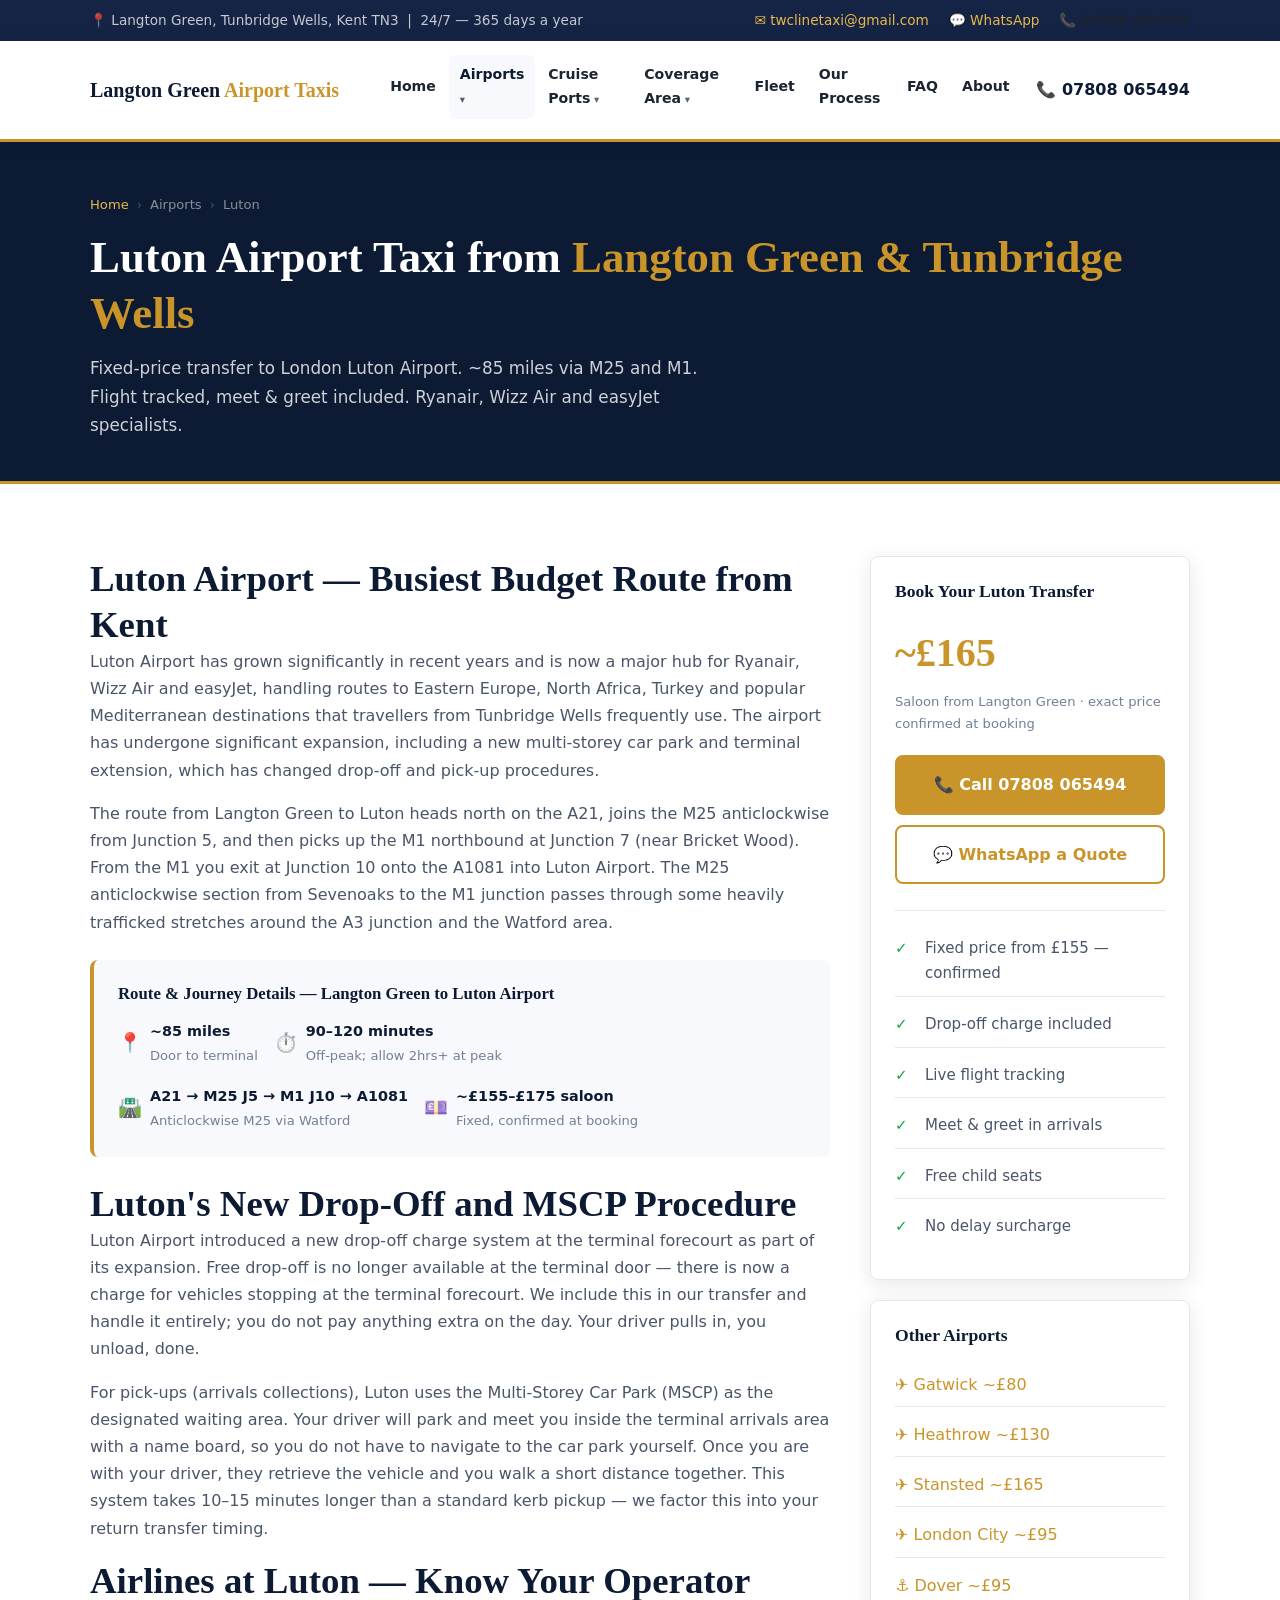
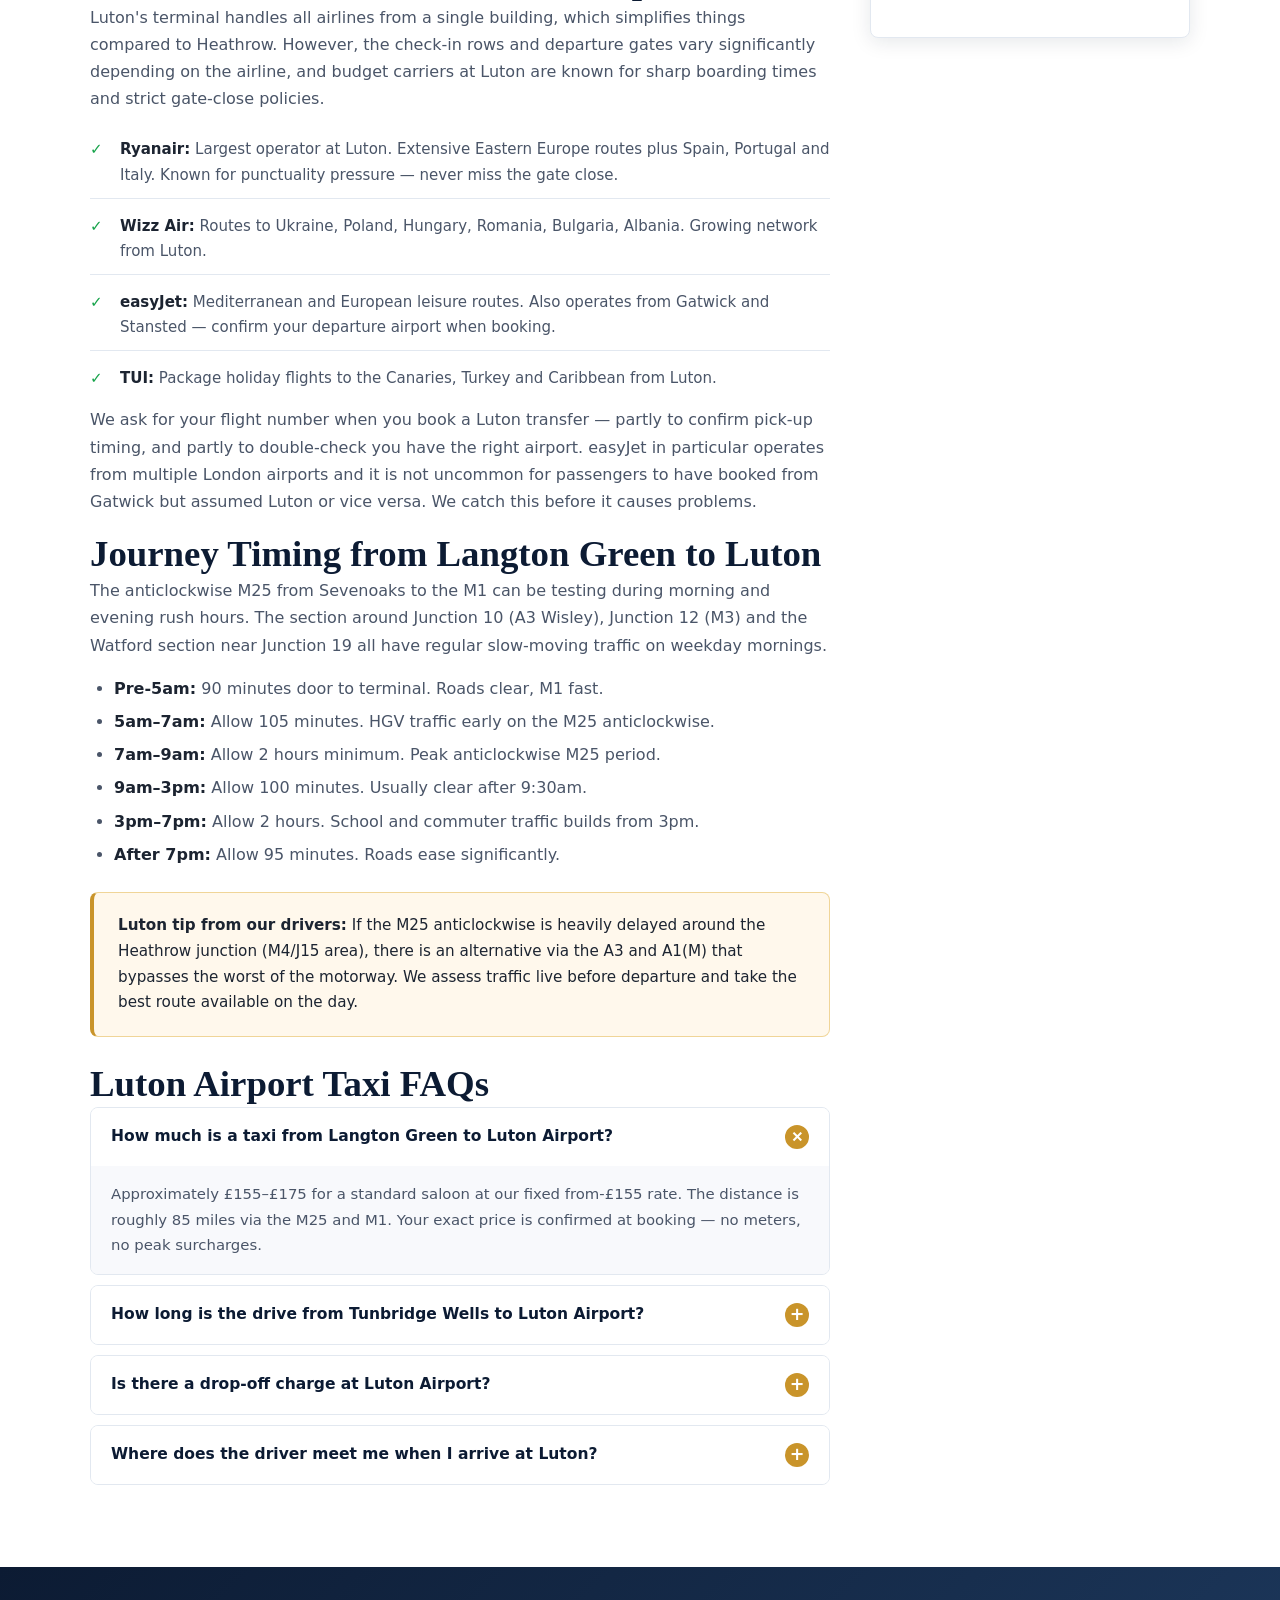
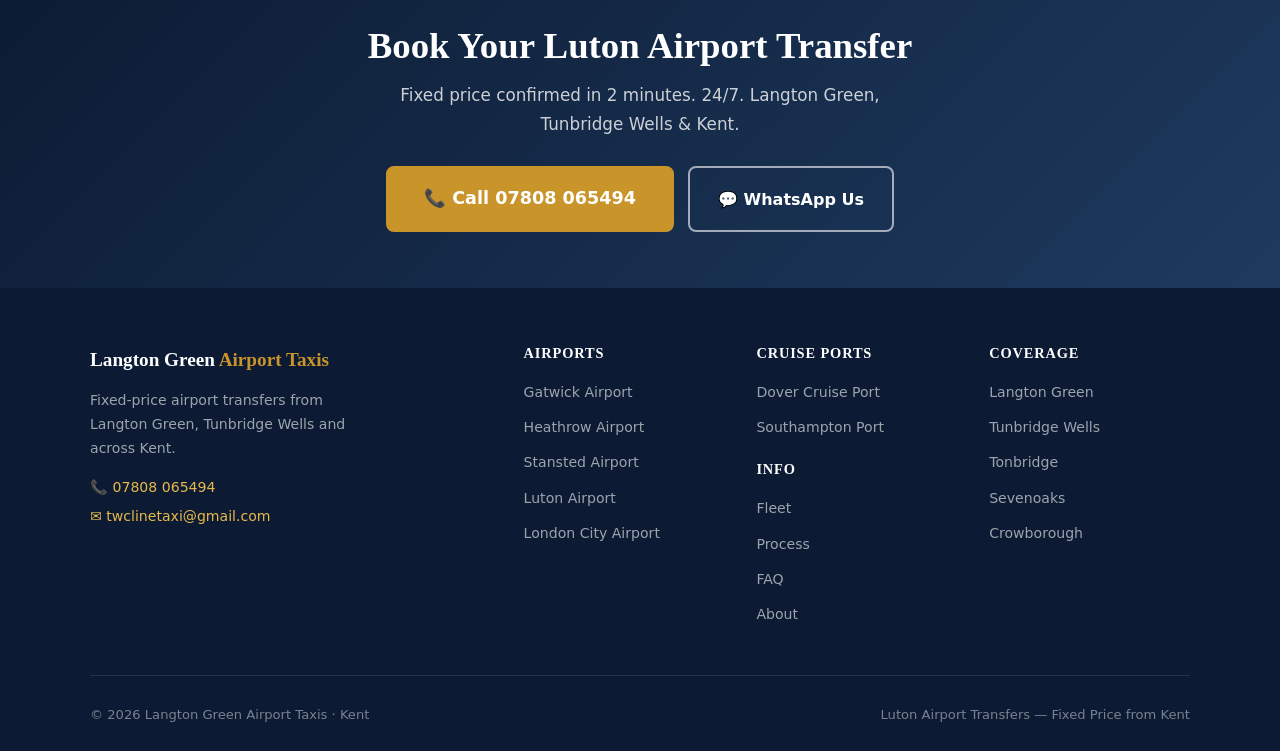
<file: luton.html>
<!DOCTYPE html>
<html lang="en">
<head>
<meta charset="UTF-8">
<meta name="viewport" content="width=device-width, initial-scale=1.0">
<title>Luton Airport Taxi from Langton Green | Fixed Price</title>
<meta name="description" content="Fixed-price Luton taxi from Langton Green & Tunbridge Wells. from £155, flight tracking, meet & greet. 24/7. Drop-off charge included. Call 07808 065494.">
<meta property="og:type" content="website">
<meta property="og:title" content="Luton Airport Taxi from Langton Green — Fixed Price">
<meta property="og:description" content="Fixed price from £155, Langton Green to Luton Airport. Drop-off charge included. Flight tracked. 24/7.">
<meta property="og:url" content="https://langtongreenairporttaxis.co.uk/luton.html">
<meta property="og:site_name" content="Langton Green Airport Taxis">
<meta name="twitter:card" content="summary">
<meta name="twitter:title" content="Luton Airport Taxi from Langton Green — Fixed Price">
<meta name="twitter:description" content="Fixed price from £155, Langton Green to Luton Airport. Drop-off charge included. Flight tracked. 24/7.">
<link rel="canonical" href="https://langtongreenairporttaxis.co.uk/luton.html">
<link rel="stylesheet" href="style.css">
<script type="application/ld+json">
{
  "@context": "https://schema.org",
  "@type": "TaxiService",
  "name": "Langton Green Airport Taxis",
  "url": "https://langtongreenairporttaxis.co.uk/",
  "telephone": "+447808065494",
  "email": "twclinetaxi@gmail.com",
  "description": "Fixed-price airport and cruise port transfers from Langton Green and Tunbridge Wells, Kent.",
  "areaServed": ["Langton Green", "Tunbridge Wells", "Tonbridge", "Sevenoaks", "Edenbridge", "Penshurst", "Speldhurst", "Groombridge", "Rusthall", "Crowborough", "Uckfield", "East Grinstead", "Forest Row"],
  "openingHours": "Mo-Su 00:00-23:59",
  "priceRange": "From £60"
}
</script>
</head>
<body>
<div class="topbar"><div class="container topbar-inner"><span>📍 Langton Green, Tunbridge Wells, Kent TN3 &nbsp;|&nbsp; 24/7 — 365 days a year</span><div class="topbar-right"><a href="mailto:twclinetaxi@gmail.com">✉ twclinetaxi@gmail.com</a><a href="https://wa.me/447808065494">💬 WhatsApp</a><a href="tel:+447808065494"><strong>📞 07808 065494</strong></a></div></div></div>
<nav><div class="nav-inner"><a href="/" class="logo">Langton Green <span>Airport Taxis</span></a><ul class="nav-links" id="navLinks"><li><a href="/">Home</a></li><li class="has-dropdown"><a href="#" class="active">Airports</a><div class="dropdown"><a href="gatwick.html">✈️ Gatwick Airport</a><a href="heathrow.html">✈️ Heathrow Airport</a><a href="stansted.html">✈️ Stansted Airport</a><a href="luton.html">✈️ Luton Airport</a><a href="london-city.html">✈️ London City Airport</a></div></li><li class="has-dropdown"><a href="#">Cruise Ports</a><div class="dropdown"><a href="dover.html">⚓ Dover Cruise Port</a><a href="southampton.html">🚢 Southampton Cruise Port</a></div></li><li class="has-dropdown"><a href="#">Coverage Area</a><div class="dropdown"><a href="tonbridge.html">📍 Tonbridge</a><a href="sevenoaks.html">📍 Sevenoaks</a></div></li><li><a href="fleet.html">Fleet</a></li><li><a href="process.html">Our Process</a></li><li><a href="faq.html">FAQ</a></li><li><a href="about.html">About</a></li></ul><div class="nav-cta"><a href="tel:+447808065494" class="nav-phone-link">📞 07808 065494</a><button class="hamburger" id="menuBtn" aria-label="Menu"><span></span><span></span><span></span></button></div></div></nav>

<section class="page-hero">
  <div class="container">
    <div class="breadcrumb"><a href="/">Home</a> <span>›</span> Airports <span>›</span> Luton</div>
    <h1>Luton Airport Taxi from <em>Langton Green & Tunbridge Wells</em></h1>
    <p>Fixed-price transfer to London Luton Airport. ~85 miles via M25 and M1. Flight tracked, meet & greet included. Ryanair, Wizz Air and easyJet specialists.</p>
  </div>
</section>

<section class="section">
  <div class="container">
    <div class="content-layout">
      <div>
        <h2>Luton Airport — Busiest Budget Route from Kent</h2>
        <p>Luton Airport has grown significantly in recent years and is now a major hub for Ryanair, Wizz Air and easyJet, handling routes to Eastern Europe, North Africa, Turkey and popular Mediterranean destinations that travellers from Tunbridge Wells frequently use. The airport has undergone significant expansion, including a new multi-storey car park and terminal extension, which has changed drop-off and pick-up procedures.</p>
        <p>The route from Langton Green to Luton heads north on the A21, joins the M25 anticlockwise from Junction 5, and then picks up the M1 northbound at Junction 7 (near Bricket Wood). From the M1 you exit at Junction 10 onto the A1081 into Luton Airport. The M25 anticlockwise section from Sevenoaks to the M1 junction passes through some heavily trafficked stretches around the A3 junction and the Watford area.</p>

        <div class="route-box">
          <h4>Route & Journey Details — Langton Green to Luton Airport</h4>
          <div class="route-stats">
            <div class="r-stat"><span class="icon">📍</span><div><strong>~85 miles</strong><span>Door to terminal</span></div></div>
            <div class="r-stat"><span class="icon">⏱️</span><div><strong>90–120 minutes</strong><span>Off-peak; allow 2hrs+ at peak</span></div></div>
            <div class="r-stat"><span class="icon">🛣️</span><div><strong>A21 → M25 J5 → M1 J10 → A1081</strong><span>Anticlockwise M25 via Watford</span></div></div>
            <div class="r-stat"><span class="icon">💷</span><div><strong>~£155–£175 saloon</strong><span>Fixed, confirmed at booking</span></div></div>
          </div>
        </div>

        <h2>Luton's New Drop-Off and MSCP Procedure</h2>
        <p>Luton Airport introduced a new drop-off charge system at the terminal forecourt as part of its expansion. Free drop-off is no longer available at the terminal door — there is now a charge for vehicles stopping at the terminal forecourt. We include this in our transfer and handle it entirely; you do not pay anything extra on the day. Your driver pulls in, you unload, done.</p>
        <p>For pick-ups (arrivals collections), Luton uses the Multi-Storey Car Park (MSCP) as the designated waiting area. Your driver will park and meet you inside the terminal arrivals area with a name board, so you do not have to navigate to the car park yourself. Once you are with your driver, they retrieve the vehicle and you walk a short distance together. This system takes 10–15 minutes longer than a standard kerb pickup — we factor this into your return transfer timing.</p>

        <h2>Airlines at Luton — Know Your Operator</h2>
        <p>Luton's terminal handles all airlines from a single building, which simplifies things compared to Heathrow. However, the check-in rows and departure gates vary significantly depending on the airline, and budget carriers at Luton are known for sharp boarding times and strict gate-close policies.</p>
        <ul class="check-list">
          <li><strong>Ryanair:</strong> Largest operator at Luton. Extensive Eastern Europe routes plus Spain, Portugal and Italy. Known for punctuality pressure — never miss the gate close.</li>
          <li><strong>Wizz Air:</strong> Routes to Ukraine, Poland, Hungary, Romania, Bulgaria, Albania. Growing network from Luton.</li>
          <li><strong>easyJet:</strong> Mediterranean and European leisure routes. Also operates from Gatwick and Stansted — confirm your departure airport when booking.</li>
          <li><strong>TUI:</strong> Package holiday flights to the Canaries, Turkey and Caribbean from Luton.</li>
        </ul>
        <p>We ask for your flight number when you book a Luton transfer — partly to confirm pick-up timing, and partly to double-check you have the right airport. easyJet in particular operates from multiple London airports and it is not uncommon for passengers to have booked from Gatwick but assumed Luton or vice versa. We catch this before it causes problems.</p>

        <h2>Journey Timing from Langton Green to Luton</h2>
        <p>The anticlockwise M25 from Sevenoaks to the M1 can be testing during morning and evening rush hours. The section around Junction 10 (A3 Wisley), Junction 12 (M3) and the Watford section near Junction 19 all have regular slow-moving traffic on weekday mornings.</p>
        <ul style="margin:16px 0;">
          <li><strong>Pre-5am:</strong> 90 minutes door to terminal. Roads clear, M1 fast.</li>
          <li><strong>5am–7am:</strong> Allow 105 minutes. HGV traffic early on the M25 anticlockwise.</li>
          <li><strong>7am–9am:</strong> Allow 2 hours minimum. Peak anticlockwise M25 period.</li>
          <li><strong>9am–3pm:</strong> Allow 100 minutes. Usually clear after 9:30am.</li>
          <li><strong>3pm–7pm:</strong> Allow 2 hours. School and commuter traffic builds from 3pm.</li>
          <li><strong>After 7pm:</strong> Allow 95 minutes. Roads ease significantly.</li>
        </ul>

        <div class="info-box">
          <p><strong>Luton tip from our drivers:</strong> If the M25 anticlockwise is heavily delayed around the Heathrow junction (M4/J15 area), there is an alternative via the A3 and A1(M) that bypasses the worst of the motorway. We assess traffic live before departure and take the best route available on the day.</p>
        </div>

        <h2>Luton Airport Taxi FAQs</h2>
        <div class="faq-item open">
          <div class="faq-q" onclick="toggleFaq(this)">How much is a taxi from Langton Green to Luton Airport?<span class="faq-toggle">+</span></div>
          <div class="faq-a"><p>Approximately £155–£175 for a standard saloon at our fixed from-£155 rate. The distance is roughly 85 miles via the M25 and M1. Your exact price is confirmed at booking — no meters, no peak surcharges.</p></div>
        </div>
        <div class="faq-item">
          <div class="faq-q" onclick="toggleFaq(this)">How long is the drive from Tunbridge Wells to Luton Airport?<span class="faq-toggle">+</span></div>
          <div class="faq-a"><p>90–120 minutes depending on traffic. The anticlockwise M25 from Junction 5 to the M1 is the key variable. We recommend allowing 2 hours for morning peak departures. Your recommended pickup time is confirmed when you book.</p></div>
        </div>
        <div class="faq-item">
          <div class="faq-q" onclick="toggleFaq(this)">Is there a drop-off charge at Luton Airport?<span class="faq-toggle">+</span></div>
          <div class="faq-a"><p>Yes, Luton Airport charges for terminal forecourt drop-off. We include this in your transfer — there is no extra charge to you on the day. Your fixed price covers the complete journey including terminal access charges.</p></div>
        </div>
        <div class="faq-item">
          <div class="faq-q" onclick="toggleFaq(this)">Where does the driver meet me when I arrive at Luton?<span class="faq-toggle">+</span></div>
          <div class="faq-a"><p>Your driver meets you inside the terminal arrivals hall with a name board. Luton uses the MSCP for driver waiting, but we come into the terminal to meet you — you do not need to find a car park. Once you are with your driver, they retrieve the vehicle from the MSCP, a short walk away.</p></div>
        </div>
      </div>
      <div>
        <div class="sidebar-card">
          <h3>Book Your Luton Transfer</h3>
          <div class="price-display">~£165</div>
          <div class="price-note">Saloon from Langton Green · exact price confirmed at booking</div>
          <a href="tel:+447808065494" class="btn btn-gold">📞 Call 07808 065494</a>
          <a href="https://wa.me/447808065494?text=Hi, I need a Luton airport transfer from Langton Green" class="btn btn-outline-gold">💬 WhatsApp a Quote</a>
          <hr class="sidebar-divider">
          <ul class="check-list"><li>Fixed price from £155 — confirmed</li><li>Drop-off charge included</li><li>Live flight tracking</li><li>Meet & greet in arrivals</li><li>Free child seats</li><li>No delay surcharge</li></ul>
        </div>
        <div class="sidebar-card" style="margin-top:20px;"><h3>Other Airports</h3><ul style="list-style:none; padding:0;"><li style="padding:8px 0; border-bottom:1px solid var(--border);"><a href="gatwick.html">✈️ Gatwick ~£80</a></li><li style="padding:8px 0; border-bottom:1px solid var(--border);"><a href="heathrow.html">✈️ Heathrow ~£130</a></li><li style="padding:8px 0; border-bottom:1px solid var(--border);"><a href="stansted.html">✈️ Stansted ~£165</a></li><li style="padding:8px 0; border-bottom:1px solid var(--border);"><a href="london-city.html">✈️ London City ~£95</a></li><li style="padding:8px 0;"><a href="dover.html">⚓ Dover ~£95</a></li></ul></div>
      </div>
    </div>
  </div>
</section>
<section class="cta-strip"><div class="container"><h2>Book Your Luton Airport Transfer</h2><p>Fixed price confirmed in 2 minutes. 24/7. Langton Green, Tunbridge Wells & Kent.</p><div class="btn-ctas"><a href="tel:+447808065494" class="btn btn-gold btn-lg">📞 Call 07808 065494</a><a href="https://wa.me/447808065494" class="btn btn-outline-white">💬 WhatsApp Us</a></div></div></section>
<footer><div class="container"><div class="footer-grid"><div class="footer-brand"><span class="footer-logo-txt">Langton Green <span>Airport Taxis</span></span><p>Fixed-price airport transfers from Langton Green, Tunbridge Wells and across Kent.</p><div class="footer-contact"><a href="tel:+447808065494">📞 07808 065494</a><a href="mailto:twclinetaxi@gmail.com">✉ twclinetaxi@gmail.com</a></div></div><div><h4>Airports</h4><ul><li><a href="gatwick.html">Gatwick Airport</a></li><li><a href="heathrow.html">Heathrow Airport</a></li><li><a href="stansted.html">Stansted Airport</a></li><li><a href="luton.html">Luton Airport</a></li><li><a href="london-city.html">London City Airport</a></li></ul></div><div><h4>Cruise Ports</h4><ul><li><a href="dover.html">Dover Cruise Port</a></li><li><a href="southampton.html">Southampton Port</a></li></ul><h4 style="margin-top:20px;">Info</h4><ul><li><a href="fleet.html">Fleet</a></li><li><a href="process.html">Process</a></li><li><a href="faq.html">FAQ</a></li><li><a href="about.html">About</a></li></ul></div><div><h4>Coverage</h4><ul><li><a href="/">Langton Green</a></li><li><a href="/">Tunbridge Wells</a></li><li><a href="tonbridge.html">Tonbridge</a></li><li><a href="sevenoaks.html">Sevenoaks</a></li><li><a href="/">Crowborough</a></li></ul></div></div><div class="footer-bottom"><span>© 2026 Langton Green Airport Taxis · Kent</span><span>Luton Airport Transfers — Fixed Price from Kent</span></div></div></footer>
<script>const menuBtn=document.getElementById('menuBtn');const navLinks=document.getElementById('navLinks');menuBtn.addEventListener('click',()=>navLinks.classList.toggle('open'));function toggleFaq(el){const item=el.parentElement;const isOpen=item.classList.contains('open');document.querySelectorAll('.faq-item').forEach(i=>i.classList.remove('open'));if(!isOpen)item.classList.add('open');}</script>
</body>
</html>
</file>
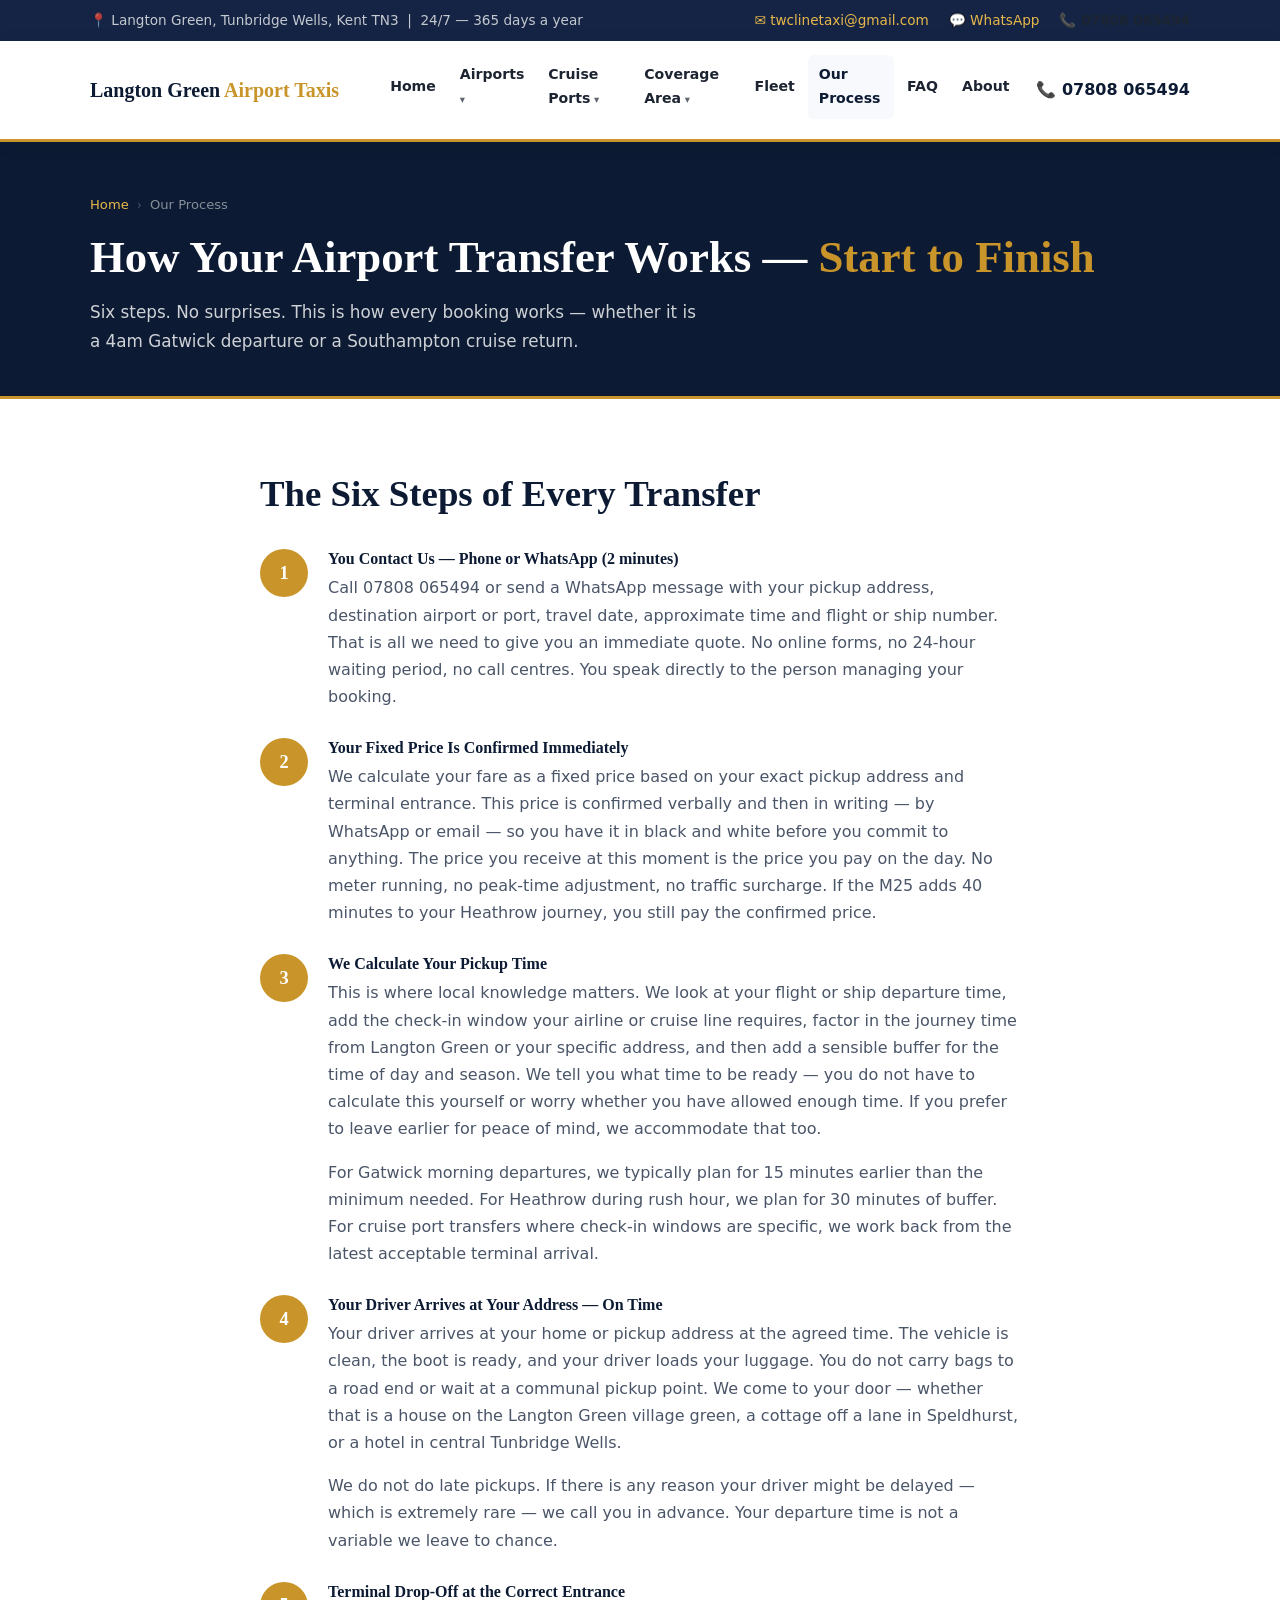
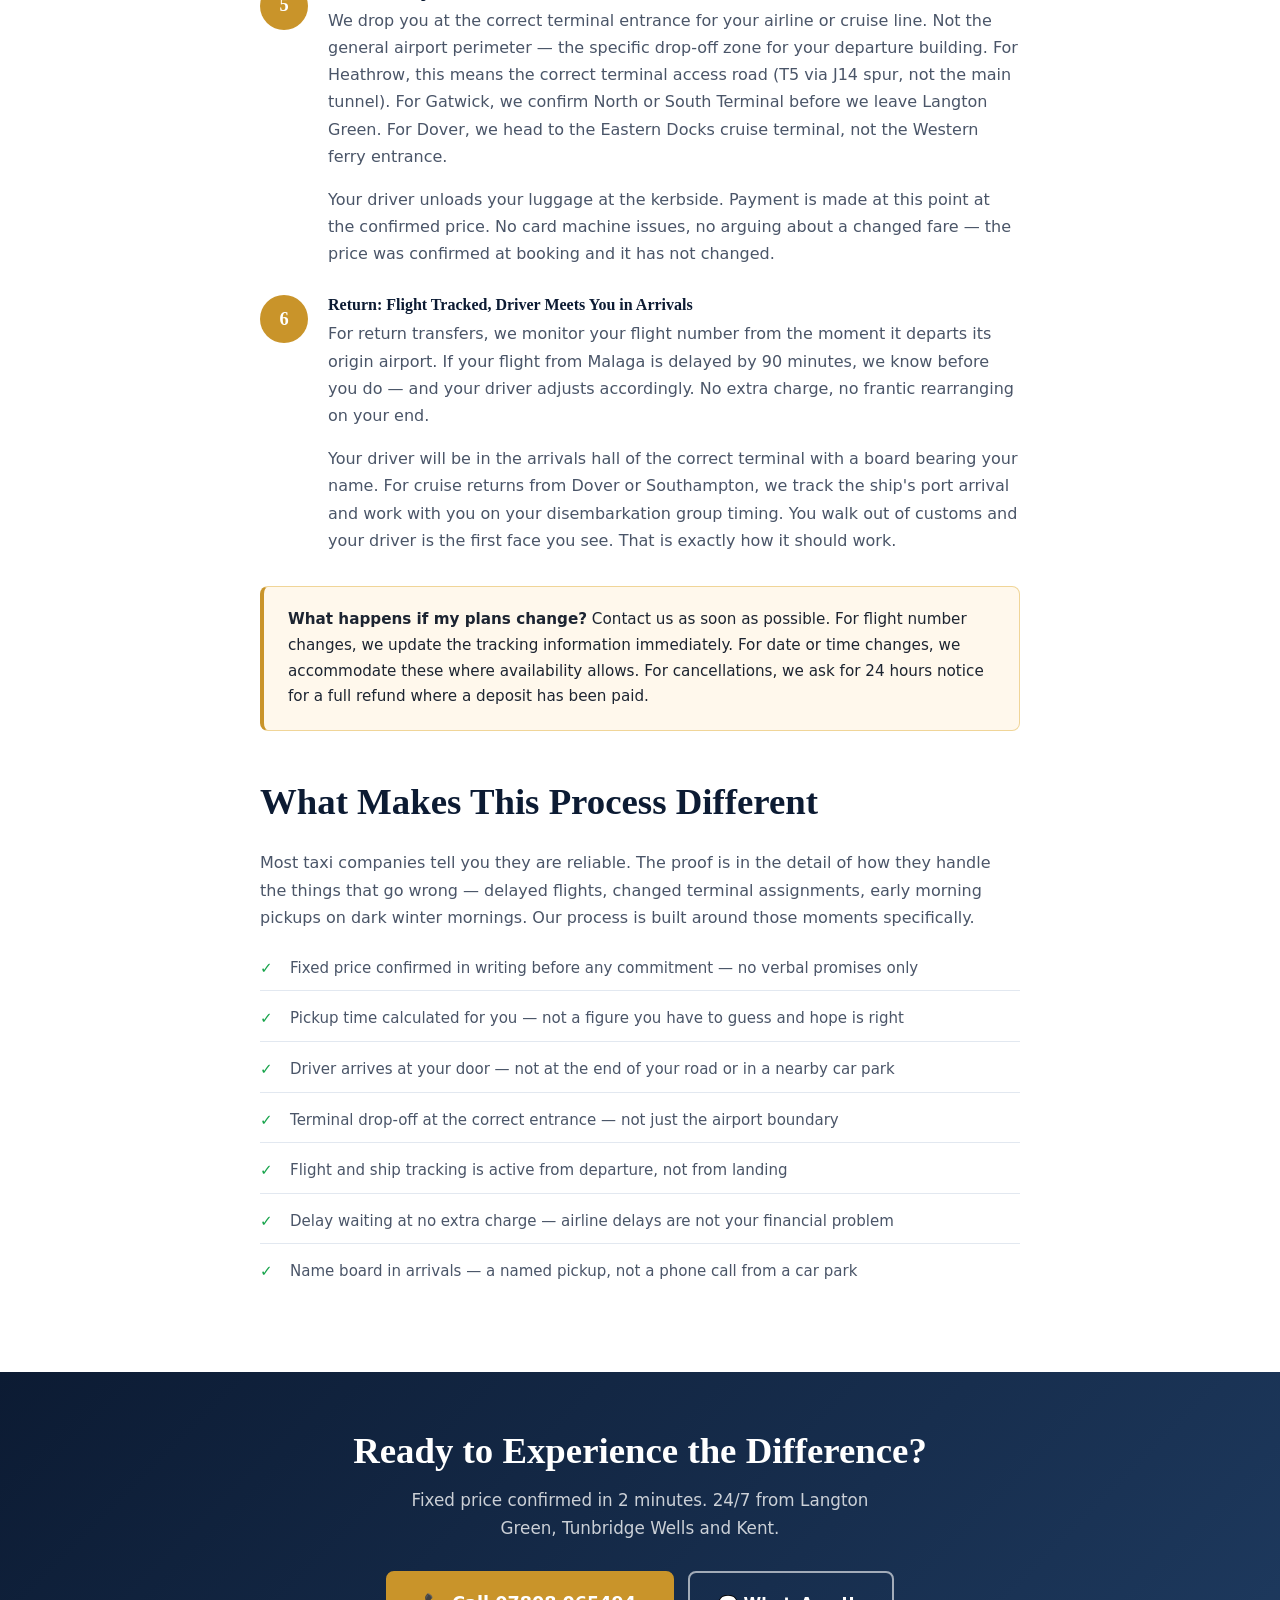
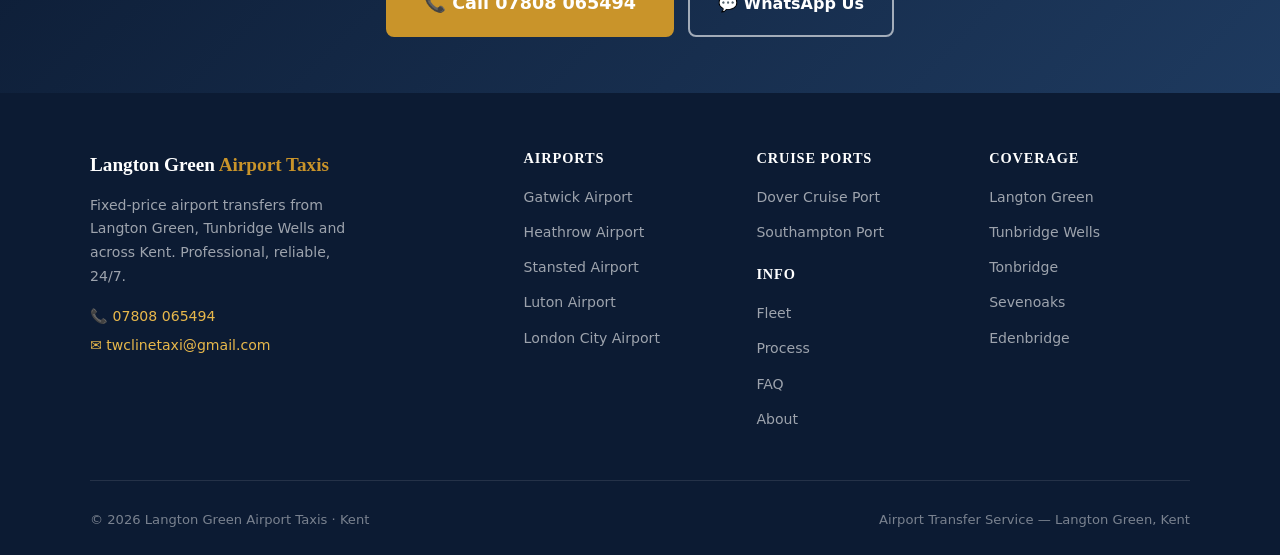
<file: process.html>
<!DOCTYPE html>
<html lang="en">
<head>
<meta charset="UTF-8">
<meta name="viewport" content="width=device-width, initial-scale=1.0">
<title>How Your Airport Transfer Works | Langton Green Taxis</title>
<meta name="description" content="Six steps from booking to arrivals meet & greet. See how every airport transfer from Langton Green works — fixed price, flight tracked, door to door.">
<meta property="og:type" content="website">
<meta property="og:title" content="How Your Airport Transfer Works — Langton Green Taxis">
<meta property="og:description" content="From booking to arrivals hall: six steps, fixed price, flight tracked. Every transfer from Langton Green works this way.">
<meta property="og:url" content="https://langtongreenairporttaxis.co.uk/process.html">
<meta property="og:site_name" content="Langton Green Airport Taxis">
<meta name="twitter:card" content="summary">
<meta name="twitter:title" content="How Your Airport Transfer Works — Langton Green Taxis">
<meta name="twitter:description" content="From booking to arrivals hall: six steps, fixed price, flight tracked. Every transfer from Langton Green works this way.">
<link rel="canonical" href="https://langtongreenairporttaxis.co.uk/process.html">
<link rel="stylesheet" href="style.css">
<script type="application/ld+json">
{
  "@context": "https://schema.org",
  "@type": "LocalBusiness",
  "name": "Langton Green Airport Taxis",
  "url": "https://langtongreenairporttaxis.co.uk/",
  "telephone": "+447808065494",
  "email": "twclinetaxi@gmail.com",
  "description": "Fixed-price airport and cruise port transfers from Langton Green and Tunbridge Wells, Kent.",
  "areaServed": ["Langton Green", "Tunbridge Wells", "Tonbridge", "Sevenoaks", "Edenbridge", "Penshurst", "Speldhurst", "Groombridge", "Rusthall", "Crowborough", "Uckfield", "East Grinstead", "Forest Row"]
}
</script>
</head>
<body>
<div class="topbar"><div class="container topbar-inner"><span>📍 Langton Green, Tunbridge Wells, Kent TN3 &nbsp;|&nbsp; 24/7 — 365 days a year</span><div class="topbar-right"><a href="mailto:twclinetaxi@gmail.com">✉ twclinetaxi@gmail.com</a><a href="https://wa.me/447808065494">💬 WhatsApp</a><a href="tel:+447808065494"><strong>📞 07808 065494</strong></a></div></div></div>
<nav><div class="nav-inner"><a href="/" class="logo">Langton Green <span>Airport Taxis</span></a><ul class="nav-links" id="navLinks"><li><a href="/">Home</a></li><li class="has-dropdown"><a href="#">Airports</a><div class="dropdown"><a href="gatwick.html">✈️ Gatwick Airport</a><a href="heathrow.html">✈️ Heathrow Airport</a><a href="stansted.html">✈️ Stansted Airport</a><a href="luton.html">✈️ Luton Airport</a><a href="london-city.html">✈️ London City Airport</a></div></li><li class="has-dropdown"><a href="#">Cruise Ports</a><div class="dropdown"><a href="dover.html">⚓ Dover Cruise Port</a><a href="southampton.html">🚢 Southampton Cruise Port</a></div></li><li class="has-dropdown"><a href="#">Coverage Area</a><div class="dropdown"><a href="tonbridge.html">📍 Tonbridge</a><a href="sevenoaks.html">📍 Sevenoaks</a></div></li><li><a href="fleet.html">Fleet</a></li><li><a href="process.html" class="active">Our Process</a></li><li><a href="faq.html">FAQ</a></li><li><a href="about.html">About</a></li></ul><div class="nav-cta"><a href="tel:+447808065494" class="nav-phone-link">📞 07808 065494</a><button class="hamburger" id="menuBtn" aria-label="Menu"><span></span><span></span><span></span></button></div></div></nav>

<section class="page-hero">
  <div class="container">
    <div class="breadcrumb"><a href="/">Home</a> <span>›</span> Our Process</div>
    <h1>How Your Airport Transfer Works — <em>Start to Finish</em></h1>
    <p>Six steps. No surprises. This is how every booking works — whether it is a 4am Gatwick departure or a Southampton cruise return.</p>
  </div>
</section>

<section class="section">
  <div class="container">
    <div style="max-width:760px; margin:0 auto;">

      <h2 class="mb-32">The Six Steps of Every Transfer</h2>

      <div class="step-row">
        <div class="step-num-circle">1</div>
        <div class="step-body">
          <h4>You Contact Us — Phone or WhatsApp (2 minutes)</h4>
          <p>Call 07808 065494 or send a WhatsApp message with your pickup address, destination airport or port, travel date, approximate time and flight or ship number. That is all we need to give you an immediate quote. No online forms, no 24-hour waiting period, no call centres. You speak directly to the person managing your booking.</p>
        </div>
      </div>

      <div class="step-row">
        <div class="step-num-circle">2</div>
        <div class="step-body">
          <h4>Your Fixed Price Is Confirmed Immediately</h4>
          <p>We calculate your fare as a fixed price based on your exact pickup address and terminal entrance. This price is confirmed verbally and then in writing — by WhatsApp or email — so you have it in black and white before you commit to anything. The price you receive at this moment is the price you pay on the day. No meter running, no peak-time adjustment, no traffic surcharge. If the M25 adds 40 minutes to your Heathrow journey, you still pay the confirmed price.</p>
        </div>
      </div>

      <div class="step-row">
        <div class="step-num-circle">3</div>
        <div class="step-body">
          <h4>We Calculate Your Pickup Time</h4>
          <p>This is where local knowledge matters. We look at your flight or ship departure time, add the check-in window your airline or cruise line requires, factor in the journey time from Langton Green or your specific address, and then add a sensible buffer for the time of day and season. We tell you what time to be ready — you do not have to calculate this yourself or worry whether you have allowed enough time. If you prefer to leave earlier for peace of mind, we accommodate that too.</p>
          <p>For Gatwick morning departures, we typically plan for 15 minutes earlier than the minimum needed. For Heathrow during rush hour, we plan for 30 minutes of buffer. For cruise port transfers where check-in windows are specific, we work back from the latest acceptable terminal arrival.</p>
        </div>
      </div>

      <div class="step-row">
        <div class="step-num-circle">4</div>
        <div class="step-body">
          <h4>Your Driver Arrives at Your Address — On Time</h4>
          <p>Your driver arrives at your home or pickup address at the agreed time. The vehicle is clean, the boot is ready, and your driver loads your luggage. You do not carry bags to a road end or wait at a communal pickup point. We come to your door — whether that is a house on the Langton Green village green, a cottage off a lane in Speldhurst, or a hotel in central Tunbridge Wells.</p>
          <p>We do not do late pickups. If there is any reason your driver might be delayed — which is extremely rare — we call you in advance. Your departure time is not a variable we leave to chance.</p>
        </div>
      </div>

      <div class="step-row">
        <div class="step-num-circle">5</div>
        <div class="step-body">
          <h4>Terminal Drop-Off at the Correct Entrance</h4>
          <p>We drop you at the correct terminal entrance for your airline or cruise line. Not the general airport perimeter — the specific drop-off zone for your departure building. For Heathrow, this means the correct terminal access road (T5 via J14 spur, not the main tunnel). For Gatwick, we confirm North or South Terminal before we leave Langton Green. For Dover, we head to the Eastern Docks cruise terminal, not the Western ferry entrance.</p>
          <p>Your driver unloads your luggage at the kerbside. Payment is made at this point at the confirmed price. No card machine issues, no arguing about a changed fare — the price was confirmed at booking and it has not changed.</p>
        </div>
      </div>

      <div class="step-row">
        <div class="step-num-circle">6</div>
        <div class="step-body">
          <h4>Return: Flight Tracked, Driver Meets You in Arrivals</h4>
          <p>For return transfers, we monitor your flight number from the moment it departs its origin airport. If your flight from Malaga is delayed by 90 minutes, we know before you do — and your driver adjusts accordingly. No extra charge, no frantic rearranging on your end.</p>
          <p>Your driver will be in the arrivals hall of the correct terminal with a board bearing your name. For cruise returns from Dover or Southampton, we track the ship's port arrival and work with you on your disembarkation group timing. You walk out of customs and your driver is the first face you see. That is exactly how it should work.</p>
        </div>
      </div>

      <div class="info-box mt-32">
        <p><strong>What happens if my plans change?</strong> Contact us as soon as possible. For flight number changes, we update the tracking information immediately. For date or time changes, we accommodate these where availability allows. For cancellations, we ask for 24 hours notice for a full refund where a deposit has been paid.</p>
      </div>

      <h2 style="margin-top:48px; margin-bottom:24px;">What Makes This Process Different</h2>
      <p>Most taxi companies tell you they are reliable. The proof is in the detail of how they handle the things that go wrong — delayed flights, changed terminal assignments, early morning pickups on dark winter mornings. Our process is built around those moments specifically.</p>
      <ul class="check-list">
        <li>Fixed price confirmed in writing before any commitment — no verbal promises only</li>
        <li>Pickup time calculated for you — not a figure you have to guess and hope is right</li>
        <li>Driver arrives at your door — not at the end of your road or in a nearby car park</li>
        <li>Terminal drop-off at the correct entrance — not just the airport boundary</li>
        <li>Flight and ship tracking is active from departure, not from landing</li>
        <li>Delay waiting at no extra charge — airline delays are not your financial problem</li>
        <li>Name board in arrivals — a named pickup, not a phone call from a car park</li>
      </ul>

    </div>
  </div>
</section>

<section class="cta-strip"><div class="container"><h2>Ready to Experience the Difference?</h2><p>Fixed price confirmed in 2 minutes. 24/7 from Langton Green, Tunbridge Wells and Kent.</p><div class="btn-ctas"><a href="tel:+447808065494" class="btn btn-gold btn-lg">📞 Call 07808 065494</a><a href="https://wa.me/447808065494" class="btn btn-outline-white">💬 WhatsApp Us</a></div></div></section>

<footer><div class="container"><div class="footer-grid"><div class="footer-brand"><span class="footer-logo-txt">Langton Green <span>Airport Taxis</span></span><p>Fixed-price airport transfers from Langton Green, Tunbridge Wells and across Kent. Professional, reliable, 24/7.</p><div class="footer-contact"><a href="tel:+447808065494">📞 07808 065494</a><a href="mailto:twclinetaxi@gmail.com">✉ twclinetaxi@gmail.com</a></div></div><div><h4>Airports</h4><ul><li><a href="gatwick.html">Gatwick Airport</a></li><li><a href="heathrow.html">Heathrow Airport</a></li><li><a href="stansted.html">Stansted Airport</a></li><li><a href="luton.html">Luton Airport</a></li><li><a href="london-city.html">London City Airport</a></li></ul></div><div><h4>Cruise Ports</h4><ul><li><a href="dover.html">Dover Cruise Port</a></li><li><a href="southampton.html">Southampton Port</a></li></ul><h4 style="margin-top:20px;">Info</h4><ul><li><a href="fleet.html">Fleet</a></li><li><a href="process.html">Process</a></li><li><a href="faq.html">FAQ</a></li><li><a href="about.html">About</a></li></ul></div><div><h4>Coverage</h4><ul><li><a href="/">Langton Green</a></li><li><a href="/">Tunbridge Wells</a></li><li><a href="tonbridge.html">Tonbridge</a></li><li><a href="sevenoaks.html">Sevenoaks</a></li><li><a href="/">Edenbridge</a></li></ul></div></div><div class="footer-bottom"><span>© 2026 Langton Green Airport Taxis · Kent</span><span>Airport Transfer Service — Langton Green, Kent</span></div></div></footer>
<script>const menuBtn=document.getElementById('menuBtn');const navLinks=document.getElementById('navLinks');menuBtn.addEventListener('click',()=>navLinks.classList.toggle('open'));</script>
</body>
</html>
</file>
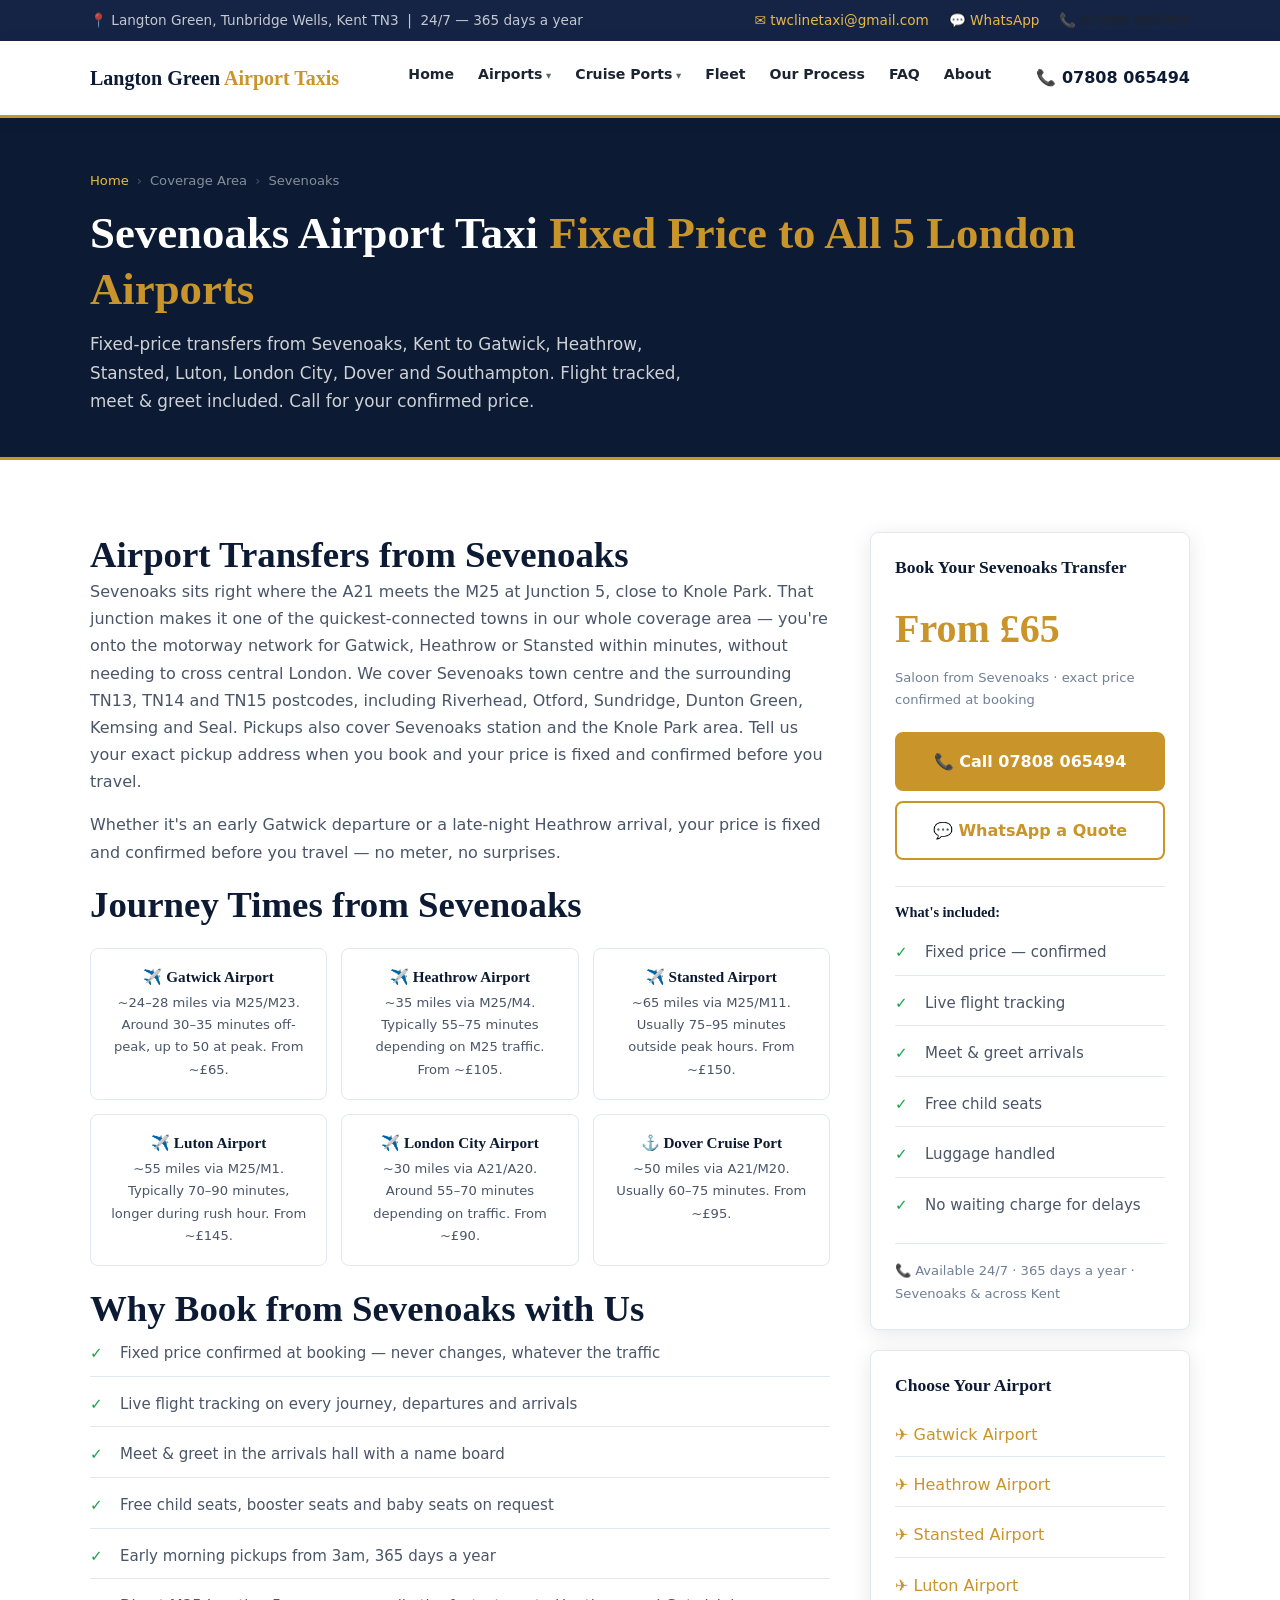
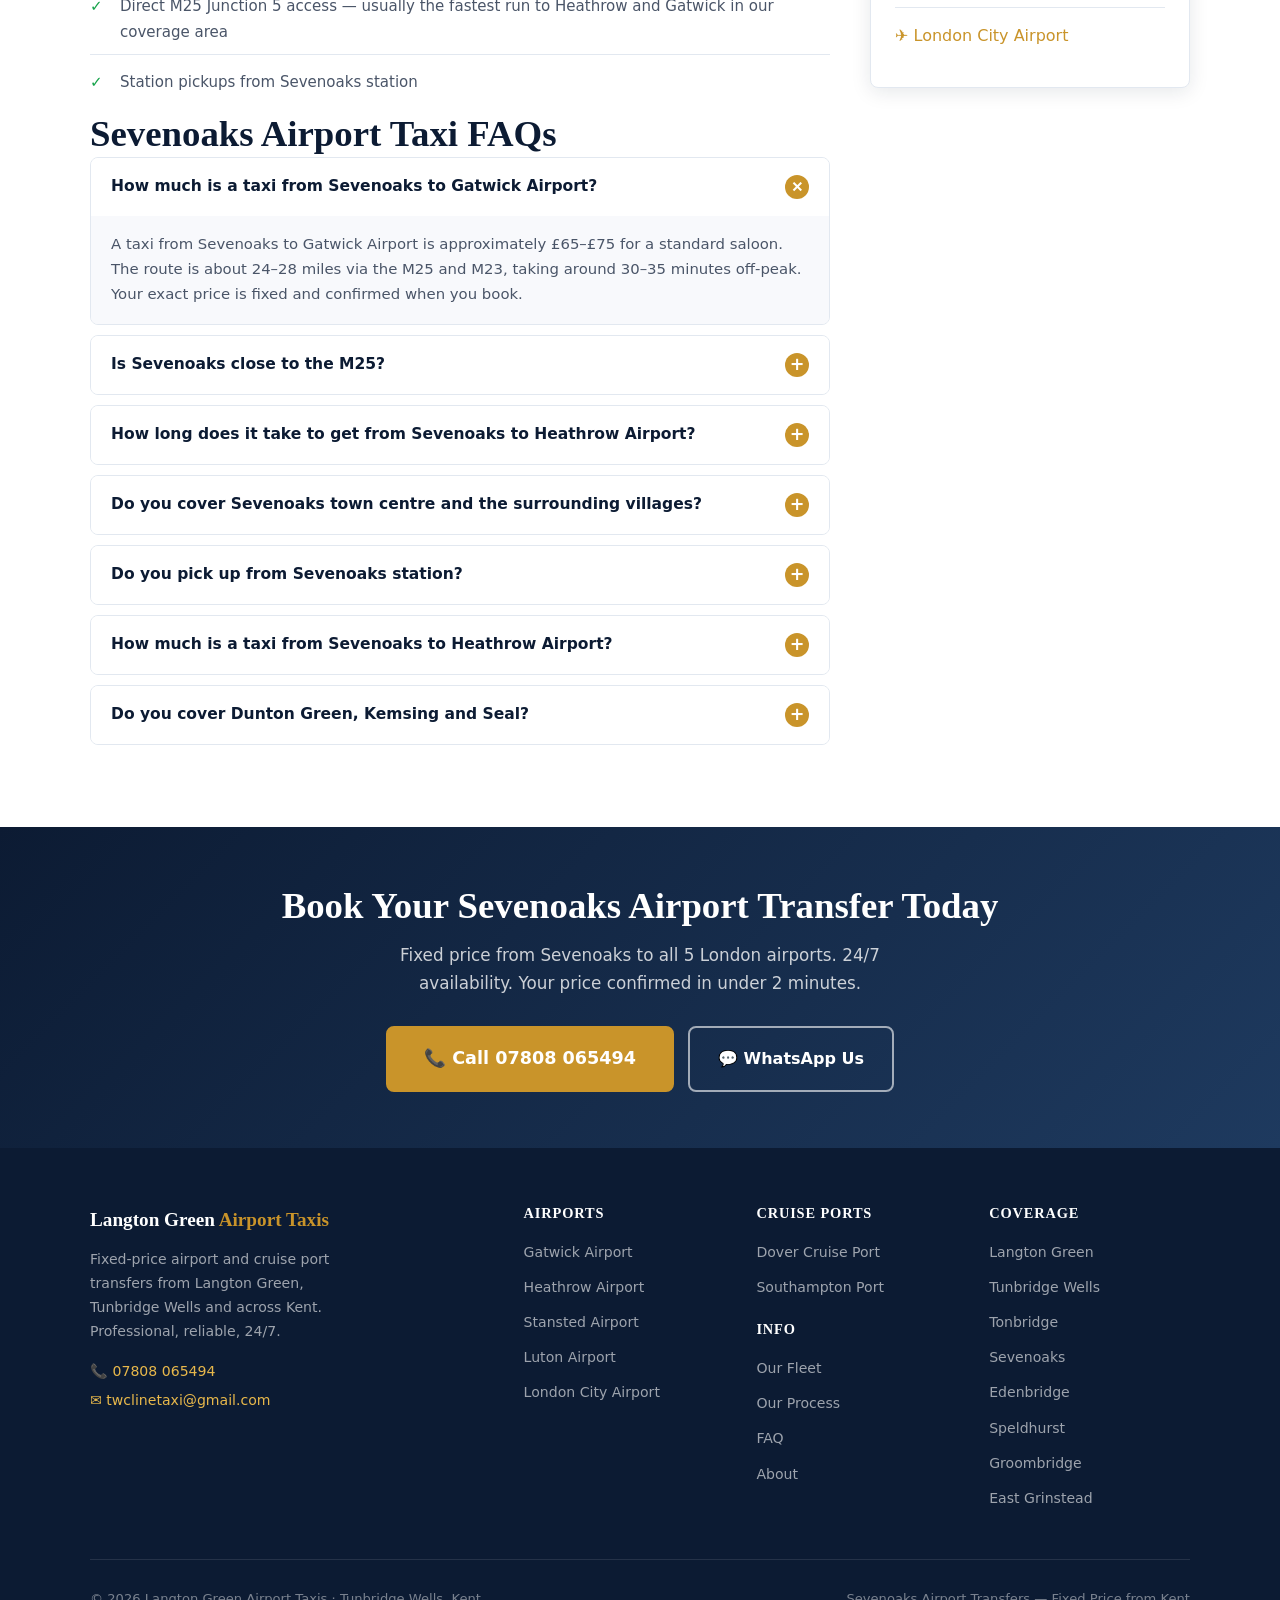
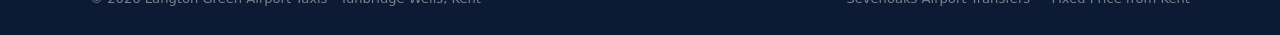
<file: sevenoaks.html>
<!DOCTYPE html>
<html lang="en">
<head>
<meta charset="UTF-8">
<meta name="viewport" content="width=device-width, initial-scale=1.0">
<title>Sevenoaks Airport Taxi | Fixed-Price Transfers to All 5 London Airports</title>
<meta name="description" content="Fixed-price airport taxi from Sevenoaks, Kent. Gatwick, Heathrow, Stansted, Luton, London City, Dover & Southampton. Flight tracked, meet & greet. Call 07808 065494.">
<meta property="og:type" content="website">
<meta property="og:title" content="Sevenoaks Airport Taxi — Fixed Price to All 5 London Airports">
<meta property="og:description" content="Fixed-price transfers from Sevenoaks, Kent to Gatwick, Heathrow, Stansted, Luton and London City. Flight tracked, meet & greet. 24/7.">
<meta property="og:url" content="https://langtongreenairporttaxis.co.uk/sevenoaks.html">
<meta property="og:site_name" content="Langton Green Airport Taxis">
<meta name="twitter:card" content="summary">
<meta name="twitter:title" content="Sevenoaks Airport Taxi — Fixed Price to All 5 London Airports">
<meta name="twitter:description" content="Fixed-price transfers from Sevenoaks, Kent to Gatwick, Heathrow, Stansted, Luton and London City. Flight tracked, meet & greet. 24/7.">
<link rel="canonical" href="https://langtongreenairporttaxis.co.uk/sevenoaks.html">
<link rel="stylesheet" href="style.css">
<script type="application/ld+json">
{
  "@context": "https://schema.org",
  "@type": "TaxiService",
  "name": "Langton Green Airport Taxis — Sevenoaks Service",
  "description": "Fixed-price taxi transfers from Sevenoaks, Kent to all 5 London airports, Dover and Southampton cruise ports.",
  "url": "https://langtongreenairporttaxis.co.uk/sevenoaks.html",
  "telephone": "+447808065494",
  "areaServed": ["Sevenoaks", "Tonbridge", "Langton Green", "Tunbridge Wells", "Edenbridge", "Penshurst", "Speldhurst", "Groombridge", "Rusthall", "Crowborough", "Uckfield", "East Grinstead", "Forest Row"]
}
</script>
<script type="application/ld+json">{"@context": "https://schema.org", "@type": "FAQPage", "mainEntity": [{"@type": "Question", "name": "How much is a taxi from Sevenoaks to Gatwick Airport?", "acceptedAnswer": {"@type": "Answer", "text": "A taxi from Sevenoaks to Gatwick Airport is approximately \u00a365\u2013\u00a375 for a standard saloon. The route is about 24\u201328 miles via the M25 and M23, taking around 30\u201335 minutes off-peak. Your exact price is fixed and confirmed when you book."}}, {"@type": "Question", "name": "Is Sevenoaks close to the M25?", "acceptedAnswer": {"@type": "Answer", "text": "Yes. Sevenoaks sits right on the A21/M25 junction (J5), which gives quick access onto the motorway network for Heathrow, Gatwick and Stansted without needing to cross London. This is one of the best-connected pickup points in our coverage area."}}, {"@type": "Question", "name": "How long does it take to get from Sevenoaks to Heathrow Airport?", "acceptedAnswer": {"@type": "Answer", "text": "The drive from Sevenoaks to Heathrow Airport typically takes 55\u201375 minutes via the M25 to the M4 spur. Because Sevenoaks joins the M25 directly at Junction 5, journey times are usually shorter than from towns further into Kent."}}, {"@type": "Question", "name": "Do you cover Sevenoaks town centre and the surrounding villages?", "acceptedAnswer": {"@type": "Answer", "text": "Yes. We cover Sevenoaks town centre, Knole Park and the surrounding TN13, TN14 and TN15 postcodes, including Riverhead, Otford, Sundridge, Dunton Green, Kemsing and Seal. Call or WhatsApp to confirm your exact pickup address."}}, {"@type": "Question", "name": "Do you pick up from Sevenoaks station?", "acceptedAnswer": {"@type": "Answer", "text": "Yes. Station pickups from Sevenoaks station are available alongside our airport transfers. Tell us your train time when you book and your price is fixed and confirmed before you travel."}}, {"@type": "Question", "name": "How much is a taxi from Sevenoaks to Heathrow Airport?", "acceptedAnswer": {"@type": "Answer", "text": "A taxi from Sevenoaks to Heathrow Airport is from around \u00a3105 for a standard saloon. The route is about 35 miles via the M25 and M4, typically 55\u201375 minutes depending on M25 traffic. Your exact price is fixed and confirmed when you book."}}, {"@type": "Question", "name": "Do you cover Dunton Green, Kemsing and Seal?", "acceptedAnswer": {"@type": "Answer", "text": "Yes. Alongside Sevenoaks town centre, Knole Park, Riverhead, Otford and Sundridge, we also cover Dunton Green, Kemsing and Seal in the TN13, TN14 and TN15 postcodes. Call or WhatsApp to confirm your exact pickup address."}}]}</script>
</head>
<body>

<!-- TOPBAR -->
<div class="topbar">
  <div class="container topbar-inner">
    <span>📍 Langton Green, Tunbridge Wells, Kent TN3 &nbsp;|&nbsp; 24/7 — 365 days a year</span>
    <div class="topbar-right">
      <a href="mailto:twclinetaxi@gmail.com">✉ twclinetaxi@gmail.com</a>
      <a href="https://wa.me/447808065494">💬 WhatsApp</a>
      <a href="tel:+447808065494"><strong>📞 07808 065494</strong></a>
    </div>
  </div>
</div>

<!-- NAV -->
<nav>
  <div class="nav-inner">
    <a href="/" class="logo">Langton Green <span>Airport Taxis</span></a>
    <ul class="nav-links" id="navLinks">
      <li><a href="/">Home</a></li>
      <li class="has-dropdown">
        <a href="#">Airports</a>
        <div class="dropdown">
          <a href="gatwick.html">✈️ Gatwick Airport</a>
          <a href="heathrow.html">✈️ Heathrow Airport</a>
          <a href="stansted.html">✈️ Stansted Airport</a>
          <a href="luton.html">✈️ Luton Airport</a>
          <a href="london-city.html">✈️ London City Airport</a>
        </div>
      </li>
      <li class="has-dropdown">
        <a href="#">Cruise Ports</a>
        <div class="dropdown">
          <a href="dover.html">⚓ Dover Cruise Port</a>
          <a href="southampton.html">🚢 Southampton Cruise Port</a>
        </div>
      </li>
      <li><a href="fleet.html">Fleet</a></li>
      <li><a href="process.html">Our Process</a></li>
      <li><a href="faq.html">FAQ</a></li>
      <li><a href="about.html">About</a></li>
    </ul>
    <div class="nav-cta">
      <a href="tel:+447808065494" class="nav-phone-link">📞 07808 065494</a>
      <button class="hamburger" id="menuBtn" aria-label="Menu"><span></span><span></span><span></span></button>
    </div>
  </div>
</nav>

<!-- PAGE HERO -->
<section class="page-hero">
  <div class="container">
    <div class="breadcrumb"><a href="/">Home</a> <span>›</span> Coverage Area <span>›</span> Sevenoaks</div>
    <h1>Sevenoaks Airport Taxi <em>Fixed Price to All 5 London Airports</em></h1>
    <p>Fixed-price transfers from Sevenoaks, Kent to Gatwick, Heathrow, Stansted, Luton, London City, Dover and Southampton. Flight tracked, meet & greet included. Call for your confirmed price.</p>
  </div>
</section>

<!-- MAIN CONTENT -->
<section class="section">
  <div class="container">
    <div class="content-layout">
      <!-- MAIN BODY -->
      <div>
        <h2>Airport Transfers from Sevenoaks</h2>
        <p>Sevenoaks sits right where the A21 meets the M25 at Junction 5, close to Knole Park. That junction makes it one of the quickest-connected towns in our whole coverage area — you're onto the motorway network for Gatwick, Heathrow or Stansted within minutes, without needing to cross central London. We cover Sevenoaks town centre and the surrounding TN13, TN14 and TN15 postcodes, including Riverhead, Otford, Sundridge, Dunton Green, Kemsing and Seal. Pickups also cover Sevenoaks station and the Knole Park area. Tell us your exact pickup address when you book and your price is fixed and confirmed before you travel.</p>
        <p>Whether it's an early Gatwick departure or a late-night Heathrow arrival, your price is fixed and confirmed before you travel — no meter, no surprises.</p>

        <h2>Journey Times from Sevenoaks</h2>
        <div class="terminal-grid">
          <div class="terminal-card">
            <h4>✈️ Gatwick Airport</h4>
            <p>~24–28 miles via M25/M23. Around 30–35 minutes off-peak, up to 50 at peak. From ~£65.</p>
          </div>
          <div class="terminal-card">
            <h4>✈️ Heathrow Airport</h4>
            <p>~35 miles via M25/M4. Typically 55–75 minutes depending on M25 traffic. From ~£105.</p>
          </div>
          <div class="terminal-card">
            <h4>✈️ Stansted Airport</h4>
            <p>~65 miles via M25/M11. Usually 75–95 minutes outside peak hours. From ~£150.</p>
          </div>
          <div class="terminal-card">
            <h4>✈️ Luton Airport</h4>
            <p>~55 miles via M25/M1. Typically 70–90 minutes, longer during rush hour. From ~£145.</p>
          </div>
          <div class="terminal-card">
            <h4>✈️ London City Airport</h4>
            <p>~30 miles via A21/A20. Around 55–70 minutes depending on traffic. From ~£90.</p>
          </div>
          <div class="terminal-card">
            <h4>⚓ Dover Cruise Port</h4>
            <p>~50 miles via A21/M20. Usually 60–75 minutes. From ~£95.</p>
          </div>
        </div>

        <h2>Why Book from Sevenoaks with Us</h2>
        <ul class="check-list">
          <li>Fixed price confirmed at booking — never changes, whatever the traffic</li>
          <li>Live flight tracking on every journey, departures and arrivals</li>
          <li>Meet & greet in the arrivals hall with a name board</li>
          <li>Free child seats, booster seats and baby seats on request</li>
          <li>Early morning pickups from 3am, 365 days a year</li>
          <li>Direct M25 Junction 5 access — usually the fastest run to Heathrow and Gatwick in our coverage area</li>
          <li>Station pickups from Sevenoaks station</li>
        </ul>

        <h2>Sevenoaks Airport Taxi FAQs</h2>
        <div class="faq-item open">
          <div class="faq-q" onclick="toggleFaq(this)">How much is a taxi from Sevenoaks to Gatwick Airport?<span class="faq-toggle">+</span></div>
          <div class="faq-a"><p>A taxi from Sevenoaks to Gatwick Airport is approximately £65–£75 for a standard saloon. The route is about 24–28 miles via the M25 and M23, taking around 30–35 minutes off-peak. Your exact price is fixed and confirmed when you book.</p></div>
        </div>
        <div class="faq-item">
          <div class="faq-q" onclick="toggleFaq(this)">Is Sevenoaks close to the M25?<span class="faq-toggle">+</span></div>
          <div class="faq-a"><p>Yes. Sevenoaks sits right on the A21/M25 junction (J5), which gives quick access onto the motorway network for Heathrow, Gatwick and Stansted without needing to cross London. This is one of the best-connected pickup points in our coverage area.</p></div>
        </div>
        <div class="faq-item">
          <div class="faq-q" onclick="toggleFaq(this)">How long does it take to get from Sevenoaks to Heathrow Airport?<span class="faq-toggle">+</span></div>
          <div class="faq-a"><p>The drive from Sevenoaks to Heathrow Airport typically takes 55–75 minutes via the M25 to the M4 spur. Because Sevenoaks joins the M25 directly at Junction 5, journey times are usually shorter than from towns further into Kent.</p></div>
        </div>
        <div class="faq-item">
          <div class="faq-q" onclick="toggleFaq(this)">Do you cover Sevenoaks town centre and the surrounding villages?<span class="faq-toggle">+</span></div>
          <div class="faq-a"><p>Yes. We cover Sevenoaks town centre, Knole Park and the surrounding TN13, TN14 and TN15 postcodes, including Riverhead, Otford, Sundridge, Dunton Green, Kemsing and Seal. Call or WhatsApp to confirm your exact pickup address.</p></div>
        </div>
        <div class="faq-item">
          <div class="faq-q" onclick="toggleFaq(this)">Do you pick up from Sevenoaks station?<span class="faq-toggle">+</span></div>
          <div class="faq-a"><p>Yes. Station pickups from Sevenoaks station are available alongside our airport transfers. Tell us your train time when you book and your price is fixed and confirmed before you travel.</p></div>
        </div>
        <div class="faq-item">
          <div class="faq-q" onclick="toggleFaq(this)">How much is a taxi from Sevenoaks to Heathrow Airport?<span class="faq-toggle">+</span></div>
          <div class="faq-a"><p>A taxi from Sevenoaks to Heathrow Airport is from around £105 for a standard saloon. The route is about 35 miles via the M25 and M4, typically 55–75 minutes depending on M25 traffic. Your exact price is fixed and confirmed when you book.</p></div>
        </div>
        <div class="faq-item">
          <div class="faq-q" onclick="toggleFaq(this)">Do you cover Dunton Green, Kemsing and Seal?<span class="faq-toggle">+</span></div>
          <div class="faq-a"><p>Yes. Alongside Sevenoaks town centre, Knole Park, Riverhead, Otford and Sundridge, we also cover Dunton Green, Kemsing and Seal in the TN13, TN14 and TN15 postcodes. Call or WhatsApp to confirm your exact pickup address.</p></div>
        </div>
      </div>

      <!-- SIDEBAR -->
      <div>
        <div class="sidebar-card">
          <h3>Book Your Sevenoaks Transfer</h3>
          <div class="price-display">From £65</div>
          <div class="price-note">Saloon from Sevenoaks · exact price confirmed at booking</div>
          <a href="tel:+447808065494" class="btn btn-gold">📞 Call 07808 065494</a>
          <a href="https://wa.me/447808065494?text=Hi, I need an airport transfer quote from Sevenoaks" class="btn btn-outline-gold">💬 WhatsApp a Quote</a>
          <hr class="sidebar-divider">
          <h4 style="font-size:0.9rem; margin-bottom:10px;">What's included:</h4>
          <ul class="check-list">
            <li>Fixed price — confirmed</li>
            <li>Live flight tracking</li>
            <li>Meet & greet arrivals</li>
            <li>Free child seats</li>
            <li>Luggage handled</li>
            <li>No waiting charge for delays</li>
          </ul>
          <hr class="sidebar-divider">
          <p style="font-size:0.82rem; color:var(--text-light);">📞 Available 24/7 · 365 days a year · Sevenoaks & across Kent</p>
        </div>
        <div class="sidebar-card" style="margin-top:20px;">
          <h3>Choose Your Airport</h3>
          <ul style="list-style:none; padding:0;">
            <li style="padding:8px 0; border-bottom:1px solid var(--border);"><a href="gatwick.html">✈️ Gatwick Airport</a></li>
            <li style="padding:8px 0; border-bottom:1px solid var(--border);"><a href="heathrow.html">✈️ Heathrow Airport</a></li>
            <li style="padding:8px 0; border-bottom:1px solid var(--border);"><a href="stansted.html">✈️ Stansted Airport</a></li>
            <li style="padding:8px 0; border-bottom:1px solid var(--border);"><a href="luton.html">✈️ Luton Airport</a></li>
            <li style="padding:8px 0;"><a href="london-city.html">✈️ London City Airport</a></li>
          </ul>
        </div>
      </div>
    </div>
  </div>
</section>

<!-- CTA STRIP -->
<section class="cta-strip">
  <div class="container">
    <h2>Book Your Sevenoaks Airport Transfer Today</h2>
    <p>Fixed price from Sevenoaks to all 5 London airports. 24/7 availability. Your price confirmed in under 2 minutes.</p>
    <div class="btn-ctas">
      <a href="tel:+447808065494" class="btn btn-gold btn-lg">📞 Call 07808 065494</a>
      <a href="https://wa.me/447808065494?text=Hi, I need an airport taxi from Sevenoaks" class="btn btn-outline-white">💬 WhatsApp Us</a>
    </div>
  </div>
</section>

<!-- FOOTER -->
<footer>
  <div class="container">
    <div class="footer-grid">
      <div class="footer-brand">
        <span class="footer-logo-txt">Langton Green <span>Airport Taxis</span></span>
        <p>Fixed-price airport and cruise port transfers from Langton Green, Tunbridge Wells and across Kent. Professional, reliable, 24/7.</p>
        <div class="footer-contact">
          <a href="tel:+447808065494">📞 07808 065494</a>
          <a href="mailto:twclinetaxi@gmail.com">✉ twclinetaxi@gmail.com</a>
        </div>
      </div>
      <div>
        <h4>Airports</h4>
        <ul>
          <li><a href="gatwick.html">Gatwick Airport</a></li>
          <li><a href="heathrow.html">Heathrow Airport</a></li>
          <li><a href="stansted.html">Stansted Airport</a></li>
          <li><a href="luton.html">Luton Airport</a></li>
          <li><a href="london-city.html">London City Airport</a></li>
        </ul>
      </div>
      <div>
        <h4>Cruise Ports</h4>
        <ul>
          <li><a href="dover.html">Dover Cruise Port</a></li>
          <li><a href="southampton.html">Southampton Port</a></li>
        </ul>
        <h4 style="margin-top:20px;">Info</h4>
        <ul>
          <li><a href="fleet.html">Our Fleet</a></li>
          <li><a href="process.html">Our Process</a></li>
          <li><a href="faq.html">FAQ</a></li>
          <li><a href="about.html">About</a></li>
        </ul>
      </div>
      <div>
        <h4>Coverage</h4>
        <ul>
          <li><a href="/">Langton Green</a></li>
          <li><a href="/">Tunbridge Wells</a></li>
          <li><a href="tonbridge.html">Tonbridge</a></li>
          <li><a href="sevenoaks.html">Sevenoaks</a></li>
          <li><a href="/">Edenbridge</a></li>
          <li><a href="/">Speldhurst</a></li>
          <li><a href="/">Groombridge</a></li>
          <li><a href="/">East Grinstead</a></li>
        </ul>
      </div>
    </div>
    <div class="footer-bottom">
      <span>© 2026 Langton Green Airport Taxis · Tunbridge Wells, Kent</span>
      <span>Sevenoaks Airport Transfers — Fixed Price from Kent</span>
    </div>
  </div>
</footer>
<script>
const menuBtn = document.getElementById('menuBtn');
const navLinks = document.getElementById('navLinks');
menuBtn.addEventListener('click', () => navLinks.classList.toggle('open'));
function toggleFaq(el) {
  const item = el.parentElement;
  const isOpen = item.classList.contains('open');
  document.querySelectorAll('.faq-item').forEach(i => i.classList.remove('open'));
  if (!isOpen) item.classList.add('open');
}
</script>
</body>
</html>
</file>
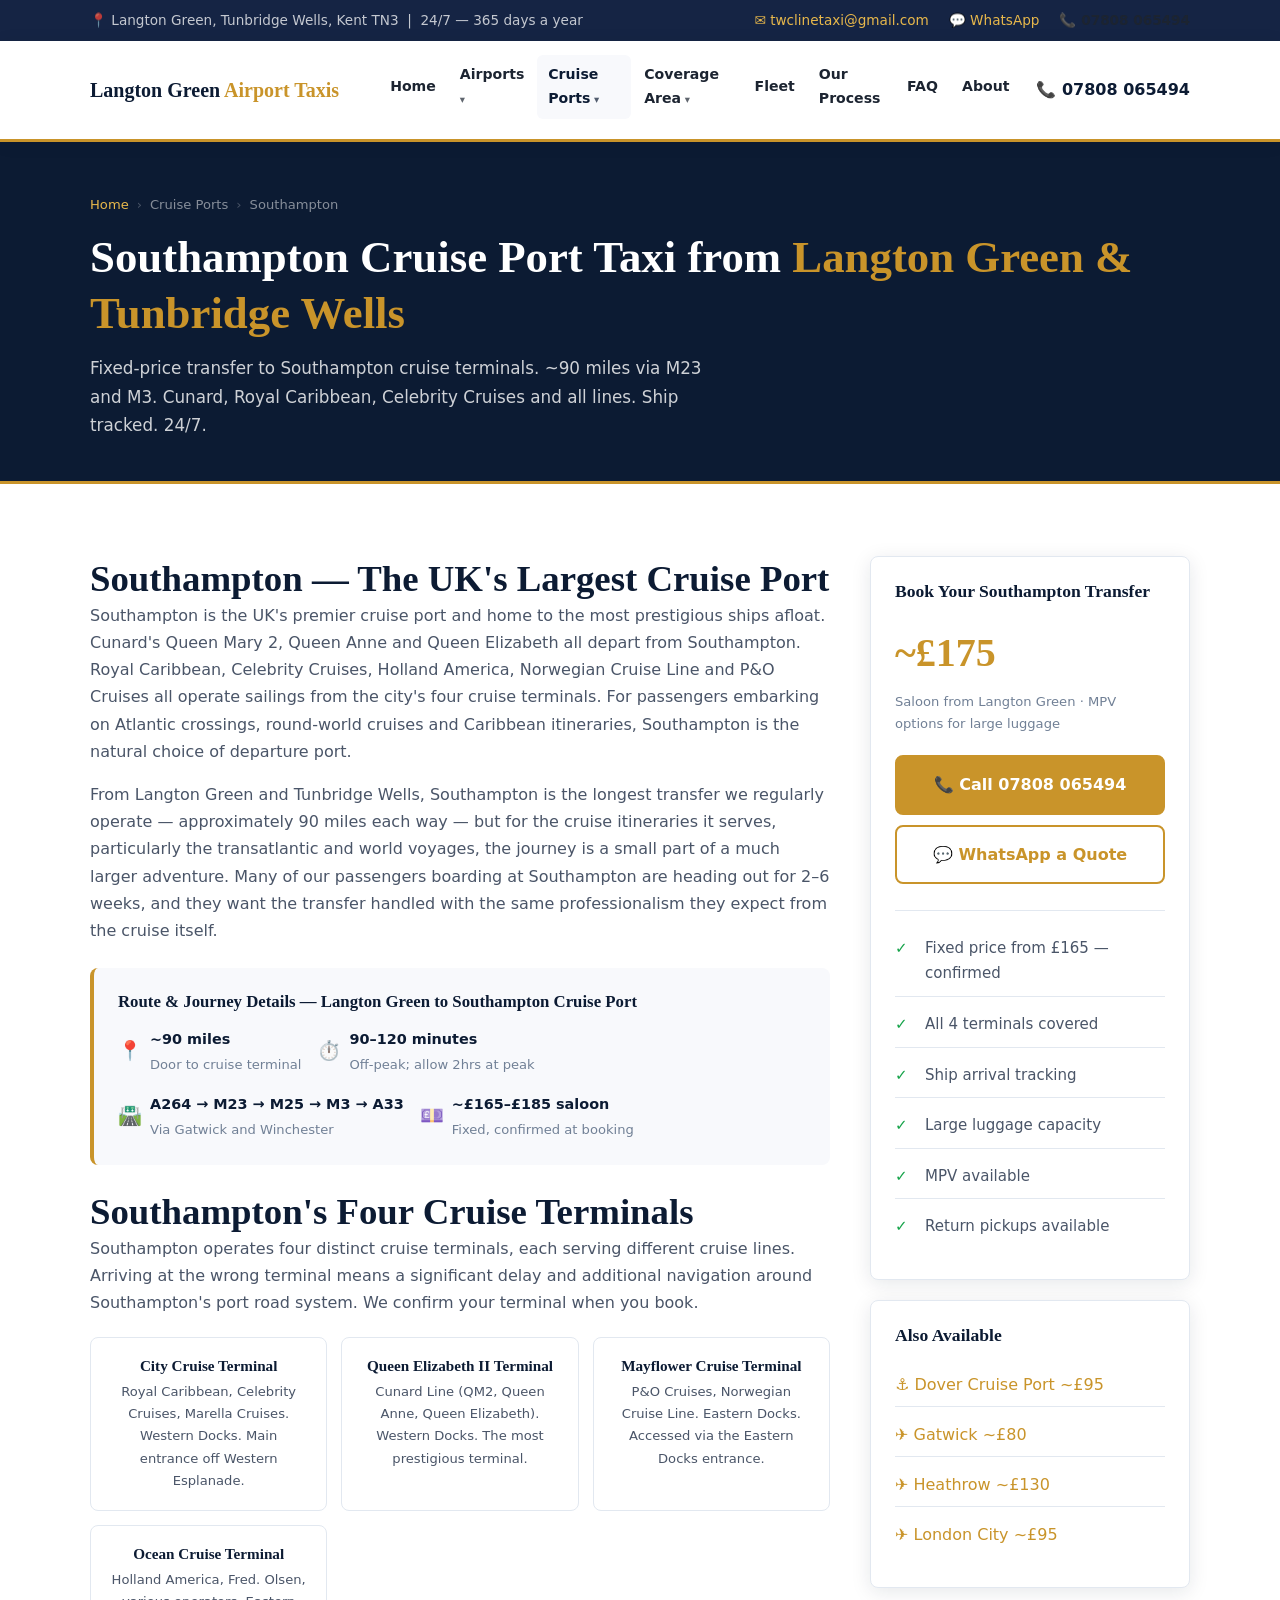
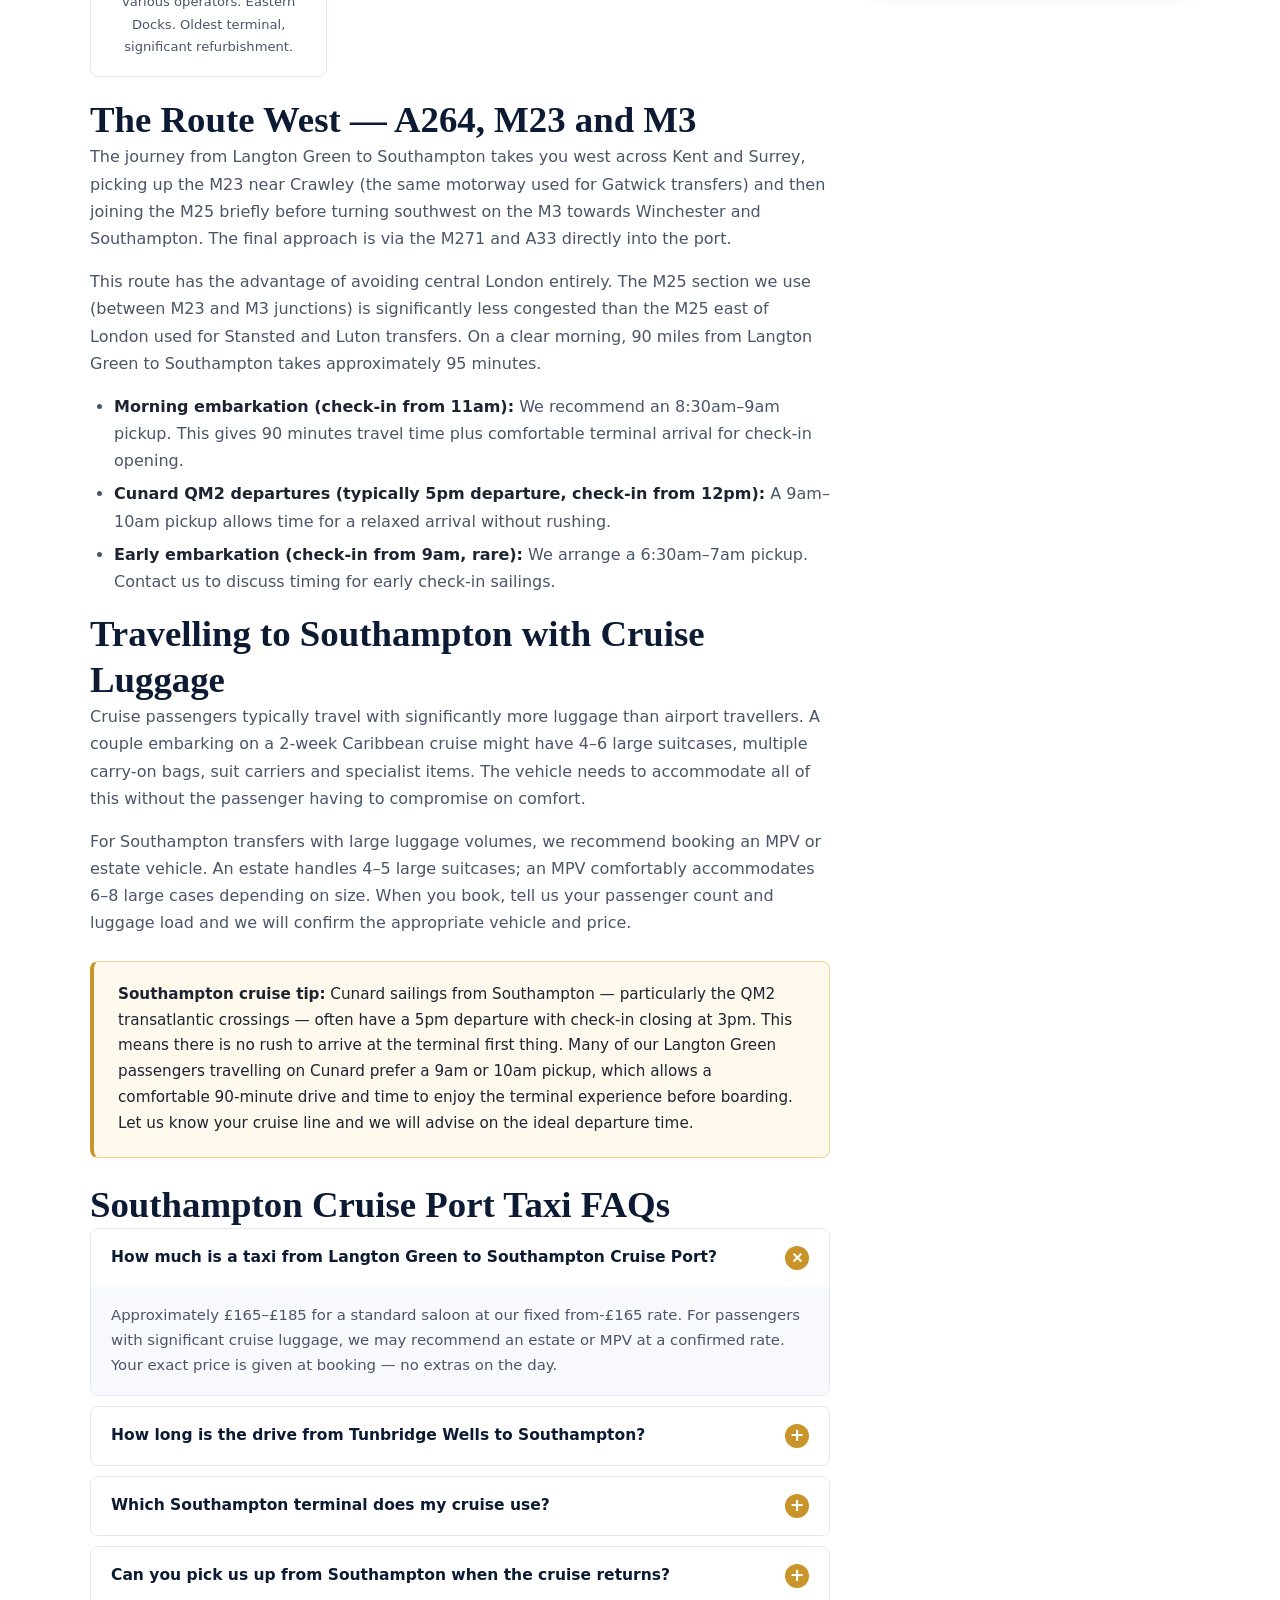
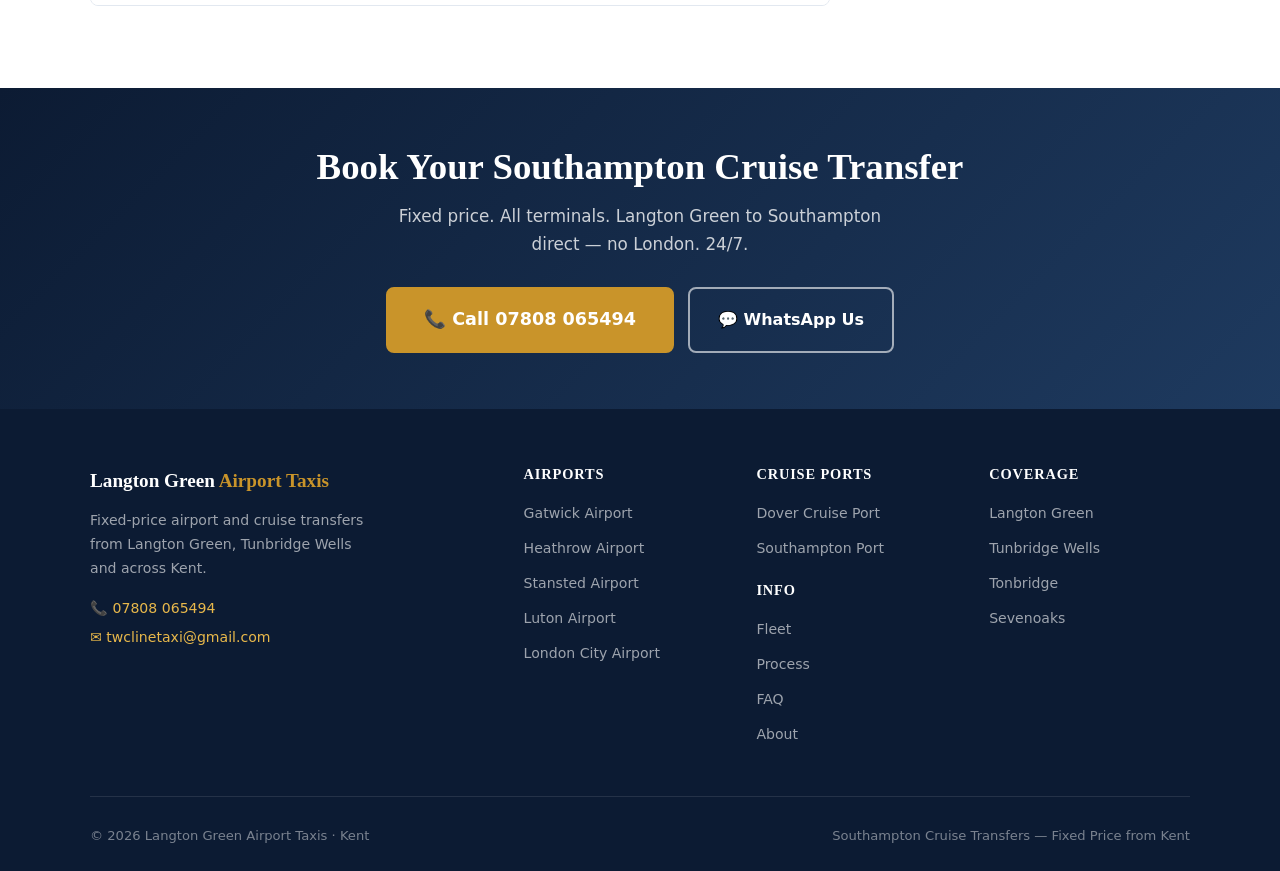
<file: southampton.html>
<!DOCTYPE html>
<html lang="en">
<head>
<meta charset="UTF-8">
<meta name="viewport" content="width=device-width, initial-scale=1.0">
<title>Southampton Cruise Taxi from Langton Green | Fixed Price</title>
<meta name="description" content="Fixed-price Southampton cruise taxi from Langton Green & Tunbridge Wells. Cunard, Royal Caribbean, P&O. from £165, ship tracking. 24/7. Call 07808 065494.">
<meta property="og:type" content="website">
<meta property="og:title" content="Southampton Cruise Port Taxi from Langton Green — Fixed Price">
<meta property="og:description" content="Fixed price from £165, Langton Green to all 4 Southampton cruise terminals. Ship tracked. MPV for large luggage. 24/7.">
<meta property="og:url" content="https://langtongreenairporttaxis.co.uk/southampton.html">
<meta property="og:site_name" content="Langton Green Airport Taxis">
<meta name="twitter:card" content="summary">
<meta name="twitter:title" content="Southampton Cruise Port Taxi from Langton Green — Fixed Price">
<meta name="twitter:description" content="Fixed price from £165, Langton Green to all 4 Southampton cruise terminals. Ship tracked. MPV for large luggage. 24/7.">
<link rel="canonical" href="https://langtongreenairporttaxis.co.uk/southampton.html">
<link rel="stylesheet" href="style.css">
<script type="application/ld+json">
{
  "@context": "https://schema.org",
  "@type": "TaxiService",
  "name": "Langton Green Airport Taxis",
  "url": "https://langtongreenairporttaxis.co.uk/",
  "telephone": "+447808065494",
  "email": "twclinetaxi@gmail.com",
  "description": "Fixed-price airport and cruise port transfers from Langton Green and Tunbridge Wells, Kent.",
  "areaServed": ["Langton Green", "Tunbridge Wells", "Tonbridge", "Sevenoaks", "Edenbridge", "Penshurst", "Speldhurst", "Groombridge", "Rusthall", "Crowborough", "Uckfield", "East Grinstead", "Forest Row"],
  "openingHours": "Mo-Su 00:00-23:59",
  "priceRange": "From £60"
}
</script>
</head>
<body>
<div class="topbar"><div class="container topbar-inner"><span>📍 Langton Green, Tunbridge Wells, Kent TN3 &nbsp;|&nbsp; 24/7 — 365 days a year</span><div class="topbar-right"><a href="mailto:twclinetaxi@gmail.com">✉ twclinetaxi@gmail.com</a><a href="https://wa.me/447808065494">💬 WhatsApp</a><a href="tel:+447808065494"><strong>📞 07808 065494</strong></a></div></div></div>
<nav><div class="nav-inner"><a href="/" class="logo">Langton Green <span>Airport Taxis</span></a><ul class="nav-links" id="navLinks"><li><a href="/">Home</a></li><li class="has-dropdown"><a href="#">Airports</a><div class="dropdown"><a href="gatwick.html">✈️ Gatwick Airport</a><a href="heathrow.html">✈️ Heathrow Airport</a><a href="stansted.html">✈️ Stansted Airport</a><a href="luton.html">✈️ Luton Airport</a><a href="london-city.html">✈️ London City Airport</a></div></li><li class="has-dropdown"><a href="#" class="active">Cruise Ports</a><div class="dropdown"><a href="dover.html">⚓ Dover Cruise Port</a><a href="southampton.html">🚢 Southampton Cruise Port</a></div></li><li class="has-dropdown"><a href="#">Coverage Area</a><div class="dropdown"><a href="tonbridge.html">📍 Tonbridge</a><a href="sevenoaks.html">📍 Sevenoaks</a></div></li><li><a href="fleet.html">Fleet</a></li><li><a href="process.html">Our Process</a></li><li><a href="faq.html">FAQ</a></li><li><a href="about.html">About</a></li></ul><div class="nav-cta"><a href="tel:+447808065494" class="nav-phone-link">📞 07808 065494</a><button class="hamburger" id="menuBtn" aria-label="Menu"><span></span><span></span><span></span></button></div></div></nav>

<section class="page-hero">
  <div class="container">
    <div class="breadcrumb"><a href="/">Home</a> <span>›</span> Cruise Ports <span>›</span> Southampton</div>
    <h1>Southampton Cruise Port Taxi from <em>Langton Green & Tunbridge Wells</em></h1>
    <p>Fixed-price transfer to Southampton cruise terminals. ~90 miles via M23 and M3. Cunard, Royal Caribbean, Celebrity Cruises and all lines. Ship tracked. 24/7.</p>
  </div>
</section>

<section class="section">
  <div class="container">
    <div class="content-layout">
      <div>
        <h2>Southampton — The UK's Largest Cruise Port</h2>
        <p>Southampton is the UK's premier cruise port and home to the most prestigious ships afloat. Cunard's Queen Mary 2, Queen Anne and Queen Elizabeth all depart from Southampton. Royal Caribbean, Celebrity Cruises, Holland America, Norwegian Cruise Line and P&O Cruises all operate sailings from the city's four cruise terminals. For passengers embarking on Atlantic crossings, round-world cruises and Caribbean itineraries, Southampton is the natural choice of departure port.</p>
        <p>From Langton Green and Tunbridge Wells, Southampton is the longest transfer we regularly operate — approximately 90 miles each way — but for the cruise itineraries it serves, particularly the transatlantic and world voyages, the journey is a small part of a much larger adventure. Many of our passengers boarding at Southampton are heading out for 2–6 weeks, and they want the transfer handled with the same professionalism they expect from the cruise itself.</p>

        <div class="route-box">
          <h4>Route & Journey Details — Langton Green to Southampton Cruise Port</h4>
          <div class="route-stats">
            <div class="r-stat"><span class="icon">📍</span><div><strong>~90 miles</strong><span>Door to cruise terminal</span></div></div>
            <div class="r-stat"><span class="icon">⏱️</span><div><strong>90–120 minutes</strong><span>Off-peak; allow 2hrs at peak</span></div></div>
            <div class="r-stat"><span class="icon">🛣️</span><div><strong>A264 → M23 → M25 → M3 → A33</strong><span>Via Gatwick and Winchester</span></div></div>
            <div class="r-stat"><span class="icon">💷</span><div><strong>~£165–£185 saloon</strong><span>Fixed, confirmed at booking</span></div></div>
          </div>
        </div>

        <h2>Southampton's Four Cruise Terminals</h2>
        <p>Southampton operates four distinct cruise terminals, each serving different cruise lines. Arriving at the wrong terminal means a significant delay and additional navigation around Southampton's port road system. We confirm your terminal when you book.</p>

        <div class="terminal-grid">
          <div class="terminal-card">
            <h4>City Cruise Terminal</h4>
            <p>Royal Caribbean, Celebrity Cruises, Marella Cruises. Western Docks. Main entrance off Western Esplanade.</p>
          </div>
          <div class="terminal-card">
            <h4>Queen Elizabeth II Terminal</h4>
            <p>Cunard Line (QM2, Queen Anne, Queen Elizabeth). Western Docks. The most prestigious terminal.</p>
          </div>
          <div class="terminal-card">
            <h4>Mayflower Cruise Terminal</h4>
            <p>P&O Cruises, Norwegian Cruise Line. Eastern Docks. Accessed via the Eastern Docks entrance.</p>
          </div>
          <div class="terminal-card">
            <h4>Ocean Cruise Terminal</h4>
            <p>Holland America, Fred. Olsen, various operators. Eastern Docks. Oldest terminal, significant refurbishment.</p>
          </div>
        </div>

        <h2>The Route West — A264, M23 and M3</h2>
        <p>The journey from Langton Green to Southampton takes you west across Kent and Surrey, picking up the M23 near Crawley (the same motorway used for Gatwick transfers) and then joining the M25 briefly before turning southwest on the M3 towards Winchester and Southampton. The final approach is via the M271 and A33 directly into the port.</p>
        <p>This route has the advantage of avoiding central London entirely. The M25 section we use (between M23 and M3 junctions) is significantly less congested than the M25 east of London used for Stansted and Luton transfers. On a clear morning, 90 miles from Langton Green to Southampton takes approximately 95 minutes.</p>
        <ul style="margin:16px 0;">
          <li><strong>Morning embarkation (check-in from 11am):</strong> We recommend an 8:30am–9am pickup. This gives 90 minutes travel time plus comfortable terminal arrival for check-in opening.</li>
          <li><strong>Cunard QM2 departures (typically 5pm departure, check-in from 12pm):</strong> A 9am–10am pickup allows time for a relaxed arrival without rushing.</li>
          <li><strong>Early embarkation (check-in from 9am, rare):</strong> We arrange a 6:30am–7am pickup. Contact us to discuss timing for early check-in sailings.</li>
        </ul>

        <h2>Travelling to Southampton with Cruise Luggage</h2>
        <p>Cruise passengers typically travel with significantly more luggage than airport travellers. A couple embarking on a 2-week Caribbean cruise might have 4–6 large suitcases, multiple carry-on bags, suit carriers and specialist items. The vehicle needs to accommodate all of this without the passenger having to compromise on comfort.</p>
        <p>For Southampton transfers with large luggage volumes, we recommend booking an MPV or estate vehicle. An estate handles 4–5 large suitcases; an MPV comfortably accommodates 6–8 large cases depending on size. When you book, tell us your passenger count and luggage load and we will confirm the appropriate vehicle and price.</p>

        <div class="info-box">
          <p><strong>Southampton cruise tip:</strong> Cunard sailings from Southampton — particularly the QM2 transatlantic crossings — often have a 5pm departure with check-in closing at 3pm. This means there is no rush to arrive at the terminal first thing. Many of our Langton Green passengers travelling on Cunard prefer a 9am or 10am pickup, which allows a comfortable 90-minute drive and time to enjoy the terminal experience before boarding. Let us know your cruise line and we will advise on the ideal departure time.</p>
        </div>

        <h2>Southampton Cruise Port Taxi FAQs</h2>
        <div class="faq-item open">
          <div class="faq-q" onclick="toggleFaq(this)">How much is a taxi from Langton Green to Southampton Cruise Port?<span class="faq-toggle">+</span></div>
          <div class="faq-a"><p>Approximately £165–£185 for a standard saloon at our fixed from-£165 rate. For passengers with significant cruise luggage, we may recommend an estate or MPV at a confirmed rate. Your exact price is given at booking — no extras on the day.</p></div>
        </div>
        <div class="faq-item">
          <div class="faq-q" onclick="toggleFaq(this)">How long is the drive from Tunbridge Wells to Southampton?<span class="faq-toggle">+</span></div>
          <div class="faq-a"><p>90–120 minutes depending on traffic via the A264, M23 and M3. The route avoids London entirely. Off-peak morning drives (before 7am) typically take 90–95 minutes. We confirm your recommended pickup time when you book based on your sailing details.</p></div>
        </div>
        <div class="faq-item">
          <div class="faq-q" onclick="toggleFaq(this)">Which Southampton terminal does my cruise use?<span class="faq-toggle">+</span></div>
          <div class="faq-a"><p>Cunard uses the QEII Terminal, Royal Caribbean and Celebrity use the City Cruise Terminal, P&O uses Mayflower. We confirm your terminal when you give us your cruise line and ship name. The terminals are at different ends of the port — arriving at the correct one matters.</p></div>
        </div>
        <div class="faq-item">
          <div class="faq-q" onclick="toggleFaq(this)">Can you pick us up from Southampton when the cruise returns?<span class="faq-toggle">+</span></div>
          <div class="faq-a"><p>Yes. We track your ship's arrival and work with you on your disembarkation timing. Return Southampton transfers are available 24/7. Many ships return to Southampton early morning (6am–8am arrival). Your driver will be at the terminal when you clear customs.</p></div>
        </div>
      </div>
      <div>
        <div class="sidebar-card">
          <h3>Book Your Southampton Transfer</h3>
          <div class="price-display">~£175</div>
          <div class="price-note">Saloon from Langton Green · MPV options for large luggage</div>
          <a href="tel:+447808065494" class="btn btn-gold">📞 Call 07808 065494</a>
          <a href="https://wa.me/447808065494?text=Hi, I need a Southampton cruise port transfer from Langton Green" class="btn btn-outline-gold">💬 WhatsApp a Quote</a>
          <hr class="sidebar-divider">
          <ul class="check-list"><li>Fixed price from £165 — confirmed</li><li>All 4 terminals covered</li><li>Ship arrival tracking</li><li>Large luggage capacity</li><li>MPV available</li><li>Return pickups available</li></ul>
        </div>
        <div class="sidebar-card" style="margin-top:20px;"><h3>Also Available</h3><ul style="list-style:none; padding:0;"><li style="padding:8px 0; border-bottom:1px solid var(--border);"><a href="dover.html">⚓ Dover Cruise Port ~£95</a></li><li style="padding:8px 0; border-bottom:1px solid var(--border);"><a href="gatwick.html">✈️ Gatwick ~£80</a></li><li style="padding:8px 0; border-bottom:1px solid var(--border);"><a href="heathrow.html">✈️ Heathrow ~£130</a></li><li style="padding:8px 0;"><a href="london-city.html">✈️ London City ~£95</a></li></ul></div>
      </div>
    </div>
  </div>
</section>
<section class="cta-strip"><div class="container"><h2>Book Your Southampton Cruise Transfer</h2><p>Fixed price. All terminals. Langton Green to Southampton direct — no London. 24/7.</p><div class="btn-ctas"><a href="tel:+447808065494" class="btn btn-gold btn-lg">📞 Call 07808 065494</a><a href="https://wa.me/447808065494" class="btn btn-outline-white">💬 WhatsApp Us</a></div></div></section>
<footer><div class="container"><div class="footer-grid"><div class="footer-brand"><span class="footer-logo-txt">Langton Green <span>Airport Taxis</span></span><p>Fixed-price airport and cruise transfers from Langton Green, Tunbridge Wells and across Kent.</p><div class="footer-contact"><a href="tel:+447808065494">📞 07808 065494</a><a href="mailto:twclinetaxi@gmail.com">✉ twclinetaxi@gmail.com</a></div></div><div><h4>Airports</h4><ul><li><a href="gatwick.html">Gatwick Airport</a></li><li><a href="heathrow.html">Heathrow Airport</a></li><li><a href="stansted.html">Stansted Airport</a></li><li><a href="luton.html">Luton Airport</a></li><li><a href="london-city.html">London City Airport</a></li></ul></div><div><h4>Cruise Ports</h4><ul><li><a href="dover.html">Dover Cruise Port</a></li><li><a href="southampton.html">Southampton Port</a></li></ul><h4 style="margin-top:20px;">Info</h4><ul><li><a href="fleet.html">Fleet</a></li><li><a href="process.html">Process</a></li><li><a href="faq.html">FAQ</a></li><li><a href="about.html">About</a></li></ul></div><div><h4>Coverage</h4><ul><li><a href="/">Langton Green</a></li><li><a href="/">Tunbridge Wells</a></li><li><a href="tonbridge.html">Tonbridge</a></li><li><a href="sevenoaks.html">Sevenoaks</a></li></ul></div></div><div class="footer-bottom"><span>© 2026 Langton Green Airport Taxis · Kent</span><span>Southampton Cruise Transfers — Fixed Price from Kent</span></div></div></footer>
<script>const menuBtn=document.getElementById('menuBtn');const navLinks=document.getElementById('navLinks');menuBtn.addEventListener('click',()=>navLinks.classList.toggle('open'));function toggleFaq(el){const item=el.parentElement;const isOpen=item.classList.contains('open');document.querySelectorAll('.faq-item').forEach(i=>i.classList.remove('open'));if(!isOpen)item.classList.add('open');}</script>
</body>
</html>
</file>
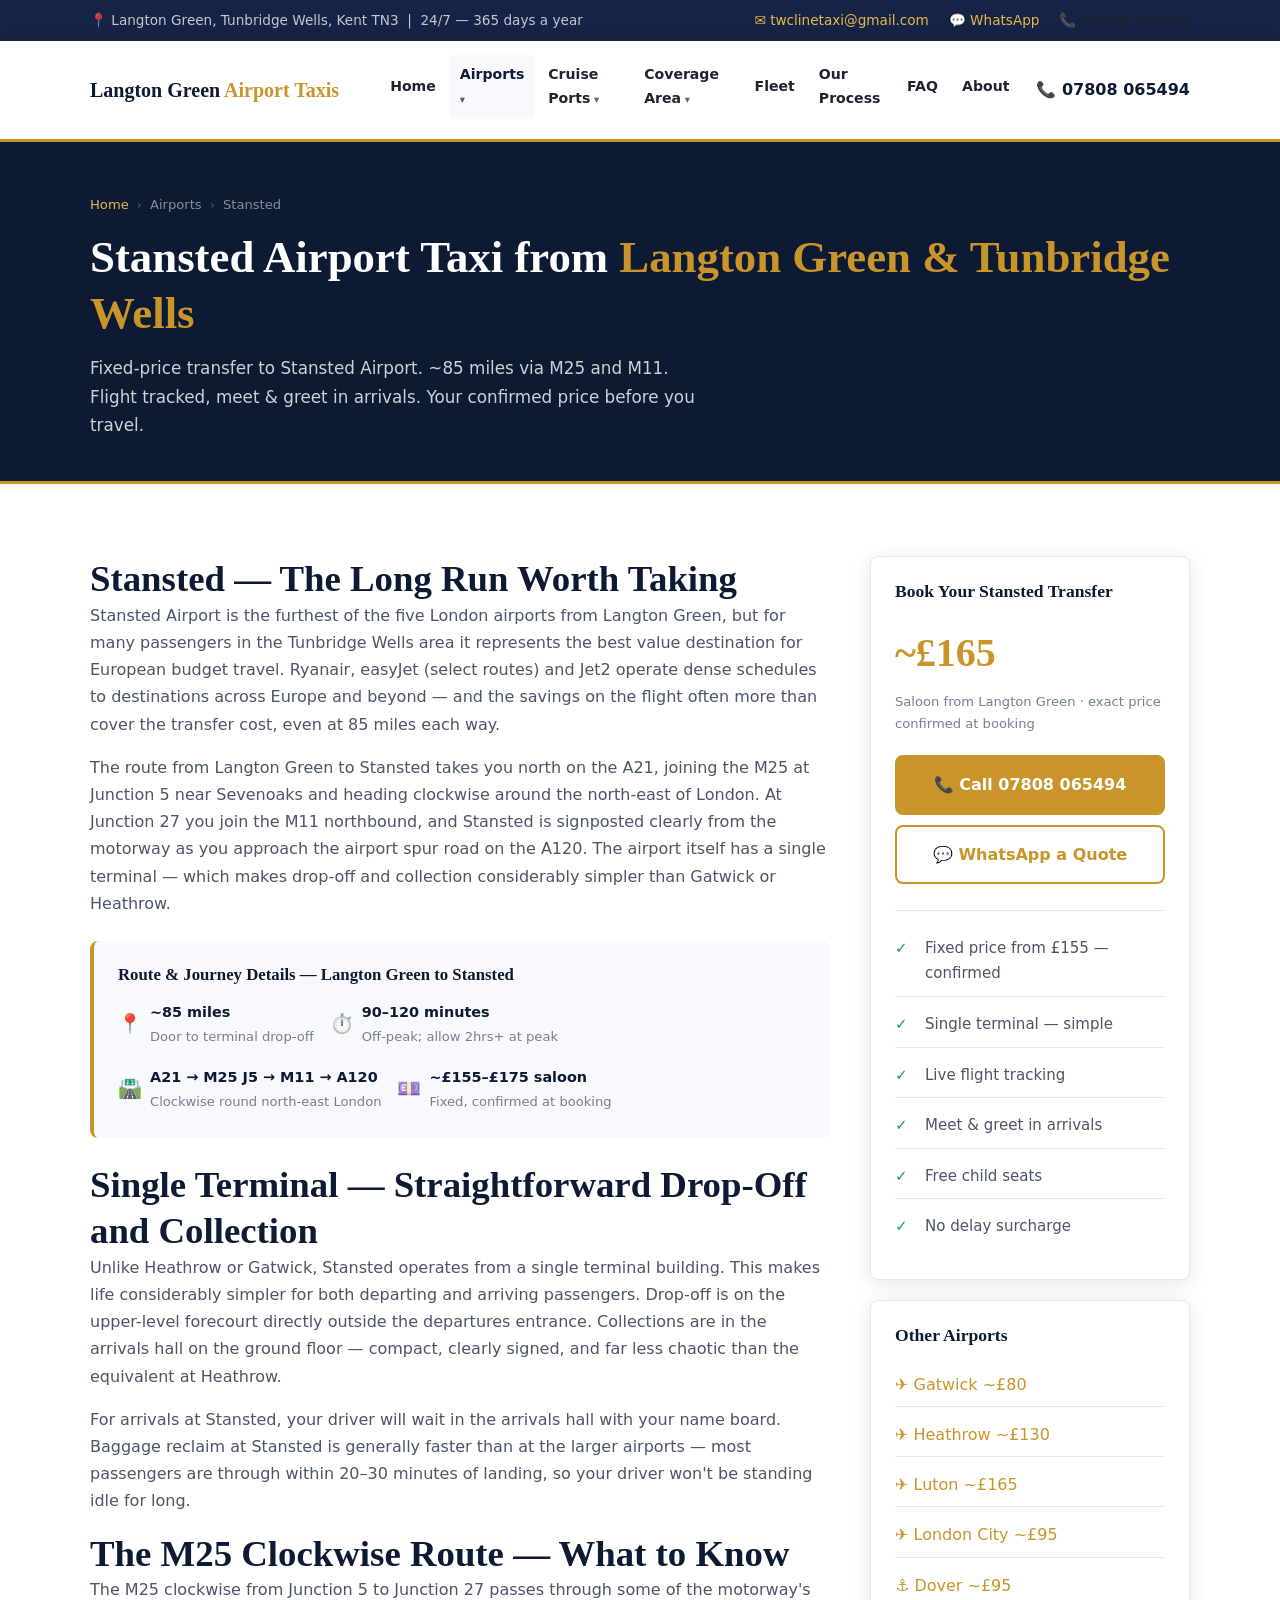
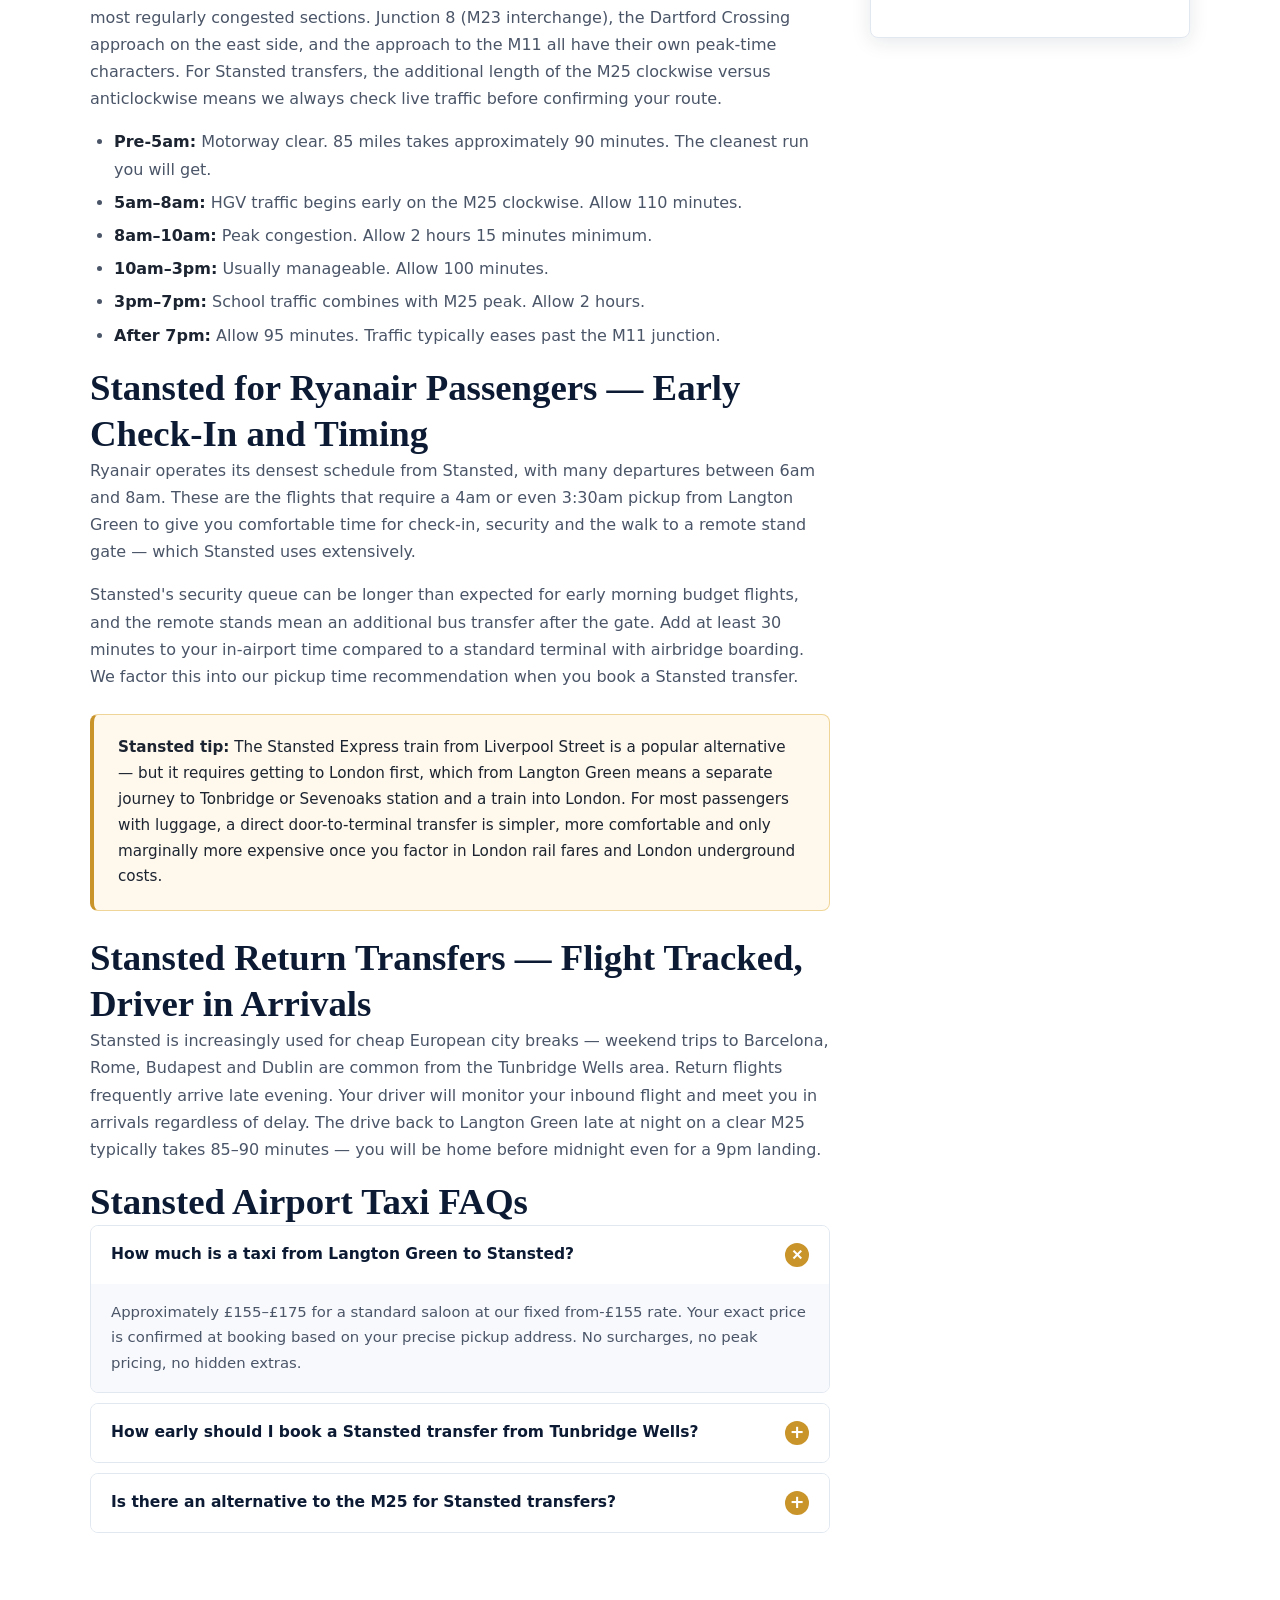
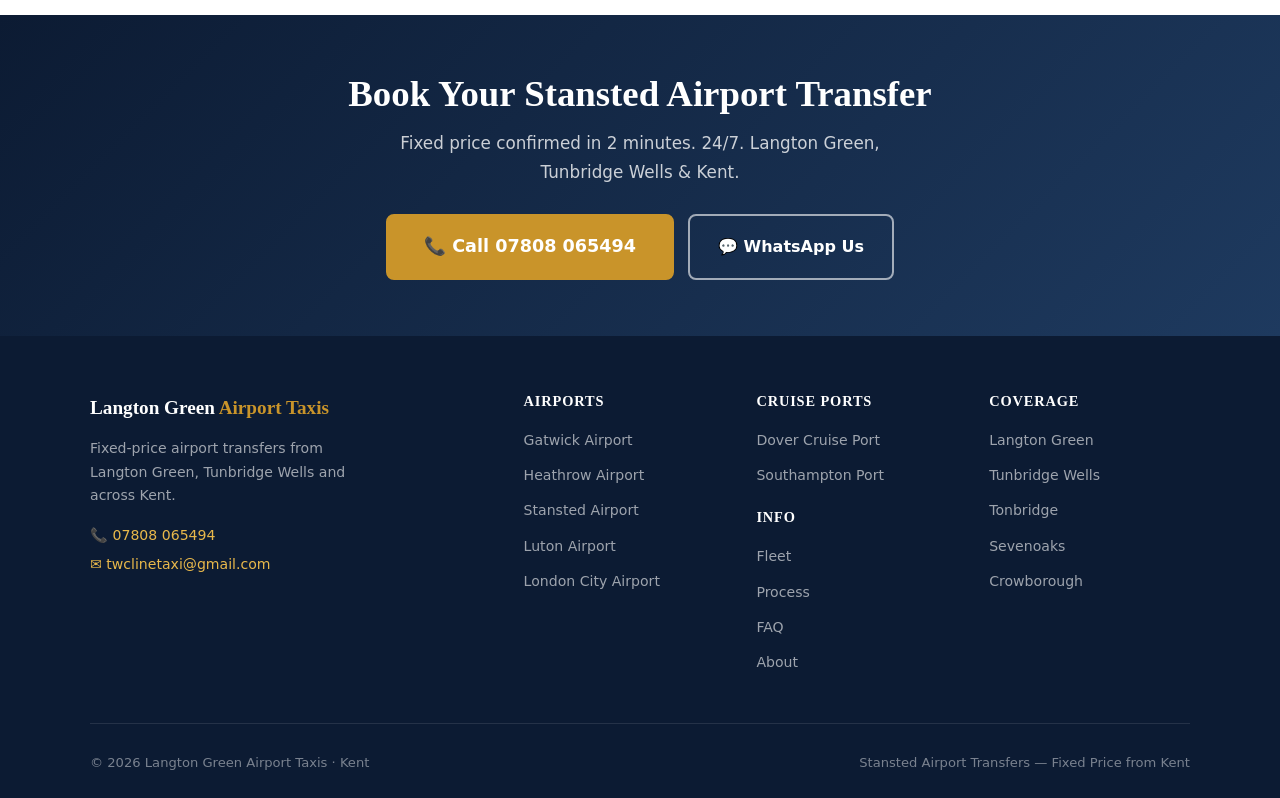
<file: stansted.html>
<!DOCTYPE html>
<html lang="en">
<head>
<meta charset="UTF-8">
<meta name="viewport" content="width=device-width, initial-scale=1.0">
<title>Stansted Airport Taxi from Langton Green | Fixed Price</title>
<meta name="description" content="Fixed-price Stansted taxi from Langton Green & Tunbridge Wells. from £155, live flight tracking, meet & greet, 24/7. Call 07808 065494.">
<meta property="og:type" content="website">
<meta property="og:title" content="Stansted Airport Taxi from Langton Green — Fixed Price">
<meta property="og:description" content="Fixed price from £155, door-to-terminal, Langton Green to Stansted. Flight tracked. 24/7 from Kent.">
<meta property="og:url" content="https://langtongreenairporttaxis.co.uk/stansted.html">
<meta property="og:site_name" content="Langton Green Airport Taxis">
<meta name="twitter:card" content="summary">
<meta name="twitter:title" content="Stansted Airport Taxi from Langton Green — Fixed Price">
<meta name="twitter:description" content="Fixed price from £155, door-to-terminal, Langton Green to Stansted. Flight tracked. 24/7 from Kent.">
<link rel="canonical" href="https://langtongreenairporttaxis.co.uk/stansted.html">
<link rel="stylesheet" href="style.css">
<script type="application/ld+json">{"@context":"https://schema.org","@type":"FAQPage","mainEntity":[{"@type":"Question","name":"How much is a taxi from Langton Green to Stansted Airport?","acceptedAnswer":{"@type":"Answer","text":"A taxi from Langton Green to Stansted Airport costs approximately £155–£175 for a standard saloon at our fixed from-£155 rate. The journey is roughly 85 miles via the M25 and M11. Your exact price is confirmed at booking — no surprises."}},{"@type":"Question","name":"How long does it take to drive from Tunbridge Wells to Stansted?","acceptedAnswer":{"@type":"Answer","text":"The drive from Tunbridge Wells to Stansted takes 90–120 minutes depending on traffic. The M25 between Junction 5 and Junction 27 (M11 turnoff) and the A120 approach to the airport are the most variable sections. We recommend allowing at least 2 hours for morning departures."}}]}</script>
</head>
<body>
<div class="topbar"><div class="container topbar-inner"><span>📍 Langton Green, Tunbridge Wells, Kent TN3 &nbsp;|&nbsp; 24/7 — 365 days a year</span><div class="topbar-right"><a href="mailto:twclinetaxi@gmail.com">✉ twclinetaxi@gmail.com</a><a href="https://wa.me/447808065494">💬 WhatsApp</a><a href="tel:+447808065494"><strong>📞 07808 065494</strong></a></div></div></div>
<nav><div class="nav-inner"><a href="/" class="logo">Langton Green <span>Airport Taxis</span></a><ul class="nav-links" id="navLinks"><li><a href="/">Home</a></li><li class="has-dropdown"><a href="#" class="active">Airports</a><div class="dropdown"><a href="gatwick.html">✈️ Gatwick Airport</a><a href="heathrow.html">✈️ Heathrow Airport</a><a href="stansted.html">✈️ Stansted Airport</a><a href="luton.html">✈️ Luton Airport</a><a href="london-city.html">✈️ London City Airport</a></div></li><li class="has-dropdown"><a href="#">Cruise Ports</a><div class="dropdown"><a href="dover.html">⚓ Dover Cruise Port</a><a href="southampton.html">🚢 Southampton Cruise Port</a></div></li><li class="has-dropdown"><a href="#">Coverage Area</a><div class="dropdown"><a href="tonbridge.html">📍 Tonbridge</a><a href="sevenoaks.html">📍 Sevenoaks</a></div></li><li><a href="fleet.html">Fleet</a></li><li><a href="process.html">Our Process</a></li><li><a href="faq.html">FAQ</a></li><li><a href="about.html">About</a></li></ul><div class="nav-cta"><a href="tel:+447808065494" class="nav-phone-link">📞 07808 065494</a><button class="hamburger" id="menuBtn" aria-label="Menu"><span></span><span></span><span></span></button></div></div></nav>

<section class="page-hero">
  <div class="container">
    <div class="breadcrumb"><a href="/">Home</a> <span>›</span> Airports <span>›</span> Stansted</div>
    <h1>Stansted Airport Taxi from <em>Langton Green & Tunbridge Wells</em></h1>
    <p>Fixed-price transfer to Stansted Airport. ~85 miles via M25 and M11. Flight tracked, meet & greet in arrivals. Your confirmed price before you travel.</p>
  </div>
</section>

<section class="section">
  <div class="container">
    <div class="content-layout">
      <div>
        <h2>Stansted — The Long Run Worth Taking</h2>
        <p>Stansted Airport is the furthest of the five London airports from Langton Green, but for many passengers in the Tunbridge Wells area it represents the best value destination for European budget travel. Ryanair, easyJet (select routes) and Jet2 operate dense schedules to destinations across Europe and beyond — and the savings on the flight often more than cover the transfer cost, even at 85 miles each way.</p>
        <p>The route from Langton Green to Stansted takes you north on the A21, joining the M25 at Junction 5 near Sevenoaks and heading clockwise around the north-east of London. At Junction 27 you join the M11 northbound, and Stansted is signposted clearly from the motorway as you approach the airport spur road on the A120. The airport itself has a single terminal — which makes drop-off and collection considerably simpler than Gatwick or Heathrow.</p>

        <div class="route-box">
          <h4>Route & Journey Details — Langton Green to Stansted</h4>
          <div class="route-stats">
            <div class="r-stat"><span class="icon">📍</span><div><strong>~85 miles</strong><span>Door to terminal drop-off</span></div></div>
            <div class="r-stat"><span class="icon">⏱️</span><div><strong>90–120 minutes</strong><span>Off-peak; allow 2hrs+ at peak</span></div></div>
            <div class="r-stat"><span class="icon">🛣️</span><div><strong>A21 → M25 J5 → M11 → A120</strong><span>Clockwise round north-east London</span></div></div>
            <div class="r-stat"><span class="icon">💷</span><div><strong>~£155–£175 saloon</strong><span>Fixed, confirmed at booking</span></div></div>
          </div>
        </div>

        <h2>Single Terminal — Straightforward Drop-Off and Collection</h2>
        <p>Unlike Heathrow or Gatwick, Stansted operates from a single terminal building. This makes life considerably simpler for both departing and arriving passengers. Drop-off is on the upper-level forecourt directly outside the departures entrance. Collections are in the arrivals hall on the ground floor — compact, clearly signed, and far less chaotic than the equivalent at Heathrow.</p>
        <p>For arrivals at Stansted, your driver will wait in the arrivals hall with your name board. Baggage reclaim at Stansted is generally faster than at the larger airports — most passengers are through within 20–30 minutes of landing, so your driver won't be standing idle for long.</p>

        <h2>The M25 Clockwise Route — What to Know</h2>
        <p>The M25 clockwise from Junction 5 to Junction 27 passes through some of the motorway's most regularly congested sections. Junction 8 (M23 interchange), the Dartford Crossing approach on the east side, and the approach to the M11 all have their own peak-time characters. For Stansted transfers, the additional length of the M25 clockwise versus anticlockwise means we always check live traffic before confirming your route.</p>
        <ul style="margin:16px 0;">
          <li><strong>Pre-5am:</strong> Motorway clear. 85 miles takes approximately 90 minutes. The cleanest run you will get.</li>
          <li><strong>5am–8am:</strong> HGV traffic begins early on the M25 clockwise. Allow 110 minutes.</li>
          <li><strong>8am–10am:</strong> Peak congestion. Allow 2 hours 15 minutes minimum.</li>
          <li><strong>10am–3pm:</strong> Usually manageable. Allow 100 minutes.</li>
          <li><strong>3pm–7pm:</strong> School traffic combines with M25 peak. Allow 2 hours.</li>
          <li><strong>After 7pm:</strong> Allow 95 minutes. Traffic typically eases past the M11 junction.</li>
        </ul>

        <h2>Stansted for Ryanair Passengers — Early Check-In and Timing</h2>
        <p>Ryanair operates its densest schedule from Stansted, with many departures between 6am and 8am. These are the flights that require a 4am or even 3:30am pickup from Langton Green to give you comfortable time for check-in, security and the walk to a remote stand gate — which Stansted uses extensively.</p>
        <p>Stansted's security queue can be longer than expected for early morning budget flights, and the remote stands mean an additional bus transfer after the gate. Add at least 30 minutes to your in-airport time compared to a standard terminal with airbridge boarding. We factor this into our pickup time recommendation when you book a Stansted transfer.</p>

        <div class="info-box">
          <p><strong>Stansted tip:</strong> The Stansted Express train from Liverpool Street is a popular alternative — but it requires getting to London first, which from Langton Green means a separate journey to Tonbridge or Sevenoaks station and a train into London. For most passengers with luggage, a direct door-to-terminal transfer is simpler, more comfortable and only marginally more expensive once you factor in London rail fares and London underground costs.</p>
        </div>

        <h2>Stansted Return Transfers — Flight Tracked, Driver in Arrivals</h2>
        <p>Stansted is increasingly used for cheap European city breaks — weekend trips to Barcelona, Rome, Budapest and Dublin are common from the Tunbridge Wells area. Return flights frequently arrive late evening. Your driver will monitor your inbound flight and meet you in arrivals regardless of delay. The drive back to Langton Green late at night on a clear M25 typically takes 85–90 minutes — you will be home before midnight even for a 9pm landing.</p>

        <h2>Stansted Airport Taxi FAQs</h2>
        <div class="faq-item open">
          <div class="faq-q" onclick="toggleFaq(this)">How much is a taxi from Langton Green to Stansted?<span class="faq-toggle">+</span></div>
          <div class="faq-a"><p>Approximately £155–£175 for a standard saloon at our fixed from-£155 rate. Your exact price is confirmed at booking based on your precise pickup address. No surcharges, no peak pricing, no hidden extras.</p></div>
        </div>
        <div class="faq-item">
          <div class="faq-q" onclick="toggleFaq(this)">How early should I book a Stansted transfer from Tunbridge Wells?<span class="faq-toggle">+</span></div>
          <div class="faq-a"><p>For a 6am Stansted departure, we recommend a 3:30am–3:45am pickup from Langton Green. This gives you 90 minutes of travel time plus buffer for early morning M25 traffic, and allows comfortable time for check-in, security and getting to a remote gate. We calculate the exact recommended time when you book.</p></div>
        </div>
        <div class="faq-item">
          <div class="faq-q" onclick="toggleFaq(this)">Is there an alternative to the M25 for Stansted transfers?<span class="faq-toggle">+</span></div>
          <div class="faq-a"><p>Not a practical one for the full journey. We monitor live traffic and if the M25 clockwise is badly delayed, we assess alternatives, but for Stansted the M25/M11 combination is the only realistic motorway route. We build sufficient buffer into your pickup time to absorb moderate delays.</p></div>
        </div>
      </div>
      <div>
        <div class="sidebar-card">
          <h3>Book Your Stansted Transfer</h3>
          <div class="price-display">~£165</div>
          <div class="price-note">Saloon from Langton Green · exact price confirmed at booking</div>
          <a href="tel:+447808065494" class="btn btn-gold">📞 Call 07808 065494</a>
          <a href="https://wa.me/447808065494?text=Hi, I need a Stansted airport transfer from Langton Green" class="btn btn-outline-gold">💬 WhatsApp a Quote</a>
          <hr class="sidebar-divider">
          <ul class="check-list"><li>Fixed price from £155 — confirmed</li><li>Single terminal — simple</li><li>Live flight tracking</li><li>Meet & greet in arrivals</li><li>Free child seats</li><li>No delay surcharge</li></ul>
        </div>
        <div class="sidebar-card" style="margin-top:20px;"><h3>Other Airports</h3><ul style="list-style:none; padding:0;"><li style="padding:8px 0; border-bottom:1px solid var(--border);"><a href="gatwick.html">✈️ Gatwick ~£80</a></li><li style="padding:8px 0; border-bottom:1px solid var(--border);"><a href="heathrow.html">✈️ Heathrow ~£130</a></li><li style="padding:8px 0; border-bottom:1px solid var(--border);"><a href="luton.html">✈️ Luton ~£165</a></li><li style="padding:8px 0; border-bottom:1px solid var(--border);"><a href="london-city.html">✈️ London City ~£95</a></li><li style="padding:8px 0;"><a href="dover.html">⚓ Dover ~£95</a></li></ul></div>
      </div>
    </div>
  </div>
</section>

<section class="cta-strip"><div class="container"><h2>Book Your Stansted Airport Transfer</h2><p>Fixed price confirmed in 2 minutes. 24/7. Langton Green, Tunbridge Wells & Kent.</p><div class="btn-ctas"><a href="tel:+447808065494" class="btn btn-gold btn-lg">📞 Call 07808 065494</a><a href="https://wa.me/447808065494" class="btn btn-outline-white">💬 WhatsApp Us</a></div></div></section>

<footer><div class="container"><div class="footer-grid"><div class="footer-brand"><span class="footer-logo-txt">Langton Green <span>Airport Taxis</span></span><p>Fixed-price airport transfers from Langton Green, Tunbridge Wells and across Kent.</p><div class="footer-contact"><a href="tel:+447808065494">📞 07808 065494</a><a href="mailto:twclinetaxi@gmail.com">✉ twclinetaxi@gmail.com</a></div></div><div><h4>Airports</h4><ul><li><a href="gatwick.html">Gatwick Airport</a></li><li><a href="heathrow.html">Heathrow Airport</a></li><li><a href="stansted.html">Stansted Airport</a></li><li><a href="luton.html">Luton Airport</a></li><li><a href="london-city.html">London City Airport</a></li></ul></div><div><h4>Cruise Ports</h4><ul><li><a href="dover.html">Dover Cruise Port</a></li><li><a href="southampton.html">Southampton Port</a></li></ul><h4 style="margin-top:20px;">Info</h4><ul><li><a href="fleet.html">Fleet</a></li><li><a href="process.html">Process</a></li><li><a href="faq.html">FAQ</a></li><li><a href="about.html">About</a></li></ul></div><div><h4>Coverage</h4><ul><li><a href="/">Langton Green</a></li><li><a href="/">Tunbridge Wells</a></li><li><a href="tonbridge.html">Tonbridge</a></li><li><a href="sevenoaks.html">Sevenoaks</a></li><li><a href="/">Crowborough</a></li></ul></div></div><div class="footer-bottom"><span>© 2026 Langton Green Airport Taxis · Kent</span><span>Stansted Airport Transfers — Fixed Price from Kent</span></div></div></footer>
<script>const menuBtn=document.getElementById('menuBtn');const navLinks=document.getElementById('navLinks');menuBtn.addEventListener('click',()=>navLinks.classList.toggle('open'));function toggleFaq(el){const item=el.parentElement;const isOpen=item.classList.contains('open');document.querySelectorAll('.faq-item').forEach(i=>i.classList.remove('open'));if(!isOpen)item.classList.add('open');}</script>
</body>
</html>
</file>
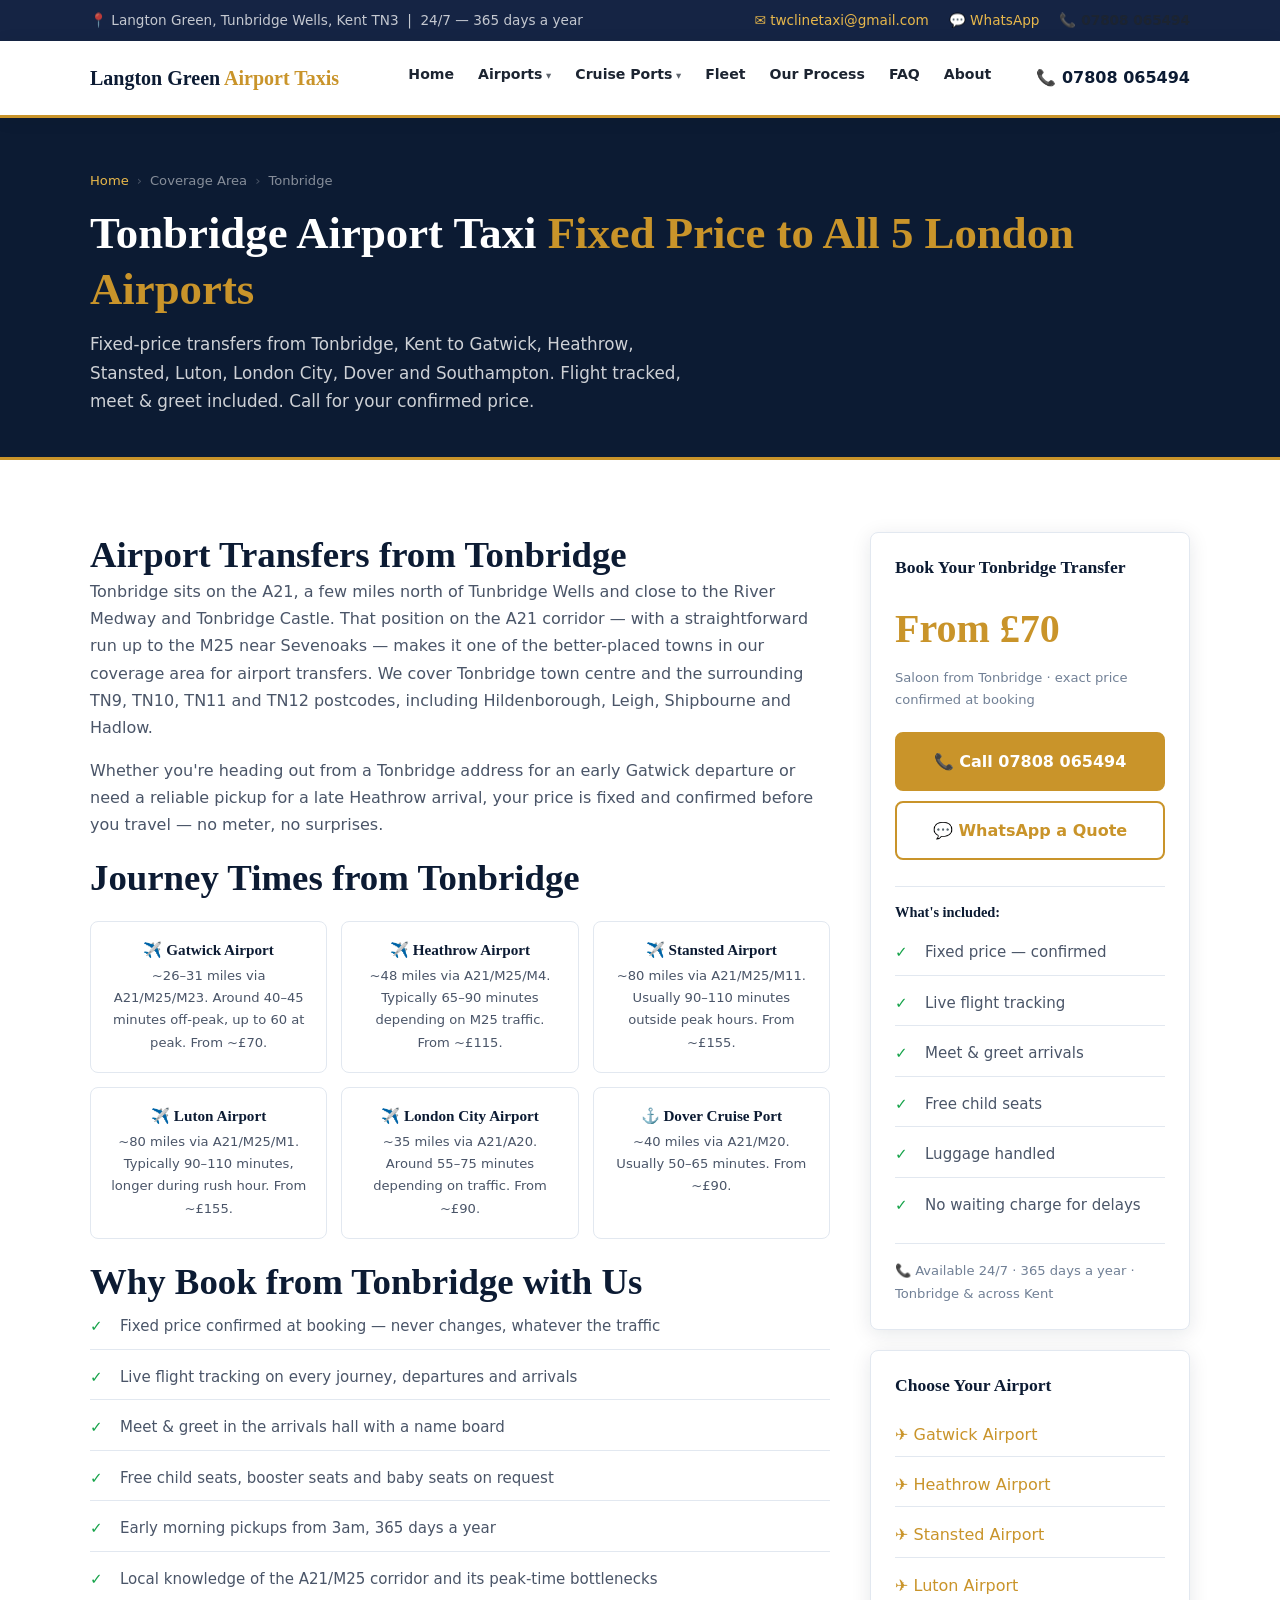
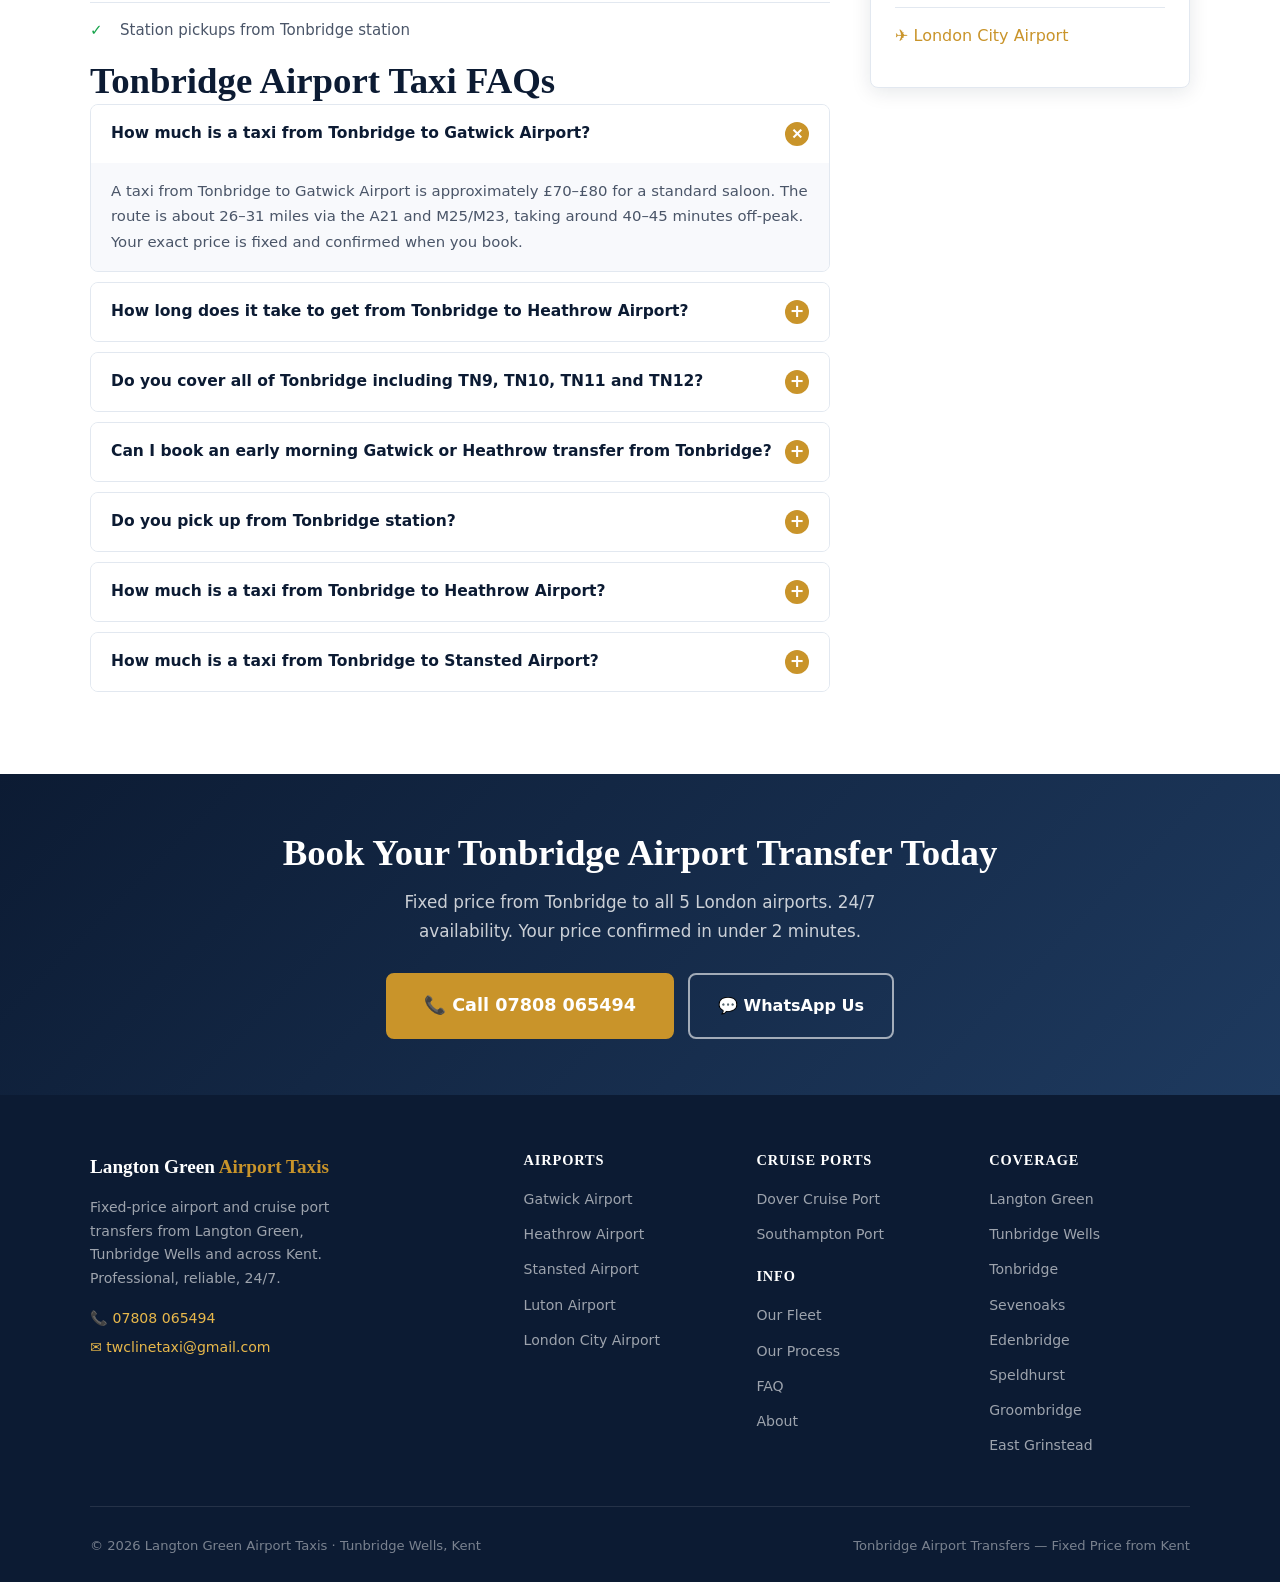
<file: tonbridge.html>
<!DOCTYPE html>
<html lang="en">
<head>
<meta charset="UTF-8">
<meta name="viewport" content="width=device-width, initial-scale=1.0">
<title>Tonbridge Airport Taxi | Fixed-Price Transfers to All 5 London Airports</title>
<meta name="description" content="Fixed-price airport taxi from Tonbridge, Kent. Gatwick, Heathrow, Stansted, Luton, London City, Dover & Southampton. Flight tracked, meet & greet. Call 07808 065494.">
<meta property="og:type" content="website">
<meta property="og:title" content="Tonbridge Airport Taxi — Fixed Price to All 5 London Airports">
<meta property="og:description" content="Fixed-price transfers from Tonbridge, Kent to Gatwick, Heathrow, Stansted, Luton and London City. Flight tracked, meet & greet. 24/7.">
<meta property="og:url" content="https://langtongreenairporttaxis.co.uk/tonbridge.html">
<meta property="og:site_name" content="Langton Green Airport Taxis">
<meta name="twitter:card" content="summary">
<meta name="twitter:title" content="Tonbridge Airport Taxi — Fixed Price to All 5 London Airports">
<meta name="twitter:description" content="Fixed-price transfers from Tonbridge, Kent to Gatwick, Heathrow, Stansted, Luton and London City. Flight tracked, meet & greet. 24/7.">
<link rel="canonical" href="https://langtongreenairporttaxis.co.uk/tonbridge.html">
<link rel="stylesheet" href="style.css">
<script type="application/ld+json">
{
  "@context": "https://schema.org",
  "@type": "TaxiService",
  "name": "Langton Green Airport Taxis — Tonbridge Service",
  "description": "Fixed-price taxi transfers from Tonbridge, Kent to all 5 London airports, Dover and Southampton cruise ports.",
  "url": "https://langtongreenairporttaxis.co.uk/tonbridge.html",
  "telephone": "+447808065494",
  "areaServed": ["Tonbridge", "Langton Green", "Tunbridge Wells", "Sevenoaks", "Edenbridge", "Penshurst", "Speldhurst", "Groombridge", "Rusthall", "Crowborough", "Uckfield", "East Grinstead", "Forest Row"]
}
</script>
<script type="application/ld+json">{"@context": "https://schema.org", "@type": "FAQPage", "mainEntity": [{"@type": "Question", "name": "How much is a taxi from Tonbridge to Gatwick Airport?", "acceptedAnswer": {"@type": "Answer", "text": "A taxi from Tonbridge to Gatwick Airport is approximately \u00a370\u2013\u00a380 for a standard saloon. The route is about 26\u201331 miles via the A21 and M25/M23, taking around 40\u201345 minutes off-peak. Your exact price is fixed and confirmed when you book."}}, {"@type": "Question", "name": "How long does it take to get from Tonbridge to Heathrow Airport?", "acceptedAnswer": {"@type": "Answer", "text": "The drive from Tonbridge to Heathrow Airport typically takes 65\u201390 minutes via the A21 to the M25, then west to the M4 spur. Tonbridge's position on the A21 gives a slightly quicker run onto the M25 than pickups further south in Kent."}}, {"@type": "Question", "name": "Do you cover all of Tonbridge including TN9, TN10, TN11 and TN12?", "acceptedAnswer": {"@type": "Answer", "text": "Yes. We cover Tonbridge town centre and the surrounding TN9, TN10, TN11 and TN12 postcodes, including Hildenborough, Leigh, Shipbourne and Hadlow. Pickups also cover Tonbridge station. Tell us your exact pickup address when you book and your price is fixed and confirmed before you travel. Call or WhatsApp to confirm your exact pickup address."}}, {"@type": "Question", "name": "Can I book an early morning Gatwick or Heathrow transfer from Tonbridge?", "acceptedAnswer": {"@type": "Answer", "text": "Yes. We operate 24/7, 365 days a year, and early departures from Tonbridge are among our most common bookings. A 4am pickup for a Gatwick flight typically means a comfortable arrival with time to spare, since the A21 and M25 are clear at that hour."}}, {"@type": "Question", "name": "Do you pick up from Tonbridge station?", "acceptedAnswer": {"@type": "Answer", "text": "Yes. Station pickups from Tonbridge station are available alongside our airport transfers. Tell us your train time when you book and your price is fixed and confirmed before you travel."}}, {"@type": "Question", "name": "How much is a taxi from Tonbridge to Heathrow Airport?", "acceptedAnswer": {"@type": "Answer", "text": "A taxi from Tonbridge to Heathrow Airport is from around \u00a3115 for a standard saloon. The route is about 48 miles via the A21, M25 and M4, typically 65\u201390 minutes depending on M25 traffic. Your exact price is fixed and confirmed when you book."}}, {"@type": "Question", "name": "How much is a taxi from Tonbridge to Stansted Airport?", "acceptedAnswer": {"@type": "Answer", "text": "A taxi from Tonbridge to Stansted Airport is from around \u00a3155 for a standard saloon. The route is about 80 miles via the A21, M25 and M11, usually 90\u2013110 minutes outside peak hours. Your exact price is fixed and confirmed when you book."}}]}</script>
</head>
<body>

<!-- TOPBAR -->
<div class="topbar">
  <div class="container topbar-inner">
    <span>📍 Langton Green, Tunbridge Wells, Kent TN3 &nbsp;|&nbsp; 24/7 — 365 days a year</span>
    <div class="topbar-right">
      <a href="mailto:twclinetaxi@gmail.com">✉ twclinetaxi@gmail.com</a>
      <a href="https://wa.me/447808065494">💬 WhatsApp</a>
      <a href="tel:+447808065494"><strong>📞 07808 065494</strong></a>
    </div>
  </div>
</div>

<!-- NAV -->
<nav>
  <div class="nav-inner">
    <a href="/" class="logo">Langton Green <span>Airport Taxis</span></a>
    <ul class="nav-links" id="navLinks">
      <li><a href="/">Home</a></li>
      <li class="has-dropdown">
        <a href="#">Airports</a>
        <div class="dropdown">
          <a href="gatwick.html">✈️ Gatwick Airport</a>
          <a href="heathrow.html">✈️ Heathrow Airport</a>
          <a href="stansted.html">✈️ Stansted Airport</a>
          <a href="luton.html">✈️ Luton Airport</a>
          <a href="london-city.html">✈️ London City Airport</a>
        </div>
      </li>
      <li class="has-dropdown">
        <a href="#">Cruise Ports</a>
        <div class="dropdown">
          <a href="dover.html">⚓ Dover Cruise Port</a>
          <a href="southampton.html">🚢 Southampton Cruise Port</a>
        </div>
      </li>
      <li><a href="fleet.html">Fleet</a></li>
      <li><a href="process.html">Our Process</a></li>
      <li><a href="faq.html">FAQ</a></li>
      <li><a href="about.html">About</a></li>
    </ul>
    <div class="nav-cta">
      <a href="tel:+447808065494" class="nav-phone-link">📞 07808 065494</a>
      <button class="hamburger" id="menuBtn" aria-label="Menu"><span></span><span></span><span></span></button>
    </div>
  </div>
</nav>

<!-- PAGE HERO -->
<section class="page-hero">
  <div class="container">
    <div class="breadcrumb"><a href="/">Home</a> <span>›</span> Coverage Area <span>›</span> Tonbridge</div>
    <h1>Tonbridge Airport Taxi <em>Fixed Price to All 5 London Airports</em></h1>
    <p>Fixed-price transfers from Tonbridge, Kent to Gatwick, Heathrow, Stansted, Luton, London City, Dover and Southampton. Flight tracked, meet & greet included. Call for your confirmed price.</p>
  </div>
</section>

<!-- MAIN CONTENT -->
<section class="section">
  <div class="container">
    <div class="content-layout">
      <!-- MAIN BODY -->
      <div>
        <h2>Airport Transfers from Tonbridge</h2>
        <p>Tonbridge sits on the A21, a few miles north of Tunbridge Wells and close to the River Medway and Tonbridge Castle. That position on the A21 corridor — with a straightforward run up to the M25 near Sevenoaks — makes it one of the better-placed towns in our coverage area for airport transfers. We cover Tonbridge town centre and the surrounding TN9, TN10, TN11 and TN12 postcodes, including Hildenborough, Leigh, Shipbourne and Hadlow.</p>
        <p>Whether you're heading out from a Tonbridge address for an early Gatwick departure or need a reliable pickup for a late Heathrow arrival, your price is fixed and confirmed before you travel — no meter, no surprises.</p>

        <h2>Journey Times from Tonbridge</h2>
        <div class="terminal-grid">
          <div class="terminal-card">
            <h4>✈️ Gatwick Airport</h4>
            <p>~26–31 miles via A21/M25/M23. Around 40–45 minutes off-peak, up to 60 at peak. From ~£70.</p>
          </div>
          <div class="terminal-card">
            <h4>✈️ Heathrow Airport</h4>
            <p>~48 miles via A21/M25/M4. Typically 65–90 minutes depending on M25 traffic. From ~£115.</p>
          </div>
          <div class="terminal-card">
            <h4>✈️ Stansted Airport</h4>
            <p>~80 miles via A21/M25/M11. Usually 90–110 minutes outside peak hours. From ~£155.</p>
          </div>
          <div class="terminal-card">
            <h4>✈️ Luton Airport</h4>
            <p>~80 miles via A21/M25/M1. Typically 90–110 minutes, longer during rush hour. From ~£155.</p>
          </div>
          <div class="terminal-card">
            <h4>✈️ London City Airport</h4>
            <p>~35 miles via A21/A20. Around 55–75 minutes depending on traffic. From ~£90.</p>
          </div>
          <div class="terminal-card">
            <h4>⚓ Dover Cruise Port</h4>
            <p>~40 miles via A21/M20. Usually 50–65 minutes. From ~£90.</p>
          </div>
        </div>

        <h2>Why Book from Tonbridge with Us</h2>
        <ul class="check-list">
          <li>Fixed price confirmed at booking — never changes, whatever the traffic</li>
          <li>Live flight tracking on every journey, departures and arrivals</li>
          <li>Meet & greet in the arrivals hall with a name board</li>
          <li>Free child seats, booster seats and baby seats on request</li>
          <li>Early morning pickups from 3am, 365 days a year</li>
          <li>Local knowledge of the A21/M25 corridor and its peak-time bottlenecks</li>
          <li>Station pickups from Tonbridge station</li>
        </ul>

        <h2>Tonbridge Airport Taxi FAQs</h2>
        <div class="faq-item open">
          <div class="faq-q" onclick="toggleFaq(this)">How much is a taxi from Tonbridge to Gatwick Airport?<span class="faq-toggle">+</span></div>
          <div class="faq-a"><p>A taxi from Tonbridge to Gatwick Airport is approximately £70–£80 for a standard saloon. The route is about 26–31 miles via the A21 and M25/M23, taking around 40–45 minutes off-peak. Your exact price is fixed and confirmed when you book.</p></div>
        </div>
        <div class="faq-item">
          <div class="faq-q" onclick="toggleFaq(this)">How long does it take to get from Tonbridge to Heathrow Airport?<span class="faq-toggle">+</span></div>
          <div class="faq-a"><p>The drive from Tonbridge to Heathrow Airport typically takes 65–90 minutes via the A21 to the M25, then west to the M4 spur. Tonbridge's position on the A21 gives a slightly quicker run onto the M25 than pickups further south in Kent.</p></div>
        </div>
        <div class="faq-item">
          <div class="faq-q" onclick="toggleFaq(this)">Do you cover all of Tonbridge including TN9, TN10, TN11 and TN12?<span class="faq-toggle">+</span></div>
          <div class="faq-a"><p>Yes. We cover Tonbridge town centre and the surrounding TN9, TN10, TN11 and TN12 postcodes, including Hildenborough, Leigh, Shipbourne and Hadlow. Call or WhatsApp to confirm your exact pickup address.</p></div>
        </div>
        <div class="faq-item">
          <div class="faq-q" onclick="toggleFaq(this)">Can I book an early morning Gatwick or Heathrow transfer from Tonbridge?<span class="faq-toggle">+</span></div>
          <div class="faq-a"><p>Yes. We operate 24/7, 365 days a year, and early departures from Tonbridge are among our most common bookings. A 4am pickup for a Gatwick flight typically means a comfortable arrival with time to spare, since the A21 and M25 are clear at that hour.</p></div>
        </div>
        <div class="faq-item">
          <div class="faq-q" onclick="toggleFaq(this)">Do you pick up from Tonbridge station?<span class="faq-toggle">+</span></div>
          <div class="faq-a"><p>Yes. Station pickups from Tonbridge station are available alongside our airport transfers. Tell us your train time when you book and your price is fixed and confirmed before you travel.</p></div>
        </div>
        <div class="faq-item">
          <div class="faq-q" onclick="toggleFaq(this)">How much is a taxi from Tonbridge to Heathrow Airport?<span class="faq-toggle">+</span></div>
          <div class="faq-a"><p>A taxi from Tonbridge to Heathrow Airport is from around £115 for a standard saloon. The route is about 48 miles via the A21, M25 and M4, typically 65–90 minutes depending on M25 traffic. Your exact price is fixed and confirmed when you book.</p></div>
        </div>
        <div class="faq-item">
          <div class="faq-q" onclick="toggleFaq(this)">How much is a taxi from Tonbridge to Stansted Airport?<span class="faq-toggle">+</span></div>
          <div class="faq-a"><p>A taxi from Tonbridge to Stansted Airport is from around £155 for a standard saloon. The route is about 80 miles via the A21, M25 and M11, usually 90–110 minutes outside peak hours. Your exact price is fixed and confirmed when you book.</p></div>
        </div>
      </div>

      <!-- SIDEBAR -->
      <div>
        <div class="sidebar-card">
          <h3>Book Your Tonbridge Transfer</h3>
          <div class="price-display">From £70</div>
          <div class="price-note">Saloon from Tonbridge · exact price confirmed at booking</div>
          <a href="tel:+447808065494" class="btn btn-gold">📞 Call 07808 065494</a>
          <a href="https://wa.me/447808065494?text=Hi, I need an airport transfer quote from Tonbridge" class="btn btn-outline-gold">💬 WhatsApp a Quote</a>
          <hr class="sidebar-divider">
          <h4 style="font-size:0.9rem; margin-bottom:10px;">What's included:</h4>
          <ul class="check-list">
            <li>Fixed price — confirmed</li>
            <li>Live flight tracking</li>
            <li>Meet & greet arrivals</li>
            <li>Free child seats</li>
            <li>Luggage handled</li>
            <li>No waiting charge for delays</li>
          </ul>
          <hr class="sidebar-divider">
          <p style="font-size:0.82rem; color:var(--text-light);">📞 Available 24/7 · 365 days a year · Tonbridge & across Kent</p>
        </div>
        <div class="sidebar-card" style="margin-top:20px;">
          <h3>Choose Your Airport</h3>
          <ul style="list-style:none; padding:0;">
            <li style="padding:8px 0; border-bottom:1px solid var(--border);"><a href="gatwick.html">✈️ Gatwick Airport</a></li>
            <li style="padding:8px 0; border-bottom:1px solid var(--border);"><a href="heathrow.html">✈️ Heathrow Airport</a></li>
            <li style="padding:8px 0; border-bottom:1px solid var(--border);"><a href="stansted.html">✈️ Stansted Airport</a></li>
            <li style="padding:8px 0; border-bottom:1px solid var(--border);"><a href="luton.html">✈️ Luton Airport</a></li>
            <li style="padding:8px 0;"><a href="london-city.html">✈️ London City Airport</a></li>
          </ul>
        </div>
      </div>
    </div>
  </div>
</section>

<!-- CTA STRIP -->
<section class="cta-strip">
  <div class="container">
    <h2>Book Your Tonbridge Airport Transfer Today</h2>
    <p>Fixed price from Tonbridge to all 5 London airports. 24/7 availability. Your price confirmed in under 2 minutes.</p>
    <div class="btn-ctas">
      <a href="tel:+447808065494" class="btn btn-gold btn-lg">📞 Call 07808 065494</a>
      <a href="https://wa.me/447808065494?text=Hi, I need an airport taxi from Tonbridge" class="btn btn-outline-white">💬 WhatsApp Us</a>
    </div>
  </div>
</section>

<!-- FOOTER -->
<footer>
  <div class="container">
    <div class="footer-grid">
      <div class="footer-brand">
        <span class="footer-logo-txt">Langton Green <span>Airport Taxis</span></span>
        <p>Fixed-price airport and cruise port transfers from Langton Green, Tunbridge Wells and across Kent. Professional, reliable, 24/7.</p>
        <div class="footer-contact">
          <a href="tel:+447808065494">📞 07808 065494</a>
          <a href="mailto:twclinetaxi@gmail.com">✉ twclinetaxi@gmail.com</a>
        </div>
      </div>
      <div>
        <h4>Airports</h4>
        <ul>
          <li><a href="gatwick.html">Gatwick Airport</a></li>
          <li><a href="heathrow.html">Heathrow Airport</a></li>
          <li><a href="stansted.html">Stansted Airport</a></li>
          <li><a href="luton.html">Luton Airport</a></li>
          <li><a href="london-city.html">London City Airport</a></li>
        </ul>
      </div>
      <div>
        <h4>Cruise Ports</h4>
        <ul>
          <li><a href="dover.html">Dover Cruise Port</a></li>
          <li><a href="southampton.html">Southampton Port</a></li>
        </ul>
        <h4 style="margin-top:20px;">Info</h4>
        <ul>
          <li><a href="fleet.html">Our Fleet</a></li>
          <li><a href="process.html">Our Process</a></li>
          <li><a href="faq.html">FAQ</a></li>
          <li><a href="about.html">About</a></li>
        </ul>
      </div>
      <div>
        <h4>Coverage</h4>
        <ul>
          <li><a href="/">Langton Green</a></li>
          <li><a href="/">Tunbridge Wells</a></li>
          <li><a href="tonbridge.html">Tonbridge</a></li>
          <li><a href="sevenoaks.html">Sevenoaks</a></li>
          <li><a href="/">Edenbridge</a></li>
          <li><a href="/">Speldhurst</a></li>
          <li><a href="/">Groombridge</a></li>
          <li><a href="/">East Grinstead</a></li>
        </ul>
      </div>
    </div>
    <div class="footer-bottom">
      <span>© 2026 Langton Green Airport Taxis · Tunbridge Wells, Kent</span>
      <span>Tonbridge Airport Transfers — Fixed Price from Kent</span>
    </div>
  </div>
</footer>
<script>
const menuBtn = document.getElementById('menuBtn');
const navLinks = document.getElementById('navLinks');
menuBtn.addEventListener('click', () => navLinks.classList.toggle('open'));
function toggleFaq(el) {
  const item = el.parentElement;
  const isOpen = item.classList.contains('open');
  document.querySelectorAll('.faq-item').forEach(i => i.classList.remove('open'));
  if (!isOpen) item.classList.add('open');
}
</script>
</body>
</html>
</file>
<file: style.css>
/* =============================================
   LANGTON GREEN AIRPORT TAXIS
   Design System — Premium British Transfer
   Palette: Navy / Gold / White / Light Grey
   ============================================= */

:root {
  --navy:       #0C1B33;
  --navy-light: #152444;
  --navy-mid:   #1E3A5F;
  --gold:       #C9942A;
  --gold-light: #E8B84B;
  --gold-pale:  #FFF8EC;
  --white:      #FFFFFF;
  --light:      #F8F9FC;
  --border:     #E2E8F0;
  --text:       #1C2431;
  --text-mid:   #4A5568;
  --text-light: #718096;
  --green:      #16A34A;
  --red:        #DC2626;
  --radius:     8px;
  --shadow:     0 4px 20px rgba(12,27,51,0.1);
  --transition: 0.2s ease;
}

/* Reset */
*, *::before, *::after { margin: 0; padding: 0; box-sizing: border-box; }
html { scroll-behavior: smooth; }
img { max-width: 100%; height: auto; display: block; }

/* Base */
body {
  font-family: -apple-system, BlinkMacSystemFont, 'Segoe UI', system-ui, sans-serif;
  color: var(--text);
  line-height: 1.7;
  font-size: 16px;
  background: var(--white);
}

/* Typography */
h1, h2, h3, h4 {
  font-family: Georgia, 'Times New Roman', serif;
  line-height: 1.25;
  color: var(--navy);
}
h1 { font-size: clamp(2rem, 5vw, 3.4rem); font-weight: 700; }
h2 { font-size: clamp(1.5rem, 3.5vw, 2.3rem); font-weight: 700; }
h3 { font-size: clamp(1.1rem, 2.5vw, 1.5rem); font-weight: 600; }
h4 { font-size: 1.05rem; font-weight: 600; }

p { margin-bottom: 1rem; color: var(--text-mid); }
p:last-child { margin-bottom: 0; }
ul, ol { padding-left: 1.5rem; }
li { margin-bottom: 6px; color: var(--text-mid); }
a { color: var(--gold); text-decoration: none; transition: var(--transition); }
a:hover { color: var(--gold-light); }
strong { color: var(--text); }

.gold { color: var(--gold) !important; }
.white { color: var(--white) !important; }

/* Layout */
.container { max-width: 1140px; margin: 0 auto; padding: 0 20px; }
.section { padding: 72px 0; }
.section-dark { background: var(--navy); }
.section-dark h1, .section-dark h2, .section-dark h3, .section-dark h4 { color: var(--white); }
.section-dark p, .section-dark li { color: rgba(255,255,255,0.78); }
.section-dark strong { color: var(--white); }
.section-light { background: var(--light); }
.section-gold-pale { background: var(--gold-pale); }
.text-center { text-align: center; }

/* Section headers */
.section-header { text-align: center; max-width: 680px; margin: 0 auto 48px; }
.section-header h2 { margin-bottom: 12px; }
.section-header p { font-size: 1.05rem; color: var(--text-mid); }

/* Eyebrow */
.eyebrow {
  display: block;
  font-size: 0.75rem;
  font-weight: 700;
  letter-spacing: 0.14em;
  text-transform: uppercase;
  color: var(--gold);
  margin-bottom: 10px;
}
.section-dark .eyebrow { color: var(--gold-light); }

/* Divider */
.divider {
  width: 56px;
  height: 3px;
  background: var(--gold);
  margin: 16px auto 0;
}

/* =============================================
   BUTTONS
   ============================================= */
.btn {
  display: inline-flex;
  align-items: center;
  justify-content: center;
  gap: 8px;
  padding: 14px 28px;
  border-radius: var(--radius);
  font-weight: 700;
  font-size: 1rem;
  cursor: pointer;
  transition: var(--transition);
  text-decoration: none;
  border: 2px solid transparent;
  white-space: nowrap;
}
.btn-gold {
  background: var(--gold);
  color: var(--white);
  border-color: var(--gold);
}
.btn-gold:hover {
  background: var(--gold-light);
  border-color: var(--gold-light);
  color: var(--white);
  transform: translateY(-1px);
  box-shadow: 0 6px 20px rgba(201,148,42,0.35);
}
.btn-white {
  background: var(--white);
  color: var(--navy);
  border-color: var(--white);
}
.btn-white:hover {
  background: transparent;
  color: var(--white);
  transform: translateY(-1px);
}
.btn-outline-white {
  background: transparent;
  color: var(--white);
  border-color: rgba(255,255,255,0.6);
}
.btn-outline-white:hover {
  background: var(--white);
  color: var(--navy);
  border-color: var(--white);
}
.btn-outline-gold {
  background: transparent;
  color: var(--gold);
  border-color: var(--gold);
}
.btn-outline-gold:hover {
  background: var(--gold);
  color: var(--white);
}
.btn-lg { padding: 16px 36px; font-size: 1.1rem; }
.btn-sm { padding: 10px 20px; font-size: 0.9rem; }

/* =============================================
   TOPBAR
   ============================================= */
.topbar {
  background: var(--navy-light);
  color: rgba(255,255,255,0.75);
  padding: 9px 0;
  font-size: 0.85rem;
}
.topbar-inner {
  display: flex;
  justify-content: space-between;
  align-items: center;
  flex-wrap: wrap;
  gap: 8px;
}
.topbar a { color: var(--gold-light); }
.topbar a:hover { color: var(--white); }
.topbar-right { display: flex; gap: 20px; align-items: center; }

/* =============================================
   NAV
   ============================================= */
nav {
  background: var(--white);
  border-bottom: 3px solid var(--gold);
  position: sticky;
  top: 0;
  z-index: 200;
  box-shadow: 0 2px 16px rgba(0,0,0,0.08);
}
.nav-inner {
  display: flex;
  align-items: center;
  justify-content: space-between;
  padding: 14px 20px;
  max-width: 1140px;
  margin: 0 auto;
  gap: 16px;
}
.logo {
  font-family: Georgia, serif;
  font-weight: 700;
  font-size: 1.25rem;
  color: var(--navy);
  text-decoration: none;
  flex-shrink: 0;
}
.logo span { color: var(--gold); }

.nav-links {
  display: flex;
  list-style: none;
  gap: 2px;
  align-items: center;
  flex-wrap: nowrap;
}
.nav-links > li > a {
  color: var(--text);
  font-weight: 600;
  font-size: 0.88rem;
  padding: 8px 11px;
  border-radius: 6px;
  display: block;
}
.nav-links > li > a:hover,
.nav-links > li > a.active { background: var(--light); color: var(--navy); }

/* Dropdown */
.has-dropdown { position: relative; }
.has-dropdown > a::after { content: ' ▾'; font-size: 0.65rem; opacity: 0.7; }
.dropdown {
  position: absolute;
  top: calc(100% + 6px);
  left: 0;
  background: var(--white);
  border: 1px solid var(--border);
  border-radius: var(--radius);
  box-shadow: 0 8px 28px rgba(0,0,0,0.13);
  min-width: 230px;
  opacity: 0;
  visibility: hidden;
  transform: translateY(-6px);
  transition: all 0.2s ease;
  z-index: 300;
}
.has-dropdown:hover .dropdown,
.has-dropdown:focus-within .dropdown {
  opacity: 1;
  visibility: visible;
  transform: translateY(0);
}
.dropdown a {
  display: flex;
  align-items: center;
  gap: 8px;
  padding: 11px 16px;
  color: var(--text-mid);
  font-size: 0.88rem;
  border-bottom: 1px solid var(--border);
  font-weight: 500;
}
.dropdown a:last-child { border-bottom: none; border-radius: 0 0 var(--radius) var(--radius); }
.dropdown a:first-child { border-radius: var(--radius) var(--radius) 0 0; }
.dropdown a:hover { background: var(--light); color: var(--gold); }

.nav-cta { display: flex; align-items: center; gap: 10px; flex-shrink: 0; }
.nav-phone-link {
  font-weight: 700;
  color: var(--navy);
  font-size: 1rem;
  display: flex;
  align-items: center;
  gap: 6px;
}
.nav-phone-link:hover { color: var(--gold); }

/* Hamburger */
.hamburger {
  display: none;
  flex-direction: column;
  gap: 5px;
  cursor: pointer;
  padding: 6px;
  background: none;
  border: none;
}
.hamburger span {
  display: block;
  height: 2px;
  width: 24px;
  background: var(--navy);
  border-radius: 2px;
  transition: var(--transition);
}

/* =============================================
   HERO (HOMEPAGE)
   ============================================= */
.hero {
  background: var(--navy);
  padding: 80px 0 64px;
  position: relative;
  overflow: hidden;
}
.hero::before {
  content: '';
  position: absolute;
  inset: 0;
  background:
    radial-gradient(ellipse at 70% 30%, rgba(201,148,42,0.12) 0%, transparent 55%),
    radial-gradient(ellipse at 20% 80%, rgba(30,58,95,0.6) 0%, transparent 50%);
  pointer-events: none;
}
.hero-grid {
  display: grid;
  grid-template-columns: 1fr 380px;
  gap: 40px;
  align-items: start;
  position: relative;
  z-index: 1;
}
.hero h1 { color: var(--white); margin-bottom: 1.2rem; }
.hero h1 em { color: var(--gold); font-style: normal; }
.hero-lead { font-size: 1.12rem; color: rgba(255,255,255,0.82); max-width: 540px; margin-bottom: 2rem; }
.hero-ctas { display: flex; gap: 12px; flex-wrap: wrap; margin-bottom: 2.5rem; }

.hero-badges {
  display: flex;
  flex-wrap: wrap;
  gap: 14px;
}
.h-badge {
  display: flex;
  align-items: center;
  gap: 7px;
  font-size: 0.88rem;
  color: rgba(255,255,255,0.78);
  background: rgba(255,255,255,0.07);
  padding: 7px 12px;
  border-radius: 20px;
  border: 1px solid rgba(255,255,255,0.12);
}
.h-badge strong { color: var(--white); }

/* Hero card (price box) */
.hero-card {
  background: rgba(255,255,255,0.06);
  border: 1px solid rgba(255,255,255,0.15);
  border-radius: 12px;
  padding: 28px;
  backdrop-filter: blur(10px);
}
.hero-card h3 { color: var(--white); margin-bottom: 16px; font-size: 1.1rem; }
.price-big {
  font-family: Georgia, serif;
  font-size: 3.5rem;
  font-weight: 700;
  color: var(--gold);
  line-height: 1;
  margin-bottom: 4px;
}
.price-label { font-size: 0.85rem; color: rgba(255,255,255,0.65); margin-bottom: 20px; }
.airport-list { list-style: none; padding: 0; margin-bottom: 20px; }
.airport-list li {
  padding: 8px 0;
  color: rgba(255,255,255,0.8);
  font-size: 0.9rem;
  border-bottom: 1px solid rgba(255,255,255,0.08);
  display: flex;
  justify-content: space-between;
  margin: 0;
}
.airport-list li:last-child { border-bottom: none; }
.airport-list li span { color: var(--gold-light); font-weight: 600; }

/* =============================================
   TRUST STRIP
   ============================================= */
.trust-strip {
  background: var(--white);
  border-bottom: 1px solid var(--border);
  padding: 0;
}
.trust-grid {
  display: grid;
  grid-template-columns: repeat(5, 1fr);
  border: 1px solid var(--border);
  border-radius: var(--radius);
  overflow: hidden;
  margin: 0 20px;
  max-width: 1140px;
  margin: -24px auto 0;
  box-shadow: var(--shadow);
  position: relative;
  z-index: 10;
}
.t-item {
  background: var(--white);
  padding: 22px 16px;
  text-align: center;
  border-right: 1px solid var(--border);
}
.t-item:last-child { border-right: none; }
.t-num {
  font-family: Georgia, serif;
  font-size: 1.9rem;
  font-weight: 700;
  color: var(--gold);
  display: block;
  line-height: 1;
  margin-bottom: 4px;
}
.t-label {
  font-size: 0.8rem;
  color: var(--text-mid);
  font-weight: 500;
}

/* =============================================
   SERVICE CARDS
   ============================================= */
.service-card {
  background: var(--white);
  border-radius: var(--radius);
  padding: 28px;
  border: 1px solid var(--border);
  box-shadow: 0 2px 12px rgba(12,27,51,0.06);
  transition: var(--transition);
  display: flex;
  flex-direction: column;
}
.service-card:hover {
  border-color: var(--gold);
  transform: translateY(-3px);
  box-shadow: 0 10px 32px rgba(12,27,51,0.12);
}
.sc-icon { font-size: 2rem; margin-bottom: 12px; }
.sc-dist {
  font-size: 0.8rem;
  color: var(--text-light);
  font-weight: 600;
  letter-spacing: 0.05em;
  text-transform: uppercase;
  margin-bottom: 6px;
  display: block;
}
.service-card h3 { margin-bottom: 8px; font-size: 1.15rem; }
.service-card p { color: var(--text-mid); font-size: 0.92rem; flex-grow: 1; }
.sc-price {
  display: flex;
  align-items: center;
  justify-content: space-between;
  margin-top: 16px;
  padding-top: 14px;
  border-top: 1px solid var(--border);
}
.sc-price-val { font-weight: 700; color: var(--navy); font-family: Georgia, serif; font-size: 1.1rem; }
.sc-link {
  color: var(--gold);
  font-size: 0.88rem;
  font-weight: 700;
  display: flex;
  align-items: center;
  gap: 4px;
}

/* =============================================
   PROCESS STEPS
   ============================================= */
.step-row { display: flex; gap: 20px; margin-bottom: 28px; }
.step-num-circle {
  flex-shrink: 0;
  width: 48px;
  height: 48px;
  border-radius: 50%;
  background: var(--gold);
  color: var(--white);
  display: flex;
  align-items: center;
  justify-content: center;
  font-family: Georgia, serif;
  font-weight: 700;
  font-size: 1.15rem;
}
.section-dark .step-num-circle { background: var(--gold); }
.step-body h4 { margin-bottom: 5px; font-size: 1rem; }

/* =============================================
   COMPARISON TABLE
   ============================================= */
.compare-wrap { overflow-x: auto; }
.compare-table {
  width: 100%;
  border-collapse: collapse;
  border-radius: var(--radius);
  overflow: hidden;
  box-shadow: var(--shadow);
  min-width: 600px;
}
.compare-table th {
  background: var(--navy);
  color: var(--white);
  padding: 14px 16px;
  text-align: left;
  font-size: 0.82rem;
  font-weight: 700;
  letter-spacing: 0.04em;
  text-transform: uppercase;
}
.compare-table td {
  padding: 13px 16px;
  border-bottom: 1px solid var(--border);
  font-size: 0.9rem;
  color: var(--text-mid);
  background: var(--white);
}
.compare-table tr.us-row td {
  background: var(--gold-pale);
  font-weight: 600;
  color: var(--navy);
}
.compare-table tr:last-child td { border-bottom: none; }
.yes { color: var(--green); font-weight: 700; }
.no { color: var(--red); }
.maybe { color: #D97706; }

/* =============================================
   REVIEW CARDS
   ============================================= */
.review-card {
  background: var(--white);
  border-radius: var(--radius);
  padding: 24px;
  border: 1px solid var(--border);
  border-left: 4px solid var(--gold);
  box-shadow: 0 2px 10px rgba(0,0,0,0.05);
}
.stars { color: var(--gold); font-size: 1rem; margin-bottom: 10px; letter-spacing: 2px; }
.review-text { font-style: italic; color: var(--text-mid); margin-bottom: 14px; line-height: 1.6; font-size: 0.95rem; }
.review-meta { font-weight: 700; color: var(--navy); font-size: 0.9rem; }
.review-meta span { font-weight: 400; color: var(--text-light); }

/* =============================================
   FAQ
   ============================================= */
.faq-item {
  border: 1px solid var(--border);
  border-radius: var(--radius);
  overflow: hidden;
  margin-bottom: 10px;
}
.faq-q {
  padding: 17px 20px;
  background: var(--white);
  font-weight: 600;
  color: var(--navy);
  cursor: pointer;
  display: flex;
  justify-content: space-between;
  align-items: center;
  font-size: 0.97rem;
  line-height: 1.4;
  user-select: none;
}
.faq-toggle {
  flex-shrink: 0;
  width: 24px;
  height: 24px;
  background: var(--gold);
  color: var(--white);
  border-radius: 50%;
  display: flex;
  align-items: center;
  justify-content: center;
  font-size: 1.1rem;
  line-height: 1;
  margin-left: 12px;
  transition: var(--transition);
}
.faq-a {
  padding: 0 20px;
  max-height: 0;
  overflow: hidden;
  background: var(--light);
  font-size: 0.93rem;
  transition: max-height 0.32s ease, padding 0.32s ease;
  color: var(--text-mid);
}
.faq-item.open .faq-a {
  max-height: 600px;
  padding: 16px 20px;
}
.faq-item.open .faq-toggle { transform: rotate(45deg); }

/* =============================================
   ROUTE INFO BOX
   ============================================= */
.route-box {
  background: var(--light);
  border-left: 4px solid var(--gold);
  border-radius: var(--radius);
  padding: 24px;
  margin: 24px 0;
}
.route-box h4 { margin-bottom: 14px; color: var(--navy); }
.route-stats {
  display: flex;
  flex-wrap: wrap;
  gap: 16px;
}
.r-stat {
  display: flex;
  align-items: center;
  gap: 8px;
  font-size: 0.9rem;
}
.r-stat .icon { font-size: 1.2rem; }
.r-stat strong { color: var(--navy); display: block; }
.r-stat span { color: var(--text-light); font-size: 0.82rem; }

/* Terminal cards */
.terminal-grid {
  display: grid;
  grid-template-columns: repeat(auto-fit, minmax(175px, 1fr));
  gap: 14px;
  margin: 20px 0;
}
.terminal-card {
  background: var(--white);
  border: 1px solid var(--border);
  border-radius: var(--radius);
  padding: 18px;
  text-align: center;
}
.terminal-card h4 { color: var(--navy); font-size: 0.95rem; margin-bottom: 6px; }
.terminal-card p { color: var(--text-mid); font-size: 0.82rem; margin: 0; }

/* =============================================
   CHECKLIST
   ============================================= */
.check-list {
  list-style: none;
  padding: 0;
}
.check-list li {
  padding: 9px 0 9px 30px;
  position: relative;
  color: var(--text-mid);
  border-bottom: 1px solid var(--border);
  font-size: 0.94rem;
}
.check-list li:last-child { border-bottom: none; }
.check-list li::before {
  content: '✓';
  position: absolute;
  left: 0;
  color: var(--green);
  font-weight: 700;
  top: 9px;
}
.section-dark .check-list li { color: rgba(255,255,255,0.78); border-color: rgba(255,255,255,0.1); }
.section-dark .check-list li::before { color: var(--gold-light); }

/* =============================================
   SEASON CARDS
   ============================================= */
.season-card {
  background: var(--white);
  border-radius: var(--radius);
  padding: 24px;
  border: 1px solid var(--border);
  border-top: 4px solid var(--gold);
}
.season-emoji { font-size: 1.8rem; display: block; margin-bottom: 10px; }
.season-card h3 { font-size: 1.1rem; margin-bottom: 8px; }
.season-card p { font-size: 0.92rem; color: var(--text-mid); }

/* =============================================
   CTA STRIP
   ============================================= */
.cta-strip {
  background: linear-gradient(135deg, var(--navy) 0%, var(--navy-mid) 100%);
  padding: 56px 0;
  text-align: center;
}
.cta-strip h2 { color: var(--white); margin-bottom: 12px; }
.cta-strip p { color: rgba(255,255,255,0.78); max-width: 500px; margin: 0 auto 28px; font-size: 1.05rem; }
.cta-strip .btn-ctas { display: flex; gap: 14px; justify-content: center; flex-wrap: wrap; }

/* =============================================
   PAGE HERO (interior pages)
   ============================================= */
.page-hero {
  background: var(--navy);
  padding: 52px 0 44px;
  position: relative;
}
.page-hero::after {
  content: '';
  position: absolute;
  bottom: 0;
  left: 0;
  right: 0;
  height: 3px;
  background: var(--gold);
}
.page-hero h1 { color: var(--white); margin-bottom: 12px; font-size: clamp(1.7rem, 4vw, 2.8rem); }
.page-hero h1 em { color: var(--gold); font-style: normal; }
.page-hero p { color: rgba(255,255,255,0.8); max-width: 620px; font-size: 1.05rem; }
.breadcrumb {
  font-size: 0.82rem;
  color: rgba(255,255,255,0.5);
  margin-bottom: 14px;
  display: flex;
  align-items: center;
  gap: 8px;
  flex-wrap: wrap;
}
.breadcrumb a { color: var(--gold-light); }
.breadcrumb span { opacity: 0.5; }

/* Inline highlight box */
.info-box {
  background: var(--gold-pale);
  border: 1px solid #F0D598;
  border-left: 4px solid var(--gold);
  border-radius: var(--radius);
  padding: 20px 24px;
  margin: 24px 0;
}
.info-box p { margin: 0; color: var(--text); font-size: 0.95rem; }

/* =============================================
   FLEET CARDS
   ============================================= */
.fleet-card {
  background: var(--white);
  border: 1px solid var(--border);
  border-radius: var(--radius);
  overflow: hidden;
  box-shadow: 0 2px 12px rgba(0,0,0,0.06);
  transition: var(--transition);
}
.fleet-card:hover { transform: translateY(-2px); box-shadow: 0 8px 28px rgba(12,27,51,0.1); }
.fleet-img {
  background: var(--light);
  height: 180px;
  display: flex;
  align-items: center;
  justify-content: center;
  font-size: 4rem;
  border-bottom: 1px solid var(--border);
}
.fleet-body { padding: 22px; }
.fleet-body h3 { margin-bottom: 6px; }
.fleet-capacity {
  display: inline-flex;
  align-items: center;
  gap: 5px;
  background: var(--light);
  padding: 4px 10px;
  border-radius: 20px;
  font-size: 0.82rem;
  color: var(--text-mid);
  margin-bottom: 12px;
  font-weight: 600;
}
.fleet-body p { font-size: 0.9rem; color: var(--text-mid); margin-bottom: 14px; }
.fleet-price { font-family: Georgia, serif; color: var(--gold); font-weight: 700; font-size: 1.1rem; }

/* =============================================
   FOOTER
   ============================================= */
footer {
  background: var(--navy);
  padding: 56px 0 24px;
}
.footer-grid {
  display: grid;
  grid-template-columns: 2fr 1fr 1fr 1fr;
  gap: 32px;
  padding-bottom: 40px;
  border-bottom: 1px solid rgba(255,255,255,0.1);
  margin-bottom: 28px;
}
.footer-brand { max-width: 280px; }
.footer-logo-txt {
  font-family: Georgia, serif;
  font-weight: 700;
  font-size: 1.2rem;
  color: var(--white);
  margin-bottom: 12px;
  display: block;
}
.footer-logo-txt span { color: var(--gold); }
.footer-brand p { color: rgba(255,255,255,0.6); font-size: 0.88rem; margin-bottom: 16px; }
.footer-contact a {
  color: var(--gold-light);
  font-size: 0.88rem;
  display: block;
  margin-bottom: 5px;
}
footer h4 {
  color: var(--white);
  font-size: 0.9rem;
  font-weight: 700;
  letter-spacing: 0.06em;
  text-transform: uppercase;
  margin-bottom: 16px;
}
footer ul { list-style: none; padding: 0; }
footer ul li { margin-bottom: 8px; }
footer ul a { color: rgba(255,255,255,0.6); font-size: 0.88rem; }
footer ul a:hover { color: var(--gold-light); }
.footer-bottom {
  display: flex;
  justify-content: space-between;
  align-items: center;
  flex-wrap: wrap;
  gap: 10px;
  font-size: 0.82rem;
  color: rgba(255,255,255,0.45);
}

/* =============================================
   GRIDS
   ============================================= */
.grid-2 { display: grid; grid-template-columns: repeat(auto-fit, minmax(300px, 1fr)); gap: 24px; }
.grid-3 { display: grid; grid-template-columns: repeat(auto-fit, minmax(260px, 1fr)); gap: 24px; }
.grid-4 { display: grid; grid-template-columns: repeat(auto-fit, minmax(220px, 1fr)); gap: 20px; }

/* =============================================
   RESPONSIVE
   ============================================= */
@media (max-width: 900px) {
  .hero-grid { grid-template-columns: 1fr; }
  .hero-card { display: none; }
  .footer-grid { grid-template-columns: 1fr 1fr; }
  .trust-grid { grid-template-columns: repeat(3, 1fr); }
  .t-item:nth-child(n+4) { border-top: 1px solid var(--border); }
  .nav-links { display: none; }
  .hamburger { display: flex; }
}
@media (max-width: 900px) {
  .nav-inner { flex-wrap: wrap; position: relative; }
  .nav-links.open {
    display: flex;
    flex-direction: column;
    align-items: stretch;
    position: absolute;
    top: 100%;
    left: 0;
    right: 0;
    background: var(--white);
    padding: 12px;
    box-shadow: 0 10px 28px rgba(0,0,0,0.12);
    z-index: 500;
    border-top: 1px solid var(--border);
  }
  .nav-links.open li { width: 100%; }
  .nav-links.open > li > a { display: block; padding: 12px 16px; }
  .dropdown { position: static; opacity: 1; visibility: visible; box-shadow: none; border: none; background: var(--light); transform: none; }
  .dropdown a { padding: 8px 24px; font-size: 0.85rem; border-bottom: none; }
}
@media (max-width: 600px) {
  .section { padding: 48px 0; }
  .hero { padding: 48px 0 40px; }
  .trust-grid { grid-template-columns: repeat(2, 1fr); }
  .grid-3, .grid-4 { grid-template-columns: 1fr; }
  .footer-grid { grid-template-columns: 1fr; }
  .compare-table th, .compare-table td { padding: 10px 10px; font-size: 0.82rem; }
  .cta-strip .btn-ctas { flex-direction: column; align-items: center; }
  .step-row { flex-direction: column; gap: 10px; }
}

/* =============================================
   UTILITY
   ============================================= */
.mb-8 { margin-bottom: 8px; }
.mb-12 { margin-bottom: 12px; }
.mb-16 { margin-bottom: 16px; }
.mb-24 { margin-bottom: 24px; }
.mb-32 { margin-bottom: 32px; }
.mb-48 { margin-bottom: 48px; }
.mt-24 { margin-top: 24px; }
.mt-32 { margin-top: 32px; }
.mt-48 { margin-top: 48px; }

/* Highlight pill */
.pill {
  display: inline-block;
  padding: 3px 10px;
  border-radius: 20px;
  font-size: 0.78rem;
  font-weight: 700;
  letter-spacing: 0.05em;
}
.pill-gold { background: var(--gold); color: var(--white); }
.pill-navy { background: var(--navy); color: var(--white); }
.pill-green { background: #DCFCE7; color: #166534; }

/* Two-col layout for inner pages */
.content-layout {
  display: grid;
  grid-template-columns: 1fr 320px;
  gap: 40px;
  align-items: start;
}
.sidebar-card {
  background: var(--white);
  border: 1px solid var(--border);
  border-radius: var(--radius);
  padding: 24px;
  box-shadow: var(--shadow);
  position: sticky;
  top: 90px;
}
.sidebar-card h3 { margin-bottom: 16px; font-size: 1.1rem; color: var(--navy); }
.sidebar-card .price-display {
  font-family: Georgia, serif;
  font-size: 2.5rem;
  font-weight: 700;
  color: var(--gold);
  margin-bottom: 4px;
}
.sidebar-card .price-note { font-size: 0.82rem; color: var(--text-light); margin-bottom: 20px; }
.sidebar-card .btn { width: 100%; margin-bottom: 10px; justify-content: center; }
.sidebar-divider { border: none; border-top: 1px solid var(--border); margin: 16px 0; }

@media (max-width: 900px) {
  .content-layout { grid-template-columns: 1fr; }
  .sidebar-card { position: static; }
}
</file>
